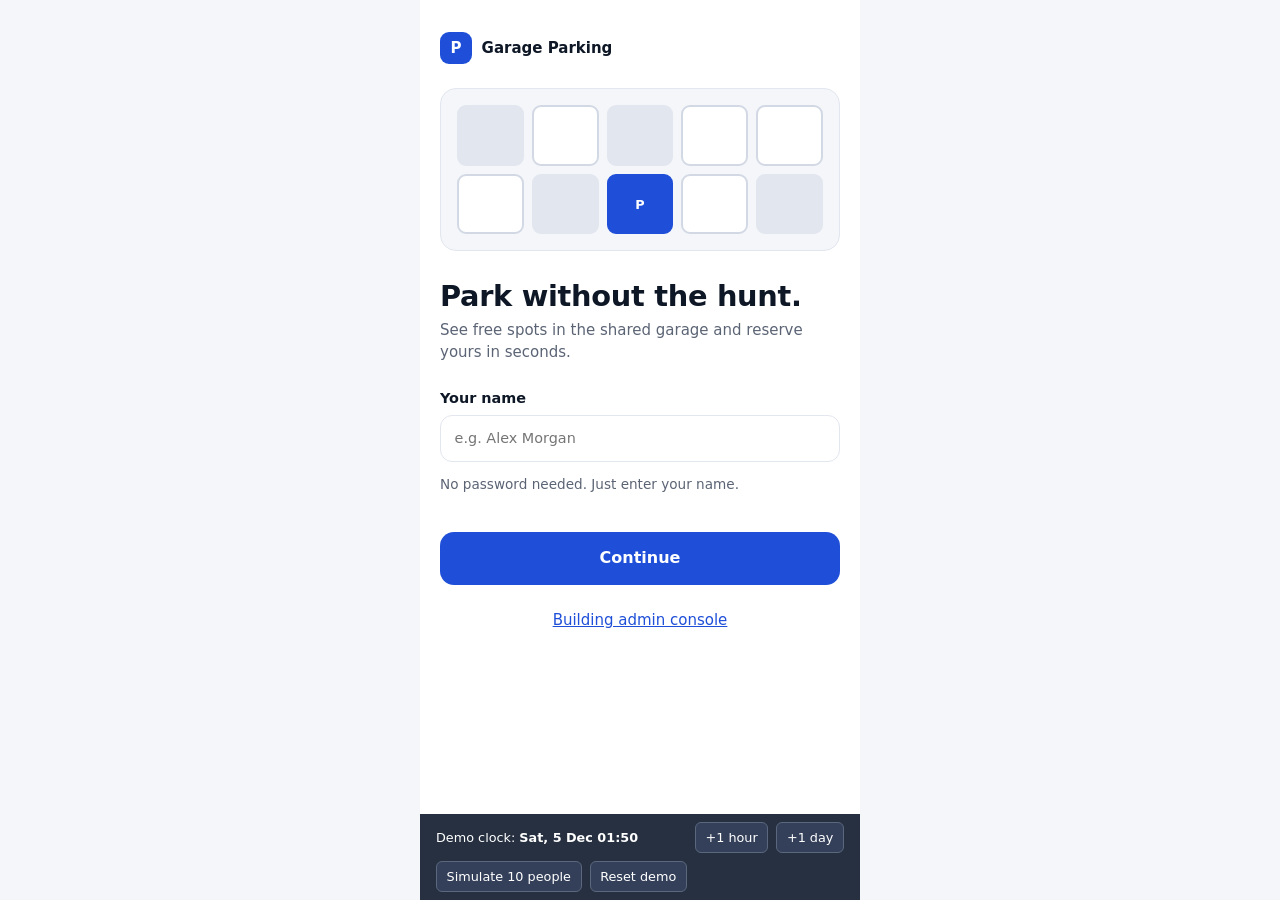
<file: mockup/index.html>
<!doctype html>
<!-- Screen 1: Sign in. Drivers identify themselves by name only, no password. -->
<html lang="en">
<head>
  <meta charset="utf-8">
  <meta name="viewport" content="width=device-width, initial-scale=1">
  <title>Garage Parking</title>
  <link rel="stylesheet" href="style.css">
</head>
<body>
  <div class="phone">
    <div class="welcome">
      <span class="logo"><i>P</i>Garage Parking</span>
      <div class="hero"><span class="t"></span><span></span><span class="t"></span><span></span><span></span>
        <span></span><span class="t"></span><span class="p">P</span><span></span><span class="t"></span></div>
      <div><h1>Park without the hunt.</h1>
        <p class="muted">See free spots in the shared garage and reserve yours in seconds.</p></div>
      <form id="form">
        <label class="field">Your name <input type="text" id="name" placeholder="e.g. Alex Morgan" autocomplete="name" required></label>
        <p class="hint">No password needed. Just enter your name.</p>
        <p class="error" id="error" role="alert"></p>
        <button class="btn" type="submit">Continue</button>
      </form>
      <p class="center"><a href="admin-spots.html">Building admin console</a></p>
    </div>
  </div>
  <script src="store.js"></script>
  <script src="ui.js"></script>
  <script>
    // Already signed in: go straight to finding a spot.
    const db = Store.load();
    if (db.currentDriver) location.replace('find.html');
    UI.demo(db, document.querySelector('.phone'));
    document.getElementById('form').addEventListener('submit', (e) => {
      e.preventDefault();
      try { Store.signIn(db, document.getElementById('name').value); location.href = 'find.html'; }
      catch (err) { document.getElementById('error').textContent = err.message; }
    });
  </script>
</body>
</html>
</file>
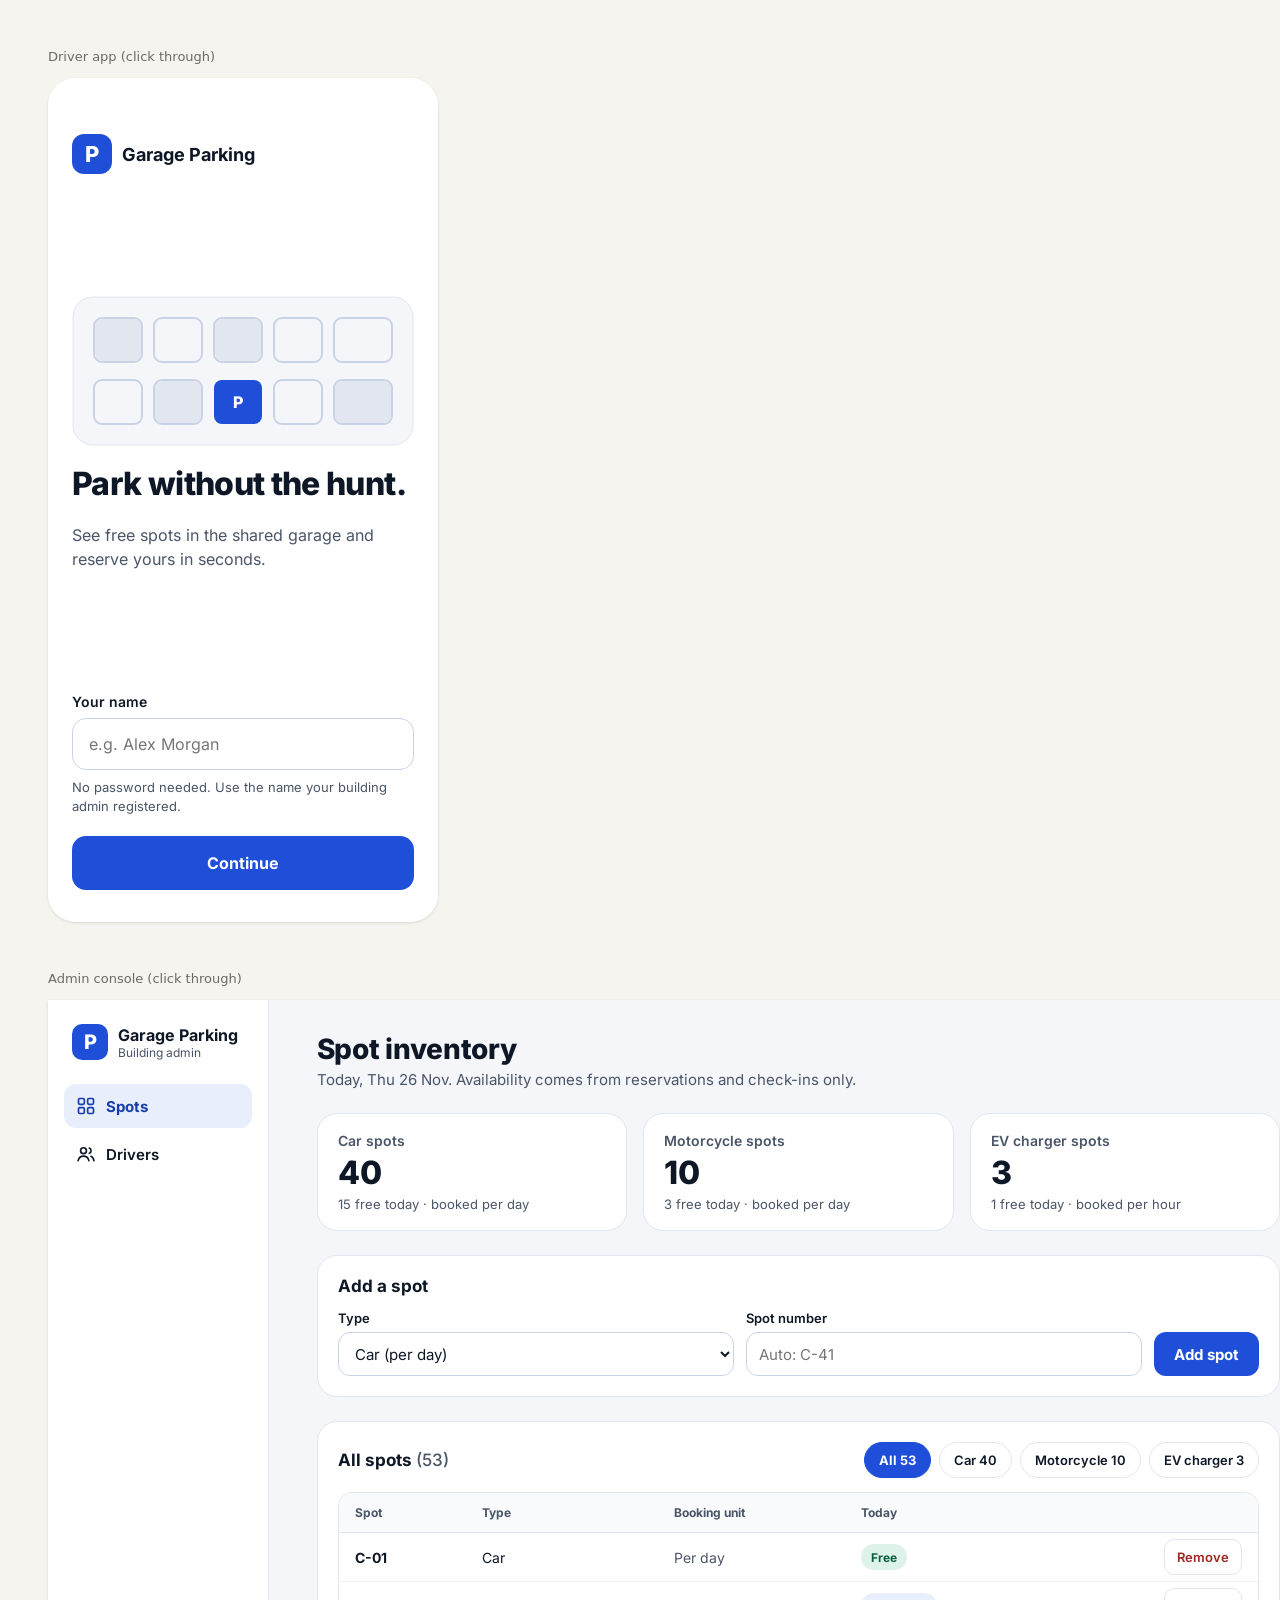
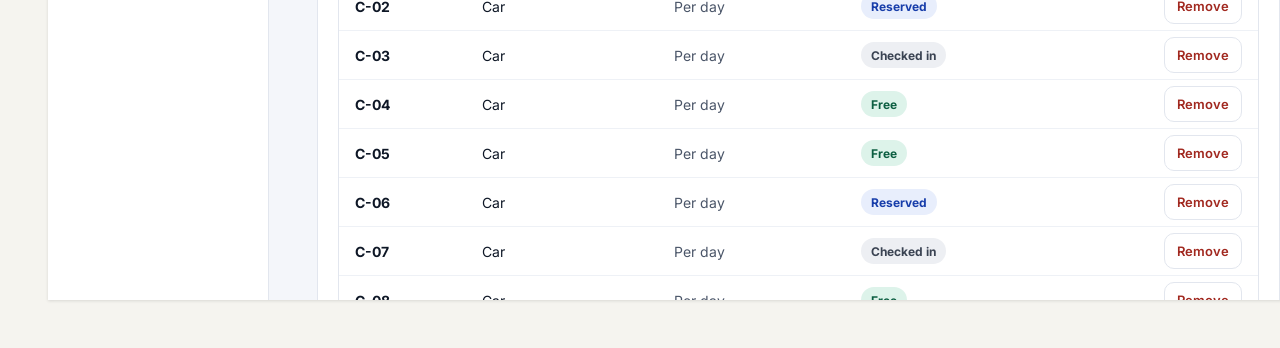
<file: Garage Parking App Prototype.html>
<!DOCTYPE html>
<html>
<head>
  <meta charset="utf-8">
<!--
Some of the files packed into this page (the "__bundler/manifest" data in this file, unpacked by the page’s script when it opens) are font files downloaded unchanged from Google Fonts (fonts.gstatic.com) when the page was saved. Google Fonts serves each family in pieces, one file per range of characters, so these may not be complete families. Each family’s license follows and still applies to its files. If you pass this file on, keep this comment in it.

Inter

Copyright 2020 The Inter Project Authors (https://github.com/rsms/inter)

This Font Software is licensed under the SIL Open Font License, Version 1.1.
This license is copied below, and is also available with a FAQ at:
https://scripts.sil.org/OFL


-----------------------------------------------------------
SIL OPEN FONT LICENSE Version 1.1 - 26 February 2007
-----------------------------------------------------------

PREAMBLE
The goals of the Open Font License (OFL) are to stimulate worldwide
development of collaborative font projects, to support the font creation
efforts of academic and linguistic communities, and to provide a free and
open framework in which fonts may be shared and improved in partnership
with others.

The OFL allows the licensed fonts to be used, studied, modified and
redistributed freely as long as they are not sold by themselves. The
fonts, including any derivative works, can be bundled, embedded,
redistributed and/or sold with any software provided that any reserved
names are not used by derivative works. The fonts and derivatives,
however, cannot be released under any other type of license. The
requirement for fonts to remain under this license does not apply
to any document created using the fonts or their derivatives.

DEFINITIONS
"Font Software" refers to the set of files released by the Copyright
Holder(s) under this license and clearly marked as such. This may
include source files, build scripts and documentation.

"Reserved Font Name" refers to any names specified as such after the
copyright statement(s).

"Original Version" refers to the collection of Font Software components as
distributed by the Copyright Holder(s).

"Modified Version" refers to any derivative made by adding to, deleting,
or substituting -- in part or in whole -- any of the components of the
Original Version, by changing formats or by porting the Font Software to a
new environment.

"Author" refers to any designer, engineer, programmer, technical
writer or other person who contributed to the Font Software.

PERMISSION & CONDITIONS
Permission is hereby granted, free of charge, to any person obtaining
a copy of the Font Software, to use, study, copy, merge, embed, modify,
redistribute, and sell modified and unmodified copies of the Font
Software, subject to the following conditions:

1) Neither the Font Software nor any of its individual components,
in Original or Modified Versions, may be sold by itself.

2) Original or Modified Versions of the Font Software may be bundled,
redistributed and/or sold with any software, provided that each copy
contains the above copyright notice and this license. These can be
included either as stand-alone text files, human-readable headers or
in the appropriate machine-readable metadata fields within text or
binary files as long as those fields can be easily viewed by the user.

3) No Modified Version of the Font Software may use the Reserved Font
Name(s) unless explicit written permission is granted by the corresponding
Copyright Holder. This restriction only applies to the primary font name as
presented to the users.

4) The name(s) of the Copyright Holder(s) or the Author(s) of the Font
Software shall not be used to promote, endorse or advertise any
Modified Version, except to acknowledge the contribution(s) of the
Copyright Holder(s) and the Author(s) or with their explicit written
permission.

5) The Font Software, modified or unmodified, in part or in whole,
must be distributed entirely under this license, and must not be
distributed under any other license. The requirement for fonts to
remain under this license does not apply to any document created
using the Font Software.

TERMINATION
This license becomes null and void if any of the above conditions are
not met.

DISCLAIMER
THE FONT SOFTWARE IS PROVIDED "AS IS", WITHOUT WARRANTY OF ANY KIND,
EXPRESS OR IMPLIED, INCLUDING BUT NOT LIMITED TO ANY WARRANTIES OF
MERCHANTABILITY, FITNESS FOR A PARTICULAR PURPOSE AND NONINFRINGEMENT
OF COPYRIGHT, PATENT, TRADEMARK, OR OTHER RIGHT. IN NO EVENT SHALL THE
COPYRIGHT HOLDER BE LIABLE FOR ANY CLAIM, DAMAGES OR OTHER LIABILITY,
INCLUDING ANY GENERAL, SPECIAL, INDIRECT, INCIDENTAL, OR CONSEQUENTIAL
DAMAGES, WHETHER IN AN ACTION OF CONTRACT, TORT OR OTHERWISE, ARISING
FROM, OUT OF THE USE OR INABILITY TO USE THE FONT SOFTWARE OR FROM
OTHER DEALINGS IN THE FONT SOFTWARE.

-->
  <title>Garage Parking App Prototype</title>
  <style>*{margin: 0;padding: 0;box-sizing: border-box;}body{background: #faf9f5;display: flex;align-items: center;justify-content: center;min-height: 100vh;font-family: -apple-system,BlinkMacSystemFont,sans-serif;}#__bundler_loading{position: fixed;bottom: 20px;right: 20px;font: 13px/1.4 -apple-system,BlinkMacSystemFont,sans-serif;color: #666;background: #fff;padding: 8px 14px;border-radius: 8px;box-shadow: 0 1px 4px rgba(0,0,0,0.12);z-index: 10000;}#__bundler_thumbnail{position: fixed;inset: 0;width: 100%;height: 100%;display: flex;align-items: center;justify-content: center;background: #faf9f5;z-index: 9999;}#__bundler_thumbnail svg{width: 100%;height: 100%;object-fit: contain;}#__bundler_placeholder{color: #999;font-size: 14px;}</style>
  <noscript>
    <style>#__bundler_loading { display: none; }</style>
    <div style="position:fixed;bottom:12px;left:12px;font:13px/1.4 -apple-system,BlinkMacSystemFont,sans-serif;color:#999;background:rgba(255,255,255,0.9);padding:6px 12px;border-radius:6px;box-shadow:0 1px 4px rgba(0,0,0,0.08);z-index:10000;">
      This page requires JavaScript to display.
    </div>
  </noscript>
</head>
<body>
  <div id="__bundler_placeholder">Loading Garage Parking App Prototype...</div>
  <div id="__bundler_loading">Unpacking...</div>

  <script>
    document.addEventListener("DOMContentLoaded",async function(){const h=document.getElementById("__bundler_loading");function m(r){if(h)h.textContent=r}const q=/^(font[/]|application[/](x-)?font-|application[/]vnd\.ms-fontobject)/i;const $=/^[\w.+-]+[/][\w.+-]+$/;function P(r){let a="";for(let c=0;c<r.length;c+=32768){a+=String.fromCharCode.apply(null,r.subarray(c,c+32768))}return btoa(a)}window.addEventListener("error",function(r){if(!r.message&&!r.error&&r.target&&r.target!==window){console.warn("[bundle] resource failed to load:",r.target.tagName,String(r.target.src||r.target.href||""));return}var a=document.body||document.documentElement;var c=document.getElementById("__bundler_err")||a.appendChild(document.createElement("div"));c.id="__bundler_err";c.style.cssText="position:fixed;bottom:12px;left:12px;right:12px;font:12px/1.4 ui-monospace,monospace;background:#2a1215;color:#ff8a80;padding:10px 14px;border-radius:8px;border:1px solid #5c2b2e;z-index:99999;white-space:pre-wrap;max-height:40vh;overflow:auto";c.textContent=(c.textContent?c.textContent+String.fromCharCode(10):"")+"[bundle] "+(r.message||r.type)+(r.filename?" ("+r.filename.slice(0,60)+":"+r.lineno+")":"")},true);try{let A=function(e){if(e.origin===window.origin)return true;return e.origin==="null"&&(window.origin==="file://"||window.location.protocol==="file:")||/^file:/.test(e.origin)&&window.origin==="null"},_=function(e,t,o){const n=new Blob([o],{type:"text/html"});const s=URL.createObjectURL(n);p[s]=n;e.src=s+t},R=function(e,t){const o=u[e];delete u[e];if(o)for(const s of o)_(s.el,s.frag,t);const n=f[e];delete f[e];if(n){for(const s of n){try{s.postMessage({__bundler_page:e,__bundler_text:t},g)}catch(i){}}}},B=function(){const e=[];for(const t of Array.from(document.querySelectorAll("iframe"))){try{if(t.contentWindow)e.push(t.contentWindow)}catch(o){}}return e};var K=A,G=_,H=R,Q=B;const r=document.querySelector('script[type="__bundler/manifest"]');const a=document.querySelector('script[type="__bundler/template"]');if(!r||!a){m("Error: missing bundle data");console.error("[bundler] Missing script tags \u2014 manifestEl:",!!r,"templateEl:",!!a);return}const c=JSON.parse(r.textContent);let d=JSON.parse(a.textContent);const S=document.querySelector('script[type="__bundler/page_order"]');const E=S?JSON.parse(S.textContent):[];const O=new Set(E);const w={};const g=/^https?:[/][/]/.test(window.origin||"")?window.origin:"*";const C=E.length>0;const l={};const p={};const v=/^[0-9a-f]{8}-[0-9a-f]{4}-[0-9a-f]{4}-[0-9a-f]{4}-[0-9a-f]{12}$/;const u={};const f={};window.addEventListener("message",function(e){const t=e.data;if(!t||typeof t!=="object"||!e.source)return;if(!A(e))return;if(typeof t.__bundler_need==="string"&&v.test(t.__bundler_need)){if(B().indexOf(e.source)<0)return;const o=t.__bundler_need;const n=w[o];if(typeof n==="string"){try{e.source.postMessage({__bundler_page:o,__bundler_text:n},g)}catch(i){}return}if(C||window.parent===window)return;const s=f[o];if(s){if(s.indexOf(e.source)<0)s.push(e.source);return}if(Object.keys(f).length>=128)return;f[o]=[e.source];window.parent.postMessage({__bundler_need:o},g)}else if(typeof t.__bundler_page==="string"&&v.test(t.__bundler_page)&&typeof t.__bundler_text==="string"){if(e.source!==window.parent||window.parent===window)return;if(!(t.__bundler_page in u)&&!(t.__bundler_page in f))return;R(t.__bundler_page,t.__bundler_text)}});const y=Object.keys(c);m("Unpacking "+y.length+" assets...");await Promise.all(y.map(async e=>{const t=c[e];try{const o=atob(t.data);const n=new Uint8Array(o.length);for(let i=0;i<o.length;i++)n[i]=o.charCodeAt(i);let s=n;if(t.compressed){if(typeof DecompressionStream!=="undefined"){const i=new DecompressionStream("gzip");const L=i.writable.getWriter();const z=i.readable.getReader();L.write(n);L.close();const N=[];let j=0;while(true){const{done:b,value:T}=await z.read();if(b)break;N.push(T);j+=T.length}s=new Uint8Array(j);let I=0;for(const b of N){s.set(b,I);I+=b.length}}else{console.warn("DecompressionStream not available, asset "+e+" may not render")}}if(O.has(e)){w[e]=new TextDecoder().decode(s);return}if(q.test(t.mime)&&$.test(t.mime)){l[e]="data:"+t.mime+";base64,"+(t.compressed?P(s):t.data)}else{const i=new Blob([s],{type:t.mime});l[e]=URL.createObjectURL(i);p[l[e]]=i}}catch(o){console.error("Failed to decode asset "+e+":",o);const n=new Blob([],{type:t.mime});l[e]=URL.createObjectURL(n);p[l[e]]=n}}));const M=document.querySelector('script[type="__bundler/ext_resources"]');const W=M?JSON.parse(M.textContent):[];const U={};for(const e of W){if(l[e.uuid])U[e.id]=l[e.uuid]}window.__resourceBlobs=p;m("Rendering...");for(const e of y){if(O.has(e))continue;d=d.split(e).join(l[e])}const J="\x3Cscript>window.__resources = "+JSON.stringify(U).replace(/<\//g,"<\\/")+";<\/script>";const x=d.match(/<head[^>]*>/i);if(x){const e=x.index+x[0].length;d=d.slice(0,e)+J+d.slice(e)}const k=new DOMParser().parseFromString(d,"text/html");const D=e=>{for(const t of e.querySelectorAll("[integrity], [crossorigin], template")){if(["src","href","srcset","poster","data","xlink:href"].some(o=>/^blob:/i.test(t.getAttribute(o)||""))){t.removeAttribute("integrity");t.removeAttribute("crossorigin")}if(t.localName==="template"&&t.content)D(t.content)}};D(k);document.documentElement.replaceWith(k.documentElement);{const e=/^about:blank#([0-9a-f]{8}-[0-9a-f]{4}-[0-9a-f]{4}-[0-9a-f]{4}-[0-9a-f]{12})(#.*)?$/;const t=[];for(const o of Array.from(document.querySelectorAll("iframe"))){const n=e.exec(o.getAttribute("src")||"");if(!n)continue;const s=w[n[1]];if(typeof s==="string"){_(o,n[2]||"",s)}else if(window.parent!==window&&!C){const i=u[n[1]];(u[n[1]]=i||[]).push({el:o,frag:n[2]||""});if(!i)t.push(n[1])}}for(const o of t){window.parent.postMessage({__bundler_need:o},g)}}const F=Array.from(document.scripts);for(const e of F){const t=document.createElement("script");for(const n of e.attributes)t.setAttribute(n.name,n.value);t.textContent=e.textContent;if((t.type==="text/babel"||t.type==="text/jsx")&&t.src){const n=p[t.src.split("#")[0]];t.textContent=n?await n.text():await(await fetch(t.src)).text();t.removeAttribute("src")}const o=t.src?new Promise(function(n){t.onload=t.onerror=n}):null;e.replaceWith(t);if(o)await o}if(window.Babel&&typeof window.Babel.transformScriptTags==="function"){window.Babel.transformScriptTags()}}catch(r){m("Error unpacking: "+r.message);console.error("Bundle unpack error:",r)}});

  </script>

  <script type="__bundler/manifest">
{"b82f56ca-9184-43e7-b86f-5613c8fb72c9":{"mime":"text/html","compressed":true,"data":"H4sIAAAAAAAACqS555LcSJIu+v88RU3N3j5VC3ZBJBKC7JoxyIRGJlQKDncMWouEBrr57teyBMnu6bln9x7SaAyEcPfw+Nz9i8hf/sLqjHXec3dJXxZ/+1+/vP8XusHf/tfd3S9l2Lt3fuK2Xdg/3w999DNx/zLQp30R/m3ntm4c3u3dNk+r+C5o0zFs79ym+QV8nXCb2vVLEf7tP38t3TZOq4930KfGDYK0im9Nr55/7tL15cur2yBsf/bq+dNXrw6WXz3Xz+O2Hqrg491fIzcio+2nIO2awl0+3kVFOH9yizSufk77sOw+3vlh1Yftp2zo+jRafvbrqg+r/lt/mVY/J2EaJ/3HOxiCxuRTVFf9z5FbpsXy8e5nt2mK8Odu6fqw/EAXaZWrrm++fPJ11X/o3Kr7uQvbNPr09a///Kc3VEERtv8save2mV+bukv7tK4+3kXpHAafvLrv6/LjHQI186f2Ve1L+6b14x28aWYQfkL/R3r9uqjbj3d/xTDs0++dE0XfvUo08x2MNvOnN4e2bpAO3Uv/q78TN6inj3fQHdzMd2gz37Wx5z5AH17+PsHI46f157QKwvnFURD0u/32yVB6lZsW/7LjtOrC/naoUxr0ycva/+fTDx7/f/4vDu/PoPDNSJIkyT+38a4b41//rTm1l4V+/3OU3vTUVe+m1e/ENIXrh0ldBGH767vrb6pecNOla/jx1c9ffwFfQX6De1V3fps2/e3jG/r/FS93v95980ZVV+Gnux+l3N39EqTj3cv38/03R/8OWTDSzJ+KMOpfWy+w+r9A1cvOfnDzCyaQ7fbD+z/oiXz8BjLshjHkXzCG/R5i/wZhEPEdYa8Au3/d9N2dlaTdXXNLKm14HdI27O4kd3TNF5fe9fW7055enQQG6fjidfC7238BX9PXL7cc8jJ4c2UaPN//6cne/015O5F/m82enp6+a/pXYW8nev83u2pc/7b2+4KXBPgDHoLaH8qw6p/cIODGsOqVtOvDKmwf7lldZV5RfzMoDO4/uN1S+XfRUPm30394/NWvq66/S56/SYnDnivCW5NexODhT4x6/PS+/q58aB9/TaOH5DF56sO5f9P23H59lXt9Bv/r4Qajz+CX3274SX33tvAz+OVh/vnx7y+w/8PAWAX/eCq7n29jr+H0CKafXuX9xzP4X5//MT0BP38BPoNf3pv/AX43aX8zqQj7O/f5/v5TVLcPtw//Gfrk/9I+FWEV98knH3jeIDhGPP7qAs9m394cHLV1ySRuy9RB+HQzaXmohqL40D51g+e2rbs8+B984HXd49c27Ie2uvP62n1wH79OaRXU05+cQdi2dXv/4ZvLXx32l/apDLvOjcOffvpL+/Qy6aef2qfebeOw/976y/Pzq+TXk6qL8Gly2+rh/vPrqXy5a8OuHlo/vIvctAiDG6BvB/Xx/sO7jKfejTW3DD+8bvThW3/X+r/99u0racPot9/u7x8fP73u7evotnfud2TcwP/bb98+3xtvaPl0m+3/d3AUtu3942+/uTcnh1XAJGkRPHxb57eh24dvSx/ug3S8WeQ//T5AbjI++U8v2ezJ7zornPv/ZlZ7LZw/JDjkLcEN6c9lXdVd4/rhh2+tHxPYXxEXRuDte3qLIsIlvnMPGPrzKkl86/l4y11dXaTB3V+3PuIh4bekRb5UnClJ+/DnF70fmzb8eWrd5lPpzu8sA71xjHoM26iop4/u0Nc3L/wYeQ+/+/z7776AP0H6Aww9fry/fwS+I+oeePiGzhd8LE34eOuL0iKs3DL8+/3dwz3w/fupK1I/fIA+YNAjcP/xNlSkVVjVwP3j/U341w99O4SPn/p2eQlN6vlbOIQv4RA+1W0ap9XzO9zfvh/fouy2/A2Vdz/Mvb8F6P1PPz38btFt4GbaRxC8/+23t6Gifk0wT01b97VfF99m3bAI/tfrgqc+7Ppv1jz+9NO/CH7R+PXDP3/YwYf+Q/2eSKvnKpzu6KL2Hj7XXz78evPdx/vbGYA3Inz/9fEtk3XPtqG8gV1/yXK2oTxUj5+az92X5+pTeIvO5w7ov34wfqfrXVP9PHwOv3wKwiLsw7uXdho91I+3jPem4q6O7urHfz50T2HxoXuKWjf+0L8bUD1HP6yP3tZXj7/+QUD1+Ovt2Lqnpu569RUVD7/+UPfcOPwYfviBKYVz/7H/+iF+/Oq7vZ88pI+/fv369esH+vlf6k74/PnLp+8K+5tC6pZqXzD6PSlch7BdzLAI/b5uqaJ4uE+j1i3D+8fHV/PS6KF/emN4x9eEGT41Q5f8S/ebUfXNqHdEfX1JXvIz9WH3/M8PwrPx4fBMv/mpff5zKx7+92sR/nw74h9SE1i6VRqFXX//5X+/+9r9n8row7Ip3D58kfFSLn777S/u46/lwz13KxUf78q0626U4nXFXeD27v2ruluNeKkn34pE++VOfZvevbEeN+7u/jEgEIzevdvLFR/vP/zlL+2H+3ftbz3ut4Lwuhv/WTJ17am5XeFuxeR7gnn8dIvu4Mdx9/fjrxLM/6k/biD750sK/cGr3LP59x80mb/T9PHzl7dp+ktImmH/wL2vnJ5//frWjJ/B/0r6vun+/vFGKMAvbzngd4H/Uhb//ruuj/f/ef8mgnnm3njF36C3ruK7guZ7c7yxF+hn0v05+vIr8fXnb230v9GGka//Ab4JGr7LjG7Nf0s+3rL4D/QjfA+9/jl8uqHmBV79b7/dXF5HdzfGcf9Ku+5/++0v4dMru3hLxC+TqYfw8Yfv94VP31NAFYbBLVl2L/Xm/qefxlen/nHO40vypx8en16KoH4rBG/6foHeVbynuz8u/pbHps/1lx8MqX7Q/Joc3oX+f6aw+o8prPpDCnuLgTR6YL5VlcZtb0X3G0n7ncndc/RmWfeyz+5Pd9m9pqlvXZ++63mtC095uHQP0eM7xp5hhHhXdFPw/Pl97ZdPvzPr32335ryP9cvuwqIL7/78DG9O+T+d4W3O408//cnqmwd/dw7p911/47Rvdv6fvHnD3L+ovUuru+Hxp5/+fCT6BlDjX8Y//NHOx6/fqvLy/KPP/cdP5cP9tyvY3T2wvB0CcH/ndl3Yd09PT/ePn9zJTfu7fVuXaRc+uUXxsDyVbvPwetsKn//2Leb8W529YfId1W5few/9SyR+r8y3hGWnVU+81MKH+k3r47frTPoMfUp/ee//lALAY/U5/fJcP/lvvI7qH9LXdNw9v4bpk1+XTRt2XRi8HMfbqbHhe39aV2bfhm55SwFDFYRRWoXB/XvCSF/M+pPpD/fxmjb37+Yrz+nT1Ka96xXh7RZwbNM+bB/eh9fn9KkN3eB92Ajd4GVYeVkV3jiQ8uQXdRd+W6PdaMJtL9kzdOPIRfjwQihfLfs1qKvwo/dhdIsh/Gh9fX49jvVFzcNL/fQevTZ080/aa7BZj58y4Nl6c9/X7o8Oz149Jz5DP5AT70ZOtMdfu6cu7B+8D+LjJxF49t6FvMTSHy5pf+Ksu6ru79zRTYubAz68wujuHgiB+7vSXV6G27C6VbrHry9J4Clxu1vG/XX6HH55sfR22bmJfvHbU/DSeuh+zBzX91gt0/IWof/xu+/HX4ubqPsb6D7eA6+9wP0nz+1CDP1wD/wOLH/fP3SPH98g+n2X74B45brdO9d9Ffb18dOLij/juOmN495GvzynX7+zsT9QF/7bbfZ1fz866uP9h/r3wfJqxH/fhuq7DdXXr4/vwtT/KS8J5/6f7xfw7gdqcnxWf6Qm6r+hJvateH9HWHhD2PElOIvP4dMwpMGXR/tz+JQGX56/9bw/Nfzzm+bb7rvn5pasjBfovL4X3T/+UfbyIvsbom7EOK2G8FPwHDx1TZH2D+HjU1an1U3/l8c3vic93/9j3jBvb07/or27e767B152+5rt02h5sB+f2vDlSewB/OUfIBh/uP/lH/8Ab/fMT7/8A3yT9c6g5ufgqXwBAvjyQ8Hn//rbl//8G5i+xO78/bIwv1ZQYP4MfXnPfS+2v90/w0dAAt4/w3f789fEpav722HcQublVPi2Lt9eRIIPP1zR3s+Qfb4l7j9cTsI/uYp8Tqs+jNu0X758uPvst3XXvXLELx/uvhH5V6rz+b5r/fsP97e3lvsPt48u7O8/3B4u+rC9//ASkvcf7ufb6+rHl1lfnrq6DB/q57+B/+UVtfcRTN+DOQ57qu/b1Bv68KF+fH28efy1f2rDsh7D72P33yy8f/z0J8M/2Hz/+PWlWNzuy8Xt1ehWxb/t4qefvl2nHtnvV6vHr18/sQ/546d/9zj0DoZj2icP+R9HHz99O2Hwv1yvHvqPXuFW+V8f/m/Y8uPDX5/+8/Hv30hz//u7Zv3/6675nnTCp3AO/Yf692fwcrqv5/DCWqrvIfZOCafP1Wf4y498tfsdT/rnQ/2h+ox8uQn50H1naL+jSN8Y1E8//YX5Xp+HN9kPb43n9LffPn95fK15v4bFx/rD7Q3g47v8r69Wpo/965TbosevX//go/7x1/8prXwLPP75z/z7GvvdvyQn/vvN5N89Br4u/V1eq16j0n0/g+6xv9Xn72dSPd2eqD5UTy/04Ab/H5/Lwh+/bt546F/eu15RP/eg53phcf/bb3/ozrr5/sZ8b68031HRfH7peMul93+9f/wMffnyB5XV31/5SfXS+/D48eXz4bUzCm9Z8FXs49uEP4vYF6B9/X416lr/77cs98ZBH77d927PN091dXsSfr41Xsrrc/X18ePtJetT+LvI7B9f35Bebam/fscdfXPDN6b/Y+dT37pVF9Vt+fqLiuXGL4h+t+D+G3z+7fSHx3ce0H5/4rgb3nn3x7vbi+LbVfZf3jjo1weQ19l3L523t+8XUv/yW8l7sfnhh5O7f/tm87f/9eu9H7pbLIjgn1EUJ35GcQT92QsD72ef9EMCIkliswnvP/56fyMZ92+Pe5k7um/o/HD/nTvdf7zx1Le0/vFeQDuRevvDXA0y3I6uNnoTCACVqqFddxYnVSkhzdUSCLHMpkN6M2iH4spb56mf5tYVpQNxQJUBXElB0zK6DzbkvooXRNL7RaKRYNjU5BYfFW0bjdUGIyIdV5nmvPWDQ78UU74LN7M41CRBOZshx9VKmqSEcCVC2mwCvi7dcOm4lp/AJj0O5j6KfAH02Vm/muoR5ssdZENoQ+D4gkX7E0xgKuyJFxWXxasUFFffazDa6K6WCG7IYXEr1rjw3JTAmJCKJ4QcJl/ZHojKw1LbYzIg75awxOMUbkTLQy9QTaSV2nFKJVamscH0WCnMwisb/6L4UmPW2lGA/K5aTivUYmOam+ct2U3KMY/[base64]/YHnjVZcJMGZJeUBqRXC/8IJmgFcgpwKlBRMiJWJSinyxKNxf8abS3fqJESpzCW1uni8ORsIa4PVfVOs9qGtkgb6eMfClqCWvH+cBXJ8OljL4M+Z72kaNrJnW+76Wq36cACowngN/vabbvR4o/nftKoX2Ix4cAA5QMvjYX2biyeLNhZQU2fPUkjDCpClfWMHygcudmS6qkUNUXf1TnbKhQnCDXVeiNpT5TBcMIwXREq/W6a1UHia4yF8N60HAFvy+AKkdBnLOQHOCnruP0M8d3p7XHwCg5HKvkHBGStRAynyEHw5D2o18HpXAezyfRTiKyX3XjqCWcSu+JaFtK1MDuEQQGaHBtPceawEmJHayPHCyRD/OIUJvswsLqtRKmOu0gRFpJItz3u8lnMpcGeLFoOhBQ8PGygBsX2wnbhLOB7UDih3qqkcjfV+02jEcAkcp95/NchJJVUAwYcW2lneTtnKN0zS+7fhyTjD6G13rCPf1Sz0LBauRkMXt+jkgxnZVN1fdduANViTuqQOfRp43bg9OWDjVzf8SFixGDxcbvYMWnRVnFTHrX6+IcWRW5AFF3XCW/o4zhIAyn7NRsrW3U1NW0kTAFZBwvLNONTxKrVKw5vzEvSSLAYREAAr/ZdrQ14oE1Yjy6HzC0l7ecVRMWHAamIyzweddrqT4hWbmp6CWbdLFxl7rpCncBJcHB1WaNrymqlGhS5DoPghzapes+XxL2AFWKmDa5PR1lNFh7MQ9GPAWIiMxnB0pXWjcTzFeCiJWdfhNGYrGEIb02y0Je2AAq5WNXHCdTl8/bsQc3Aau1VLwuCRQGUZ4uYYmABOiaSqPMiUpFLFuTICGxIZigx4NUeYRQUnx3VnQ5ri+XvAMCCmETfeqKwWV5rsGWZK/[base64]/[base64]/[base64]/Exd4pi1LPibvpAwXcJj1p1MxkL9WeiCpyMjCes/njdYdzC49yq87DQ3E1Gg1RqXXJrZTUeUoroOHAYkhayXsqIk5mVxcbcoGUAKiRPT6ee7DxTb6e6P3Rm2Z10faStanAUN+ObOqbZgoGS48QzigNaYfZDeuf0Euan8OLmKY0fMWM2NXw0T+cCmoc1emI8bFAy6ZhEeAed2YcbhZOmCp9Y2/Mor02UjgpgVzQ/Fxhxwuz2s1e20MyIawiz7qINe2tnOJavaYF/OyLO2aU6bDtY9K/SJcQsJNVTTew2s9LKkqBZeZRcj5qC1Cn9Bkik4yB9cCmlBMudUttxknWJ6aZnDuSrpZgO5RjOwn7uDZ5fHNer6q48tGgxB12UOYzRGJefh6ua0nytl/EIVMsm6XfkRlRQA5Pj2lqbffoLIylcEDKzbUgOpTfG3ju2uGEC9qhGnNzpRrRR0PM5Ze8AY7UwHBbKjJpNtC95CSUYCJZ/EJm/[base64]/mcxNISRO3YJ+GeT3aW6EnklBEhrCyQh53WSWxXOLLA3TgALVeSo+twuequAn7ajijfmdxOvqxQTV5wdmeA9kmZ+FAVyQY9baZLHPOXCHKkKV6XAw1YiyNWQKcxFKTQyQz5q4Dal7Ss+rI8MhB0WtADKHambErL4QQNUy5Ng9/6XhKeLR/RRsxfj8p24ULzLOaSr1ztUjuuu91GjnFkZGF9gk0+H32Yywuhw9KwOaXVDA9CFh656TBEKR/GSsUw3HYVTXMzgFlDbqJpwE7YprPAwBqjSiM9UI6TDcDhOl7LwxZ1wK2z4QRKRkO7py4OvkFZxNzlpDlCpF0mJ1SHenqqDRyt825u0ZRoUrrdSOjhAG/2nmdxx2OOHwQ/4baK54Fbtz6eCddNAldmT9TmwDP8uCEp/RjPnQyteUqGNHE69iIfX3ssy/GRZ7ceNp6N3Sg51DUWuJ5DmKyAazuk8TjOkj2TWDvcyeEOGZzyzIJOeJVOuT0mGaXRC2nSXmZzqYxtV8PhzSOWjDkSJMt1hGIbEiy9Q6y4FeMAOw6GTM+rhxtYqx/O/M4jms6M+32t0uoc21sXD7Q9AODkxschIMKV7Bpqfuxr5rkBRMCONV9fTuDpwsJkemTtMICitNKu7jzIVuwXKgroiYNmsk5CSXbgN60hJ8Up3QbQsMZ5EjkGPdXM1R1DYSR3gyc4reHSmXrZtUxRuwPeB74rVmoJp2qzU4gSP126JuyD4cqxO/4YU5ienIM+kCUZOGpoLMlQK9TlYAVt1bRUdKltb4iToHCY3eFgOrhZO9XW3uuXtpTsQDOuuJJxmi1isxGLq3SOQw0/[base64]/[base64]/Vuwt9gTuy9kjuepa4va7nKbFNXfaSoHF/vahLX5mLmpwk9eroTly7+lrgaygujb0NIz89akJITeFhbCxLkY/xeYRtd9ORhd2zZzmMe/[base64]/rLJA8XlKx/bQNp+y1cotp/aNZVdmOrI/HBFuJ076hqmwsPxSkiFroUqxrUnVAKmqxypIefZYnnoSpswNP608kB9neOLZx4UKrSBQzIKAKtte47os/IUHleLPRhFUu+iVS52CqhfOz/gdSXQ9ibIDEdI8iuDzWXcs90CkwsTq+JI7C4qpZ/OO1H1KX4V1YsMdUvlxVe7nEePLgI+6JgAikqELM4obCoQck3Eg+MaOYXEZu2dyfUQ4ZPRCSg5jRuwtKqsIjfSBPqbaDPjoF+xAJbRGzA+XIUruTGAwdlieFtu8LSZEQbTSXq/bDh00FP8evKyc2X6w5SWDnyRWxnEKYdpokCFcLSGXYLdIjgEHrxxxelLQbnYeimrKMQqF6/RLgBFbGzHzIHPkRTDuw0yN0EtwRs8rQIAwpZ2Hc/bHU9PW1g0uKuhLcpkhmQa97NuZuNAR/JV77CxrZqTM5Ft4praFJ/[base64]/ozek7Yl4eAgcgkAsxQ0vURROOiLayEVUJko3VrYPgiNRk1v/EJ9oh2oRYiM1F0y+ioniurpur/[base64]/[base64]/CJfLrp4WdJqh3YLVLFiUaMVfZ1lkDIiQhanbNcgAdcx6KBduK44AoW470WjO2q6bUdLim7PunR78KEHKNnxImpYemlfw6DyJPms6vxV2BBYoJ/odJK8eZF4QRWnbcHqlcf5gXSZoQM/JgaX0yYalq4ncqlN7ZJWNv1J5gtPy7Gjp/tj2QJuIS4qLu1xWc13mm2k2Y7ujvRmZeAWXqbGVbmlY1voaIYyvlNVbG/[base64]/RKIARWy1DlhO0rKphSFK9ytMUe2wmFVl6yAROOerS8eqN+0R1E2Rwcn4DtdVpWjk+42t8b1yFKy3E6zXedqcQh/OF4jVBsb0xgEpTytMGu+VeMkuHOpi8oRKobYpquhOAhxPQ9hjoHo/lWUbMijbOvInlWeuVfcWZijFtQ8fIDyZ/NrmZdjrRrac8zuWuFPIjcV4WWQNyKmIPrCZpW09fCk8/9/nYUKhidmsyDVjAWObayXAew8w5gjg63eqTc/ZVFt5MKpPmA9EhjqKfum18hZlK5vUr08lIghF5WqsgUxSr5JQN41wpQ2AZh83MoDOMpQoFhRCLigG6VCkzi43Q/Oo2tGRn1rmmipFaK3vMUSbLOCZMXbfpLeCwKryyVahRO6un0hKhtDkKSSshGkE4F3a7ahNfRvqlWyW4xiH/3FQ7pefpvuqrS7lDgqO+F9zUCnRcTfslgYtEF21WM2su5a8xJVwrRYQFCvH51ocSHeokdV/Jwsqn1xk75/ZiEdQQ4u5uP3c8d4bOZ3Vfu/1xr8Y17UmVvJ/mnbR6y+5MjeuW8whEW+BLx3TCVT/gqDhF6Ya84p5DlVR31abjqWPT3AUvHXtq8vLIyNGRcnkuYujER1CryheLF2T1fImt4uBUiaEXi6MA+cHn9mqqL2BhNEXcscaR9C9mfhy4qwEU5/[base64]/l6Q0XSnYSWWJpCQ6BdHqJF4ncQOybKLftqdey6kxnJxDumOoWtUXfO0xkxMsvE9ZRPNzogCpvRVcc824tIcyFAeBFpdzES9euquPqL6Me6L3SB1bLJnFKg4prXD1geYxy82L9KzE7sXeivmnIrMOuCqHLJuVQWCYM7VQopHXdG3JO+g4O7lyqmKlFqd44II6o/uWWPy6ymFqawtmA4P9rt9Bc9bwT26a1qdLVRwFCWJy8uUSQ4FyMiq6dEVh68Lq3edYxjUjuKrWgDtxcKKfjW0xqxjxdP887GFFT40oiuaXEB7Z+TQdoGtbcnghc44MuT0HJSNJqjN0tmdO8yIuTI0bEVSaikO3D1/JDIdTTgudUCXJ5xT51TDYZccwpXEpakNFAqMSQAxoU6g8gQ7m/[base64]/XgU7bL25DZLpc9djjHVsUHKkN5cYXwDHQp8RKtKsBJizjPLJQBImByx0UQfTPiAkNAjk2eshNRL357lRLilG9duNeq/pgPyWwJ2bmWDgO26WrksOUVI3UMiHXb/[base64]/[base64]/wBFrazIfYlewl7UjnBfaQ7AniyQWsMRYsJ00ZfWTSj4atWl+cptcrzMTIAkjTozh8KJ5iHay80+/[base64]/mNVK2GQLfWHUq5NV5Xo8MArGryi9M7GN5e5IgetkeAg24UDuvGyDkSg+T8RcjWuz84aS73MZdeF+2+xcazlnnHsF0YmwIU+e3Z0sb4uttWv9o3iUYDnYFgZrV21fDaqt9zugnzz6GPfmtesui3pxOGcYGrGhdADhWqQYWGubjiQqUivnUQC/1QIgChlh8gMiuJJb+Bjl43ZmMMNTex3qVPx6ri6y1/[base64]/[base64]/q6FR8y69TNZ9VhE5lcme083I8dsbC411AoFzn0jsz7ZGh6/ViGCQlZ46A2aaxbkKEhul+glDqkUlDyd8Z/[base64]/[base64]/[base64]/izKlIDUPW/KQg3bkr+4UyxsQq98FI0xtdW5O4mmYqd3i+9bz2QmrpsBOM0J4byed6Ch+OaN1NV3zZ62welwMzS01I2Og+dsETszMRpg7EE9Po/GGlMqCOW5pi+e16DAglG3aZfIHW0e13NHs9GZpfzYWXye1U93sLL1wtuy5wwiQVOrE9yvTZQcw2V1KXW20/UPKeKGh/hpUZIanM4BUZ7xaOQ5XusKjaNrzO/ab3h31dnB1JbuJeVBlmV8Mu6DJOTw48Etspq83IERPUA60QzgqPsC5v/[base64]/Loh8KuuOilXNU0K2kBD2I9X52QLAgCx8AIoSgqdS/wul8KqWBjTryVZ2RhOExZCp8ATPmCOict1WfOUACSsWJSXsxwTVv0JIzB6IdKhFbjxCg71ReNqaE9tZKkPo+DDCS5Cz6otJBPk75LVSdY3BbgyCUgmTS9JhDGHM/6Eu19D6DU/[base64]/[base64]/qpcloLgl2+TVVszMiNoxI8juwBDfoFaAHC3cV4B1RcnrCpHXFQbHrRtFeYAFWXAgLQU/[base64]/[base64]//[base64]/42J+WDKqZmhtvaOcXN6+yuxd9dZ+S8ruxg+vX9rYhfKVF/VtLDYRT0F7NyqVehlFfCFrxcBbFbzmDnjgkD301Y1MOTjz8xno7bTu7fnT3hCTNhx2J6eHJfI0xQrlbwSbW7SO4qlLDpcfHEPBrwM+PxujTmM7hotNnDV8NGMOuSPpAuQkJ6BXk5xbg4niXtULNoo9woVW6mglvcTHZvLd0EMJAyNw8Fx6x6b5qTtkX4OOXCznn/hCvbUpxm5A1xzn/jIiqdyPI5iEc27LGGV3IaeMGVINe8jFfyBnYfXemvxJs1i+qafX0VL//sXKUY/2G6BylVZyl8QEMTFkywlUbMKELaXIkvcxSR1Ed9v99QQPrpappA6vtkT4fupPCMu30/[base64]/R3IsrhzxwUO0tS1WtmhqdEXqOm9Rf0XfPLOEvDsAN7GWHzveFDADnBcybo/[base64]/mWXZiDAXSl4rF7+GxVlH59NR66ZKQ/zG8F6KWboQYBJQcEUPbuU52l83wLXKBisw/fOCA7cxDrZdnQUhTThN34TflzDErT+M4lQloYBGyQYYUcFeQB5yYN4+Em1TkzClXDODLQPFOxoupdu5jwhckJMxiVI4XDh+/Vc/vSBif+vrzGJUxZmXABZAXFBNKBcqII1OiaO1g8sJkmJjYVA5ZbDt4riWNIxJ9Rvz8csz8Be4ZrILN75iL4ySt8/1P+N5FG78V+8Jx65sB7W227vc1fxa5Rg6G2l9JIuEBygKRZ4Ag6QCyJhLagZvMRiZV7G/R+20HM22/LiHLzXFdSj6B1gia35RP05L+Hk5XMCES161mwMCtBIBsehlspRPsUe88wSQdjccBx68EY6LcM5lnKuN287jevR2GM53WjggYARX7Jbv/CdN9KvXPRx+LzVyts8U6J9axlEG4TNukcsGfmhP2eDkrPIHEC4/RZXQFhGJQnRUNUataxDV2l2C84UqGuz/6uA/qzq8YHnoGJ9vHEcbtwqzde2wHIXEtMsKXs7RRrYDH6yMecolRKW+y8+eFvmof2HLAig2wivjGD/w7CoqC9C9qjA7BOnM3EoZFxWOO7CWsIo0ZWnXaNOk3o7c3V8WPdjNtrMnkDFlCaxbdFuQOuPLfaXVpbh+Z9iHx6Qyhr4WtykyfmhHANv0smC7aMSP0+lZd0cmrWdBZCUTn3Bn9oDE/I5Lxh9nrAddXyCS5EZoIJbD7mz8GkvwMTRhLOIENw+jzfCH1/AXFMIaSdq+aRnTF6Dcevv5qVWpCCjGkuiuUsiQ77yCo/HXyA3ggz8wgrXlkrumARxztBwzd7Uma/hcbEIFDlooh8EJTxbjhYxgt03BnEEP24FQUdcA0DnHu7Q+DM6JhYft3e4MlYVhbBPPIH/OeOXNqlWngc/B7P9k8CiS0oeD1g7+LhamWFE8U2LNjGnIrSk0HwMYdzXn6CaA0BDeT1q+roqFFSab0+iynHBMVWnK67CogQ97yPHpgPiiAuKb9tU8o1TFhBMijWO9onYAk8Px0smCN5EtGbHbFYJofwmq5dmpBSB3XJnY0zIC379B5T8N6+CzFthu14b/[base64]/[base64]/lyFANCyJ/[base64]/vhrS21Tz5g3YwmmewJHs7BPgbf+SSnpcodlHOPRA0fmjCx7zUpw46xy21HA0pjKSiCzNYfvoZ/[base64]/ATadvkik2neG+u+hPmUlvfS+CWn6rv/7HjYetdLYoEqIpAOlqvH5qxwPDrAzOMqcOFuQMQM8O5N4P9mnIl6Ave+P8VG585PSbmgtFRjJuW8kcCvrbNBsnIfhU+mwo8Hv4BpS5WQ1+ZtoYS5zfr+0czH4n6McSkYUGQ3wiXaK+0vFrEjLi1NkFpBMMLflu/AmaXMHWqwTBjJvyCtjxowOnI50XmE6ZCG7V3DNKub5o0fanCAtqcplZGCql7b3Iyn5PVLHiaBXqj+g3wwN7lhHnE8qy3naKwteu2nUOYA9bw3omb4+8rRjNoU/FJWFHL0lpt6jIic79Pj0tu31Isz/U7q3ewQEW98pGnuewTpbT/qn6Lr1ZsbVG9yxnkpTGb9uMcAYS1MlV1RFfijA7oFbcnPiZv2Ycyc/nnNhT+66WqsDd/WAv5MAhDxWZlUzde8fBiqC+pgSA7AmZZBh3zKBywJ3v5VUFr5gz4TXCxS4RTWTgCcCK1/iJx9IXlhxaXkjU1hcVZ7+TGwvPUfEaXGS1Lu+Sf60kMRp0VQJoiFwxgEspGPc9w9+4o+qzZ4EPtSPTXvBmG4YeqgfG2EyIMcClM42ZrHa8rHYon1VUaKE9uec8ijzr7p4LUxofxAGX7s54H0zl9X3iACpMTVSfsqva+jZ5FeIXncyKR/5uMAA7wb/umydKko7q5ORdpcfLI+P6UnXv5n/RroLdCLsBVGZqDuouhdlJXLTYb80Sb1CO6xCGJ1AyP9a1w7DesJRfiM469QR/PD7CdooCjY3he3o73JxLVr17EJJPxbnQPPlDQ6owvbNT49yf2CXRivtOHCdsT4SnUz109Sdo5UgFU6cw3Vb/[base64]/zSIXn+aGuJNQxqTdttmvV9QxJ6JlZTLeOY9P6XreyoHEyj4lmUVPSRmqiNjD48zPcyBX5KWXfqj+6M2N1mz4rbBZ/aLNATX4C2H8FTrw7+peydk2Li6FAhW7+L0fVxjnmYwkoMOZmHdKD3xkiCYXAS5lbB76FddRNXHGWAJ5PhuBjvjPFQELmmQyIAyfJNwnZXXRsYpZSgVAybixPk590WmQFIqtctTLJ/iS5hXMLUNjlKb9wP6ROu10i574Rvtw80unB2hQ0aCd6ih3MGusTDhHGM78Sr+ubYeq2g69A5vfW01y1IHaDE4k/AFct+NC1c7G9r4HCeIMB/uK1pNM9pMIk4aPm8f/yN6bCKtBHdPHXv8jQe8kiLS1z/M5KtcHb6BKSo0S0R7F8yWL0hJdjPhgxav9Yt99KvdV3HeLBuRu4UvK/rJpxCbZN1mBjnQiX+iJ7EpXOgUjygGQJDyXelkYEF6c0i0P9CRE+7gtio7nMJ+YP7hWlkK0pDF5Gn+qM2gewDIHC+TwKktkS5zDXtIPRSHX8eosHgzBudZoo5W/BdPMA5HSxA9ItYqbVSHWiPA0e6kkOIVORwZnFqerEd/p+ueI/0hq+8BqfvVrcyi503Du6Ajs8xgRB3tP5Ji0P6i/ItaTykrlSOjHnZzRQ+tQf/umbY5T9Xs7RMrCfg1bCfxOj1HClhYApNDT+yIR9heydjCuYGL/E2sWYRv8cdE+VrkQK0CVASB4jlk82tOhUOJxZ4ulQpJBvdnC3nADkoj4R8wd6lg0c5IGUDH0wSo2/4ysjJ1JQFyFl7kqj8RgwG4loeQWv08hINW1rx46zjUxOTrkR0MCMnpnsMN+A3gmeKtgrDD2V0vITdqfNMKwLVLRIQmnKv30riEtLk7ho2OigCb8cAOrcjuYA5x+Eu9egoYjcEBqpsRK4ndaebP3NOIOztJxYmYl/LF0E3IpTBnJmwD8clfZGOH/slbxOI/XVJ5mdR7EI4QSGhnjPuUCy6LRoVPcxjhvYgn9pCikV55DA+l5qJDRH+bFJK+kT+FjCxshjIbzQWiw2Ip9Aa007NVzAnEmDST8lkT1/D4pLPecZqDcz3Dtx5ymULzQv6Fcl5UdT6W25T15bMa6AGJZ318sHs5of5um+FuT4AGoV8lsNMhhp9kSEUuInZTZSUujUlXNtqMNv9u0+OkLQwNlKSlpU4tXTYai6xkNZQ14/jRuknb9ETE1n16gx6nonv+gUl9+vpj4Mm6q9U/SfE54N/RWYFLxtdofLI7db0P57zi8cDsSKPfnyhMh6j90FV0GAxXgbqiEcXaBeVQBYM+YTxSGGhoHbFhzLTgI3qIrl33GvpeFT6K67uOIVf6GguPQFN/iwh1/Jozdb+MDUIdanmD/IlL2akbi5q2U2zHGAy1DB49LP++Q6T3Sazc0GZ3jazE/Ee0U21pZhb9JMe3rb0vTisdiCmSLrvJOf5+18M7JMiOUb8NngwzeWN3R8uyiu2MoC6I4DaY/ETt/dt0ofV2eXpKNhc6neyHQCdCpKeXDL7pJwSVF9KN4VbTi6RJil13xqTVa6RdK0AGCKe6SlK6Mf57O5XX/kA9RdDR4IEcNmpuna3uFVgPDVzBgPcRycP+nqnNBe5o52rKXSL/1LmDHI0mhcMlPJDZvtPn9GElHXFluYnkhy57To4HhiyfgFWE7YvQPumGiRV13OhU2m95gpo5LeJYjrB22oEBcFQ7ybKxAP28OYLBqqgTsvnt8co8i8CF6WN5azhXvGinQ02TTZeQoa4lPUSE0j25aIpJmshJPR5ikpoX2o/PoM3+nJxs//avGajbO0oK7a9QTIxcv6JyrfG4bAtFTzSDP7ov5o1ypVil7EKDh1O5cNwawPgEY5HSt0NGxAIMqbVf0BLNYtI3+lWRMM8atGDwTxBRQeMVFovAChlUXFS1mlYMVlervJ6dKDD/FXLFuGTio+9C+7FdUQke5batKCVYeTrhJgQ991gFknO34yWeQemUdIBakhDdhicLX3hXzKNttVd7dFdbJ0T+gY9J7TTWb9bIqnx75HgUEvuuKvA1D8oOU/XzoCfR+3sPGfeGbIiUggYaCoueOIMyb60XocnxnXUzQ/zpQp0b9/dBdo8v+WowiCi5Ks4VojbT0wIeJr6DnkNYG8/[base64]/Y45zJdERWWRXi51aTkQRKucCgZsCMQGCTfE7FEH3lxYtFzTa6q4CKFN0NiOHunODOqWrM2jzfDOEHaDxC9b7d8hLSIB0GIUbLT19hX8e5E9UPhkBe/oZ7dR/tWxbx75XtsqWRIiqzpfatLLKmybqnimy3cJqd2dw/TAsC0sMqLS38+N+eKoyRiTl5wpwqwQf0toH3DuZi2ellCndaPUztFZTQu1g/HeluM1gppKUc+fwmhO6D3ANNMqptDce7xjmHqxa1iYFwoXwTNYkDVjlM53DF524Qt+SLf7EoBM5knVX5+zxcy+78XQjA07Y3ZkfwWSjSAyGWhN4W9rnMVLGBRQRXz23fCcBXnjQBkPjtoeEJBdAyC4DzmqDTA0l8N0ncBSH6Gr0B1C/sGDVDAmmsnsijqq6JJLVk877+AhE6r6yBmj752gD8CjcJpoDRjSp6wj8qRytiyNHkGBz05Z/[base64]/tcpcaC+grzZgKb2gKQ8Y1tiqvEVUxD0R8Xzc2lByHSRCS6nb4A7TXuYlXlXvB1nbYz/S9NkxFFErPR+pDzIu3bRlE0r9rg3CTi2l32xQIVUGdI8ENeO2s7AfaoenuBdmT79Osm1ctYfDvLGtSalDG+bifvR4KKROTqXiWtoT+UxmhHuIDS0JKtFHJH47v4En+kZF5miG/lCcyuQ3TOUAmq1LkIXXIqT8TlKryOUXHjVl3Gf4xBSqe7AGnuG5cWDi74QkaV5tB5cTWTgCiJPIudKUHO0SguUpT/5B20ZPzz29S8Z2/Vyo6e/nhwkzMPDXxjivZfMn/FT3o1v21p94vHOTFjIxsN+HIMci5Fcv9HVWf3M7nfr9qLRa635ceyrzebGtwS/qxLGVJjalRZrnGwE1Tm4eTBgbkaL1HDLiAD7YXJGts5w8WnU7O/dCpMdyLgitc1Vk94CVGZKT06i8klUBWnYqPbYXQY4IXwB2WnswW3bZzvClUZBmv3hq/II/asCWOzaf8G2NyT5JXwXy1yHxnD/2XIav14nP/Z1/PJmRVoR3XzhtQGcFcq/xy4LbxK0USX5bVOAEnsNPtoGwhClnrIrPAJtVQLdE0pmVx6ooA4WQ3VlKwz0m8HBcCz9ZkjD186SJ1D0sIg/[base64]/MzYagUtfsgAt2J+E2QWU/[base64]/lVqPbaysL1W/[base64]/aeu9SLPtUzwDFAlEopbhnonn5U+9xTuoumA/NAn8gkoxRm5tYGtH6vbR/j9DLd5CBCuLOaJbPhkBnrX8QbPeD5TOROOc1DXxWOKFgsZ+tmfeZBaAmU9Wr7m4a14YPqscLzXLSRpaMcGkMk8P58ULrSBWlDMhPL0F5gwqu7j3iII1ynaIVzf346WPmK/HdgxPk2hCv0Yhou5z3ORbmazy6Ks9nndMXRMHtkeNht6MrAUQRHaTwKTiLZxiySfonIUHYhBr76Ht6HFcUmlbiW/wkpXJSJpdQEdKMRBNMPwqOiUkJwXZtkKnmTCAhsuwIvG4qktUaKZmr/Wik3B74xGKV27QbYUKIpJByUWRQVNzrXfuqDdzrJfqqhT3T5Wt/FmRwqHWhPZNSSaxK0JWP2JWP9NsYXNuYhrDTILDRLADVLYGfPUxXsLVhQU9Bc4H+i0S9Cu0rQvU67t6YoHc/xaRJQg7UlNB1UG+ypSm3I1VkBcHd+6eO0/VR1gDTB34yL9Cc24RFmj0QAH9NPegD9IRfiFJOQItSVPlW+WeW7n5RKMeMdw2gO/iDwe0g8PqcBZ3XybVNt9Rj3tIQlAEvJr9aAa4B+nUZ/MAc0Ehf4VV3xnduo471EVTplcQXOOy6xvBdnvtdzzzXlySsVyJ4f8UBzC5JEETEHxhqgRM6lpqiJlmOHdAs4h4KXp4aHNeC3EZ/h2FSbZqaWMcL1FuIRl2hshUN4itk0lv6Un/TMBIi8dMvkIowVSvXqSAybwYGhdxj8dyLJWQtIE0UjDsnETOMbGO4ab5vybmzVZpEM3UlLGSISphoWYzgIizwybyiufiZvBU7q1u/ahXcJuxHfjqweK7y4gD70hPN3UQJqx5J3tAwwPD6kkYQjk+9/OhUMFXHgn8/YU7ujQywI5KO9Hg/CdpnoWsDhtNGQ2gWvuNN7jlRAzqDWkznJHEks4nph57Dn6sVyM9JJu5quFStoGlOW4/WVLvv9oPTFwJ8rPbcDFw4LtUB6gGinU2C14FabMMaL6mS1TamI1Nej63Ec3Gy1HqwdIAPwP5eqwvsP5qBZaz5DhEpNnC4QoRC8VNLWpzaIp3akww0ufgNoQSYX0yWe+9rs7OAGIldzBXy0+ZJYhhymCWnzJKA290IllHDXOo32iJo1mbOroh4TKL2M/CzxL+fyK+/ITMZ+pfADk0+gQKYIpGDvZS/dt3WNija+biEzEmAAP/B9y+DXLX1ZNbNCR13Frnl1UYwnSsTlQ3Zf8WyxRapNF4kHWDIuDZJATV7igD9swfo8n4XN8rKa6KtltbVXtQneXFcH//sUBdZLSUrLKuLyCaGdbjDrF4t7TMtBipiZTkXQKE5NDAFR2malP2Ah6d6yKtUnItnh8B9XuvHDrvlVbqk5RaQJhZ6N3f603/EdZ+OwOxdjNWzWTb6FTDxlKcs3UM0F2SWqStRxOgAWOTVzr5+76Xifezu3CTVAUWhAkywcUhG2ZlV7m6/wQzBYCkZZ9xiVkasN0bmvWTQ/0vYcIU5dZoIk1SdjcpsSSD4EZc8K7vqRlqVbX5IVoGu4fQbzOVV3YoDllYG4Nlpbcf3vJRp4W8C4mjqtxT95EqVzR/TQ8dgcgS3ikfgfwwKGW9ZZ5gLs69Aa2ggo0ROLCZ9yIR3LduAaqDgGeIHrQWKGDOCp4BbooadJaI5uy1Hl9c0OmiJ9hRwaR8FXI6RZ992qgGvlAjVbybGyO4pcPVxsyDbz7NcbdPSB3spSloQQ4ItpV+LudpdhnZRSRM9/wXve0qwPGQorUWdyCodn2FTr1yPBmbF5fJIYnfjO4izb1ryqDRy4JOdnpE/Yxh2KFSCJIDq9kbwp2Vwro0mLxor47n91eA9Foc0g7awfkibN5aqqqX4yw26zJmaDWwVRtCCKvsCLxS3yVqb9hMRWC/XpOoahADlUIoF8FwCIZ9dA6wIwNWFjrAj2DvAqehdrwgpPKWADKlxKF9z2WL4zeSsIDYfOWlUjFlIVu1tuu9sRBu8etAL//wfE7l3MZAQjh7vg4Kk5oXUg75BbXU+D+mQaHO00xJNUM53IzY1m50frn2cyLvhVe/CwjbUr/sNav1OY8zHBq7jn7BBor+Wu++VVcpGQZF82smcrk9XlkVc2VU4B/J1l8Vv8UUqVO8rfm2QsbMDd4GtJgXgDOq5g5tf5612pznTOsoc6+Q/ZEB/ec3H4Y+ludGq7XhUOa1splYr6vV7V45Z4YR/OdmTq0hA2ETVvNqu+WA+pusZla9lbu0JsKv5RCrtcLIpe+t9djY3W7PBkrk02rlzFb/D046UGLPBCuGBDAF+5xF19IeBuVhbG8nprTqYfh/t1sV3jrL8+8WZ9tsFgWPjee5qRaB0g/nZwe97a5nlr5nvk1FgpItX2RBGpQ3Bf97pY+opD8kwlyJDUKGeqkyJY+q9nTwyrTtmtV/D6cNvIWEV//y04x0/3Gw8tUGcDaDSDopW51k4Q5r3516i9CvqXsZdXV0yinNFnV9KFpH71E2IrJeTVXSa4YEErWzDXBM3iCfkNV9LJpbSD+VMzCQUBOhjpkbvLGeaRc1adrvNtZHOUy8j0xS77j2KWCgJbAZ9U9N1tkI/[base64]/YaS+LQdgD+CoJaYRsXgtBu5qMYBpICVum1XjFddLqw+BYJBnGFeNGf5RxkRJUM/9Zyi+m5Rx27aHc4Q4lrYNxV/LguzuACZDQlFwUgmwqnV3VvVuJO+pUshc+6c3itljdZiAqNfGkqjEhOdtFh5Hk6JzNl/iqR8SNkwdz3Nw5bOcnmm1nuFJhNVkmD+qL6bm/IxAOZit9LTn2/ZvEtyOueTnyPX0vH/Xz5w5fMaKM146G3uMw3+KPk0vuTTc7ur44o5oihV1GqNe9nK6Xd9vvPpN0daJV9aqmBe06bRWtaSwMJiIO+6C3eF6Ctzj7qVms2OJqklAEeU/mX502hwBqLkdQNeyqIiEn8Nxy8Z1jlW9WVhzkB4X7uipXy4MhqfADO8cK4gm814NCR2p3nMeq9tPEeSgdZTMYPTB3cGDgiYZxedJkWgjKkcZdei4P5tfljc0B2AWNUF9HQUaKjKmMiVuNV15X+aS2rY63wJ0C05GG6UfUp8zwN8UGZNU7xIn2RAyZ4fllV8pUt/VZpap4dyWdQGLyy5tBZYwvORKP4xNnLmcSMjep5tlsu08fWCWQQkmq/NSFF5paxLzwYah6W6snC0K1jvkAWDZVK5zyvohhClaAxdInHy/[base64]/XycklGKT3hnV/Nl3hIRkjnPCf5foTC05RLOtWq773/C1jHy1PB5IMOYKyRsJ92K/cTr7Zp3siv2DeTWHGwdTOdqacIG6eJjMlqnXWiW9iFcD2b1Df27TVDbnFDS51xhvyYkoxi8ztrUvZeBurIPOc3T/XUIa6AFaV26WvQlKhlRUxKITzgZH4RgNVFMduFHItkyLyB+fkLqc4JOFMLcEjwuM002maUBcUW6vsxXqR11m2s+uSmVxZCW2bTHVlQhP1Yz+3MbeE8c13oVCfOsRGLwGuseMKvIpXIBtmCYAsNKJrU6CQ0FX9/7XbY/Ul8mNxzsnWlpWFqlum8HDdqPbHcm5kulii9QUYRX0EvWFF2PZWiNT6bsGeqTV/9bHtrPhV4Q8wOvov70mqBvbJh0Sj+bEb50Qz2S1hGANU1w37Zvtpe4bNcIFq8V9v376v2Al8jV6WG7ZKofvmSCplfTHiO9oE5W/S7+1pzDkwzOAVYH3icDWSfD8WxEaqLlSgGJIcNC4cMXnUt+SQtOhZD+wjnK30kZ/OpKg2F3nd9iBzhWWmqhi/SFGvVhOJQ9tTEYftOlOdzkbAmCDlQ1PhA/dkeChT5USglD/yQ69fpYXXAyqT5UNGq0hSmnFKEae2PGNvgrtkQgZO7HSiRtyhtVqTx3xNjXuNKC8/yRcaCUXO33zgYH5WOLRCj/[base64]/BCtHV/a9eFFNf4EBRm73t9wu8RuNzW1Jwhj/z3fIKT12laR4fEuTzRViabBPZeC7gyGGa439+EiWqmCkZUpWdyo/J6g8y+qpJNs8MzwbunxkTRMZI00Z9dmOaPr6vrPFoFkZTOOpIKyHENSx+OnHh26PfUxG88bn4q+5I2lmPG4u+SPLDs86RQbWlrSfckphLYTe0D94so73l2qbcyj1PXZf0dJNc1+/WWW+875rX5QvnLrQ5Cl9GOioRE0F7EEpqvqxzASpUWZ62JZObyN36QlPhGgKGt6Qk+N1INBsA30uNFeOv4qHVGiLhvbjQL74NlR4IATN5vLm1dRFzUHCmxAsKVOec6e0QV44j7EgELd1FgyJ7/9NUiNhccmEaoa5eB8yCmA83cWJxCnlAFaojnFDmoe3TT3/yJ9x1YSu1SveyyDheiHmbieRmqx4dxwxL1r6aHplI7xh/EoXXTAf5RmJM5HVhKp+rvrKSSJUlGTEI+9ecppE+iAoTL5322gvqYQrD4en1RhzIQUkLJHTCvjVgyHKpC7o6psFpL58F+7F6e04mT7CBmtsascF5uoLjZankgZc/PvFy0ADHJnu43nbP1JvKcQNjI2kxC7m9MiTlmlnACrCIErTAy8ToaH74J6GWzp93qUvbCUoEyb2pLcYFtgHZq3BCOp34nZjK467gIjHnlC4KAERWABvOMXV3lRSlpZ7BtCOdluEsdJivPO3dYzmJVn23m6QuGsSNLAmygZoBTYHBXGdNn4xaLjv/xouaSPLScntQ3R/tRjhDU+oR/yz0SnNnke5bfjOquTf7EoCmAci68ftT4W/EIHc9WKeNq4+rYd9L6jM6YaiwgO6Ke6g4SIXb/QkBnpTIDEOUQZOPqiCxhAgJFuHSk9Vbbbzn6UTm9DSOrsjooxQnp0qrbVkZGuLFpsk0knfoyh/V27eseKaO92FUBdNkK6IOgMGj+J4WsTYF1ic5jNYuoUU61w849UQQRPJvnJV72tJAOamIN/[base64]/KQQNGFmMY/w5PppmQFFev6ExczSx49U5Ryd7R7DoS+PpkwkOjnWV++BK1PrQGkSkHb2T7Kc+C8rDWBaAQSwe+t3pnMjwaiZHDJALm2xJtIzTS9+aejoWU5RYMxk6mtLccxEgyByxOdX1tbHBHkhwuyvmHX/DNMP/6z7//RRcQhpcZ9g8CVejf3WH6T4qnxT9FhhI5XtIpDOX/j6dDiABQKzMOFSQIoDYdqPBzUU/4AjUI2zEi0YdHqLS6Y9noaILch/VF59fbc3U0oQKCl8FMD2McqIZKN6gwKluFTNRSPgCaH0nelUhTqZXnjtDXV+fWzJVzGV9nqOJvYO8k9kh3i0rqIH4r/I0DwzhCkbbzzO7NN3rLYbS0xxpxXm60/[base64]/jxotGd/hi0Au9H7W3RSdbEIDCOwHVuOZm6OPz32kymHFxbKjFDC1NPR/mBhQDPPu7oE8xqtJuX3vZ0ePaKW37PXoDgSVhwAwUIWpQXiAE+iLsQO2t71v4++HCmE1veZtVs3yKwo1LN8VdyhmaFqUCgaWln2GuJlmk/krA2YiOuW/r9iq6FTN4y+uquYU5njDnHju4llN1qertAOGuUTsB+3S9vVTIOveECKgnlL2simq3FtqRhj/aL5HZ4zSdT9rq1PJTNflQSe9KbNbC0J6/S3E3waPWTm/Ol8FupAYxAjmF4H6HCBci3bzveFp+f9iEHnGc/f3DZ9c8RyU/i+yHP5kyLaLc8Y7eGjlJOtMbUcDOi/BbsaWoZynfH5UefOAEA8O+sy7jelFRm2yMf+3yvbgS3XErLc6I1avUHT0H9fSHHDQyEXWJmcqbEgjLrcR4NVgSJiYle+S9rZ42rPa9G0QFFn8JUhpk5XTh5wwyj/3V0p3BbFy7sxtrbz1rNp0Xt70uygQ0bPKcs8j6PtAfPE7tlbtETUTn4CJQQPc8xJnNYbSuT7/THhFSfLoFl9y1GMfxaEvtcsoN95ykiAxw/fcCP8zkLfVdv/OL9ICCok4apGtTFI1AgOxslkjVSZUAIuUX6EIuj1Nm30gIzyq3X9BBh2o2Vi4v0Y83xM0gcpOyrsc84nLMa1nToO36cKYEKP7ocSEVMMZfGkhZZB3RdVFbaSB6LFhhnkvCKE1E/2ekvtVAjfVjnNA/WUiDJsoT+1M8izs1iuZyI3sE9I8NjBIgto3xFbm9rNOYzJZIa4f6w9V5Yap8CaL8hwoPhOeU9kj87+W3wqebTN0nHgjacgU6vwwuyOimlwRMsZbXs58nI96nRcY2aM/SNXLNq/pVBHyv43iiwBHEXxMv4lvBBjrUpFmOV0vtMJKiiH9aWlibl1nuahVTQRQv5pgO6iNH/XEBBys78CB5RIoySFqFMP87O4W9Qj+xHP9lkxDIvxMdQeEPryLBnRtiQ2F0F6VisqOzeMLF2O1L7WqSCNd/umncsdhIyvTmnps8DPH8tMhdhSCsQjFVt3uX/1NdX9s+zKPN31AE358bufbYOchxbNMabeO6SlA8n272EM9mMGZFT78idWnwjWemcqMPnloNz8rVyp1dEKi+5Mp05lL/x2bFCcxpqKG8umWhrppx3TYQpWEbLhZJxTxD9NrtxyYXoj4DWu2vaa4Iu8a+ZwBK5UewsczdsmBnzMCz09VmAKwGDfkkeI6OAFgGV4wRF9wScfxlGrLqVEz/76fAqSfARiYB0+s2lk8jE/EhLNGZUgqes7BsFdhs83SnXzP2+Zx3Zq2iFeM9E4pNtZcUnkRCVc/ipPdn+5DgCa4hb5VxQ86p/NkIHFTzymXcTbMcp+BWySp6PkmAIL8Io4SC7+JD/Xn3S6N/2WBhMBwKW0okBzCRezxYxu/BzUxKBYZ/dmhMeygJdXXLzzD7BWznInt8MVBhstS5XJCwhnnnb2m1krMTeXJnAIsOJQQ4eZcHyTKumWjxTo6h37+BilHnH7xoFoPaEtatijKj7E8o3usVOImWO7cLZUwslMWHAn7trnL/7tOErNOZ8x+VT/715Xwnqj73su22SXRbQud8FKuA0sJJQMWQZb7InXomxIwvecTh8pu+URMC9r+HbVV9TxaUIcUpqZxeiw25RvKnXbCQ4GlgBkoJMdMjKtEhlDLvIhKBy0y3k5Nf/VRd5L6MHgssFcfVOaYLbgxi51okn+CzE5gLyKk4bEyKe5ChQMy1Q3LNBPZMBlrx8vOqJiB9TV7fm0Ji308nEfQ2cnTEa0a3wqNog58eoSD8d2sIzqPV9DpGaSSeR07eISaQhvHm/o9oSUJYJCOwjGHQR/jvdTMtZwRwA2bkvPHDkyIPUej8NtSjBpiJI6EQ1PddP8pFP9uy3XmwX6Y3ZWQ4nlfmGupI8sAXkW2M4vTdXAO6eBfa6X4/jchbAiJwymn8n23B0uS6s32p2gJiX3JiTNjyDyfST7JMlyCP55SM5mGa5Av3HDV8l3m2jtY21lYNKa5+2+LWgOWSuqR0wb/O706Ew22YWko+IvDM0/G5qXztWUzAAOgNv0rtJJthGImZICs2A7OBOl5X0EQ0eySyh/vFno/0qZ2JP0gZIFDbgjW+DCLpt7mcdQEzy9oz4anLcrWQ7MKSGlI1713Y8A5aUI+L73PWQBa5/VQLfa3rLFcwaxjbTP5tKkMD/EqB1ozUtzvNA9usXIZAIW6EiOLshQQ9XQ5xdHIqMaD6kP5dZtE0UGXb3+7OBickmmvWoeNHlvq+o7OYYTDPp2tuBCxcMgAR8HgHs+dA1VXoWJ/KYg4orMd55omWqDtfOtp1wrXCOQge8DiphnMDhdkDew1yNnNHYeTW4XMd8PWXUZSKlojJT+O6iKR0QalqwParxYsCbPRlDOBUe+TEzIItgZ0TFPCL8bMXhdVWrDTOvvdbN/R1YyNVIRb4bzMtusaB9Qr5rrE5avfnpqixyh01HDY1BCs6SZkzTphTmr6QJWz7dyGFA88yEPS+xmws7XT41zFJNm7mNlpP0ynErXlT2ugnU4Pdj/d9N4KPQJ5SpeiOIzwLaIPQmCSCkWSunCRYCICkuMoMTl4DPg7O96VnkV4HvQLVXg24fJZkEDH/h4XYsq2IBhh3SBHMZrbYZxBPTULIp6toZzkFyHajz9oNJXt7ebhAWllVcgz77kefvOY81C/2iKewGQrgCP4Yhcz7ZZTcSE/23p9BeMF70Id4S6NBgOjJ9fuA0I5VeTa+SijWikYpi9D9Y47LiBr/hWBmzU3RovE3OrYi2DjhEGIiFJvCQ4qDKm0i9tIrCQvP4lrpI81bkLHu+umFR0SoGvuIVwepsM7GaIcJSb2tDvRRKB+Oby6A6fCy8MjkqHSdqnkBee+zf8Cn4Ox8d0qODurZzC/DPrb1sX4OB2Ki7iXnZS2gdGGaA2FrTOdfCjh5PMDXmsHbbs1ssgsDbgkDFg2kX9v5Svi/AM3rlKojfLNn1Pu48oL0YXaM1Wzrsng2Jek+HevWDXyH5P4ejl1dqDNMG9gEuCtd++4Vpu741tOYHZNbz0w2KXkzY1FIGGXh2hPHk0QUo3GLTs8gwIMSA+anNWbJon/BwF7rlchATORXdhwjL15uK0Ep+7MkXCEg7aivGKK+oD3+wRcp+qqENwtVoYwuGgHvUqg3J2TJyoYIs0PvyIiv6MZina6IFDEtAk2iyMllRqXFXLXKhS2z2FegO9TnqvMYfR8JR+iZvSpaJJ1ZfxDWbnlqUYwFUZqD3PmPfFIwowPUxku0Ynu1zlOebSqNERX5LkR/[base64]/LsaLiBOGbzEgDPsliIVkDa9KuIwQivGN7RamT31oof/Jp9efXGObk9xb2IrbXabyRb+xijVeJvTu+I9LX5S6kmDXis2Q27SGhPYtYyMvHYFiJLemxj2r2gFDRJwelOvoVYv2+UKfizavveFWjeYvRef38nE9FDYKkslepPM/WsftKycDhTHzpDm1lmgcwXWfnullGllyvzaDBSJIHnVkrBXPm5Z+adMTFywq/[base64]/70spmIi2XGK57j5/m/1SN7G4lVh0sPVrZjlP1FtFddIvYXan30If6Kiqu01169RLCEKky3wA9dLGS6I5IsVw4ckfPz3GDvGoPoq40oeKRQADvhUsLhTGrniik8sG76KWl2rLsUKPMYyypqei4pymznj/az6IM13BdJY5/FejqOjqTZGuyljOdIV2I0ui6NELWu1uPlH6Km6UjmSgqgTsr4ubZ/Ss8L3+2iEJdzu6m+cDUkP4w4JJLDFI+l0u4SHhgDCMUJz0R+zLoXTDKXT/wohGSPdFz8Hd3F4P6ahSgGyqyTjf8zcbAF1O9dTHEUgYz4g+7RBxS8Pgu97Ebh6cc/zXHpz3Ice+wfgumeL2yRDaVCjfYN67hYS8EtODOVAeM2eZ2jzVnGljhx5DB0SohJSRn1T33ANhuF1V6lcmAY+SEW6HnOB0+chSLoS2nJFyjqGLahrFfEwSYBsISljFl8mDuhbB6cD0APdL5BTAkyxXaQZrNxO018aaxWUGa20uT1mq/SFztiAFjHmNxmGSV6e+K3hVrZIST09q8jOIpWwzrNCCj6O9CJ5f2/G4vvS7Pvb0ajLnZfkkbWu+uC3hdxsRQ+Zv0JDWMGGXf6Vd3BVUN+eRIgyD2CDlN/LZMnTtFHiqdSBf78YvJWugfKOwJr1XuRoPQ3YF9ikVLtFYfX9dBeXdjAemKA6CJ/ZvX0WG+2txmXRwtZ7rIecW4jRxRl3IXV3buPdCZUXHfRMdYK7OOz7f43fasywexg0eAk8qJuzmNM2ElxxZ6fGY0NaQ4m4rvaV10iptqIzIxyOmt8hX6oaloZ7lhm3p9dYUzYv5lEB4JchwSMpzXhi5jBJPL58zizMAH0cSkyBbbAGIiX6ZeFP7GSH6NI/tdQd5l9+BFLMm6eFxGf6qvGBS180IRox38A6ROpb2M3EK5IiGtlTPnZXwWzbUrK5v6hX0s1kRnQ4uFyjwssNfeGvkfe3iYRfhJ4V2KVUOgKIrMnb23Zd/l+TCnVwBAAnZiGD17RCSRfc+sjnZn29vwZT2ceEEwY41JMBgrWbRG6g5/0umc6jEoRKF/hUIVv/DcrL6RxUo+o+gaxqr4JwkYOj/kEwfHv2XTLubcgO/C+TmHhUf4JYOqY+XhPXRpkDKHttTVCgHYpuh2WQbi1Ga4a/kS8VtAAECPavEcrADonHiJEKP0CXmG5HS9kmUfA8ShMuLQCgY+Di3Dr3zpUTsRgNR538gvBsutRNQiHzppc7tZqh03BRHnN8RaIn7SVaDFnwBqcw4fEluvSQ/YbAIarOPtg3z5MvChNQNatrvYXuktbGvI/GHhFypEP6KwIoRt0tJPQtyeLLoMlTPtVxah8xhGoSNgAQqJRvXq2F9/8GvOF3Roo5PtO/xwXn8C04OeU9VM/uD6aIAtFMLKhFZt7QJw9rWKAJxJPb3+APeEiQAhIojr9u6rCZwlL9j5o7NtFO/l4x/kQ4UGArjZiqeyJ54L3196AKm4DaUbWrWkWCC1LRXKOXzxATFMNiHmIZezrIUaBl03yvX4nJmXR66PJSEOb6walrTFTV5wEvgfVJDOB8mYICdCxHM5/2DrvpHaNgGHne0BAebyJSF8F/OPWB7ljQcavXKJWciuQ/[base64]/xmamfriU4EARMg6r4aBB1XmkuFWfYHVGnwuLl2Dl3xuF8rDVBJW+RG791OdQr6xoXvBOb8pHw/jW6sY87v+zHYGmIr4HTiRb7tmahEa6QCUKkpQ2KZy6lTXNgjzYkTII/DskJeIM8dzl8MQzxmtho9Skh3mPVqIRGnZ/W8A/VVsRUpDN79wreTsqEF+9Q59ggLpiWepn3eje6svXWCVkCUJmFCRgYg4Ay73Zw4o0VV2wJ85I35M8yuQKkr5GtLXj+T99Pfa2+OFnwQLgX1X8ZhzvIKIQtZMAkb1H81SS/Ie0eSMV1lY5L0ISM6pLT430tEdrTWQ3BuPNavEdLE9n00+GfbUjM9bhwrtpaUUAyNr3Erers0diEIONFj4sLobN49xk2SSYLQU0F22ETK+T7eSziAsgQ4au+Ad8/HPeQ/oozoDYQ0sq3o7aqaSKpnRNgZV3a1N/KrJX7fRUtX/nNuLfuoxkePzO9Ivu6f573ePWBXSFByxGBlGRkg87ceQyuZSrpMOQRZoEMWSJR/[base64]/pBfLYibxpzOlthpt4edIIX5XWaGx/iAzxFZRy4E6D6Lh9vetplUH7X891W8G4U6anpeTtoz9/ANXDz0IwTokCC0ArCiTXVc8EALxgjUnb1u+124iQk7Iui3AfWM5pF4t+wwGS54tFdRQfvr2Tv8JnM7mUbHB2ePSQ+CsRBsKx6wQ83cYpBZ7W433TGP3fg2sQ8rET1f4DB5G3m50w5PoEfwHKN+mF/5VNZ3VHguvsoGd9PjmLfZhnYHxs44ivbd0LTxv/sJZadqyBdtv4BcvD4CRjyU2EhYBnmINAI3CB8BklgA1vMr6g7bVUefTzHLumB+PwIIevC1xt2YAj2604j0aXzSfUYY0QY3Ng+fh17CA1sbJLBoH6cifHgGgjEgaRCXRSQLJxxCt3ODb+3w1wzU687cIaAqk4EtgSwcHTjQr9azZWY0NTzgynHCpd+fCnTmSRt/kSi9nVUd1RdaFtQuvl5Lro9fmGMHhlPxByHhtfoXDN3bQzT6hs//FFpbgPDQZLgnQvYVZBcFhKptpqUMQpGZxe9aNaWeRc3S+0h5XwAFzU4K4IXZy55F5y7wOQL+60aXE/UBlDfyPF4q/tzSF32R3Wa+l4wvXBEIfXjc0GgBsZokq/FyU8n5CHjE+9WbWybLf5O3xb98K35rdhQxJ75x38nTsMdO9ukwvBIDmzwreyW56SNCdCNWo1exw9zXQosSmR8/878bgcOYzN0oICTY90uHJs2uHSBG0tdKw+u0wMUWDj7rY4q4vSgyXjkTAuy/GDT/TyGneonMd0ssvqaUQF1x6n4lVAiY9/k+EU3k22jvCN/9Y/[base64]/3EbkuTSWjfCzdF3Bhb7Hpvaq4wHpQ6yLayV1VHEQP5knch/s2HTChCnf3lhMO6oZges4PYYmIUufuWl8nNSARDfr1daV9ALh9z3pkUv9H2K/dbgYsu5PBqCMbiudg94INTpiEL+4WcR9X1/9xuYk/LioHNtU0MpGLArmuOaHIEl9TdEvyZEZpWkCyqaqvS83HmM4u93IubArt67ve7bty76R7rPa/okRdpV2jDa8OPeEb+DgIgeZLoP1JjsxMvfIRSkdzUub2t+fyS2tF2rFJyI+AhYDVibkQbD5pcu2CD7R3GoHet4/V+9Pn0rGyjZF6Cr7Xf7l0dMEemfzoQ8+SKqZleWv008n1qmE6FakMmuy1xk0uh/IFG+WXR92yyIt6Xamk5f9dKBxOoypbMdl1Pa752u1EArCNHw6xOs7yf6e3JapIuijkLW1mA2x1ukow57O62OmMT+iRxb8V3So6itKs/G2R0kTUal+TGoUmC5DDwV1FROy9vblpvD070+9osQAnx5l95FtaMpGGzUFf3lDZIvEPj4MKdlqyLmmyUWl23k/sMYqC6IuYfXJg5wSFvMsm+mIROF5hcWJw9XMdKkeee8XsctLkwdu1y6poIp8bFtGIviEEzI9gPdApKPaLloaVDNMqm44dne+j5fV3Iu5eYfGan3qwJHWRyTxm8d3moffGPuNIfwDf4fYW4ofRZ9l8WEPd29UXMDYa8dnIxVro6JKqciW3Y/ld+kwPwz5l6/8Gku0X51Drlne9iPQmoXhg6USlWVBxjQIsuiH2H3keBp8e77GEAFr28ntvQ4JA3evNz/WV4xZ4vpcBrMMYFsv2elBoyUDua3s15qygRpFM7mrTATMFRVNN9tPF2I/aMfvvzyhVb925DCyQ3UZEIITMCBNgN6QpbBBxKl0ZKgsf//eLa7tCObjEJ5GBk+JScdARNItW2FgHCI2Hk5LzCvIATfMDLuyp6B2SF3pLq46h+J0PRPsfUXkGaf4kzebncgCjl5cBDOx/bkNQ/pia9Dx+xzTl1WC9UciIAr+EG5nrptJXa1P+yR3r49xXTdLgGA6Wa3rdxr1mlMva4Cm5J0gPRdJGjjhCy43Y4fKlf4s9/GJ0ZW/be6P1Bgx06wzCRs/z9dggRhfZ213QTOTj1Oz/tYEbCI2OgyQGQMZnYODqxG+IdNe6ncb/GZRvbeOAbnqitb8CGrcmN8tG5RRnGQtKqCTUncoELtkV8nQO61EhJohEJVeVgtoqOivTzdVTbogh88XjoOnUtxxzA8FpcskfmStOlmZdS8RdVn3aXYTsgslLrhBCjKWDbIHEqqNpnZDxYE+hEqyLF96/FWeIO7kz+ApTM5UXU4JRrTjBCwpNCMHRUvaCj+2E4NsTWE2qimh2HY/[base64]/n4XYXszsasCdFjDk5BKtzclflGWYHTD33WOGx8jAjn1HI4ZF6uYPB6L65O4PFO7vY8DWWY6QB52rmJCxulvvIHpRGmZZcHUBapz0Plj2maRzO2UYwGFsDGbOC6p5bQmQp2SPRlsMMLTdnZPSVokcb+Q/Lm/qk8hfNyP6kLJuHlEfOa8Gc+0j+sCMYlfn8UZ+1Giw/+YZsOXs0xgwgCUvjigQVgeKzSa20Wzv2Epg+1+Isxjp+OU3CJTKmakd8+OSkillzqTbcg4O6oNcIXumdSlpm7tctcTZdatEjzIVCnm+ij5lktslljTVrTLo1NLByZQ7iVmHxxO0fKiSU7KVFZym4pZgiC8PtNfDwodCh/OFHa06SPrQ5W4DmiQLJaH43Tp+Mj/AaZGJnVhGgNgvV6DRrOL8oEM3JxB1fbfpJqVxwAmRL1hE5AQWNAoPz7isqi1gahCQx1JXY3Y/DUMpBcZxP4BAnNPMyPEGMGKs04HuHsMKXBgHpP2g8B0GNZeLcu8i2OUfxdrGRjA/EWiTc78f4mVIBfEjBw9SDHgXwc4ETu39mfUNK4QRKof1TXHKn4CgPxdbQidjFd62lziv6K2nxIDPvetdrQko4pPLLYWMDiYdCpZ1kAQtT50YMo2C7nUbQmc76oYkALtakmuRDA5qeBM6ezK+dcxsAB94S0r8MxVB3/Jep5guA03c3aA1tbnQg7Ucywy5LUqnvMinCJERdCYywy+RGwjydlQ/[base64]/kWG7UaX1lqmnpRqXEIpSUWMTyhM3wUBM4PQO+bP84hVZdDpG+q+nU7L5xg02lZZ0Z9iuN/Y5UjezvH01j0ScGi7R6Zx/Oz9zWSwULNnwS1g7vkzewxFxf1gZtYUiHc2a9UZY9WZj15lEzFFW9KBgzobw2czuS6KYEs+HGsmTKim706qas+RHYe/[base64]/fVdh4TbqzkAFitOowhBVQBUu/WFSu7r2OzSEOb/GYk/AUucYfmNkC8Zm1OrJgrbFS8Pxg6kYq+rw2hoJs8KTf0iLWy7HcI0C8dT1n7IKI14MeoE6iU1pVkl7PgmQgPvkVcbjsn2Aqz0hoEq1SVLoCZ84JtHS4Fyus4OjUKwluV8PDBuhJU0wMV0ys9CQD9/Bhf2YitOPrVULlrsrfVTfxxRJH+i6VpnKlQ4BRlanf6LZsuAD7pwjAYXHr9mm6o+9VEAmLa94S8et1FEmHl/SuYRvirz3amARBY49EGde164QirQQYgcdqAS+u/hJGru31/UinKmFgQW8e1fTtUk8HgeOmHPXBRJZdplXVgWY/XsVHqpJzA2DSlTrba7d6uxmR5/0lanJsW1QuAl+S3lF310B0wROqxb1NgJvVF9Mb5MzpizNyO/neifAB0Rg2B/[base64]/Buo5Rm2fpmkB7TmTcB9s+QD5K70ephYvO4RcanD8jC026IbkCqjWEI4a6qk8tzpyzpRhUoI6F1j05xn7V5/J6pDD7mjgF3vadwkSx6MR0L6jEwFOabSuAQ8v4VR5ArihrMcgd10554EapqGxWFhW7rBhxcyOimrsY5H8bTB8AxMzBmb7irgTlrO1v0mwJ9bb1AxQb2SZalDBQbjum4mYuq+W4zWqeHhy/NjOaZvsKu6RmJswMyaXJ1lbrVLLqarSAezSz5u99jPv2kRYO7Udk3epYCqSKVdCxpgpiD6UEnJt0IlazMzm+xc2T/omVX+lN3bpmM5WuCuRmuwnsoWIsFfiNVgk5RQraVGW0Fp7pIqzGy7jdrEXBYkEgdV6I5I4qAEzP9Rtnr2fnZvwjNXeotJfsO7Nq5K4RdwIo5kE1l+ELye7Zj5XSKeGJFG/Q5nDgrjxUyR+MVswQ594PgIcTaPnicjbaDI6RoMxvyi3vSQn8qAsw0dU/orJc1SLN1sUA51961DKDqcDGY7sAQpyqm8NjVo9EX9NSZOUs9CgQthCC2I5SZUvJyh1xYP4Xufab+BZQAbf/[base64]/OzciPdJZkT3HfEKC2LlpiPxeMpo5TfoNkEu9h3o6KTQh0yz94Akj7InnEdcZ8+sYG8qa+6P8dZrsnEWOHZZton/[base64]/[base64]/l3Q7sVY1V6/bKuB0wq3xrywtZL4Au1MvsS9/oGDvA3PRzvU1E53qajFFtM3jhynHsi6DjyJXnCxsRTOBbbVjYO02ssY3gj809+hA5HBnwdBfmBBOD4ws4YJCwdBWP9BXFFBIPtaa6bLsVBeGkXKvotb6USIzLZVtg2v5novRMKZ6kYc0DR8k9oMprN9yleBcGkuCnyLChQsX9gn1iU8nqwmGrBj2/7mn/Zu6K5upSYRy2O2xlOWhwx4itiTVVySh6FhiaIz4tfhkhs2QC2cGInpVgiISM7vCQyvNa8zIU41mzIxsFAx5wdW8cQKx5n+aEz9mI8oLfZ/eyfgrew4OzIe6FjcLyak7HTkXe9nSpDdFF3FBqtGiatsV3DFbo/Qe/sUPwx15v+9ga9p+cUpbNePR5QX/ygAQUkan7mvms/fYiYEM5hV4y8NuOybRkdvc9+xaqglKYx0zLdaSl/YcYRIIhBBSX2PrZMmMi3zC8IRcAz+Y4bQRA38XrEmlrUK2JXGygQ95vdnsZXcPabRESqUr9Hxw4WeUwBdXH18j7CnDPL3++AfDHoStNQ0Baxi31e6JrccH/tDjFjRLyvxJM4Xsk/[base64]/lB0qDa0OKmth/pGUwSYGS5O/1hpIaiX6QidgTC5EerYZ32QT2JDANcqIs2ghrK82+8WKIupGTwqw01RhFtQoVRo28lzeOu3+dwzzt6u62myfFU3s6iqet2FfCbW1w7vAuEi00WCqC2EZT2hM9YO5wQkxZkIvp9AN5dUKkW9fLk9DrFyLZBIpnEmSTN7tQnf8X+2lQbb1+LpfCv0ZhlAxKvwbYUi+5Zj/hGyPElwXZYL6tfGIzROq1gRmS748vwkYP6a8x3sEzzEk1rd0DxluG5qg94ebQhR2LLoQahzvoCgURvHFk+Pn9K5DUI4f9M9fpZHjQUztf7H2/wVlBFraENCLjLEgizyAoKoM0eSb/sDh/gjnpjj300Iqr6E8mo5o9VFr+KyWBHEiiUvKTuOFr9rpRU12uhS5UdAvO0fs4cQMnoQzZ72vQW+X1v/qjiCwkIFFF3THhDxjdAiH2FM4dI9cVFalWmlFsqLZLYSVxfSP5mIC14GDejsKbZalxzYX5qv4UF9GIIOhktBYp5niRJNhE8vjI4ImTenkEplVT3yzPEyDgyrT3nAB/RAmWcZIiEwwn8ZIwKFqs80LTx48FgKUfe7yj87wue9ADC7fXUZW30WZAa8QfFXtFOfYA/3cCLuyQ0fEtmRSYFoxsE4Q831wbZ7jR/alEy9yVEEh66WnKS4sfHwhPtpNH+eToeqj2tlRx5TwGSf++9yYWOxHk2tICr5mo27oK1OMYMIIPLlZzASRiZoDkbCQFNAFvmBOj8WOmDQ655GlSANRBV8msa9n3sa2WXn34le/tWgVL0Bu1j67O0ElS+Abh/WKms0TnDYCFuyfTNCZebI9mmfzC68CrRlSmv64xuXkkCIErRIvmkwYsUWo0z86DVe3cP5wgGQJ0hz4pUQyTCPTJGw+XNAxUCZOiqH44f4yRRt5/dsWZ4eGH4u47gWkvco71fVAUwCQ1w7o1AxaTn8Cyl6Zp3BLl5mhCmphHurcGXB0BD1/h8esxvqMqLAjWEJPSW0huIwwIH9gjxVG42WczyF7M0FqhWxRoc2iihpRj5vqv6B/1uBhD5PEMpUlSOrrkV1LWK+BWCYAbFXr7nkEXCE9L5t2xSkKMPX8b99pwOpbjYkiDrp2RnPqm2JsOkfsygsOLA3nyVyiNF6w0HbjKHS4LnNaEt2j6WsjGhW7yIo7exhixAs9uDHBznUQA7/oDAwQgdkTm09wdwL7EpbEMPJAAJRlVwXivMMA4uUUidgljpQDoRW/KF4efLAgrZOUdej8tCKt0xegsZ4nGbi3luuVyMG5h0IliujN/8CIMX8g4EfUaQJs8Eo55AD5TGarWI1qV6VBLO/K2S41UGMMgS8olEJqFPSQ9sTLZDuiYnf9vR40hPCN0o3xUlrp/rnmZr41dBc5YHjHImCU7jJjtVCQWJQRgDnBNTkFQ47ACozxzpE5Oi6Hk5/1aflb/+lZ4B5J/nBK2SkyBznvpMDRoGcSofmWHyEsTOHzMlh+SwH/Giq9g81uQ6cRt6QH+aXOnL4SZorClWOhwltWOVwUMBMTf+ZE8AU/o2Mzyu2L5uj+co3Vbh7+gmFbRspVN1vy3WZGUPnAWzXIDdeewefM9JDlMoDq8z/84hqBguN+08teykOaTZwbwjrDx0yGDI1uaGodlzvP3Us2Ul380KpzmD/o5kTGFBI/aUlDjdY3WK2Y1kfvKjzUAEbTfXqrQTlrwdVInCHfVOXS7qgCPd9US1g6bIoUAXohdjObwS4Mr5paq3x/XwH5/IBBjPnOsZU88zvpcOFsdrRcE33XIC2zMBtKHxZePApil0FmJUy5nC2Qzgg5htADv4RV5wRPgbxeD3DE/6zgSythAQml3A4/kEPwUC6eLj1AuprpxDQOOjKYzv6/u3xuLtQPqX37pRnnN3cSNE9B4rfVwNr7+Bd6hd0Sd+quqr2Es1RCTT52I2G+fNDvjowuNaep3I6My+KsEetv3gfqVy/qUqnZf5K/[base64]/[base64]/mYa4tVFGJWHuD3Yk6shrNcl4tn9qjJ3i0ZLrT5OkTJdfl4xwAYdYbhOyM0K91pk9zm5PJIkvyfxSdRZaFQBAED8QCtyXubh92uLtz+nlziX5dVRmRbCWj7tTX4uPBzi5fLIAIMa3qBQ/hxi9IVNdAzbyVhdKiwzoJvIBUFDzkrFVnunejxCuiGcNmYIZrgqHelBfn/N/eJhSzh57AumytCQCScpLuw9nPOGpr/Vo8VaRCkdiekbCskuyWyZ4m9xSKWRr3BzsjA9yw6VyhDC0O1IdZPDEit7ZClx8DD3mojzv5O5/v+EpwWDSurV37J2KsFCUZI8GYrCRO13NxtxpxM1KE+JMtWv+keWx5VzWCcZOh5LPineqlaVBgvHNRZldhXugMXEAFo4+flL5ck3CSTYBYl/[base64]/NH58eL97NZqDwXcPPZy95x8u3e1k91wLg2JqQ81wN+rXSVfv1PxHMOOLI2hy3x3Wsk17jfDfIkvHGc9nFRRna5aiOUeJE780sHtK/kDxypdgqIFGwIcrbhjPZPUUSo34T8Flkmejkh1CSNsaHLa8BMBNPHarpqeKJxt6txdC4pZUwXb0aQmA36LWb8TItiziAzK2SDxy5ezFccPvMZ17md+drjHRAiXrHXL6hRiORb7mrQjW91exjeb+rz1p5/9F+Mu/85fMWHwvo1t+ZQXBSKbfbjmFrY2SRWkt7CCfoxIo1AgPZ8jkn9Bj7hk9qUeZz0GMfk09BTSP0llUGNeT953XbJAIq1b+Ywaacw/dQXaquOmth1lx/dtjwTLJ4TjmxoLdgcP+LPi0Umw/pbHzWm9E7GVMEzl6DLlOsLX2Xyx+up/atn1ifqtggOKfpAKQKNVPcmGwiHu8fnNFK89BYM8GJJfgzoE4ZB8PseR3xASMCQUAHFNooNmuc73jH2HJLxgQwPSpXvVSb4strKwR1U9+59yyu9QQyPTUiTsvBJRed4BXp9thRawOgSdot0X6y83YdF6swTn3l0gg/se6Y9+1UhBo6YS6vBdRcDpc7qKDVq4ibQQKtvQe2fOTj0HGasTqNB6HpvnIT5fO4KCdAUFbgm/2gUunVCcBZaJBJIH+UzNo8X1lrbL2hZ31qVkbvAvesPPBpe8nfDUrLW2mIsUTMKasC+foIITlLDjKYbh+PaqnR73Vhnzc9cA0dzDQUwRrM1AsnSQIto2JFy9hRMtAgVWDyh1CKI+904UU/UMlbj9dK7S5crPN/1HmnoikdPIxjtfBfRwsZNNYzslbH2uTMyBx5vATXv7pD4AkxPYqsNA4JVmy7xfdWhR8jl9PQLs8xgI5XvnwpTWCLtXd9KleXHZTc5y0+v9cVnOsmnO7Rkhpvj7HCtwFvMhONS/5/go3NPCkTvUQhTHZsYfGKCcNZZZP/uaoj8WOj6/QR2uQxfbr6IbJat9cqXExx+Y/2FYddwgBQ1h3VTtCKqv/mQCMv1pISxsA7EGgGaxZ6fk+bjnk48PA21is/eBMLfGsEAPvhJ5rm+NdjxtlvrdI2huICZWeCw6gtrConAoVpposks1FnvxVibN1HDD/aPT3aHLpRfcJuN0rA+MFm9thqGzpYUMglBvB/e2o6i0CZGkm5+yILjHMGn2AwtGU3yIRHthxqACRJSiQ9gYZQ4tACCkjjneLwkoX01vlqMhR7oKMg0PbKsWgo9RAVeo61eSBDRLZBRfDcmopkO7o4tvKmrizKgCcwWjYSbMmP28E5IyJUbL36gnRzAVDgYh23omQ/XY9pDabeyQZcTzCVgI71gmJcwhR8wKvaKlJwpTJ0BQ5bNBSU5VRvh3UM5EQHn1ZYpaqPSq8dSW9m3nr6Y2RFw9i1WqegiNo9/vAKqrmpDJNPnBOoKrrDYIjEVcltIUQOZV3aWzSLS7wvoxPChqt+jItyJdj4FyGyn6elpu5RpTl0jJj4ZjBXHoKdJRYNWg+eOfr2KUzirBX8ulkBFKzjhNPBx2D5heZJs0F5n2G848jB+OCkATAF/iJ/9ShukY9FvdzaQFdD2V9z4OqZNEsH+uAj4FNNPzNR6eYKj4zLn/UsQeZFxff3pdDXH7RkCE9BWge+ivmhNfceVHj6zhIXjBU/xtB1FRFeT2cPjql4FPPn6l8hsaF+ELnI+B1gqrm+mg+NnYDACfYv4EVEoRw+XgQ3jNjyuirH5uTuC/m4uA++tC1/+3MqY+4xBOBrwRPSgW49URUY4Nf9HXsKjVciw9OQbsr2lm6zjuqU4WKJpooHqC13kn7FfjBGxKpkZBdD1DjvRJsJUYf0s3f6jYeCeTF6KFipBBeZqNDvhqeM0j5+7z2cnogPprXxxERH6mlOvZzQuBZmFLi+K/[base64]/sqkGoLdLftPx2jD+Hy7Kb7MUb8AZUyfSNv45ZUzDBLizRJhXEgjz6jLXC7FTvHYbW3Dp28zStM8hKU6ParTqwdyOacoAJfN7sVMobgQt7PwbUwhKAdMlMA1OuXmPIWviLLmZWRQExXrv61671LM9mAfllKuw/4ytBDCaCP0zcrhr9tq+KnRqYni41JvIJolS57LmfSGKSY636Raja6by6elGCf+66o599pjF+GmXDDRRa3KIOuRCp9yChBZLvNMdELEixcRphykm3RQ9PppsnXICHIclVVqleaBKKSa6Qv+tzy++sOceY0qLPA04h7gJVvR2Zhbd2sjzk3wjew1+MZPjayr3kvZuQM/[base64]/rb87VundQkhyj/X1eMNq27N62i55YKGuPUoqjbEa0c0Gvb0ubZMMuzT0QjlffOAHyfg/tLky0Icje1hI1O0XtRISJQygukC49WFghwc5VGr9hssQEsKVXuNJp5+3Rb1gzbNzWMpQcjcSB9t4iKw/vlOyqtGgbAG348ASK2cBtiPW+Rz0K/WF5EvHJuAHE18tg06Vvo8R6vsMSn497Atfd4YURDbixjArOVl4JWM8GPsxHhwRFg6KKJKkUSmnOXelfxrW0ArOsMCE+PXN4tNM30jueVr/ddcPkODIQIXoDtq4UVGFkb8AAZbfr1ftbpU05FktM4NYcbATcR2jwaVSVg2PPiw6JoKkONVVf7JMlAgrjGiaCcSw5GcGmYfr7I26/[base64]/[base64]/AhKMd5s7Wqzlg3j3ZKNObYHNpyPasmAt1rZBn40qC+cpa506JHiBbvfsawab0qWd/3maQ5kG31JOhlfO9uqnr1Z26TZ9h2eabZWWwecNyhnGavI3zNEwMTTZCE6ElpI1r+nQ9Qbf0DwocYhDz/SmYTvG3eypYJ6ngR/453IWXvMpDMJIoAWTQHw4EWdoMDmHqBvehmBAtnkE/B+8JCgzU+2HBNt/eMu04KvD5GQwsu4IG4GnZFSlRSqkM6Ip0Y3PH0paZR20f6wTPZMpiCUdJ53u07DrwsDXIiB7Mz95pakpvC8ymTeA2SJTEyAE1kxbaDhJNiWrYSwdW4z8vdQSGYQeuBXt5qOxPeUCDpNrarnjiDLuxLJka/Rus8kBoxOkiOI6SE+tc0D3lRySUoaVpQJEXwqf4LZJjFu5VsFrO8bbqtHyghMrH6+nxc1b0JV9JoP5YhqRjStfBRoF4xTziOJlRESsWH8IpEyzXCveGOi2k9rklZqcpPDKM+8vHDZEF78tRyjoB9PNOMIQhnsiqpoJ1Xj9czDOV5i/ZQzuBVW5hGfvUJ1JqkKArUCygCAC4ehrVrgTVTRHQYvad/p+gz8R8ofO1tqNixdReJfVSRboEX/nxhMlM66CMhuoxieW5HAdXnKIHia5ywsUn+v3Q1+kIp901WxMzOE/KFGsQ383oIgalnTIAi7f7VnC4YClLKZp781ZSutR1rnlSaSUoVznz2TkJHWsVXThyNaoZZU/FVlLMqbYm0D4RbYI94grXQO5pWH9jPympPlw21klnVHd46ulUrPe7m44O4Xifv4n02DFfiOtKJ3AnGl67nvPoVKhTpIBTSvBQlQF8L8WDwMqguxCzwCyBdHaj0hcDDRxIdyZmGvb29rEcvxDM/erx8J43Qlh97HokZZ5ss8jMjb8bMUxKXT+rXUb/1PngdRXQi10y2pqGMCM/QD5QFCh36VR9HW8R48ErJ+Osww+nNEfPXce9l+I6mHSTQNxDHenUxAr/OxjSK7Hc34ChZVlDj5sv/BJ8WQY7cwlt3pgdL050ZXmyMRv3WsnnAgaz/rCkubBgJoCjNfQr0/sgWQCe+JqIRxYcMervw5wdhtVzPq5ZXIINN9gGnRRjHQaxRfncj/QfLump2EFp/zsK+75iXBMrar1KKQKjOTzyQOtgoPNNc2UFvAjHTPoKMizdDSokYbV8do2UtjB5cZA46BR7W/SVkp9stoWCkiltnhUmyVCJxot5birN/nNnG+DtGzgLrB2MvkYj4c2Zn9zEBJzoDCgaxcI5Giag/ikhc9i5Ew1kMdZrmq/6qB3S5LVCYPiYuCZDh9zmvw5wfJZ9jcS8CIV2BODuU85Ma3WqbCrgNxrPLzZufqKGq+U7iC9UqaDyNTbxWwO+V8cLHGiPhsOZRwCRYTGlqlzt/wwOkPdGl+FOVP8uIl0UZKVDFnqbh0M92LdMJLLtpj72hOogbThKL3jVrGOA0twmanp8X27M9d9NnhGng5ACD71+fdQnLNXqF6OLKcoyOL92ARULP1kZ5iwaQL6mb4Jmf9ROwwPl8FvMUrb+1x/Y2dQcaSfj7D0JwNgu+OWqYgO8x69aToBDEIRnTLj5/P4p9oobX6JJCa4MjdFbEgbePzk5pzs75dw/MQevG6QtR2+hbGS8AZL4uPzV5HX/kbkD5PMyT2GU7rnFoF7xGfVUVBFPIcycm+LmR3KPWLP49aXsXqTkDvmJoSF32VupdrsjuIHR+u9OvXQMIvj1fGz+7elymX7kevgKMcuCiC8H4FXZ6T/1s9lfR+mVVuzmZDTA0TLmv+ooBY4ce2/DP12FbCBrtsT4iv/LoFfxa++9eL3NfCEAdSAgUCLQ6J8See02BFwdDC4qXuuT/kDTAQOY8L6OTvYY9pcU8TD0ClQdqItTVWp6ciM8Q8OeHhdAPPzRVnx4frINopY99RL+elSMfpE1m7W45yVeyArFaNM0vHCM5WtHYXE48wmK8zlTxr7JP1Poh3ibDR9xR+HMxH/ez7zRiXNSEb92ypx7nZlGAUP18IYvdDFQBvNdznYEp3NUMUFoSa/C9CkX4wsRo7lWTMtpwGDwFMUlIRnUyKkzFIfn5JTr3xtsxYbey0BzxfgxvCyNuVgQ4QFE8+rXjqz45+v4iEkrKVpM0f4bYktQlxR9emm5vr8tQTDCGt1SyoGb10yvzZ06CYgg/w4p7AvZwxEMvIFPxN33ibxw173zr1hNAn3Y7kuMGyS4Jz5EjMNFz4F5DJjk9iRHskfC08iprJkTuNfdBj8jEU929S65gRZjfGzbCtEjk299briihpD06N1xNQlgkc3jY6wkXdUwrKmxCEbyYuCAfhWja3I07V60zMsKEsP7V4sYLPmOgi3V/2XeC2fb8ycM78V92CahDm/onXV26zWWpXQLhXUIKURIgISaQIWvzS5Wu/bC3J96u5Xi2iDkuRx2JJ7DsrxN8Cd3cgRhvxb4gGpL2NeC39ldsOuGYluzcLN+b8QvC0H1hKXucfeozmtvzceHiRSjxBdGnmhs4SxhvesMJw/hlTT1CLaD1cdXEMZy61x3U4B/[base64]/AopmTVpgn9xyX1Cg6PD66zl+aN27fZ5A0p12CNNQmJz2Qi4+PoZc9+kabtoLA4oSrDwolufVdduhIJjsVbiskHER++udC27OySCYmei4t5mt1G3x3woozI++L30XvdVVmkCfXI5SWV3fRgf+diwspkLviAVsiG5wk55j5YppTQJkVX18WdlVWQMoJv4dVd3/vFbaaaOMgbcl2JJRmvXCCmfAwbZfUxEH4i62DUlnt83tNfLPggDJg2CXTa3LbVc3xT1zVPieqh4xv3FSyeoWkRpwsh0Tq5R+qeG9EPpdb89nfK1XtW5C/OPaDmS23mopfvbQ2JI2OgBRnW0ONhjrYWNH/HFhwuFXMF95IF6IJb4kUUdaEMWSCvBeK9XQyAMNBowsdjCbGEN3Li6cjYGGCtkYQHVk+n+rpYdFUWb+o2dKdpv/ADeSs4cxkKW0/[base64]/pZgQIGFRhvK/jL/gS2Li9jtEz3xwSKcA6y2cCm8f+6cmNGAJnBzxWiJQN2D/N4Yl30bSRipGvAYybwTXkcrT0bmFVr2UPc4Lk89T708Yv4OOeANqnnF1KSmSva75kpNXjdeLk4dhwnBYXgEnV/hWCnnHZWGyXNmjltvTB5YOz054fqs9DNUaVRvmpHsSu+Vaf+eZdGe9TJbF6wKFsUmgcvGHMibyDu+zGqHb5tqBZXFNtiiDH4EVdnEK95KF23vxGfgmjtJ0PE/ATFbV7KOzSqvqlV68Q1lGShwDNOLY437Yr+O/O5/pG4Lt+OEzxr0juIJEO5iaFGTrrsUUwJNGdymIOufTRReNKyxU+J52dS7crlm+gJ1oZU2C4y5Tg/fCZnpnv1O2VLmblbThieaPbKBNOtma4wtdXhPFS4zRs51BP3sw909SHhyy5/dCc5lw3SjrUFaoHi+wJtwimFQDepXS+Fk7qYhQ9XAv2m3o3Ja5T6HTovzp0jogtT2yxH2Nxq6Y3r8PvvCMa28v57btodM5iTG4vsXayHa2B/jrR5qz7NJG1zxfUqA+RTII6MggFdsXaDvXE6cxz1SkUXb0DTItZqymjWbWprOFB7NHBX6oca36NgkqyDNQJNtE6GsxgqMWYe6Zmnxbq0xOatQQjWnjv9W6JwGjeaQ0NNVxuoCHaDmtRINyiFn51tPfc2sSNs0FigOsuc7pk3dGq//5XfP4cbk4GC9dK+Pck+/FjmB6QDV582HeG5FAzVZhJ1g36/Xt0eI12en8xV1xFkn2YI7AbT8s9lB+OVBsVwbOdL9E9BTIVH1Wq5/AIxl5f/+R1EiZSPvbhp6aLLNLUbDhuTBDECbpSlwiqPPW8yPI7oaoDvLbZjd6tDz/r/qLTMdgR5eFXFbGmw+7v70By5iwBMPw4Rheq+3aQnKfzE9ZtQD29DKXf7FHtdq65kPeaJXpYDmcQKj+9jWGJyPDxsNr8sfxWYsgKAy3QCHGQfnYfDjNQ2bE2+DqZ21ImhDNG6OuXjp9vfJPaC86By1lkPlxnYDYiL/HXwPBS/r0XXC1fF95RpjeewSRTOUI9Kyn7yjuKFn8rl1hUJl4Q4/E5XQgtKvsWirQSzRTrtxH6j4uuYbWiRBo0avE/DlyICge2Y4JK9+Au8TI92oqdOsPobDjl6NxUu6dGjJV/jB7rEFRdlZalUs2vzzOCbOAsqOAxDWGcUcV2lKLGK6gz31tX5PJvmUF9JxLEumdrTKKJRynUz+ui4vdyNtjTLtDvK8kEu0+2WkWq4neioZXTqq9+5jZRnzEZn+CiTvpgNlwCZxzBKATPum9KyUoIE2nglXbmaFrgLugzu1Il5Kyr5mGKLvPUVEVhrH/hb2qlA0JS13xdcFTPX8/0h+cUd2KYb1QR383futLJZvrEIdG7LjT2tepRZaj2IW7cdO19Wya1DxY4Efv0/lDqKdwNYb42uAqgBtElPHSc92kNIb9wgSnUvQAsm/vrw4FWuH7RJwRZB1aq6/pavYH94fHmM3o6MlWKmNZalryCitYXauXgCWVPK6R6/hDDG8muH3sGCCnmMJuojWE/MQa8WEEgTx+d/cQJaM3sKH9TOFmYaEI2UVaLxhiVeWzpR30LDkIZ9U+5pNVgTpGKIAgbT8ZE4DJLlO9z8Nt+EsZh4wspB78KVc8BXWlzk7W0scK4J93guIvJ+k6FSRUZn/dmytTEUIkzimJJMJYFAixPQER7Q1JrReVl7pBvP/VTzaDYHRdX5vVuRHYQM49D1/pdU76zdX1rplvmM/VgfZaukDtK/hLWm7tO0EN7qYRLzHDSZzr1hVUvOnCGzpBWVRBpZWDC/2bulKyNvR9OUOK0VHKpW8xjYMwt0Q57TGuniOhTLbEBuiNSAr4nIB53eELO0wMxJYy3DqMeP1vIp7EHWKXk29TSQCNR/raEkSlqhzmcwgYARlTGLYcqjFbFE56LaCJ23Dhr03GNHiKwR5RK7bRXKQgchy8lS1EtLbXWUmwvS8QI/uhMcSxR0EpFqAOybMsjy31KHdEsAC2osLqVO/18lTEyu24BLy11KnKrP6n49KIaB+4jH44GFjF1NJROSB5vEby0D51u5ssYtZ6oU85//501kArwXHkwnC75NCJDcY90z5RfT4TQzQdh+SLUM+4Vh/7ZMC8ONCYgrDZqhxnIdQVR8YP/62Ssom19k1FpLKApTqtTDmwi6E+An83fJ2Za3T9IKgXiG6/P5M3hjNcgfcMT9x8Fn7+uPGPxY9q6NV9tArVDj7Z4N4qXcMkswRbfLaErAnXXNBr040sFrXaTj8acvWMo172yy9qZjj4JmjZCnU4YFHdvQkjYEXpX0j4Z2I2P2WEPZ4hk/zKy3BItqfgSDHkPdz2Cwvt5hw/I6F1+1QTFs7/bFVcxPiYqlVKGMgL4x2erD8GDn458iKALTA3dNvwOcoOMq+De3oyOaDqtHTYo1ESMqvuKQbR/kOUgjN7CF6RxSR7BAQgnBrlaWP/7pCowvI2G/TqX6Em98/bD8GtQp4ifrgchxh5MJsM5BA2rlz5J+pohvkeRkCRD9OSbygJorjUbrEyVoifngEpLqmxOwqiH5ORNIBcIRVs3V0BA6QUzZ3RShKqbi+yp7uyZUA8C668JEuNnCJCyyhU1WUmmtFUAKuL2dRdxY2ZHkAO/H8iygsLXfYnV5ICDDyRL3bRkXiV/GeyJGf9VTnj/viAjQVtKZoVsnp8Ai+EpzBO7/zYWr15EQ0ndN0Iyo6AeQMBEqSxFwFM7BLPJnCokm74IOUx0MH4XoZ8RZxEFhmWm0+RRRTOdhdoYYwBjJV+CMAT3jnOK2FBpUH3WjI/Ob2rkAFT4JJ4Qj2acI4oWvr7AGvefA87OBs/ityVb/sbttCi8oV9KvF9DzKTBGA5QhLgIvso5HXUTHwMbeN4LcpLcCBckUpg5kypCjyR9tdktF2UNVbQJefXeI+/KFnjTlt6w20aYRyEK/WnybLN8uFbtvpc1MkDPodEdj4kBKP3AZxxDbpknVCvsq0peNEwk2Y/BPhB5nCkEN442XaTQ+QlbGfD77NBqE7ucYbdXjrKWeLIGjZ9LYc42Kcx5ILaCzI400Vv2MLzNS8pbVKyQO/qtnpBkPwwt1k7QDUIle3iE8vL7pb33gaDgpnmbd7vl+WcPawFPx0/WWt3kC2edBMf68VENH1gAhS4bnHaE3LE67tE6+hreJCu8MbNpzQTeErfCRskw2MwGq4bYIbXq0U6gxduW8E62s7WJKFilSHtzjvI0sFYaFqBQfVYONuxPUQCLVUGNMn8+x9JD/09ZwPclgxYMEpCfonN7N7jcdzinzXZXipcRwNzNbI2h57A6e5zjBEeTTIyW1QFqglhofh46JFPsNyWNLKCNVGL0OPM3WfmYhxVaArZCzMFhSGkxpYtYP8FgQ6z7FiFXF6QeLXM/v6H0wzE6FvggvHn3PQnypQR0eaxbiudGlHSmUt6mLuZS08NqmBcZuchePUHh5EwCDjaH732E4wsBofN/aN/7R3oUBI0vpn7e0HPB0Irx2f7frXvWreRyWmmZyde5c7oQZwqWlcmQWhqChTaTuKNP9kGUHczx9atGgSiEp5W78fWGBMeFYAQPS7jZKEXSkGo8DYOtnWhF6GAc8jtTZ4vDioE0C+aeIIRrS22f6A6EL9QGHMisHHWJ1Xe0uXtUNEfqy/twwVEaNhftq9fvLhlpI4bf+sIxlGxX2wD05+yVIasx1ihhuwuSUeVz9hhBz3kGToJlGjCgrpl1iehfPlZt3oAIF/GrLrWBHTRMQUmLMYT7r1Ui97hk6EPkWCCfpJrR+ZJsuCzhXPxRvFdk7rdI23tTQbtivUTI+hpbmAqwjaWwvrHnocxLusPcZU1xFpT04UJhagYbm7oQuVt8/TwN2k7mEsiCwqIeRRkuntpzaXVJbHlawMLG7rqwrakgNbA/4N6k9s95eQAoUklVevDc8IGLom+WGnX+OkeMlWF28j3jIXcFArFT8NnyxFM6l+vYVzSiaPrug3PtFhWqXNn0x0ndg9JV/flkkYGtJD/Tb+xjLJDbrgiwr6mSoBxa2Wevs0R+1Mw2bfcHsB8Vol2RlPKGZXLzVoJqtR5gnvtKj2ORcGZDr/Qm7wN6tOwLEdfnBWU5h2X1g8bUJSXFlznzeWVBnHbMGvvjkVPL3EAPwhYwgrHYTwaskwf7OneGPEgtjNQpUvLc/8FebnpiySy/Tl2rERivRc2Xuk8rYStCzyLJb+oIuKG4X3SyeuE4oh/EtMvBCY4JAePdA1JN830t3+RQV39kP1p9/4eK6nvAcrTxX4P5GW0EPIDl2XrXvHC8PRO0WSGGpJly1hNiwfma7aeg1NW1TvOy82+leX+gOXRI+By1+jMX5BcZFsQKrVN90tse80pIcI4BuJkA8dEoZC43blPZtPcuzM+bk7j7PdPYXdVs/Qxnb84A0pCQNlt2sEB9TRiyqJxiU3SKG0LYrlZNF2wdzvcISZLjwFoYzORfv0f9HjC3DnAFgxOBQyzSwGprafGJ8ZCHiNEN3Qzy02oNZZdqY/Q2r/+kk3eLAmurtpI1+gbMkspyjiFcK/ySzaWAbKNd1nQygXLOazyUi4RC25qhxo+EaFtWxynbn6kU9UOIEjUGjKFa4v3orpEwet43nvv1nFcsY+0bZSOMghI/0ci13uc9vq3RSxTnam4t+rvebKF5XT5ysNhAuLwqIOklH61KMYg6qNj4VbCK8FaTwWL7JuWxs6CIDpgDeuJ77gjs39JCt9xaetRy4ZOqaRTFtL0SfLd/8pbHN62+hJQmkw1aVWSglYHKaF0ZB3TVShIDBjD8tsEUFWm40mJITD7mjSiKHuprAcby0UnEu/oTRAuB2/V1USR+T4ftC9cYtjtKEOMrHNgfDdyaeT/zvlV+fjZv+Ox04sMowLnhw+7tw3utW7IbD/Wop1izsgP1/gQyInpvqiiHn2J+MTjs5ZeVSeOm0ARLbfdqW8/n9++uiQG5pEvPA0HaXYDaU5piCYz41Dp1Z/CQCfZP/rU/[base64]/EyvuoEXN3TMPt1lR+J7opijLGK64cg0fPVIBCPtCmx3NlzMZeQeZCAsbfJbavMmtBvnvqF2EdTu07kt99Df34pn3A/LXt/NVihzA2BhxrYdBaWBR38tpkVm7n8aUZ7XONVkFAwiforLoZeBD9fiPV9VJkqEIpDpYmWGE9q5VNDlqamHxWAYhnM2B9s022DAZmV1vJlkVdIsxIlBun/Z8QkrHwKAO09xPDrY7O7KO1KL0oa/bi8Aal7b7CYq2ZcCQ7WEI8U32VSvRVWFvYWaBAFt4Hbz9BkSNmPfG1pEzpiniK0qpeqPiNcH2d9YMxSCPnCGRFYLHAp23ZPIg8505vwFHtsFHPsBW0/EKDNUDUXjo3+KS17/EhI77R9L8wtawqGI5Pkysm9rkTpEDvjEbh293/BKnzDAE7dnTsk+zxINs3D0KF4i1WYkjIt9BKR3GaysnjxcHB+YGb90CR+5C05gWaoBp/XLRYch4umtb+Na9ANhBcunbEO6u9buv3f88DTgVK9m1dBXoGq78Tgu1ZJMfvxKj+cANjL7OCG2hJxLVBuRRWbNui6J4LsyblCTcCmeIHGgC6hh6MhuUFrnLT7nKfWi3c8LJUVAkJhvf2RvU/4Sc26oYEsZO8cE/[base64]/RbQs/MktUwqoUUkPYDXTbtGzyNIbZPuYLSRpRBYfYuTGLXem6sg8Yd1gWnyqarwh6DM6Nb08Ycz0xl9czX1s3OsgJiQBdrhKw7WdG4Mu3CXIlrc2YTy0mnVtJl7HcejjOYpPgpPZmX1ozYHbXPcfoqJL8vCa+Cbpvcd4I2fvnSx0+otG3NIf44FdJd30yD7Zbl/Kjm3khgtylfZP6MA2ClaxOKa2ZjDGqDOkVz5kvFlh15yOOIQbb+YOGOqFDOxF5oGXSyOMaMk486a+7/[base64]/Awkqq8Xje116uLXbWNwp/D6LbZU6RyY46MjBr7rCjif09FIoGOqN7RaI27G5gnvdKPmcK7bX9QmHCIdRbKgWLNzzNpNhLdY0bI/g5oRPk906LD4W79G7RquPSGV8+uvqqceQoNaYuh+2LTIvW1qHr9/4IEEh3r3zONFA+V6RNBbBshj6Fdh14gcPFVfhrybEtsbVOsTelUi7MLaMcz8cMzV5EFKUob9MqrJjfVdqOu2Vrk9JtbrRtB9hORrwP8rcIFqcdEYu05flmUsNma6D8ZsKemLa2Km0waVN68fiVocgyRpYOYDbU7IsvyUpCWx/U6EqiJx6+E5A01xkhankhuun8DiMZxhn13Nfg7XBHnWMeYaKJ6GHhnVZtt1bVh2j3CnafX+9HFylC43ZT7IZWXCMmjE3CEgPV9NtheWzILT1mmG+XzyMxq47zvvvctbvVpX4oK1+JB20vlYH9Nopim9ZCuMmBcU0pdP/L90yps+8OKX0mV7AEGX5XX48pmLpFoJANBAuBXSZVJiWvxu3AXvIfTYvaEpUsThcZhoMImFivgRApaxqZOyHQyO26S+2WPqBqTvgYNj2W1fDEzlMG5DLuwVXzQfHTtG9X9QE46kA9mxtT1bdMe5Nl8fcLuozeg3cMCpmmOt2Q1/nyyMQr1mgK/OcHodOe0irxfZ4embq1R0FbrgO71IvhlGHYeh3+ozCe5X8e8kAkIhmuPHUqfcYzrDRBI/qWJwLPGFIP6udvp7ySlvzUyojmRA/Eg+ohEhRMiHBmWwgoA4La3VxEkki86f7CshkBpyW8XE1UEk/A+cLUawW7iBy5BsAIKV2hHPnNzbas5ipmg/9NJKag3n2cQ8+dx7AarUbvsv748Q/DGyupu2URFZRHMuCtJl29kG449A73cM7KtvSzjOc+bYojN9m0qyc6qnnQhBrFn69qPpxkhKzIoIJX9Kzz10raJvJH0OpHhdIdISAJxjz2qyqPwlIMoAsetEvizgeK8UgaVkLd/[base64]/5FUVfCdMgS8WgwScN3C3C40fN97xn1aQ2TpAJKShQi1MJhOc406oSW5DucY0h7nfemneNyOuxUOc5h5eKQ7YXDb4hfs2EM7Sgm0yAKV0V+SEncuX3QBo1jApVPXLvVgLl8CAQlQ03wvoc7fo7wwIBmBhhX1GMvioILSMqdhm/LGPPG907BohrMbjVahgM3xoDE3DCphcLCkpozwqPz7rNXWQdlbihIhqO3L8W4y/JyvkVt5O7i9tbQc7CA+8ljXbqTaMpi7ehOvlLC+MhwNgJpznuY3x9wPTA/4pwNsxw1ZQbGJP9TBdbvrEnOMGyHieZp3DYyTm1flICXXtoasvL/9YCnhKwnMNZIW0SSr75qNqs2xkmuqyR90rqDHMKLO0tZ7rsvhwEu7iRApql3GD+yMH1gvuW+SnjS4oyIxYmQ9yWyHhTOrp06KEqdz5f1I7ltONyCrvS9+GpXjFbPOwnnHZcPk/eNb7LFQAhp/PfXRq59/PuiOzrUKNi//aymIt9igzUx8UbJznG5YGwsmVd4F4YkssGzWHnCOgOs9HiPoVfFBXLx+Nz6pgWrg+2RKfH6PY+IOK4EAY8DhhElumi3Z9m/GtcAiVnl3tbeETMrCmB0/I4ASbXLXUyRE9xAjviWBgHnMzmIOTo4qCnIEE0DiKehGrc4binlKv2OsIfIfRP4qK8NU+CA3/nMZRCd7w1ekabJBdxJb+FlMJJe6AHUD7ij8AWY46UP8ARoq+a5klUAp/WUHW8Y1Y1r95ksu4BZn8vACbgmhW6ph0DvHrVQdCHqKn2dYiGCQzmoVpCmbucJZCIOqRhEftddV686dYZR2+lVPJ7BjK3WltS0jbhNIsB67pS6aTTF0wwggtOuvQzj9vOnK1/zw1LGWyaz9KfdnFMvzx9FZI1sOA1F0QQ7MFJqZ2Zn9zMy0+qk/a5BKXbpwWt50xyM0r3RT1fmcNN0dfcJ9XV0DtGJrnDx1q65US7Mg47Lyk9S8OA1q55QWuWfh8/Kezu1gDFBY9DidDil+3DzDNbNKqsK7U4x7TkSbzmH5gyeElOWfkV0Dhg+UJlZobMk7dKBW7NbngNXsdHAUtmvAkB0z0/BRFr+85boc7rfSnjObh+en0K9T8IAsLX7GbD+goTTtSA/MBMSRI/VuK/gtp/+Q0kCmP+ryFwizXODsbsruMMJqnCqO34J3KNtH2KGsi3I8nkpuXmDysVx2mBb9u90uVskuBc1LowDNrRBtC/YaRsJJ8oa+CHtvm/Gvwf60nWO02+h9bOj6+c75wh5EFjJMe1ZD1G1qFzN/cR6Sw5woSkmnrEdTosi0cXL/zurnND6YR3v2Q6cZEiUlVAmaRw2+DqXmd8ltmaet6lPVmFIenyf1gpNYrurFSTjqY5yUrx7C+fP106GWwFQ7FScDZgJeF/YOuRUP8cJH9vfehj3hMIRoUylJWS1GW9gRcbIDTRVje5I9Uctzp9BoEKb4xc8v1wgYKk8012rOoHmpSh/2S8NH6HTK0HYQOgsim2TcfzafHQOrK03Zk5IUTUnKph9oGxGlgckjCcBPXfjxyKCZUUB+y3KXmzNpDvfKMecO1WHmWUe9K0CArtbE+xmC0T/v5fbpeTebrSQeg+oV3jtzM9x+M5n1IRO3fooXw5TCvFC5XwuSpD28Um6e/xQwNpYqgzBnM56KVTeDxNw6ByJ99awAES7uHdxQ4w0CZv4C5DgZzoAoXnjI43bc9f4aVviU5E34SOwllDd6sSYrVVAx6tgRfN9nzTANNfPMq9Yb/y7j5X3OrhTOzieATJUC65JR7cY/IcVYHOePQQPk+EuoQ0joez1uj19Ey0tC5WLW/K9uI9yf0mxB4keglfh3h6xmsAJs4LB6bQhfZRSHidt0KLFUVfWmDuOnic5IUgs/cIGbgT6+X5PZ9Vjchtl8+329k1TWm2bK1uP8/O34i1Y5nTes9vlMgztQjbsBOwcO+Yr8Lst5hWipTzAnFWELdN4f6npAPey+1KlrDQxCJj7zLrhGUSL5PZPogxcYybsFfzr/QvpAYvqQVLGbWwVgJc9v35rJWdgUN8QB6xMQyOMh9huO0wth3QURrx3SpQiR2HGkLSyPpxSbPMrjV/SfVtA7a/J8yQes4MoaJj6ZOuHFfESsA2yis17h3LIMdcsoHYo/3MyfxD+/mgYjyHJRB7RLm4zvQPrEFrfHE60a81dHl8x/txITWEWIMFU0Ew+1gLH8auIz+lycf4wspAhRzkoZdQiMPODaZ07WMgBhVLz8jM/NVkhTX0vkycn791HRyjKODgAPJipIaado1+o6gJv6fkDnjvlO/[base64]/dL10LXudWhQdtD84HPeRtQZVsDKX+8hhYQ1XyJP6Ei0KMyUSXGvu1kLK2M++31dqF0+vR5F/qy/[base64]/emID1rt0JWp2E3M12zq7Ndl5cel+9FOJOUX3bRZagvXpcWq+Nji8Twirsmth0Utm+mGAHfqeRsEdDvVGgJ6+V6/gEMhg31tQJpKWqOR9pbr+vw86sOz9gOycayE/F9fHvKrVpuwUy+uysOdi3SE8iAr2eRolE8NTDNoPV3UFbGPvVzg2WWqhmzyKHdD2bCGrIkGDAXjJks0ZcykwUNzPk3/Oihp13BjxNsIvR3Dt0JMjh7IB9PTFvlq8gkleOKzhZdHTcHN/[base64]/CNtyu6b3Puw3kiCyyHx6Ldrfe8PdwL9txnMQHE93XAGH2EvvK7RJtEFGIfyu2pg0lqHXZ8axI768Xr3RjXXq+VNB7devo2z9iKvd+d04VeEtZVnpLvTdDqx/s9MXt0/KtQkmjAsnpHAgQB2mgqQgVoOJCWamrdlbGrrPVzQDLFPSiIBJN7OsROqLDItnSKyHuR3n0erMFc2x0Dt69Z3k9Gf/IxSqcW/eBVJgEZTEwxhlqn17p9pEfBEuPZI1RGQd94UySG6Y1COj85DuYme2dxEX2qQLoa25vBW4VAkIJpAi/y8sgQkEdBZrsJo+nQu4mYxUOKLUgHwdQ5ItC9ocjFEZBz47T2YOR6lDXIAwQ6foB3y0neYyE79EfFj5oPY1AsRD4SkTKeUcFYgAqOgJtvICWnOtBIl9VfxHh+rw9+HA/yvwDKHdGMaTtnBCX5Lcv3i0IvjZIr2yIDx+dJ/A6yXC2lSxCuvZnVSIUSCnTAlK+XohNLGa+iIrZoiJVB3HadRY/mT8lgjlO7DW8WKFpggWehf4RHUUzalZRGrgxT1W71dWjVhj2Il2FttNvpXw0Wv/DUOzsHIuSokTTARPHduVzePkwEcCRvdF+FbJzX1NCGot4W9lddClUGn7i4t+k3Qtgpf5sldE8cYd/PRfMuNz6u3k/zWSTrnenD/UvmYLdcYuZsLIpKXu/Yo21+zmg0LWZS3rgvKQ1+ghA3e4PK95I3Ha0qWbiQKN6HyHCrIhomfNCb/QI0eQW0PuylVQD0OY2Xe4uO7Nak469VC9xP9EgoPth1On+h57uj6a14EzZaxX0pyojulPayeVjn8u5dCtRokFU4KidW8tBAVoPD05DaxiMQuttNyr/StcnEifT8Rs740+YbEnEdUddZM2CgNsChaNx0StqEv/5tlKPwjXqzDxbyq+48U6YwpFFI/wcBojPKtj3OalTg8O/4AutAWUKaq7EjWaqs8cWwDb2H3CUR2eejYZhvApLXQINwIjhuo9GJ6WTvg52ovPboOFRyAeKDX4DGIO+nTW9gymbD+SaEEty6RzmvdMgdfaqx33ABtCRzSEbIF0qyGFn+KIhdxZV1oT7cfOY+QzKqOabGOHo0MEpuiG+udo3AeWdv8hUiqV7g/Ab/l0gdV7f+LQzsqZLpG0FdGMYAXVbwOz8Ww2WDZPb9/DU3722pqkgwWf1MtqqJda6vebVt9iTjS88bPGzD9aFPqR5w1onU2eWjRoi8k/JrV1pucAUiSm8dJYzPqtcEpxD6QMzWVF8lvMFWnWrdstNVS0HkAW1meTaRVCBQAyk4BHlhdsecIP4S1hdFpXKxhLqhagx03C/bqUbz3M7YbaoBSRKxsKJ7Cja7jWBltU9zq/Zb0+NGf1/NjqyS+dfQ8UG7YmEiltbCGqpuWeqT34pSM2O9gOBcEFR1z83i2I/SpdOQIJuIJCCRn/JcG3RkZNCyWLtgTlQ5A3mpz7sytA6qQtAbjtnZIkEHhlnBYJ7ZIBrRsm8OSXguPIJ8tE8TzDy9In9l4foKNDdgBWXm5XDNttybB+TZhXIPoy6z74QmncjfII1yv7RgmxDTg7vN5tg29LH1P/Js1S1Vw5hmg1jb8i1bh2VsCtjXwsQpgjiKxuXcsnA3PzqgtxIEfmoEHb1w6fmSwPvIh8xEiGvMNClbw+e4XAFouprCZiIzSJujrIjKB+LGI5+Y/2DbJSE6wJe78k3BcovC7w7zqGKLrmTiM6XQCyTFVb+QKo6Ay65gelqX0RWAfiTyXEJSqJp+XILwLpIhN9F8CAV13Bwza2dijNetdoFMelVHA+XB5g+9/txvErpNJ2yY/uXkpEb1QM6oAkJ8GOSjBJI4yeyLnrmCpAQKGG7B4XWmc3aaCVXIE2UbGMDfGHJhuDIJ3N5ggKgndazE44zhs8SR9XVFEvO6eBCXqKR6e80caqe1970YmEFWIxcLJrHe25FfbHsEWdD3/WTuZjbRGVmgnechErHgubuAQnxksORLn06rXRST4CGSB1++GE9WFR9rE14p3Eb9ni34qu7khj9YphSj1ywk6gPbIoexBYYpyKatD7XC/Vrahgzs6KyeFyg/aKAQ4GXIGWKOGZ4h7wGToRWLS/uxNPX1BVQRvPceX6M6FyAhv9YueRPUzsZRaV6uxVmPGCQl5wO5SBpI0aDKjIzRA5gYqS8g0Mnoc7AQIMo6wIApxl8+Z5adu+6loIkKLDfCOVzLc1bhuTwlHXVvV1wnauX3KuSpkwC+4cjQcKLJhjXG6/08J5UAzh+zeOQ0N9S+g27DQDbiNfrLpLQqtFarnAYfz4njbDUMHylngXJ6qqeNY2rqo5/86qvTgwlONUgElT2w5M8ITJB6XnL97AXQYL9IDJfeLKnigwzKy1Vff7x6bC4JUjzHaO9SieGZJupHs0hm/cVeUKjGqXamaJoO271RVUMvfz2iZgshVNT92ehIdsrcrjLzW+gonHszdRT9btoTmitiiThcFPWDOrh8AwlipPeChI1OP8/kz4/FdiwIBmgFRCNYvtHbV8HOlUN/5PCOLSnGNY9sQ0C89hvjPKIxmb8jtEefkEHslRM4Z+NAfX/PPytdO1FwV+q22IqbWW9tiGiwh7jMs1FenbGPB+nRAc+JdhgA1QXflqwaacazx7G+f2RNPGLRbCxylX0AojY7kHEvWl8zGcf0G0dFdUU2pmZD/n3O7ivC9OhErdhmQrOEI7G2mZ1W4ibsboo2q3rC0ZThGFJuyTbhzvEEqAnWoKehd1c2rG640d0Wdw/6qTFmLUQ4/wqHKfLOFgxpTQ6dcW2ZiTyBGVku2V+VcbXbc7JRr6VbORzdYQGmqMs4CtduRebzF5klnmHh0ZvMg+kQYa4KispHH+/XqQ3yhGBrN5JmZ6zXnMgNouon4lU9I+XyyapZF0CHLgc/EEPhy4RKmJR05TcF6A8eVmHqFrbx875aZwnSy3PnPJ5lpjDocR7JImGWa8h6wmz2GzastmVh3k3J8UW49RdbZfPIy4US6WcKdw3SjydWqwcM9dQ2KIQaEno0QmS5XTIrlswbFVsIDFlkpPBlk19CGXjSwGBNAf3WAEDLEMJIXh7NVZ5f2/thBoLc6zqSYq6E6QTyt8Hg6IK2xFwL3ijNhQpurXw3LukGaFTna2V/SOgmVAuP3SSjZ4zZlHRZoE0LLVCCV7NaeG+Ew9IfwNDvKw04Ysq7RpMWh3XCuoOBIs/e6uMmTD9ZIsiXBvWw44sJuTuVYc4mtRb3UMvSH3c1jymlBQRFwfq2zd/M/cW20qVnAbJ3fQJ+kU+EdeSKKMBx7w6ojYwCkDAo1/8yBkzEY8qgPLroOk7UVuaSl0FdnaYG6BzSYlsPvX4q/sA7Ueq+2HQ8QJPo/QWb6Ux+ihducJeWetnU6LpfZ4YGh7ZKwi87y99Ip4mW93F//2ZiGO1dsOHuGVs7S+rEhuYL5zI6ZuRD7xLju27KG7NMi6JS5XCq8gknl/QtZ4VdN+Evpptd/DbJpwUPHPzZg56ZyqDjyYQIV75QVSKZmuqTwZRkcR0zLjsipFuuEtxDr/KOZ2RnR83AiIJb7MOiPrzeUo4ZkY6NfQN4jXFULw4omTm2wdC4EiZGCy09fk5HiICIhqvQnNwtOIVKoCbaEj6SXpzT/BREhVZ1rlW9cyfGRV18nEZKoe9PLxrdTtMdcW+yYEdyp0/9M57pSF/j8sE2KoOZT0vAS8tnCSGVoUlI2moNorHrgICmkPIqC7whMh6x4ggf0q96IRZ3Tysm+OQ+gekKzPLtQnnmLa95G4lYJDrviD8EH/WG891kpiY68Gwb2KZImxMEuhq6BOIEjMj3eD8R+fTWf0GNCGcaAsT1NGlDum/bss/qDG1xlQsfGOPbTiNa6jYroBtzOYi+7VZ+u64Mx38aO6NY+FS4tYsxbGXhIze9H7EAo+sBrlNDNNswR4WJ0j6b264R4z+1yUMDCZvXz+ettyg33GCIMfdrd5u4rFyRZQedls1T+et2P8r4SCJXSrRxy5eRAtwkHXfjsLiwdwgd61QoRDx/qVYm4EF0qPcHnkLxFyD6wvP1aanqipoAoFS3GPbO2nvlH/NmWLzaNTxF+B6Se2QhybuzmW0ZdMva5j7Tz6GA7m/P66DarHsgrLEc+NPYeTswGWH29IhEDpd2pInJ9IvDa6DTsYroOtJINGMs0QRacTocGMej0rDMcai+2uPYRn3A80DIlHD6xROwv3kgpIxpEl3msbgSDpFO81beITojE4OdmXyihkj+OyPTP3SM1JB4aECwPj/5hBZ+PdpqIy0kfRlZdqYbZhBUNIWocMNRu54yx35B2ZjPkeinPOTOr6SLr1e9Asi/kAMTaG/CAQBjo3g469Jen7/[base64]/qY+S21rpRDSt5I397PL3GRfxUlQmRL89BQ/EjjtPvxdkkR9km0VnlK4Rn1gzXVW+KTsjODiRJQEvlPb1qyxwTLDWo4knRfeEO3+MR65GduRU8Toi9wF19VECaK/96YBI9/6meL1rt7xGaBV/[base64]/rlB11e4OObjN7VWZ69KsU+f9gweC8FhQ8Ou/iSL9NCEXf5JyWgqzuGs87aIwZsyRCoNj5H/gOwIXnQPHWVHyidZi6xVIZHAXScYx5IiGv1yDBpYx1XN3gZU9yEIOsOSmf/CqXUhHdRnaQsu2+YQtDV9k/iqvz2sP1W01AlaVeBk6+RxBTBqYY4CcFzuG9+DrowGdH83R4yUZHn1xxCGKtdHRbJJEgN6WZbOPgHzAwVEcc0/ETOimJwL2XiVRrapwr/Q1MSJtPHIoYMiBQkIHqrFHKEQn/k5l4oAdD4uHXYONcX7IoSwY7hGrL5DrjU1NObVWQWrhCC3YVJ8uhViKLO76KzUSWJ3j69c2tJzSfjfEWuNbp2zQcWwfPquSgKI1Q4u/XgmzXiceFEoSOm6hBsyGe3YWeNo4HDOKylmkkRCEGVsbwat4y0pIS9GMrWH6BqGcImHYBklhxB/U0jmddvbjh9qmXazeUTOVcn1df4R/iTegMEGm5ta/XXhivzEniIjEEwMfqm/VnO3F3vOTo5VLA9ca6i52BmwDwhD77meR7+nq/3BuiMYDOJmrbVYcYIQc6CW7Ji3+MJNABsH+ghlzdUHX5ed4K2iCsjGoQ6tv7b0HR9V7x9dod8X647Pz+tYguhS8kXLntsP1XkoapgXWOdjdEbyYEpjgzeP/[base64]/KzoaiRcWqz1tVPUy5YccLPOWBuh38SR5emy+VTQkxqUN+aBAq9UL+kgmXP2XXx/5cyqzMhbAEz6SuSkpWWdB4uW48/IJYEbrUT9PBL7wd3sG6p2wn7Pp1IRUcC5MwZNCMG6FHWFIWheosUudbuyKsnxcqnucHKUImmjj2Mg9N68/dVm3HQkrQ9pYFKxy4LtsBc/IIu997vmNZ8P/eFIXqXTwOq2RAa0AA39Gw8DojgnOS9tbUzqZkU00nSlXvg4eCq4BiU5cxFjZTydueqmPNo03r6M6HasOpfdAhkFadQQjN3r21aJK8uW1qyVUoOpdMOvWHp/shuFLiX4QVDYpTEcy03UnOverfeF0YEQ9JGpKhiZUFI/0t0EYbmGbBUeu1A2ly/m4gNA6bzByfnW3U239hM7kYyv5q07rEIpJ2a1uZFDwQxpQgV5XlRXumBJbU+A+1EixYZsqS5bRlk7LC3t0dSMML7OWR+l43qrdNLmaCPFUThemdeUDDsycokmCD4wcABasgpyzIHn2cRBdR/dCm2X7vYyU/ojmhMwctHQCnHQ0CDWbivIJ0cHg/i7J7cKE+z6Laa4QAbD7S3c8ZvG1IcpjKewuG4npuRq0h+/GMR3CRYWC+4mGzvCtOQAbtQzqTNy7nBZY8XPgWXX5wtbMbc/BXl65Rjrgh0FBM2GQOfLzsjqq1hdTe3eW8tR7xnB9Hy8vzHeaR5KMLm4rSNkW2EI8a3RZUFQ7iIU9Of7Qn4lxrazCc1DFDLZuoW0rz8CDKMRa3GtAc5UtoUbCW/iT+OXlAu2D+KgZL5G+n0aro1pfq0Zk3cSHENpJiS/D16mC/[base64]/bCm00AyV8qs0gxDISOGYt0szDv2LWtEodeMZteRIhPbSlOVKQD7whwjfWZLM/bMv9m8UhboxpDimlbpjdzLpzvhOVG7PA528fHuPzpz1coN8Ht7KP0aSha6HgkBIYGKGO4F2iEmBWJYbIyTi/xbjKRg+oJz9aiL1OtWf9Jt1Q2NMM/yoKX98IWVJaVAG6z/bVZD3/w0N3zo0EV9BUAv+X39SzkHXIY6lGV7NNTW5nTCcDWYjGthQJM9/DKlcHpOl+i6uganYF5t6gP6c7qsXdXaJqu8vUu8RbD3HE51HdM25G02a7P1D80oKTVhb6WHKXH8QQktXxSsybbWOX6zrp24I+KBg9Umtwej1MGFHyA3vFhiRQlMDjTMps8PQ1N0K8w0Do8qrsp+iw+le/RkUXO2yK68dHctvpdZ28mo21TEBSNR9KCyBfwDYc3o6OjCkJNfesGBm1pVSVgHc79Xp5u6vbSGTbJALLPEpLfonMW1CKGuSn6pAsD5Rgb2ZRUR/[base64]/vcpKAQ/RfDc14Z/sc/sLdQWtO2GjW69c8R/QGoGheGd23jjMPQM5Yzefkq6HvKmB/1yQDo3kNf7uEc57bFBWVaGYpLMOEJYDtBJxoHbtjb/qio9W6pE41hG+6cadb2npfLhnc9YJ3XYtugyqpDIZ9xVEd2qXflutGe1VNAcIdAC9hk+pj4sggSu3/RqZrrgnVOIxvrTl3haegrMwx+DQ84PLZC0+VeXsK12rYQ/qPrOb0JeOJ7CP+9r7dA9WZ3487hCjy+SFbWT0DQkYO7+kRGt1+BqMpMNfkxFtG5U7u+jJPm2WFH4Own/TNA4YwzCnWwuHSna8SErqNZD3mcaPDjrXkyatnmBoT36u/xdLB1eMpF+P5U93714HZcrp/th/EoJ0E2LRvevGvEMkaaBfFplGLsBfl7ioReYuz+55IR/[base64]/itCxk2P32O60Uj8gSGTTtYhc6D+ABYvXZfjsWqeYY6Or1C56Zg/ebJR2nwh15VTVJNjwoJR0n7mQi6ynLckhBbHLHbyRQnot5utdgECRXLti3bMpihvCVRfWuJvWZI5KDNcaoD9Esjdlt7mvvxyiO3FZy6sqiqCyPo9gEQz1CTAQv6JZ2aul+Cz5XTjYF/qnqeLMyXWu79N04ChdTI0/lsBVNwEsQyqKAfUTJHG/[base64]/xLJMy/7x6iyUM6W50nwsaw64uigRS/abjgxurv6FtzAx1iuYLqjSsUYB+PJzarcx+53aUGcykRWnNTJnLDCzUXIuV347s5BD7ijE2CWDz1LJmlsgSDS0ukaN8BG5wMn1aFQd3VViFfL9SssAfyexxNXEo6bsftBlrd5+e+NgpdLMye1cO0c5L/KJ+4fdL/NYqWdFq3cDcLNnmnfCVtA1CW2tTXvF3f7OOLpjeFMdJkVg+oRq/LIrAvA3792jUNpMJE2j3CNaCXrsWZL97HfHDExOSWniWMLoptsloSZv9bdJ/upmyefzODCV2BTxSC0VOtOm5aAGJjGTvCctA+cPnsueQsEUgiVhU7U9WMZzs8DaZ6fIr/VnmoOXbixKPpCv8SqND7vRTGSmfxfBgUS3lziXtYwg2doEWi59tH0fM558QveIcn5L52UbVnFWxdRAH5wGxZMYd67IAJkq2pZqtG8VP8XrrChK+fR+VuCrSLoCYXr9LMGAj4drHJBCr4Y9jBWhE8eTsFzS9pyXu3qc9QmIpnOknqJDAA0u/24WFxSDi8puW0z6ibhnwWMsPJF12bUpOO6bn7cwUN9X9HuwPH5SACcqRttq0BhBwzkqmKELcacgan5tmrnB2Uqfz/cdwHYkMFz2zA2D8uXmVJfyjEIWTtEbif4KqddHtywKlwY0llVv/[base64]/NrtyT/zQvfYeK95E7nwN9zDE4RMwbS8zkchAlLzyb6oXpBCrmkoveiGtbba7dZmtSXnODlUBVvUio0DzyXUMVNKmT+Vqg9b32OTUz4bl2YA88PxfgL9s7cEjGad48j9Iam/[base64]/OxGnMTNHVuI6IbNX2rUwGDMwMmTj7p0744Kv8owFhoyr9MC9XO04a/LHPfZGIyHSk1pH9ejy/3kIARRdLkEC4HrR3k3rtzQz8XAPEAE4QFM1L08bm/aw4gctOkiYYmqmO/s4putIYjkrvSSG2iKYpMc/InWvT/wo42iKgz4q0iQRF6b1bXp35dI+IlMiPWlsE5yH9L90CXCn3Z0SGiykBosDoBxjh+W6w9aQl56LqzedHon7xl9ZHnvdK3v4q90Td9k54+/[base64]/uS6oDIu+3jr7kJ6REJoxrGlEGQjAs36mglABSHq1pW5t2SW/RVpKyIAKYk2lZfBvNxPEb5MJCtyjg1crgKVrJz1WuaCOfB2oPZ4l1fSmLKB6v/4LXwsjiysJy5hPcnGKCJF1StmZtP4aJhQ+ho3IEP5NBwsU2fdU3h8lpiSNJB2Z2MIJUQVpGi+T6uuUsGS7w+oHmjiLTe5/ECUQrtI7j6recjc2sNKh7ZfYCJKha8Ln9ZBM6TK4ED28HXuw3jMOc1d9LAq+nPaNCKYHlK/iev9fM9UNxWUGl5RgiSoj3O+63V6v0WWLGVtFZ7nkvX2fhxSDSEUy7Cuqx+oVGw4Wz3ypyfZRKk2EE0TdqnuYAMNXUzQI5BNN2yrGM069/1NR2HyCSt04k4ZqvJ2xDhegJbDJhq2bAbLE6jaNpMRbD5NaeJy5vyVfLfTfPvC4h2V3G88AbukXAvzVvDmV8sib5VUj5ES/TbHgauNmTrreYlhfLXGyj4HZpZ+5mbVBLrIccwXIGR3QpwZr2ICMTsHQTu4pr6uwryr8Jl1kFYnIp/aKO/7rebamOH5aRqxN3mvTb/omR+pPin8uq4/llGu6cQf1X0B3mYXVu0rUQp0fdVchGpsSIXo2bRdC2jGrMM7Ii+V4i+zeJvkE30myFqBG4yYb00PH2bOKApCTJ1xcUDa/dC4mwnmjnXrez+40MIbMK9Zl6OVDfTbzfnaUShRkKSG6sJGMlQ4SukGREkZ1XsXHDo2lIX6HVemzzTkDBOhHssRAmbi6cMDon82gzS2G580BCxlAo7dTY+1K56K3F8JENDh4S1DsaYBE6mud8eMHmZvJ70s8/XQzCXOUJxPUyX+6gKwEBQxTCUrT80zyQATiK6ibGcYwnqGKoNs60OAsyHsUnF1MX2TlxrBV1JS6JsYJG7NiEXWsjcD+Yl9iHXZdki23LA8GGn9S6++tqaWQXnpBHeyE5SJX7ahW69U/U4Vrs9WnR1Ys5drOtIy5wXMg8QpnPO24m+YzdpCt+RAauVxZ6l92UdD/kzvPKIyLa4BFeVXhsenEsJUFefPTSwWTyQwprizjnCyBRDOVvKMPlLW4QxjpAuvoiMaogPhblWE3B1fL2O+hHLEjTek98QYeTPYY2z689tydTgosiwoj9DkSk4Kc1ylMGLJArigm/notMOvCVeXjd+FcDWq3mvxaPsTElhDUbv6WIDR8IBv+UzlBRpaj4BQGp6/TUJMzxut8fWgdqrrPo3jRrDuTO7GGbtkgmTSCaOB8lWRFOtG70OA71xSldl6WBUbhbwnp63t1tiCRXkJW93zqs+h2/4GcYPQoU9VfVj7AyIwpQ7ffWvo3zVIbctGB4ljLDSjNK4AtYssS607VDTe9WFKbL29LoEK982tFSXKwPkXe1PBRLPYDu7ornZi9ini2pw/Al2pf7SjYKG+eBQrwXrqzDhoU9N/70v/Xny9sK2rjHeVAqlWXCAzagX+zCAp9x2i3gPYpwsPVHgM2FLAmOHFeUDu1jea7IGRneTwRUTBmQpTj2nNrCFOJXoUdv+ZQ/q8CDKfZPfYdRarNbaWncsImyS2lRx5aZUsUvaSTFSdXDhUX3ZkeuURJDFnzp0M6+3+w1/BHTpp4Jlp426ULAKx0NcUsSwWV4h+sos+RO76DbQSxnrpRvI4C4FGvu7zPy/AiIt6lCsgqRm+FwPHkzyQtbzvIqqa6JJl1qalF5HFGckUL8BwXfBs85k6oxiTXE7qz5QbJ/0qK/l3P83mDLqJpPvmf/0bN+O8E0h0DCoQ7q8T6+1mrbqDPOcREQqRzzY3wafM/O20T0Zwl6mA0KtuZ4Fen7tC+6D4+NGjJw3+uhJfqEhM6qluOhGR1+TMsKD5y95SxcJmrc7oRRc94WJkmb+3tGJ7zx5tfDgWLa8AU5HiWkD8lZy1Bz1S/APEeigG+OYDw6MmkRYBDLTlCHFidhROyB4i+He3wjx6kYtvr7ZSBpmL/[base64]/XQrwE/pdYSyJUQCVPDSaZ7POOuXmoWkWzsp5DRkY1L6eqUsGT33wcEXu/ZN8m1JCpfwR22C/DgW1pi4paSxafeLUhr7DKE1PNZ2bifI34B+xpksD8qqKr3N2wydM+eutHlcvj0s2k6ohG28FTC3fUzYUrVGPtL5M4gWWSN5usptVr1AZFP8N9ZOuIviZuAJtfxrt/kdOz9U+zV0rfOXp7vU4HuRohWpSqi8tUHX0FlmvBcfVAefQ0ilUtFOxt5hA1R6sUQdWyQAA2U3oDydx3TB9KE7yMltt80aLEXATzLTl/mxI90RF85NU15GI/Sn99MAmSLgnY5nXdqh/5YkFJFIxhbflucVjduH/xB7mRJ0nY4bYW+6RVEI/EukCUC3m9BWubx7aQlm+hBWkAFbGJ1kGUWfSCTAGCJhZWWdNc2shM85TcF7AVFgjgVVI32u/lIp+wssXeIlefhwVSZH+pm5IIC3mm0DSi0biByLJ+6qErmDktBEiDxTvnk2El+1rvuV6lpg/NUMZHqiyQcCQaax0qxw4bnlY4/q20ZUEY+OOquLlEqFbBSRcUB32idGZEmeBwehuMz6hEdPqLvv+n/9IGxBlTMo9miFtbtXcM3lZNKoWFPvWhUFhTAYzr/TvOq1TCmadMU2wQawsr2j6+zRtYeWrrzXL5U/y3pFetWORAzszIxM8vlubuOB+CO9o47aVrPOjPJ1HjFP7zSg1Jy1WhrSuWHcS6w4+AWWMOg+tJ3am5d6xrMi7O8KDPg43jrm8Yfced3XKFb8d6A3VrDanSpWCkx8Kopp7pCrD4o4P+QdxWtKiPPwwWIjW1F49u9eGsVdsaIF7ihAALDg27CiltdUjqFlSHenn/8SzfAacR4sYjnoCkqfWzJ1OsB5IfNhWoBZVB/Kt+jfMA8yIaVFWsIziBXTM6rpsPqTq0L4MrdEE+qVcNeyAyIlgbQtVuLAIK0+GfVXil34CYgvryUcNkIHBRr6NveDgeY2r4DYgv1MoJh9tiDub5cVZrv8cWvkynPr1qipx/3kCeLDwomiBc+ujBt0w03As6/XovitvWB2Mf+miOaH91oF4GbJOWmEaAjBEzPjAT0lj77wjCssd1TZR5t1ew3KUoJblgXVxHgmXWVIOQFANUpBidggRXg6qPWKOuwjhYbVgWZeDfauC02b05Sy+5o/YiTdL+jc4q4TwMKtszQ/rLWlI34zeU9nFPlVGl3gEpKY/7avHeO5lfNtJpMTLM82aWJ+pSLB/qUYZ2SGEc2l8sdFl3/6rgDwifmFkW/cLixmKq9wyhM4MwoGTL8OHXvCZu384Ptm0ggR06ex4dUYPyW+/4RdU8LVZb8Tb0IVsJ7t/hnDwQXC0X0vi8wyp+oj0JOTpLvfwXS5A/65atOheEoUnyRRjxCsD8OFhPMdOtP8Z+EqBGVYIh4S7UG9fzr+f3NYCP9yL8WB4Ks9KB5/7xNo8gzUfId87NIkG4SO6OXZWbh+LHCpoCqMACvflaDfoISfskvhOWo6BR0Lled2dxyHqSBfmKDX6AS0DF9rtnxwPGXgKa79XQPVqLs1JV1wTC/rkmgKWJlADAFPyaNL13NZzabjSnKdeZpyidMO5VfNzoCo/z6tUXpH8Z9WNIa5XrvcAInOs/FduKzXdzFkPZSouhQRQQktVOkxTItAnqnd/kzhJki2JfpQiaNG0DGsUOgc9pqr3FudqX8fevrrk2iA0MPtdbwjnqYXL1UO1mddVgqQeoZsVSlcVx69jLwpaaAn3mFq9E3lN2oAS59wBkr4UmxI6YZefxbpA9uMID/OnerM0njmDJ4PmpYOmdWILlmzPL3E7R50bGHmTWsODVoB1oLPPYOB3L1iCwWRFydjyiRhaj0jhkBqf7m4qX8053ptzkpiGnGbMn84RV44Hv9/[base64]/BvgerpJGfd3ZwHqOllK2kSThidQc0EXJYYsAzXh6S6ODo3jIJPk3eGQ+1ozpXdFH31LfZ+o7BRKKSeEGT/p1r3sjkLgqLzxab1JMkYmNWOyUgBjSMDY5ybcXU23Uo24EGO6TPHAEodRaJDYo3s3LVsivce9AD5EKdlnzZ5gBI/[base64]/tFGXyRCZ9s0X8ysWkHqHXms6SfRPg1BLiWWXNj0PwCVB26wYUgvA6Nht62y5n4S1gudUbMphcvoj2MQcwUkfSYjcm8o5K/TdVEDvO1asfieqjX2TECeVjNJaOgoY+rb9g7CeNz+ZlmIjeV0Tp60twSoZNr8u0G86EBFXAo+bYGaj9Gyg6V2US/gIoYuREutXmiQd+hTXQ+cd3cK8unlQKZSTuhcg/b2AdpfenN2gOup3UyQKlLJxJMQ/Psu7k396Oe5n1E+KCpJOHFs3ADNKNjrty7p0H44BK5bVu/+lySWEbzLiVhMP734V1fjldyyZFx/GiTSCnRdCBPoiTqwkNf84Sc4saEv1R0mbo14d9QCZvxySQL97V6RdxI6fmw8az7HS78XapePAejLkROglHSSmtzvlXPDJg8aRAn9A3U4766BEsplHkEHKDRQjBjeOSXar5jJ9VsLF7sMlR4WPTO/3gafSTDNfE4xqonLJlWiOOiSGyfLQficlZs392xH/IvsU3RZWdHF6iYEohM0fSvUDyjoQ3CR8YpqayEdMmUee+I2l6pL1iasEkesTwT9sEAtQNSr3eltSU73jpIDf82Jc11r5bWSHTtpAC+Z/xjqUiyx513bW18/Ac7D8Jtq4xotIYypZLdlp1ypAXJZO6bRo/FZUgTqDQJ0emAVzJ4+pLU5qNI4aITpTh00yf91N+X2voEx/jkFMUGxf7Hs2evcCH+6ofazNRiysNMgUNf/sefPMrIx5fyN0FJmDD+15WLx0QPv9po8vuuZ5eIzl3NO2m8pVu0KharQ2ijkasZ1ZNpyEBMz9+msYFZIv6Al3XXsYnJ7zLaRwWDGCNnmOcFSJfMEmcPssQCz/jYocxFLp8A5fNxEomA/mojNNvjtMmb7UTjz28DVL6cgFZ5dZqW7hdbJFbm9e+teob+45IelrVxl/CsY19BZIkipLJXP6Bq8IW1X/KQv5qTwhAA99FPdS5WCvXDo7tdLTX/Eh43sCMLMiWs9A0WHPAqEM4vVzvjnMD0v0kprnlGuHSqAyR4lcZHAVXxoy5rsnRYeHQzBi4+gZEnHDDSlt7yTBxlW/KduFCDUpGt/FJdpog9o6W5M+N0iSAaBoiBw1oscjBxR8biMVDhZx18FTtaEnyK47XtyHX/1GtucmmOpOSnlPEgl9RPAMyNMCexmh3RfggQU4gHzJO9hCG26AFeDI3d+2a/hwm0qrm/2OCpcy6wKZcm5he/ObnnaBcwKk8febIqz4ErxcCqfCtiI4mpeuv1gV9CfNupVby2DvY7nXx9rKdJ3DnLdgdcHoqYADhYOlE4GC0E/oorViW5gbESXjG82Ua1DokrrodnpA2r94wVXadZqHrY96r2+HvDo2a5IwVqS+2yq/sWB5vuen8nAG2n/[base64]/qACtkDwVaueUXdDot5M1GyV2pW7KguLpnTbARTqvaYzCPb2y6biHb7am36J2oCE9sZmzceGSVEradBnX9EwFrl12qB7Fr4FM6bfava8IQyDNylxHcQjIgux5gTdpoxcd3KpVe2891uatVy+GL/[base64]/BoDlFgZGswNmXu17Dii7d6p+DmPnOWyW9x3/SS4t2tcN9Vv0SDHvrw5bUZc1xfvcXmzb5p96YcU0h29gjBeAIy3GnDF1DXmd83zGdoXoQLE8xam6drUWwIyjASoHjchaTWrkkB0q5n3VPEgydOB2ko1uF9JkUmgPYTzZKW/[base64]/gFDpkyqDfKXWLiVxbrkmNiewXWqoBATzHrQcbQg0E4xRXJVaXUTnBg1QwsjOCcG/7zfghF4aXfQyFKj0UEuWA92JCg7hNeCbxluInQKKN9BmTc2AVJJdHfN5EvcS4Y6UQAbUqixntJz1SP7QSqnZo12rcN39Qx/gas92/ck5CkF/eiXGmUiKBqZRB+PzF+R0cwRYWa/Bg6WzCKvMaN/8ahSE9xc8yJYGSnYRD62ViqZYbWfo6Xx0G1FHGi4gFjXsxkiqqt8pafiqeEF/90ddsXZCp2q69dxOAGFm4XunU2yQhkmOUr8sBr1ATnnNPG5HNUbWwQ5oWdsQHw1i2Jb2RGAS04xfcsdfXZeRNkjW85Cp4u2Kyc4m6wHduMkqQVnMuRzZu51eHLrwNM1R7gV3L8ZAajEwkuzoN7jTSjfDLE+jA2nnLdzoc6dvRYw7sIh3uIut3v7L/9HZwmbts3SXxBQWpPS1w8s0W90LWLWIdE8sgXaOORIxdvjFcxG5rbTuYQxHWytHU9LmWJ1P/JAeQMYNM+tEZf2aVU1x9FfMjvfAnuLK51EGfhbb0POz2Nr+p79C43ezb+EA/ql41CuMvmZMakOrhsV9I7ZAXncXicqXS2DS0TfFrwjh4Ah7aiLOjpUDR585QA5M+f/22GXlSiVdhflXrhGEEUVUl9cRj7B8hyy+x2cAH3jTC5gdqPp7Skic1jesEIT248magLf7MCsHuKC5K6F7VqvjfwhNBGoKR7NqrtN1kA0o4TgvlFM8cK3ps5Vcg/e7mb4bxsM9k1F5jTuImOa0TSs673XsxTo5izrbb2S/5NMj6+T7FveO4bmSqlngywQLmrX9UL/s6y09jqDfLYK62q/ZvEf6uHYp1LQAUoY7BPh71y1uLC+kSZAO6ik0Nw1h+7qOYhnGFQYUoTNz1aXeTEyVdHUU2khpfuKJT+RJ+nvPdXHXPRu5Z14Og6UnioTsxcmHDZMMXqTmZY2KY1oVrwg/FJEo6UEtCSClxAXMhmh9urFQQTqbuone0GS/NSzPklTTEJ1zjXZBbBTw9a0e41lfCjv6vQgGXItmh0rV1OV1eFxH3ZyWkUa4iSq1Q9GsH7wqJX0tfWb1o2wwFxG6OySDFYH8Uni4qYUuNd1+ClLsIZ1VTglUOs0t2ZsfVu2Sv+KOVtmjPqLNn6H0/Fhih0dIq8iHIpiO0EA39YEXmObb2AMI/XiaTAfTcEZ68TTmYn8ihqhf2+0GQ+8kfoJZhOjLvOrPUPhr4CZjxfF1gv6BMY7lLV50GaxfCpGH6k9H+Cq87iS2GjQl/1l7HH2xvzrXYaEXreSzbkl1TH2IknlMhNhzQNtDJQBx9tbg7C3QTW3XMDiF2pczmJ4866na0MPtoDcZN/[base64]/gzZ/AXpTuCwVX7w0/ItNIWGbSJPCPDkksT51i0ybC9MlH62wKKa5HCai1Lh3EOgcR6BL0CcCJlPo7iAAbQCsPOpaRa4dvRaJlW3FHqFAQJn06ijbuzcYLlDk735tm1ZhWPiFWL4nWCZvfzzngxssMBKVDG2weeHCGXfdVk56D4ZmaeG34cfhXZ9oddv9xs8WcCD1oT6oXrWW5ukM+2tdQ/fCxwMmK91FxYL0RQaeLzowdzpEv7U359h2oGOZQ4AWmJaKLwYEhMWQ1Ccj0ToOhZJa40VEQ80Md18jKwXEb5PNjqbiVf4HHj/rELmFgJI1R5e4emtEBtuomB98Qdty/+ky31DRzyLcxUpbG1vngx9KGfqV0+vugh8Gl0vPy/Rkfp9otEThc/ZAEV8ct9ZJ6wTpxvtqv2EJy0KsJUJ8zmdn+AHTpVK0FMMBSBUaAjX0N4a0tB7JOs03vEfTgxjozQrpCFC7wDOu1HJiqNTz8Mgd7/3PW86Tc1Xre/AGvWZLkEeQIhBhEu1JomphYx4CMBS5HJapfRj4fdz1Q+dzJ3P/wkr6FUHBAFLqreAP4FhZlcTEMZ328zNsQcDVaDr02ndIJKtTy9SonyHh0ao3tuwvIT7lcsIa3ak3A/[base64]/RWaEP01gLF4XwAoac+9k4O+famkFO36FBxGN9UjfZ8dclQg6/rBKC20BSMskEBV27GYRjPQVLQoDjl4Ap0CbKYfglKhQEuQByFw/PaydATxJ0vNDfUJFM3nvhB2c7tIiqueExhSqIKBzediqTZfG5jvjd5lUUS/sMcHj24+tHPEXNGVcadDPmnRUUDm5NS7ZMCVyslwrbx9OV0Z9KEwLnX3l/ugmeuEHoqQneZ2ZSdCjUt8m0NcrlH2PKQFfRVaaIBuY2a5CQJxdCehfLPMNjfHPpCYRaIcL8FJ0XqHuykavEoV/a5W92VpvAEescAiBJ56EayfsBGHLNrEJ/Ittq3ZieoowLOjlA5+/L1dsRBs1w92i8rck1q8bbWR2t8OGWFqYu3gm+cMIV0FdBumBXgb5lyUmHEgS4jd21IVATVeh1uXR9N6/J6+pTIqIterzFizaCqfgSbmwKum449U64SM7vmjugE7TzCIEeG0v3PIZVszC+RMyM92+RkcJja3Xa7I/Ki/SAcQOnQ1O307lm7eVYzOSCxFyNuymlypMNotMwkH7sPOL077uFp48nNEwWbnBr81IzmcDSSMMIyxSd/IUrzSX+PFTduFPoHhE7m8LAHVpgulUpJLbEzOqpgPh0755Vzu9MhUQaKL+8jlsJckxw1FIf3M6ip10IMTzIQ/kCN71GvFQSObVvieteIgOprabNfSAr5BJoOCK4aRGQo442V4pluXdwVxW9ihNQPYpdeQl9Lf9mRVFR2Z8uOGrEP/eDmuIRX6DaAUPhxtelw5oHLdaspwuwO0S71ihbn4TbPsaO5MjLajaZnC3UX/q4vmfWVa0H4VhZwwUWzrrfg5MW1j9hnrlvO5b+fIr1cH7OmSt1flbQ40FxKmLHdqjpVcysNQ9hF+3VHS+gjIz5fJyJJoLORE/pJ8BNEDPCpE4YCUXEOUM4BW0moBBkYM+lIp8c8HV6rkP4mCl7370pzyfAak+Ac3oM4HOvAMwhONo97kr7JQrA2MRUizO6UNAleaPghRFHBN9I4g/[base64]/Qu90Ehzm4Q6xtLEcSVFLxc/3lqs35f5Rx7KCmj+Olcqj/Q+bNUyXaPfuavVdvC1Oa8arptM+0rK/cqal53SoNG4heMwcV4PYL8XNsBMUbobJno7MKkYTWFDgORxjoQhA7yl0pHhAauMcCl+k3OAzpU/UwI9nZmr1G3ebI0S6PXHC27dJR4is09AilPWu3wUBFXT8ts9ZTTNdM3C1EwgwpG76rG/4VhH2zqs4w1Ha5Uv53Cvx7K0DZSvE330ItF9Ba2A4otIy1Vr2nrTByNHumV3BifD1/F7aKEpOZ7SjoKtA/dknDadtLsffIKBFyMhnknACC/9jZ3fO5KCxa1mocKP5HWSGtldXRoatXumqSpkAK83Cor3TQclotejTwpGMnz7Q3olt6KYiWx+ID3XuorRbrFQ5uOdTWOWJplck1VdsgxNOJn0fF6YLLpjcRvv075++zrIKZqmvWgaLXCpiUhUpUvxTwNFbb/8UurIqDi3OFvWI/0GGhbMex5ePy9DXpltblWt+LXC8bMQbw+n9SznJj2cT0oTXtnq675GOAO15SdHDDm9kf/hxbT8CHoynEeT3ktdoiRi90nPbNGDFhGq4TkEe0cWF8ToDjPmBpd1RSeZNdEwBPiydq4F62DW1lfByszsVtxzrgM0R0qOm1WOD+rZyjQriATosVvBy6UsWk44Rjahd/RXMHC2gqxQUYyk7a2ZMT2kG11xQDm2XFh7glXP09IbAUQhlckKhMp2LkiJKpaRYns+MSwPWuL75E5+lAfHZE0qqmNcGzt/fJMa5SRIEiSOYeM24k5Kszbl079tK6ozx+0hqm9TdDy8pMlF3aIRj4dtmv7udbVF+FiVkRqDtASAe5P6+931FeyRU/QnebQQjmBSHOHV/0OcT/tE8X5ZIIAxEJWyA2hpGEBJcZpmsPZ5DKrUhgbRCBKQuRfqTIw34G7XEGZb5kJwUI+CunCNLQ3U9qdNprmM87JRAB/u9IDMwK3s0krNAR6NMX9LCIjGHdHgente4e7lHhvSEOBhq1J6JMHEh5pNvFW0XQ/9zQyXkjRIn/PKiQ1TY8w6Ubb7MSSI7wTWjz+m+yBrC+CuZXpCoWk183jiV9A16LPus0fMYJ0PtMQcLIhUz2pCMSjvGS/PHoxfNeuxWC0Ez/y2tQjwq8RGWTKlvudMNZBiiV766yiOpLqQW/gb7eYGtzyv7dOVu4nGnVa5rZfbtaronXMsSygEI/NV5d6H78uBD9K/zHjQRTNlgbDNsxnQ3r3yTBb2c+gLGohrdTsLyMBaS8hJ2CPLtBATxrTVdcZ01fdXjHtDQMUO+lwTEHMkZKyTGmPFGEZsJy9IGoEvi2S0FcIjeB5E1uVUEfKM0QdRFfFylhknDjsT7bzpxicTKpssGkcgitP7oYf0WXb4X+a0Jdu9j13+AHi7DW7avGxBOd1uGs/MBjTINA1o7fydOEH8cH1zeEoa5dH6NlVmCIBJ96NlBwTFgorcuD6IpOvMmXBe/7Tvwk4ALP149+8gOhGxt+Xy/Gnueh1T2BBOdEzWrwH6TSGYcHDnPrYUS0rtrrRz0/[base64]/n+R9Dm3OjG/ajpVDyVa3TGzTQq5eMj+68hurcs16sGSqwhdiWbSUZ2UwnWSOokYAg6FSsKlm9rRM0Hd46cZ26jCWnGGU4qa5chkiJ8mcgebtFAJ0p7eRUWirmqpp4zQy7Sdn/II1WfYqZDXsbk+LE4Ilh3KiqMXrRL/uOgzwo9i04cOkk+utVipm9+4WcfS8alWfg3MXcWgoD76voO2n0rZBEe9vWZ5utuGsn0QIy8Lhzk5lR4kAD+UN+4G9l6I6IBROOBwEOMjhb/kFqP4LwCqowErgFhr4lWwQvYtZEcggLL2negzhG7GNaKM36vZ2vfYmo0rEED6f1jKJdgN4Hw+PnutIXzsBOaGgI/fPLK7jiWcwEx7p2ZdoRRvfp5rgVU6IXjGNbvTm1zP93jOtinYJ2+Jw8vLXWimvnFlqUTzEQB9KRfOKjq2czGh7VGxa71S927TKgxH8PffvLM2MQRhxXdKFpaek/VvnPRDZHRDG61ClDkgBFQdEgC9F/YA0it+hiYTcNkqM+WURUsCClFoOgyqwi2XMggFaoAXnwPZlUQ/ztgYt9fzkbkSxwjRijakfCPXU6AqPqjbZVCv6BPeDTlx/alE+qpGFdJ43m7t5MzCQKcTSUGZkPbqMCxOG6738spBWKaBykna/vbhFNk+Vd59ytGu0x70lWB/KaB5lFuHiDnUJ7Vlql8Ce7utYe4Ab9Rot4RcpVX6jBSfcerJdRWnqZeUp9STn9NiPcdzG44ST1jLAaSLg7bEBP8VS9PmQgMvg9/VATp4fuct8H25Y1coEgZ5cjtBLW287X1HXdRR9Sk7zJddr0ciwJE+7F4Em4o1d62m2s/OhsiDy8FTAfbnyyq1v0jraD6E7N148NyIJq9FqHR2VT7j2s8XO0aNrjC81UmiXhBrBZ0hiAoq1hVKjGbx8+AgTJOZaKNgGsgC3TBl0Y/Vrch3d6fXOw0aBFpVsySLfdLPvUlkpaMxHF3ghLzpm041nnFuJNns7Uo1PSEoimjxUwqC/WIb3aRMb8194MdHlyF27EYTa47sAyOnz2H8Q8lPv2uIeEI6hnDl+yXqIi7U9XJ+LQZhOa6hZT11FLKpJCg1vkV64AYCWbOoqWdp7Ja/5FbUdE3Hu2zZ7K0R8bfQMyyqq3kZk330jAAnCTplkMleqOMNCHdLqiL+NDnZtZEJXOJ47RDV786MTPBV0osWdcTSiKDqKn81ci3LwS9pkx7Hl4rBxVkQtKrpfp4xtp+9c1icrpa2P2uqpHYtEIpSgBwzN7wd/vSxEAHwtK0WF268oQTAmVNYgPYkyL7WNgqckQXVy897Oxs3D1yzxeuc12UEoAE2wK9ypRnIRfSxAyZMY5zQfeBVAH3zRVLfplSgH+BsjjLoRK/6e1z4YDDpIaXwdhfC38rntOVKG9bmX3I2Aunvg8DOkDhDsMAnP7AyD59f8EKcGp6SlmKcI6e8Kt72GxwlIG3j7UBY34Rer9MRveLFvq+/NgiqSsHpBdJAPBC0M1xWqVu6tdPLmVofSsD1WgkKWtjb6rqtXGtUYdSK2IxdTlxXurRFT/uFXLt6affpTk7esFWdcsv2O3PC30oUP268pBqmXMgQL5yRQDi4n/[base64]/fn2+L6ZRAu3aohAfD3HsEwRejk+8qMh1B0/WmgnphIHv2CQ+me8E/TIXRZUzOoe/hr7w0xJ3tLkY2cJ/OW6p5HzH2KXQZo34ceCOhMa1CwkBF8RSIOhCtWV+WUyiZIhxA7odOzyI8LpS8f+J6OIpW3OdvkIFnZFX7xyN1BjYRnesPDJ1iOHgx2HL9bN4/Yw3hX9XuPRf1hfUOHB7td0w9HGiQFr23DkCL7AVZXY2a1QaAprUhRcdtNSc7yA0DLpLGmbOTeSqcdPSijuQ5XY1U8sp+I5gcEp/OOYNtoDdQ6DHB2ievQoXxmY4aM09N3ZLDY8lSS55j5b4v9q1bX8Jx6h0gKEJ/eGflHaFIpg8tEJPcbF26zHM8t+5nRVJQFlkQmfm1TFQVcXEJjk6at9hISTZ5T0kegNVyPsXb1q6H+t7wVKd1f/CNgc/ts5oi8ghMDe0pZ2SOZt17S3SGPwlx4M+7d1fWBHIOmhEsmeY9PtIuTKnqR7XV8m7NdVxeVJzHhOGg62E31bZQ3pk9BNhOnO5uq2cUYAAjUC8i1ECeIPDbeIiZIim1WQzjKmoWPWmlX+OAyzW9PvvD0WuyFCuVkFukwSy+cmsOFNBu/g2/UuVhBRUbzj9YeHuCsc7VPeC1TMAWzIRjHKZQ62KRccKkY8iHBYuaSA9UbciUFn4ZzBml/Gr8EX1HydyZZqBfbVOCCnwBd+XrQ2dqM8oPHLJc0bPEKgJoQOxm8EYqs4R1dZAiOlIXjjMX2Xv662Jv98M1flpFCpnGxOKZT01SE9HbdhDquYpy/7IGZcJJPJuqvtNJOPzLAs3XgHDxgh/x9Fd7LxYAviAQvKGTlVgYuhS/vdNPrX97tsXCHdCjXxXizS2dLUkdX9IpQRQeFMzVzFrFKAtf4HR6aD9cM2uW8Lem0Qrqwu1bN1XKCXSxZ8S5bYAGOEBAXKqM+QzsthJAvP6WErM1afljkdT8M7HME9YirIyrR852aT/kcg5M6iOLuO4AxxcgmsINeC7l7nSvDlQU5G+pBAJlRqulEVjV0ogKeS/inrQPNSJWKB80G11zPtetxti6KTOm1GtBTYfbMqIresYHJf004ppD+TAnk0BO6orfZuHEaMZElQypCzLnDXlnmd5ECtTJ4We0sXdP/69//+Z9/KJaXKPRD/oPBKPEflCLh/5Dwj/wPXJLIj0BzCPpV//77v/+N7Vj++++/ap4O8J6rCv73P//yeVy2ct/L4t9/q3TYy//5V6RH+u+//wqIEvWaZui/0F6aZvy/F4Oyf/9boGme/v+FOCeliKqvw3xBzlFy0AtuC/egFySMP6BizFFewAt+7aOTUrOC0VI7b9dqnR10nfI+i9YmzbHsxKGMUcs9jdExw9JC06LSbNs68zu+LxHYi7ks4kS4TFzspdjtWl+X/acRG0JzBlL2uba4BRJ03FU4z+DekQejUsm112YFhAX+heW1SdeJ+Jc1J13LaRBWIDgLIj5Clbok6U88eB1ppLJ1WtEzJc7gj/B3Ls1IPRwZV3tOotjjmsMg43oCZTWT4mZkZ7to9bYaD/bKIREVB8Elwep0MHis3FeiR/0CsNi7pebmbyI6WMmuivJLUDJ0If7HJAfl6vi75or2qlU414vIenojSMfz2ARaAm1UjUO/Kq2RlWqCqlpeMa+YTUJ7AEu1Tejczyc4/L7z/biMP2Z5dN2I02q32oy051u3M/r3NCK56WDnqEkpElLlJ+ljfooB4JYk67M3mK2IQa+6TZC83zdjHzCG0csljqdCDKO8gAmPoo5X3GhlcgLk7+8CmnNoIzALN/F4aHwg7BZfpJV32q+gioKHldIp8LrAC6wy0kzJN1g9aDplePLE4S25+bxaY6fayWFcd+UqopMV9YSmCN8oSsG7B/zBuesXe64soPqIiO0RTgxSLn+bTFbb+FzGRPhRqX2BJBcFFYxpr/rpQfarrfcNwGAgbOfA47nbV3gtx7h7MS1kHN7m2LNu0Fpum/dUef5G103j61caGdZR0BHXesGHZT0wE1Vu5TY2ebvUn+YJPaZx1W4uk9bRJE3lZOqkWpKx67qJbVvmeTX2H1vwIy7kVjBNTyg1vu08RvgqCDIg86y8MoSysjNMgJx88FdtLfqCcwl0I/nbbxAXhBVTfgy79c7ejMw5ubV4D4xCPzy/iBq9CLe/whwjsobYGXdcoz8mI525D3mmHp2FfhcRvMmOfE3p+SZiwGORU+rb98hJDZ8pvs5phApV7ZnM/eMpqp0nrEOrL3VtddNpbfqHhR6H4hk141Gbf6SjUsd5Ese1zbc3pDgQxHDbt3SjMKxk840NVDyCg2Cv8KztL6CZDUV+TtelY/[base64]/YIRdvA45ImCVbwkUGqYDK1auqJ9vPR2yj1+Hn2i+LBUMyVxBUPweQZovLYazqzPYAkEykHNzhgCPyEidGU0n1gN3Y4U37E1fJJp1asUyAxQBovlp6HmQ6hdZmMXzKvwVumDIkr3p3W1GXCgI96pLkWKOawpPXzao52nghTmoqufzo+kQ4LBte0Qggb/5gR22G+EMKwXXF0snktzaIGDHFeizcOUkUDLF7Smk5QqhZYc0EgkT2DH/xYcdgFAHdztClVJmDCTxo1TQODAEui5BZwAgrgQoiJ90BlHCYgbzQIyX98lSZMvn8JK+fgWqqOu0bNvGi7k4jPFLB1bBa91nn0zycwhXAbcVtJjOb9kIXQxnBURdHGPvJinp9Hm9wA6OTmjd+0FcGOdaiICPR5ONzynVa8hfLhA/jVWupD+poGCfp7gNzWbaanOUU57dCm/QT7099y3GkD8kRLSpJCaa9Kcp7EeELFMXkLauH+VHhcHX3lQj9YN3/KwlzHU4LFP2NbcZxFP2ND972LX2vu3ha3urL6hoVyouf5YZT4TrK735DM6hK/wA9s3RSe/fyEcdx2uP3dPXQxPlx85GuSA0GK2sapQoDz7APMpJmuq7firdIkAsV1pWdSYAg67ayLA4nP7c5peb0NlTD7Vr0s8b8DgV8rkfEkwI4moYWDt0+aa8CK+v2Oa/020yTE6JgkUJQretKYhWPFGIlck1JIxIOwYP+OLSwlroEJ82toYSN02LmqnSkteXuMCbulDs/pwF+gxcEuJwa32aRGJDWvCfwRRDBFvtX7mBwf2DzR2FcQzdZKF2SCWjXWO+WDZtYgPzkeKNutuLs4jLOBBvC1LVbbV7YnUnqvuTt+WpGsmGfJloveXBp5NEc9EWDqQMn1ziYe42XY/PInq7+k9nfSA5BzqyzZy5iMb5ZQd363Exuav9bamhLQcJN3OwH0Y/ZijjYDT7sCo0kASn1pcQLJwpp/7ZjKFiT+pqDF+hFu+nWF3mqotgVOPb2cKktJMtQarxHbXso3QmfmAf5vdlgsVV3+Roc6ApABqiwuqSsWs16lD1jW0dTrzAm/UrB8Oz2i4fQ4lm+nrpuObhbShKHqhu/aHN0Kzc4VCdn2l+4acmSko81xJKZe7/jvQWsnWf0O4hgGQ2gQAMUSoAzlo6/93mUXnu9zChfTkuS5lysk6p5s3+OrVpF6RcUxJB9G0I5HfOQ+RAPLZxdxWezP7IPfD8tqbOr26ZOkJsfejjXtu4VhQWQbgTXPH7WlPvQrjuWMjaiiA5GWQFD+Lj9qN8ECvwuySQ7hzaQW2yYzAq9jK09X8c6QLU/j5bum4z+3TpoVaHp0aIt2TpUV9z0cuCKHudfXZVjduRffeVXcWW3cGYOM05y/X0xpikhpxCmZz7luouiZz9lzep43mfc2Scd8yY9VW1+Pc6gReUBmTpOvjZ373bmpzLzMCAQuGOEVkik4hA6ZL9N9pkOA/DighiMrw+Lw04WaJ267Yny9penj60mbA4hJ41gaGTa0awkbWifKCazqGSx10UkYwhbNUIPzi5ipVRZvWOtfUlSJD6a6FeaXKZgnExUvB6C+Ra8IcroFMGTUQbabXzeysNU3ydE3l9ucGtkBjT8tTeB6gtxFgtwp0kpAa83si/zaFm94+/76GHBMaDHkbTH0KrFLJWCLgecPCAQIN7ogY4f1GGWXuhzzTewUlSBb4hKf5xpNk0vTOMzS0VLsSTlq+QC3PQ8IsmQtSP+JnR0X3Jo08uBBofuUYg8uoe2JjrZiwLI5RULwKjLjEigpFlleLJuy8sCy8UrrDql5fnQsMlrni2uqT2t8gry2ujNH8Y/M27/MrpgR98PD95QKwd344kqiyccURCPs0oc7sYCAeQfnRLbvk8+TN8JSK43eY5arKgqZarDkfy84RcMIu2v0KMm6sWLw4mMltEHguGIQ6OebUJN0d6mnBV1oVw3YqHj9XAES+HSUKKo/LCFy6Ysj2PckEgFek0jTaLfczrncjimmMqTHrxOTO61isKT8CV6hszARrpVf7lh/[base64]/pHmtGV5ut2tTsXlr3sc3eq1bA7S+CpXjGI1jasdKA6VyN9RVGmwQA5sRNWYh1JIe1u1T1XkElvYCdWjWOiV2kjrueRR1P6xgYeDTdhGD888q+hOcGh/yvx3Xj0vXtrkpUE56fBnm4SBheVBJ4L9EAffJhLbBjMub8Vx6HzRfaljH6c1rQTxP/6QDG15E8UEv+HZT+3auIZxoMknyT+nGPmdkvSBzXC6wvhcVaUfqdwMDZHWW0u/lnzV9O/s6OBfUB4c99EQ8wyKSW/gz98EQ3HU4BeeKbqVzJDV0pTc6fjod0udrTlsoeAr1iH8/szKiLXDBRT/hIv2Y6TVvsW4l9IeVd8ZfEQcxu1aw7trvZvcOATfUdfbtT4rbsnWe1fp4utjLBGXtOycexeEDscmPoxqb4c3CetEtvGnoS9PBtEWzN+LJpUMp/UZvcUmhgpvLrxjq99X8A7Hib4rvIImKPqndwDU/Ok8+tJGoJmHAB4Dhm0otKKmxzI2YEECVFDaLNxReeOydiK0eioletErG23KScEYmc22c4a04V14YgQrEbAdBRmRnjL85K7xMqOtYR1FMkmx6solJjk9DF+vYJ5Zuto8dbWh3oDEpyOaHpNfQmJBNkmBjm+s30EKfbomATEqLsjhzedzhzC0nAaq/REaszwx0+VLsYZaWxLoTIgt0Uh1D/AJ1g8Fhhy5E9/XLIpWvwamjYYbNgd9Z+Rcd4CxoAF6Vz4jVGyZwuuT8/[base64]/aJQ8n0nQ7Sd/wC68aY8nxRlciVoC7z+3DqOITrKPhs+5aqzjHZ/aIYXnLCYR0PeSl30eVt2ZzflUl7z5/P6PEpZR2A16sDUSEBBJBJdCJgXLrIByHHSs3wkk/UuQhuYYkmRB8TwN8DrJBA0ocu6RA5ZUpEDpTXkZvXDAXs5JsFEGjMFrz8IkcAtjSkmX4wYsR+n4epCr3DvSQuBBnfohwLGR9QOSUtD8YJUbri2bHVPG5msX0l5MOB4RuZy9f4PsHkfTifSNorvxyNYdAweJHiw6yN4uJGxvcm/p44hUMwVZCipwxW8GhHRWDV14MsUQMHGoU38swkTn6t+Q0QZSpcySySEtlD0EokP9mgFswmkWu3nxg9GoBtjzzKPL8l+yrv123Zkx8w+0aHeGRapaV+Ks2UUoqrg5EPUBrNW7YZsgqqAA+a3O/+1pYjL2NbQg2KIpbQT/RTSER/eKJJoVBpmpw+KAuDrRuxNWNwd7gIlGMnowr38LwVp9MVZBycxJHFw3niKIGXghZCkEEWgz95WJzm+OmuPIEhq5lpAr2u7qlovFxtPejf0JhNDfCLJutJPLP+UFD4gU0fFJh8PUTNt0F6PEgVaFf8s6+uojENNaNKQwcvz/pWOoL8BdcG3OsiKnH5HGhMiuNPROBrt1gDwAyG/wZlCjUjo/ZMzdipMm+OgnNzi52BW7PVYW+s7W2wAiC8+hHSh8RQBa7QVrhUWbCQZctFwcaZrgfWoc32V1H4vmXxQmnmTqSoHdkUnWgwXJwraoU8sWgsTYIQflVFd2OlczXK5pAr7U6MEqXK+StQrhK1YqQ5jmgx+qvquMdLbg+07OXSHgZdkg/kN0FVSz9LSlen79meDr2HgBOustCTyiywybBfzPel6pGDJAknH2uHM+x++h5WiuuwFF6cBIrszKBm6/L1fWe7y88Bi/4UDpzXWhr2p5d/B2CJkFN49jpxR3zO835Iya0rSaGRF7UvBGTnTGCPXpWh1DnyoZaQN0KAg+Q+p3D93t/O4BXbubptNSLfYNdyHy98xl4z09FaspD4M+TBCaaAVSK4yDDoDV4lj350K6hUFFBlMz0gLMlgoO+Xq8jgE1cI3kxTH/lnk0xNuwb0puXB2qJ6Y6KWflvlDYuGjZLZsI26YhL84DuIgNLWmVRvK+BTy+98yuiXtjHqXH2D17sp6F4bY8lR/LNFRZyQ2UB/CpjS/qOA0gqJOXUKKChcCt9OybpZMfILdEqITBw+CqV9nfT+vOr50ZincEjVza3U+yFTnVLBqM3yoyHP3W6ZYkSiHVUkKezGqkLDpKWfEjdEivJrX1RNqsbZ/XJrwPPQB9RbxdAsT1Nt/OfAyo2mY894+ndAhp3rJfnqyf4LG10lsGpS/tzERLtHAnV1AghH5+G2pUpeAPUkB+Tpo1jfIGNRA0iM1OwtKMfLvZ9jJ++Gu07u+lDIljvWqHTm2oFlaGpLIH9TRzQiR4IWzp0d1LWQDuLcSh2kVjqsPqjTHRmta2WPsfe/47vEN7dS+jeicMxcOdapZvkc/SgBxWw7H6RHl4z187WtEbhoTQtq2IQNmXhJL366dlhR8a6tNTFYU/JUvGivQ1DlV9ZcVpvl3/[base64]/h8CsfZS9xzBFjigEyAy6cOG5cIfWYBTybxTWDqytTxc33PDO+Hvoa9rj7uBysKU2rhKSpy5ahoENWxntLFIfWA1XzZISaWY45Wqvms+7GC1CSIdUwqsDNS6rmNOdM8sION7Cf7x1vQABkCmSNA+/NPu/[base64]/AfsfS4NNFNrD2GHE/oo75NjnlPDAOmoBgWiLPATgnBIJV9tsDPp/ToE8E7MG2C6lQ4i5JNhyzArCmID7UNm15NGSoNtquXAqZG/VFlplpLm1YwrLCBZEw5upvL3oNoxx4uxOpLCidMdmA2gXUlBvzs6AmUmDSMxjdqD+HtX5rtTJ0hwaa2a/nWa1e2Z+GRRzqCR0H37NXH7GqSG80P9OAaVy5nuKLwTaLF3rF7xyBcYg9zjTpnK90zsUmEX3ZNnCXoCbqGbF8LXxwXCmVLHPUKHK0VoHiLu+gZUU7Jg/2y/F+W5P7qjmKmlD9zjNLpMaAB+uK+d+T5fmQHDZIGgbxU679gMx/ZHu+lZbEA0fHQcTansqkFGP3a3MK97L9dH6OY/2AKnauGJbSdqdCwJbRFidEtSSao7TNoXB8iyg18p3rcqAkCHZJLM9qAji/CBVa+4RDOOZu8muHGJmv/KdKbG6sQEUpRKbIvVmbFFxtnG8qQBU1Cr/cRXJtBKOjknktjnTXDZ74rdTby7sIuuD3sA6oOa5TzLD/rwSKuvKeOlWCyvLyHzBVAfk3cS2xRhuv4DrXhnL0BAb8yzlIewgKDqZuNbmVRZa0kfoZiv5/pwV5eDI3QWQPXKMe73SDuknJJyFkgyD40n+EXOMofR7jRb99KcLnfM5V3LBed3GHcl+dPcqKVby3AZAgEJycnmVHtq48S/FuHn56yCIqseM4BtQQhbH4HH+PkE0ka2AVBiA1rbkt0txhwTL3ubGeMTBykxij+wkZbjToZfjd6xKqcXXST9Ud1TCrX6RaYk7zowv6Nko/GcBkeWFnX3DFtAPaRGWtxYTDz5dbZ2YUvHdRFpyB6cymcuh+6OfXY5Z2AUkmvDHqL19/PR8UOVcqeCkudntQiczmeOU0YTff8sRNs/llMueB6Tyn4RzzS+xbHEf9UEeQmTuV5dop/mx3DKzqJ0ovhHEYptt0kJuw4d+YhuRyPtP16py8n+B7USJNuXH43w7tPMmL7sC51gq0CphaJjUHqj74mrNm1j0cBXC/GugLhEqjv88j1+Sc/ZqwLA2yJqkYN73LlBlV5s2PYWSM6uxGE6BtQ6TdUc6nfePJrmFpX/V2Dy0oOclGx4hm08Oj9HpV/[base64]/qRJ3UF8kzlmvqXMlRtqt5jag4xyTb2aYm5YCtUZ5VILvwZa9tpY6cV8QaQvjSsiYVpv5yqQbpq72NbHIUixNxBlg7Ht4tYlqwcyi7d7WvZqoH0UPmanm4dG1/fZz48y0jc0dpHRmsXD75otvN+01/AwTA6BFFoFohexRiBzQT9BPckrogZUonhL0240YxHSDJTDkSuneXIIj8c9jmcBPkItG0I0EoiAa+AyoWNsK8JtXyDWD54zCQJgqN0BSIQLK8if0LlyRHqDvyVwMeD/evFuCmdJPevv7YuNhHjF0nU5o9c+R7E90WyMX6Qt3LpeI9uM37gNAtsh3QvmEE/z6GdWb8McjfgHyroBCKizeNJLCLwlPrAMCQmwB0q+H35ZdkDSI8DIefGmlcKFF+Q7zqlkpJmOR+yeYMBbzJqIQmnKgrSFjVC5VypSGrGb/mY0kwKS3lwpd/FUkoV5KvD1/EIJ4ISDE6xCbLjZTvNP5KihPXXJ9cfgE9CIa/p1MSs1Duxy7Kv9e8eWRM9cVCheXxTKvo5vzOhqLoMVSrD30taq5LGD/6CWgfpRVvH53RaPAM0d0spOnC5Yq+TNNAi+QBfMhDjDWKxfuVk+vAAyETl4DvlxUxona8qiBjTYRmDnFgMEU8H15KR/YYueaXgaHHfF2S2CXwq8XCEZk6q99OTIRxQjRN29J6vQKAPFqr4apx5L651Uc+vIGLPkJEJQjHjW+763JrbsBU6XYtWg4JJwobQnLL8vd/EoCb8DyeJyhzBWnqZUwuMFEbbbVJW4AhDeBhF7CE4hxoTwyNQH1D2fHU49yGjZAlw+szEZfSgPRLxNaEfY09vJ+Wo9lOkYTzyTUIcPgqEaPoiqmWkkcK0IUl6Oz8yPRgL/6Ym+UWJpeASXpT+zOi+anOxTv92y5Sd56sPIoNhOxdtTIayZYcrleYphJ476cBMQbopZr2l2lgH4YilNEp52C1SOfJb9qgtNQ4ny/yopuHfeBm81yC5AVcPr8AkuoQpPbZ4l5vW5UzMFsfZVBOJuKLyy+obLj0flugp6UJsEw6AthYn9qn3dxfNonWFkK8YwQdRAIdCCeBEJumA+cQYW3xNheM2IzmCz/QR7RtVS7V76fcV2MDAkpnKwk8t/EwpplUKxMMXZNpnguf8RbUog2i8qxx1C0NKeEx8EGnbJ4+2POpc+n99qIpwiELbTHwTbTFp4cZavY9/eGHNj5uJ6c4GCkQSj1xIdwVwx6zHLTdRW/B6E//gD+aL0OgQcIpxeT/PsbLvRzJ5rxlYCjsLs9JoozDMdYZXDu/DU7Pfp8I+PFzPEG5brtCR4uYyJf6E6mAJjiGwNPe81iTovOFKAOpic4uSFbJuyhi2oLk5nya1x7YwTwvp9OzQtpevjysDFrUckkWSiWPCvPZ6vYS+FtR+PxzmN8E/N7etoFPGYv4Qi3j3lCtp35MKl6XmDpfBzMSvMTUk4V+ZVLYnGhCRXbSNQNnY/WCsIcVSGwokqLW7fCpNIJ4p2aub0W9Oz3uVsWuZrs26TntHgqFP/9m4RB+ry6th3nhAhTv9fJa8aFjgnUupBcbo+0uliIR246fIE1rbOfdbNruZDy3CaftKmhMkcnASgOl4YiIh0858yMbBdv5LlKojOvZ9nr2P8p/ZgNl6TiXAp2ZmpIPvezNX6ZaMlbGYCVdwItGRLiHyIS/6nYQ2Co5lgg0ZkRN1wJ5RHsfeZhz9aFxHVMBtL7EWSoFCtBShMnzJ8Dqj8lzhrbL03FTP5TU3PyP/ob4dhiLtHkhJfgYjqQ1FWrGB/7aSCNg7IXEeHVcyDNp1pkSi/AmNgUfSs6/DDkrgdvneNU42k0LB225Phlu2HJOjTC+igPAejdV3FVMvNl9kaX4zO3z9x0DhaN4kCfBsEH/SQsN1gaPzMWqumygXbdbU1FCgkHKhfMLhvbEz7O4ayIpQSnMOQYD3h/GuLFiwaXO+taxySZ/w/VzenRNl1IUqSWde2OMLLKucHG1OcfAi5CPxtDv2ry0wEWXNBSlhTJiZ6LLxFGrwK249oiLyHZg924re8lrqYXq4U8qeyTufqOrys5CbJkcJIjk/iV48lMWMPpVHUlSA0tWSnWucnxetRMD62Xn2hFSvVcE9X3saDwEdGQzIfJQtzMZBP+jM19yZlBd1RMxSi4dPRIoBivFtsoiI0fLHKlFp4iILo/n+slI3fJd0srDloHtt3nB/hrHEIQ9INp3x7dolvEmeMNJ3DubP9HkEQDXXNSzDcqBf9ZasjUMvNSfHGbJaNdoASFlc2sv0+4oJy4mq9HEjz4g7oHq5rMU5bvxKns8ZgWXtlvUwj9dcSC2F1VI0WQzDeUU8lu15/ZPjVYI0p2QS3DCa7TA4/jJ+TZfZ/FA3r9NunvIkRq8l3imrgtB2Wp47i700P3yNTTb+4Q/5a2xucJcEKJ6FWdciLuNMwFltW4W8uIsH/hAfAH5d2D18WdqK5ZNUk2BYnaKBCr/XVWbNIVHPUZ00gZuXZnn4M7wgAdYix8nwzwPnBQPkCMWe/rN4rakVT34lgX+Umn1uzucRU45b4Y1HuyF0ltcBTwd5mBejscc4d0s6NxiynNqd0DfdmR7dWUeI1VPmeFzadNRw98Q2a+2gH1ijYLkV9ULgVhEmitiyxuG+zbAGdv/EYXAk/e0YPe0oEO0oomEh+WZZHTUhi76JVHpTo6RfVtFdVQWTxOC3rE/qFLGBczrU50OzmjXruaZylrIRa8UmeiOnSRWM7uVj/rD633zW0fvWgiDw7i2b7Q1P1pWF8vB0nbJmz7nac0GF7+eZPKrWFl00S9Mp9M53d3z1rika4anahEPo3AmDbfhgJDXUTkhjwbAwkezTbj57SZDFIZ/OqSgOXiCcxLY8XqstWOu634qe+5EDJYB8MEGcq84sOwkhJsLAxk8gWyDIMqU4juMYxhctQhn1mpGQuWs6czUnsKlSD7QtLRKIMlAUQIkHX62S4rkuqOPokrshiqB/mccRa50mGEvecnFdUcUtECrzDU4fbvxHnkzNZjAJjcL0cG1CEJPq5IiZB7sRYgSGEB06yTVL9D1bWkDrmkDenlp4WSRSljeRiTbOq8oHSCWOX1Wvlaa1UNAvImmm7ZDcMhU09Lm3kb0xyNy7U19NUSwAOVA5U8Ld+mJoKvvf+Ty3603opGMPRdyqBarNLx4/Z1mhubbKn82Q40v8lkCsTR0JwXWp4ere43V5hSkYUeXdDOFj2D6o2yHvA7cJtlhs+nRMhiw8JgLgZsz8WvzMzl85DdP73nnEPYbY+ZhKl1dY4dIwvbRlZ/r48aPEe1OVzRzX9TtrmuaZ/ngIT42wKtW0KKj75Byv8O0FxDeYqasplKNIYfOKFk1x9QA+V0bz5zNhvWfMk1vSgzOWrYjFozfsg2/ipXxpa7zAxDR9m0nNCZs8dha/nEArnzelDXVy8KS2sKyfalgO3JGEiXbTitzybemXtV/KGlInWLJjYKPXoruYt/JqeprCdXgLYJ04rPlJQ0AKITA/2YDMVc3DB4VPRgUYSnR1RLOByOm9W8PWZlSCCtIZeks9yX334wSqqIo7+tqcecCALH7NOPdWTPGwJzRVz8R/LxSx3PMaGosc2aBHFh27ARpuuYK/Yuet19EDOrtQ6uXY8PdQ5kMrIgBeLZWYvRiZKAouuaYv5YJykgjqr8MAmcV8GVNcwq45Ch6+Xpou1zEwvjW4HZb2fcasIcwBD7pSO/W7Q0mSMl73Wpbng/7lmKKEMrHW9C6mDsZh2Rbn+VotiFPmo16cvyCg18j7Pgfg2WvfhgMF/ElKqmU+YkwHqjyNpoOfPSsCnaqsjAVIBwPU6ae0HjG0U1BurYs3BecvUFIzZOPgXFRELLX2ZioomEa9y7mfjxMRaIF0RI4eO18A6WseGb77cpRyAoCWuBZ8iW8m/m+cIUFpT1ZQgA/HjOTdl9YNb9Wp7JOF/WpBGVMNuidH8JWkbLCvhvMUR2aBsWTR4Yg8ZPPGQHRgrWwOW7Rpa9+opAbbZXHGc5Cfjwfz5+Hq53vOPPpRLfQkl8esx95T+jfJV19Nq7hjJe+VqAGaR/1oDXOExEYPGlUd5zTsFpzp4zFpktDYf7LOEgx7Qqr8kz3BMaNecd1hEYP2ezsfZnUChB4oWVtpt7rpKlmBQPskpX5weBI+cl5zXJ2CNImLys6L/ER+DKU/[base64]/ggMgn7rZFeDj5lo/pUh6ktuu26p+Jx6LUlqcdrCn5jqpWie04toDfvKyE4gZXlGpgRD4SADBSnXVPnnuQeAKaeNh49vhOScZOtI54G1CGLcQh+C7FIDF85f62QEf7Je/PEqCF4SgKAesjV7ZIVXtxgGqN67jgG6CclTolpEKaOziAAmfqXGAxPNtILymmVYzoBHTKUD8xv0i6tDDgqWwAjgo9XiUm2ivEtwNolRgNUHs0JAJpXf/auihp3U+9q20SBsaThejGGWhKCjJqlVNRaaVh6IxoXP+a+c7LP4VLDjhL8r4olR9VuI/ekoT22hU+49jn4G21qi7BQ1L6WVFvQ4Orz/4zXS6W0s0kzE8DLZB8tMREfpzDQfgkFnU4YbqjbV0fiUHHtlTONLl/1mdK4cwPOJr1lHHh2Xr3U2OPiIkc1iTUVCXprnhoJkx9id+F+q6hXQWPuEjYxCpSBoxF/gR1gdzz04Yr3M36YPPDuHT08LT2dlPEr8fCB5cUFVvdv/liSSdJLU2YFUhtCenaUZHstzIp6xzfU4FosyMjez0ODOvHqeb3LzHj76Jn66Zdx4YziwOi6mNvzLqMID2Bey+5KBlG19h53ERmtz1GICxfPpcMhmwxi4Jai875ZAPvVQcx6TIzP0Tz/HLVGnw0gd1HoPsD/DreCmtjCtdu9f3yXRwpQ/wJe6WT77xDd7uA87Z+SEXixODYRaX0IspbBX22iXUx6GmfqjQLozqhf7L+KMtA3QemoCe+sHqLJ4QOQXoNOzuKUF0NZHK2WL76M4Tnwr/2q3JLdCj8Z/s36d54sLbUa2d8Sr0AoUh8VLDaXC98douDiOEhWsip0HPcns2WmFZuPA3lSRbpXDEDQJWqOTFBlNXy0/YdZY3JM7te+7exugYO+5VmFsq/+3LU0OjV3luOduPGCryXqISt6VTOb5vBcLahPbl7HPl9gR7lbycKnxIZW3Jj9DloLFEJ5TidsyHtwwE+P1hwMWdHAwdPsrCJZ8pktNIelKJDOg+94ELPUVh8KahbjGguyoB38PAR7y7gTtVOzjTmJYdF4P1p2EL3UJVyQXSrbJmQ/fs5dNIbUqKrzWbipHgiru/4rZT+n0CPJKFJJOC+32DcZIx72rhIMCFWMi5Vj/D1iT703c5yH/oXBpLu9GVOONzZPh01vaFM2901p5JUCd01uWTshhFRpuo9v6hwy00s4tkJJHEfEtiu8vImZRzdcLNx5pyvtFyVlPRnixyeYVyozV1DwYphPC0h4suSekauwiXpak7oiaARbBdDE5kRlflmkVRjvtmAwk0PD1+E056Y3yIKYRG1jM77lERipDO5PP7giEgog3/I0N3IT9LNxlNSMZqczQ4jI/Xb+4OXIg4lWZavDhKGfG6MafSmXCScDi1LWx1LiVO+fnbJ5/EyzV/Fg+zJZstlPX0OVDHL5c+rtuEoq6gpdLI9h0K6gNe7B/[base64]/fZ+eECLlxcD1I/Tq/V5eesPoxxeMWX3yO8Zrz0288dQcHw/uMIg00UPjFDwWf/5myKuZe45dTb/tvHGqSUNQHDPx+sJPJ9UFv/q+uY52a1zWNkSKeRdd0ltemZ7X0JF7gEwlPo523qQkug2cxLTnrkswW1TLtT0QejNo0gaHxvFaJa84AYTue9BX6D52UCoyKxb9PDKlG9a+r8zE3GlQYeRQs1DNJ0azngd7NFh4GNuU9inYsvQfKTSyIV8jNQhb1RTYIwFS4yaFSvwYyKD8gN1id8P+3Ar5uYG8/G2ygPxIO/qwmHDmoaxsgXCZmoS0Fq7aoWpLQIbbPY+O61ehc36WJxRcVkYHv32kGDjj9SCk63vgHGd2j71kvB8HflskXRry4z54kpYp4LMqTki9VaqNxhXn89JHXjnV5UbyPulL3Vw3WRos63QGUDdTmCRaFjj2x/4onSI6xqov7M0LPFntjiPFn1/6vOE/i5ilI1oYw54eaEhzQ+UySEhoxKVr8rRHVkB+8/7DpgsF2A40Ffp3qaDuLNv5yib6Ci0Go+DiWFjZsNjXIatu6LoqK8jrBh7pwxBmewTgru97kxjoagCR6CbQ21YI4JCPC9SeJFVRVOe2qer5OcOyzheVruqfgE5KIBSl02KDC47X7LehPPQ1uft2kGYM2Qfv7xR1vf/pfFzvXlkw+/sMqrHxNpn7oefE3zhbSU8m8/z77aojioKv1Ww8T8tBNybnEBA/fE/9JZgUWCXFFtkUHi/2XR5bphm2PjnukLGR+roXxyCW1+5c5xu2AZv8bgF4+Rs7B66LK448u67fMZhiCGE/ChAHJMliN+XYNuOl50lTZaFOquvSGQq9ybLyczjDELp2aw2VF2VZZtgm10M96gm2uzbbh1WZZ/G4loTHi5q7UUbRUyw/dwSkjzKAMAZwRPuInuXtmZl+cRvVAK6OaLFyarIR2flB4nPvNHEYvInxDEx99X2sV9tviPTP8ILAD3iHb1xHpnmFAFUBTY/9wJJ33uHr0z/+CYIg4B3Z7l2bofckafVP/3bqDhRs/Tv5rwbY1ywt3uu5/u9m9V814Tq///Uy/79TLFpvH0Zv1SZa7AZ+EvsYLrB9xb7QggkajL2JvFnFdwm54bbDI7AA90OCibAoIbp+ILhRwrmey0Ls8BAGDmNeYxWzGRq9eBksv1JrsZeAdHeRe9amad1q6yIfpbPClwl8hQk4Hg8M7ratfauMIZAGUt6D04DtA/I+vnyb4Xdqals59Xzg27eUmxvSu2ahAhTyxEV5ua/MJ6oZhOoAxqeTFQ7e72UoP3cmdTxhA77Xa96WM3sWJXuqc6nqf0Gk8aRoSGAcvssM4aybpNcVaCtsjpBqhp7ZReuwYnEAv+tuO63P9bOqtzZrssy9r4sO1igJMr88lu9HaCyhqWedVmrwgSkHKzrjLK+DGVdQJ6qBE2XwhFbBX+1Jcx2lp/n2KwFVcmTfkn1/7knRELrkvrWu8X+0w5x8PtyohRpq462wisVb/y6BeJoBWGYEDPAq2RoCBrfqVvuDU7+mhYS+4NSudMFkQAkvKPAm1wlRKQB078i9K/O6yDL2HmpKy9azyta9WtsyzzL23CtvPikQhaHU2AYtU+YtpbcQy2Cmw03LH+CNgA3+So5sVO+h+JS+auLw3FSvIa7zF6lZzxYTLxJaDH9SQx71r5auaO2EjX4B2I/KaEnAL9dAQekQTDoFtLyiOpFXYu0baHwXwCzaBzqg87XxePnhLWdvJpHQ5THkZciB7eCiGb1IOqvHXKodA8CT2cPYbFhAExKGFOSgPEsAgEvEvmXdpmGg4c95tYDHlLfw5FVH165C8PNCySYu/HYetfVx/[base64]/U7v2/nQuHvtrf2fi3m9v3o7AMb8eG6lVY5rScZnnG71vjrTyPOLi3k9yp2q5Yvk4Za2QTbJchoaSnYnZhiF0vyEUGA9kIc/GOM+oyHhuc1W6ffJxOIEfgALGugfWWv0j+URc/h89nSFuniOA0tA0G9OTVBzcr7jRrFLkfOPtyk2OSMlm6y/vuLppUM+RccJY5dTNArW4157mxi/PquC6DvECPeAA2ErScs4PFc8JVxwB4SgBI4Vq0xcAqq0uxnqMey+Hsj9KCfq/Iiwi9Co2e+QJigAoiYPmZI7ixL4FO41di+uR/pvGFNVBVJwfh0YUtCIiiYUIMwIDfLzMdbwrl5kGg2RquuOmoeA/CgPeCi1wJYDYZyEZdwFtRLQS+UaM5dAOW5DQvp/mLZ7K5MTPkEXRPBDKw9XMDMMzgoAM8Ny+TBmff/QjxSMjnHBSjhvcXEyesdf2hnXeWoKEVUaREhUMAwc6ETop7litUWMTCT6538GErjIt7/Nj1MSyMmDA99z4FSzhjyRe8J1tQqGvPE9MT8W6fPWEdfqYUMsJPl6g4zf0Mh6UFnQsYh2LPR3YrCqbox9YqgVE50RtdZnGGdbYyKz0pelieS6h0CQYCWHtf1I7oLWwT7CufPl5bumUdMLMok5wLUB7Opz2cD0zKWRCbh1MZeVnk5XdGJ9mQ0eolhq0/Aq/Q+FgAfE41NaXes6o8Gr73kHMxnw29Y/vlYFi1sOBeWTOXpLG6n08R7RT51JXE8QOD9HgAqn34RHmIdGqMAdbxugUJGjOA9Hwsmt6+oDpoMBjykcAUsxm/jw4qBMH9PPbWOhnQbPzRqVXCQmycjF2CxETx/M78cnvVWnneflAwirFvvwjkK0FKSom6JPmEDN8rDdy42jPyaevyRbFJhN33euqBSGg0GxITRfLABHhZBB1aMz/fkheXZe6cyU1mIiHC4sr00gPEGa4IXCHRvnoN17aTXddENTNT1rrdJX0Wdhf/24hDvKVnv60fXZUaXcf0Tjm/tqm9p/nGZQGrkGytck3jXRvBAjVXuXu0X+ijhM06MeVnSWuH+4SPmqV6OyOEr6aontt7a+sFDq2U0K83j89nxmWLOeuWSjeV6ACXdBdAd2OYO7pTSDK0DF1Fcn/vVEdRt5IX8L272zL9te/v/Zsc6nt+rFCOZsu2PevRQFlA/HoUOYVZ0Z04rHtvvA/[base64]/FxDwRPT2ZBEiwvkgspwibeYfVTy5K88Mwc/eO0DMtAZCS0KFRw/PV1c00S0+xMECsAkG3Kkt9qTwwQv0borzc+LSOuhKzgLAmLC9Ow7zCuXKgLtoD7wgJSq3JQ37QDG5lo+Xb7ySi/a1abVtABVCvYVInYATP4q1eiSrgFU2YYGTIxxgFkBYBtqR1spylpQJEiBNqmcP5ITtVTMFhD14COKn8oEKIQ7zIWq4/EwAtZlY5OpzcRr8aSfHEYnx5a72BiWtcUz0tbMaeBq3YJrG4MRnDH3g9KJlfKbqABImXFEjKZYYQ4B+HicTL1PxA4jhAgM5ktGgngNEfCwRKFCS67rdhuyVVRLllBRJFYN+1Fipxx10Z1YND4G5mEooZyERhX5KDGQ0EJFle6RPiRIlYKJqgB1GBMFnNHhWCp8WB3/[base64]/07OapHtLasLm/ZQScxhnL9oJqUhn6slC7beIxow50kbkwxv1PZEssK2CAFIDg59XsdnWaQu+NFYm9w90SQmi0p5m5nPGTx+SrDA6ag9KC5DDuz9WcZNbe+3Imb84j9vuVHxzFG1Ks/EWozY2JphtMrqLXMXbMU50DHPRHER4Erl314E1Sgy0tffzQPgOXVplp3P+7sWlswlEinkD09BSiQ5qpLhq1u5oABBlkg5F72K8G0hcS9N5aWiQxLAKoFBR76BI7KEYHvsPZzFuSp+01zi0N6Ua169wak5cp1jWj+yZ+YYGJOkV8UxB2D4ELKvpcNZW8n/dmImzBgA5Q6KxddhB6RL2Y4OyTTe/fPD3oZcBzUxWvLn9cC0FyWFL9wXDVWjv+WQMA71K9tpItXhux3Dhi7pJi8pCMlyvbrbKM49kIYkToMAXLjagsCjb5WgWVB3LWFvNhgA8H8/PHG6al3QFk67ESGg7VmhsjSPgdgOOAwf87ZqNIBISn7vgNespikEfdql8qc3vCOdb3ErcUpHjFns8c/3aGrXuDE/r9Mz954YMoGgzeozpvDqiuWTHurDjBG+7WhWwZIMn86jQ1q/iZuwv9iipp6oV3ZnSvh3IVzPxWx+Dz1Z7O+GhEmK9kjmOevVzrV/sb1gUBKYftu+SHPtY8laM0e7RlHxWeFbliWVnAxQQN8i7wezpSu0qxf04V4yYiIohI0a1Ard8CVtEHG9v+s39PjJyS5J+armezzpHV0pGA19HKyuJPLqNJrKUO2vGQ951sSKn9DEf5TT2TYej6IxMuXBctv2dw7SsBQ80nodm7gWfDor0/ES/APcu7/1GvMZp6Y94azCznLIttRurVAwGU+NJhmL+kafhkVGEb0oOjy+M0I5kRc+wtC5pT67LuaoPFm75W+FegtbV9RFKdRlURNvkvVVcmU6vW2QqaaWwbXhtb/LUTA6PYXjcdWWfAAiT0Kva0mnC2HT93QL95361PfYNizT5FwDYA6cSCo+A0A4n+tucth/[base64]/[base64]/foJB4jh+X9Q+5PPsok+2JFlXWRqa0OfwBoaffghP+P9QdNdYFgJRFEUHRIDDJ8TdnQx3d0bfq6dRdd/ZO+MtXeF5p5Ti4OGZPKYIr9K5aGMfy7CQ+/YzMIXKHxMXAEq971WM4qRp0Bezm6FNmHCjAwgYBwKuwbCBDOtwoo8QIpTuBAid+omZTH41INvtLC2nzrJsNCZuMk1bB+llc5i7XhW5sk/ryUfKPnLqPJ3/JQ4UN5atZ7QJd1pJCzS4UfH9aWXZigcR1IKK+6DPjNDrr5G8/CaPHUwszd7wUgByn4YBteaU/pc8CzaEu0J4ZhH2a8D9vICWTMisOOIiS67PXEk3YY5QQYPPATHsFYoGFmLXFCbxQyDk2NFzuiwGq60lSB/qcuE7JEs/dx9wZUtBXKkYmy8118fagoC4EW/vHQW2XS3T9u9JU7+/qPTgXxGRmEnlDKQ5WSFBkR/srADlHbA+6qD/ADhxJOsV1CWwUc/ZH0F/YfTJIQ7yOmQ+tmU+I4HB8TJANpHIO++QkiVAI7diZ/KXCIPUO48E830gbCWVw11GDXB131/gZYb+PfltwNza0TEA6Uxcrg6A75mYCUnXNyJ4ar++E8zyp4E9c0niulS6kHI4FFIkldlWPzDVs438GFSBTs0WQ6KNjOcSDRfoqITEiqbvZpD5rwGN3pkCDqiy23uvnyQjJrXP86j7bKOwnFDm/eLhjJfkwf5gInxyj2VwrVOhhIo4cvTb2K9/ptE4puFXhVCp+Di7XVpmL25LsVKD9lCqXmO+0iXUBFSKAWTssfZR5PkYs+1G0/OlhauTkpdW9LgL+swpbuF61FQOTgXf7h6lY0/R7Ge1MjnFzGSvTrJdfOfTE5O2WFBCX7hGfbWu0LLj1OaIS0gk1R53VgkxC6+SYZWfIXbfxxg76pf5vXvEguvTIIht5U6Vh5qaACaLHKiKpEbJJ4TUQXfk9Gl+6s9D/t6USApc/d/0KD84zHGqW3vZZ5AQwXi+kORUI0wyD39N/GZCvuQhK22qiMHm+biNt1pDtUMgVXWq/pBho9mavnUoVWgOl9Q6VBYOcQmQnQ/dbCz5wHUX151vq3G5dITGBTBzavFZSTVTwXQ/ApNGNEtqnhNbj4DClQRRNBJ66/ip52iXuVUCBn49fTmCgCCYocYAdlyJdkMpt8nA8JS/OkWrmqWc9ifx8qXxX/mLH2++BH7PrBipMLR6EonoylBjryhjEvFYO3YQVi12yFfzns//N+vcwn9auxfTb6gZi5Ncfz6d9uF/dXsXzd2Ylzv6RRQt/[base64]/qrbvtHPqz+KiNhqp73RtSdLQ5pKebodaJlQFeB+JEyY/hlACHvS0ItRz2CIDj1ppZI1sqY+LE53lYH6qBuhP+pQ/f1+PXPpBsnuouPS0TtEbbcH9W8I6s8cq9scNHhyj0k34u7VcLiAQbUWJwoNiRpgc44g7Bugqta2cOxQ/dW12ysuLRD8LYIAnHdSMH30U6mGf7/8xSjWM5zhekNedo/O/Kl1Yd9Nj5S1Fk+G6lKeldQy0e9kY/76rlJuQpOlo2j6mVGw2eJsRa0QXNBK/[base64]/KDU0v0KLNjVJHgpWZSevS8ci0yg3/mM8VH5dEvA8gdCOD07eKB3Me5MWBs881RpAbkbyUderI0BjhVXZj5x2HeHj6bQyUxRP0Vju4fDYmDbQWnFtrZuJv/VFm4iR5XoW/oJtstefAG9Esua9MP2M+g2iAKBio3ydB0CnJD3Jc18ofWxS1axnTgk7u/BmPPF0ddDJtX/drnn0qKwfuCwu4C/xXdoH7CkF3i7PmKeRMwkuRHWQ42JqzTcioP1W4WMuiIhUNTyeyfgaCPJJyMAIa1waKKuThflzOgDK4fJGg+nBfwp9FtCVWctMl8OHT3AiCV2DL2u/eHB0IkHHWRQgO/jjIVi1qwsBfJpJQO8BJCQdCDO783VHQeanwhXl+X6axhYQsVdiVHWQpuBc2MmlHb5EVT4AMsgh6WkZxBTYPlGWGcF6wWCSUlA8wdG6/EZwQblIlYFfgmX85vrgqEKHXbkJs6wGDHDisEq3IrYjuUjc9KYt20is01zpmY4nFJ94BwFUk7LUxx02gjIUh+XaRHatrE0f8waNgS8TAk59/SGqy6rPL8eyeEw9Bc9dyyjsJmefQIhARNU69Juc7P4DrU1zCES/qGUjgx1EL3Q9vHddrk2B/Ybckzze3pjwzpBeBF2PRY7iHVHd8jAmG+sF/UEHAGfoHESBmsNN4vIMOG+/[base64]/7velmfcfjXzUAXZ33xse7J2o3MOBmHoDmhjeZHxyNyCfDBvwgjRqtSI/U9IzWmEk75S14iU0yRJ+oU8Ed3bTEMHKISFPk06aTQf/YvNFZVLvxuFM4zP8flhm+HNKlrCahgTyarWPsA/W3bArdZCAANd8LxmgxTBK4I7IE/[base64]/z2hWHZ9nCndda8qbGAzfCUsArH97gWaXBywVo2fn/uNiKfR87Hdu4kdeVweTso/G5pNu/oyKz+WOUdJSV3Y1P1JZbwYxGfx1s5dzwRr6Ec2NuRiUR6iClTaTQ3Nt/M/wx6NqpGA7KLxzMpeDTpKAixxDDqQFaHA8D50mj27bQ785TgtUDye2xnApQ/X3WML7FcaNIOdp7jsZuKcxxoJmXFjFFGueOwrc3WcsTSkPjBoTg0AHdi7kS6703sWtXSHchkdOhCV3abB1oj8SxlAcOp+qbS5mGt6dMSjMGSqUxv3RdsYF+VwVd/f+QFtvUn5lGuYlp+/rAZD85K8f7OBs18W/lA0ydIRTXMvQs8Yj3y74wry8gC5kKxv7/oa9h+xvR09/8lWczMVuzGFw+2AcbybTsxkzbA8uDVtknC4VT498unIv4UWIrLiFF2gO/Ej0Wk/wCnqIZcij4loIZPPqR1MmeY9kWDvekUDzJd8vJlpnAOw34mOsb4uG/NVCutBZrMZAj9+WYQTx6JNY2fwLVupgzqlpA7y/G8zPKZjUVbcmOzxd8LIXvaR8xpUxiunITQ+wjabsVJGrUH6mvCPFdGV5vKeH9Y1VOrhs4k6icn6nr+huqRif+OjU4uQeGx2V23Ur2QIoNPfi4zqrhpetb6N/rhptG0APsc6Ys3N6uzYff4tXrWV3eClpPjs5vJ8mpRw/vlozkI6KilP6BrsEvY3ATrc94yoljqQfcL9Ca/[base64]/IeB2w0DAxMDYM8KUH6xY0V67vbpgErrpKFC2IMu2S8cSR99YkQkWEfzWFNlIgjnlLHrl2LN2hheBjbg7ImuRhx49+baURPof14KMNZ3YyF7go5Bm5ucCzyWKezBzl+d27dT37FIai7dSZUotPnX1yXrXz5Eu1En6zwxAU+Bq1BygE2D3tvNiXusADHrnwrCbr+Ag/UyZGXWX2EfQkPAze6GnL3pGZkywp68f0edwmohhbBvbb+ZOXb/aVLp6zC2uI1O+qllFOQot7/KOqdp1cfAgfGTMJky5RtsmHwh+IiD/p/QkzzKk2Mi4UacfCCV4+d3buNvbrY0XdIk2S+BvedPK+MdeBX1qQAHR2N5FmYQkrbZI8EZL213c57UJjZtnzoQh4OjbpalbKUuTCbYrXCpCFisiwKeuJ56qXwAqR4RO2h5l0nfbm3uS0V4sM7wsb/FKWISMaXUk72PqRBzCixhaNj1giU2nSRJ5rOpFHDhsI+G3jNjit8yAqPOE5mag03asdBK+sjk9VHfmOZo8QJzH+Co5OJ0yV3kRShipUSTNWWRvClHtDZauCtmQT+d2yT83HlsUCVCkL4DXmsiKi4fZRJQL0TNht59pYY+qYGtUaj1oik/mCTb/ytsb5ne6qu4LKz7/DLdeqq6/fehzXtqj7qTUsmWBR1CKtqwV4SXRsKAxEhYczP43r1IQ5eHTzZKe/e/fbrdvmIU0w7ATknFQwTcjx4DqIeDf16titcmvRX/QmwQ9dgYp7fP+oQWCCM9IqeFA3+0AjyhXlIbhqJyEfjxg+qyRxN6Y4YRRAaCGUMLnmbee30IeLOr6kTz0/LHmvK2ggxUvLjGgCb1E5pkTxVCcIsFA/wtvFxMHXjsbClb+nstfsQ8wxuj1J4rnAIe84WxyR0fpaP0ESVKwtPzMFe4qTVpM4YAIB0EW3c7P6uEMHzRrkuPeMyaZilzzOFcuQ2UeuLK2B1s29GvbBVC1jWoBvLJQMGtwsak7mFmm8iFjot9KhiA/Ve6DN+NuS+ExWyFpBEyTHywJQZRnwdUB3fFyLZG9dEqQKEaa9pNxskgTP8kjsDQI1bwUBM/[base64]/QFFwOp/HzPoPfxiDAkxO0Im6iaZCGcUESF94AdzVYBPu4jP3N5Cs1Wqn+S3Ea5LyRfwUad2/mVAyWKaXGb9CYGKHrrrQKMmQgigP0hA0FqzCfTqJqZzqh5KKqMfZLwgEIIrzhiDOLelh15MkljLLs8FAcMfC1s0kWaDsae+j900q+lVnIxD5tT84Vn+GtPPDLZztbQCC32ck8zZWWndW3pH5yPROfnydQyzBTGJwlLEqTTx0x9WJ/gDb7tPE8J20ROIN1vGM9lLibt7OjawmPf39am3G9bUemlYGv2aptLf1dgXPZi0M+69fVVVPR2512LbLrZNfNxWH8bHuvutKMS3Vsel3xrkMG0lECiinM+RXMx2NMOkgUJa6NLnSwW3H0tMKmTIozGORFvZj2KhT90/hYB4Pp/mCXMR+QVNAkT6QqF7TmtpRtAklp+6DUVotJuYnCH4IVRAyXqACdqH4EqPwlKXntnnI7mDSXu6QLwPzhXlFJDpLmhhckH2/[base64]/c+J2DwYtjODXa43nkskif6tqG7ab0tFiSmKwCouTSJY4CN8WG0KXgAhg1/3NC358Y2ntV1wHIzn+ShkjfhGQ0AMAJAXTbz5/oSQGNhJu+gMfwm1lAfvpWkwkJufArPBSHjIFvgfnMXiNc9PgrYcfC1zxnrQOPBuuk0JNsOs/1bkYurbH5rYFoTNu9Ca0T3z1x4XxiDksEsZW9Fy2NOMkpPYmWne6PAQcKxy8vA0Q5wSiCm8891gTnYkOnn2yQLzjYs7PFFAqJ0WX69rOXAZow4/zJMSZkgaQsc57IQvDUa2msvoXznXzeqw97h+b3+UlDnDs4qAihQM9zZ98NgC/UL+u/vXDnay1JMxlWdVA58taQGOm40d0+BkANMjNSUXs1pycxNULbos2DOa30p5JFEBGxq+avc3NYTG+xEKgzvKptFxX289Qsv92VQjNiZHXF8k9n036t/Br/zfsB9qJyYEvX1DdfXlYq3q2J8NlqRfbFdOSJscn+C+ftEvcBMCANfznLth3sQcuPF075JqiNH7AfAyAnYQfj3hDy2snudf4jKoqJPQXWZSYWB0TFaq3C/GK4M2n/[base64]/+wuHh2uPbqczX98jFTuPzVedGyzeYOGDdlPrxhSDC2+2S7iQk5JPSD9X13l/AnljFBFgsQqgGgtySnzSXi14sRB945SK+2Jx96+NWggRzrTRSWqm/UVOJXpuFGFeN3Q6d3t2Rfiy9wNPJ54r1Bon9/sqTTTQKwIz15PnHkSfCmDdFEAH43eZDk8N+orFYN4fyi+kRmWyyepa6oSzDwE/LKNcMyOmjFIITT7r6EUq/[base64]/unP0AOwGcu6p6BbjSwfHMAUgYhxyHwl2/dvdx2F+DbdCW7L39ilfAT3CpkUqejIq+Isb6BWFZVmx0OjO+atJBmYTHjAD089J9gANdiTTHOMwvxXG2/rmUZpUcIeP3i8FD4SkVhph0K8GG4Zbl+M3aQ0EoVPF+TdYP6Qu8NbY9pdre69rZcOBCcF2EQUa6ungQJnkSwi4w6fu+ox5kHNbIHFcj0pkBLH4cX3ZuMQJm6XMcI5JnhZmdXCEmcE1pIiuxM7VgUIiy/yAMWT3x7RDWRKGvxWWUGClbzY7T8/toc4GXDlw0iwqbO7ODhw0lsileAlNnv092f2rBhNSHwg1+bnaRStqYuT17jUwchiVMbe0Z2urQl7ErDj+rBbAZSBGkbs9tL9/bmBFfi9J9mv8oYz6vsNLwrtjqBvfZpvRQquMtZaAsGDAJTly60A5EAb4GzKNGOeD7KjME4kKXzhq8fpvkzQwH/69rWENm0UUXx4TyL74vBLQLbwUFTe7r1u+BDaE5yaMHon/7FE5R2NnRS+Q+M2tzWZlrkSGVFu6K4onckfLTNRQBYjVj4rJ8cuoq0PooXC5a+b12R4HPY3r91030QE6Nor74pryzCUU9nI/[base64]/OWC1B0i81/aXLdYqQaPCgdXTY7bm0n6f92q8PXnW7JnIIOhKPw2QDuesq9jTKatuyxfOKdbAD8YiMX3nmrtKQ7/2mWNmsw//d+ymyOIVsa0LjFbFObVLTgqG+8pQIMTe2HeQRk5GEIR8udHPXVjfrQvB70WKKJxr1yvQOy7vS4Jk2iMBCzNIndoCM10K3JNMqnPKaHD29bj58J5WIH/eDJr92TuF5Pxl9hzgNirM+nrKQvyatbSEgDTck4WijSF27m3ImTGakO7UGkeOsz2Qgmsqfcf43NWt/uJERPet9v6tKbWAsIGeggZNqQ6N+F00cfchwCoVlq8uj0XLRn3CybCkCUkVZYq5OyDZbV3EIlK69GyEfdv3gx1LxDWVo7N7KXchQ5a9+HB2pesMKh/[base64]/Wm816nGDKngDZ5iilPCrlOVBH6FnQ4MIM02g8zuu4UZQcXkd5Nix9FztbciZPR42tlLsg38BHSgfh3h05YwkrxqlaMwPC6CNRs8pH2xi7aRfCl9+0Jo0as4N7I4j9Now64P6voiY24/s50MDb7KL6+8rHLtM+b8EImRvjNTHaJh+HP7eu4KEMp9gWevD5Z8/bC7NGMLGO5qQ8uTWX8ZI4YXmSib0ByK4fjxz23xQ0QUKgb+L0B2mfHjh2NHGdpHy4uUl9N+xDCGwVJ7xuFJusheRSetBsrUm+hwVKTNtT7zTSzXxoUrsPsdzAbHNWkTuYMv8eUk1bXZp3hz0QBu6Zp/JrqTZXWUY/3Bg2EwGiQH5UsXi21qpkDvMWs/TGItuWJbLn4gRjmjeZUOCZw8WugvyzABnTS1XMGtdU1b7MreQesBZJHFdBlw07rm9Dk6eHd4SzGlSeYbnmdObnTMHmRa/FAvpA/gSW8dvUOWaIHwxBXySh/6UG6wyUXYnfQ9iONWXX7MlusGCx+WVmqt42r7rAT3x24lXT04/f7oL5Cg9TL6gNIYZJHDTGPJDllSb3czKIx5sXIsM9Ii/F1twc6Fm6H6O3j+1v1HWFhIJikwAlMigRTZ4z9TcUb4ZCBBME/16YpheNNcq9y6xeSsknTE8KFbEoMJizvl1xpyCWj7e2h0pOcExMrT5VmPXNBsVKDvD2eQ4+vcJLw8PSlH4E3X5RSEJqZO7vOFeglOLdFj0woYpmdhVYiaLsYJwbY43LbB75ugph6rdmCHK6iKxV0oRvC1jA4aWboZnFxbBUOMAVeVpqFQdclgL/c7Qvl2pMdvsxooMDqpooLLfdcufKErNQTtCVJG8WZTdAkSFDt/[base64]/XsMdZhKXMlphdZAayLbWQCMnRGoB/C5kyAFxzqrK3vGhGb4fSk0eNa5745UczgeaxPiv2wYzR8fTmvkpfBB1NESyCDjLI7Jzlp3mpat5eg0SHCu2ONkPZ5E6YPj8ipzTWJ8c7BkpeTlB2xHWR9umygKA6v7wJL+woMuOMeB7FO+nwVE7nSJDVwvKXzZA4seuXp3c/tthvwkK8d9pa0JImSlCmQsffAwJmey5XIU6HzhAMorSK0R/c4r1t+62deMcq9il5JcrMa1tIyxAbbRRB0gyRpGHlwnihvyHWwB39W6tZ14wpheSxtk/mL8dv/pd0olVvzwY7a66QCKtBmq4uEBxa3jQCo1hGeZrbDlfB2GMrhbmh0Ec/+3yZvduw8Dc8G+sncd4FJdBAVEKe5XNUFkY39LayUyNeHmvyL3+Max9Gqp/BR0mwQnsbm8VTccl9yMFBF7xonR8Lbsx1ntlg2HjW4ydwuDR8Dtmc783CXEeYjdAsT9Qc5tGBYuMExlhN5I/TDfwcbx6+aNUJEPddls55/0ao6jo3D6MSZdfR0UaGdfeqdDp0qgLlVUqqGBKx0Hq0r5dlWtZHrakiFAYdjUrsJIZ8n1TC7K554QN/L/MwODq2QHJh30Frzs4mscnsazCNgD3Jn45ky+ikoF9HzoTpL2mety1ADvtjAu8zuNIrh07wCUFkMR8CFQmkhZmOo1dYg8NBFIFMcWupzuIll+B2CLTaRtOKwT2a09PykKN2vQDWCUUJF+uIdumztqPgpk2MA4bcJkp6vaJXOTr8a/K5i/UcPpP+F+MwnX/fVJr5BdFMtkItImylqiWr1Jj+eS+kpigGuvg6401CFQwSI9+6KE5ZqfuGAsFLeMfVtPESEeXYc+tfSFbqMGPAImFtSS39dXIr/qjo3Z8dscIN2HSFFupM2g+/1JTRFqS7vG5L/CI47cT8SwVf2qi6ZWsjJsvxCODTQFagk+HzfG6jIQW9rCeqQVxWcjuXRLC2HEUKzqB087l+q07wyAQQUlZbVjF9f4Spd1TLIrqhWOgjtO8jIotvqL0x4okMz6DOTGEMSD2YQaos0fp0WFTB8x/RyjkeWHpXrL2wBVYRMCy1IgIbIi6vox9ne1rGWsUBZwNjB04n+tGw4Kdl1594PgE30SvYDDqQih/JoyL3ULlay7XF6w/HkVXYtzPRzQBJiC09pxat4y3v2qaE598/11vvSN6l54/YMfq/T/YBjUbFNiqinlCRSS7/t2tCcij9x9JO89CKHmIC7Sm3h2jVR4LnvhljTsirJ138ABZnL0JdNEB1xUhytzZb7gUkaBU3ZVAFoamErARyNrxs3BkJ4h83dUwRuTIIdBaiHj1I/uIwGnFnqZMMyEJHA9bdIJL7nNm3pV3HPQlf7/M3OtQCGGJwFZ1AoRU01kmjESghJ0bukYWFQcQvT4+RsOXSoSoyK5xfFvLV+DcqN6HEnszeMSSRJ8YIMGL/[base64]/[base64]/a67TtD1gyWw6ZQG+R1O19GY5O/jfTBx67RB67FT1pKObu9pQF+H9HQrpT89qkE/4hLubOuFXMyTAE0Yuxe0LecVmoCer63Owra+R+2cLV8M7TsDQofSjmjyEi003ZsG3nib0EiyayRku4riViGSYGFggaDyCbFsXK2iWOeT6ssjUhFHs5lXtWfaGD830tZYHXK4fB8P3jnp6ZeZXBC4/j1dvYIB5XApqB8tw1K4Fi5kWuFrJMpYgOjYL73UEeMotG6Aiyr7DZWhqpbrgnONu3t16MZRXeCm1f5gRpDCKtW4i6T/9FfSmw2gf0hf7Lva6Fm1yepku3mbI2j7UJUwARv7PU7gumj18OOG2f7nwIQ9b/uz5qis9FB+nSvKOwPC7BqBJbdVd194jeX7XzEXoULZcDL82xuxzQyZlmxWSD4UwCwNwy7pV08DsksTGLjYHUCMwfJpyL6u8mxJBUMATYVbWIF6FF3OUiLDT/FPFjk0h2yxJKgwhT4lpp2NCrGW3nOa8cJcwZaDk80mQxZ7DHo8dx6v7275hLqUfSB5MeCOqBjR+jlwaw/fjoYRZHe4M3FOPT0yjSL15E06VykhQonMEnIHd+y1hEeLysnUk/LUBAwwGpYETWMP2G8wpWSgrpJJX6hO4a3HKCMMk3mg0+zQ7+0F7KSnsubj1NCcJ0LD6FfpEjm2Bz1xp9NLl2NFHxkz1PhUWkn1xVHVFTKzBj3wCq3p9AJcuGtelPMHSeFu/U9h2qz1fpLMLkPKXp/3R/w7ih7bzaI4olUtUKk5eQhwDSJgFhgwdDps4DU0oYYMh9fX6zgF84/li8LtBdSeUqc4PqVZgVatQ70n5Dftk5ruKnTi7EdBjopTWu4qqXwnuOFiFWlluZPFTkeWHo33kH8abOG7Ro1Hw8+oDkYSTyCxKmoLdbo+hu+mpyG1rbp9DvuaTQ6DEbSVmW5jExBqc2RMnFoagUGslpFBknh2NvMmRjDmS+N7/6sVbgaMlDk4sH77YWpVcBOU5NmhYq+klidwAjUuLQUGBH+L5Q3iQYIqKiFFwQh3Dtve5lS/BnGSSSGXY0j3uSwUjGdKyF9qGF0lHOFEbZ/Md84IxHtxJo6gRXY56C0cvgw8lq84rcyZRP1eBLIkvokSf2vgCDXJwdyoYs6g8A1brEEqclwijqbA6alssReOijdhHiak6//cp2qGSuuxVYZBH2CSR3URZ9Q0QsHn3ImOlBs1QJQ7+8RElKFm8SHMQQu1M+J28tYk8OQCeQ1Mqs7et2r4y8yzfS6nKBrwF9Qz5cZbO/pDtyz6TMaTISMqeIpwjwYXNRHpjExBbRBwrUagezBcDPs4zh4nwAN4ODElJrUe52RUmxoXLDzUnoYRFD/EnBFUFW6y2BuTfe9gv5AjTGIbzXsBzeSgvYvEoNe9OuqeQu9npzg1nEbjYOhFLDQ/NNkwhexQugWibWa4gXFtBQ9znGiIrxuXB+JmpBnTUSgxsFqiBSyBPsQEm7PHg3JnYY+CbOTEn4HoB7owWu+xivkdVFj/HwBOo/h39ly3gt211JwAR752kGhXtgJaD8xHNoYzAWMbZOFoQAsAospHdECIqanFVaio2NnYXYQoY1JMFkmVwfY0DkFz4Du7l++5Tmqant8EmxlOEguFeO5iUTw7eRBmomkM49E1KaIZnTuAo/A2oKf9IaWKpNIPHKiSpuKl2SySahg3Spoat2rbneaZVP5ZzO1HpCFIKEHv+5bT7vboPp073JEFjiE7mA/MykO5kFmkZ/8ky5vJGA8n+rO2lfr4d7bGfaHZOS3e78zTcC/N2+na23fl2v9zz22OAWyh8n+5Obuh+zhF6vfQFTMo71cdIULCOVfY1TIQf6393kCMJPu2nryRUb/ukZaKWlR7gSqZ7xNoeyI4S1d3xzoG04dL33JxqHZ8NhlkLDf84/jY0er/90k7e+g4ZeZeOW7tvNsdk4d5qXAXHYSHdIDYFrU70wNIBJfzwTmqLT1uKjwl2/NZgPSf4ckhPcEgbVvNXOeCzNvEP03HrBGoBuF8kpDm/6dBGpAz/g7MRgl4p5WVRVdQl8YFEBIY2aBUeJzx8H/Jy21qAEsrzbVN1LTF0ybJ1K8kCBzHi05ofgiOzFjfPI1UCiDiSbIq2kjcbLoihcK8CtKrXLGu2ejk/qskIupo5gKUsMpLVmk9vRpJtmmFkumaMzV/Dzap3qGNWJZMoazOD2VYhEWhk1W2IB7POf1lWbp73Re/MuhoUBznR99291wGGBzKhGmtsLT+7Z0XwSX830j+0oyRK04TNZ9AbRfdhww48IFmUxOpLUBKavfm8PA/zQTqcHdy9WMZM/ymyam2bO6Ij/76hYgC+TH0VscVeFmAS35i7ytyuz3+iuT/hK8va5JvokFit/z5YYzN0mjUUf9AUK9S0rNSzz+/E6dP2zo5vhNEcM33uCzYaRzrmFX9O+HhgrOHJAWstnSAgEdlwOfbZiDp1ldUVkAPoWhiPpyRkGpEZJVJ0v+G0MF2sw/JYBdz+f/aOoJh5o77vvumT0i+OUo5ErSxPfU+js8Oi5o5HNX9WE5fUCpZ+vO//tnUHtYjHgWgJnFCbcsZnuwY1FIOzsGUegV5PK23wLc6aNNvPdsH8KdQZnfDls1Dt17y4JUiRnMnlezXwbYnlVsFBHRydtVGQCWPJltb4xjLMQ7UIY7GG0W/vTEvSRWYeEMQCEdRIRBFlEfOj+rEhma5HmEhsEcCpvbGATKddxh6QaRrbDI9aEJZIbdOJWPgIzluVuT8FE72gMttTOJYpUA9dRp1K3Pfi+YEhlfPMVzk/RE3LE9JaaPvFFXeh0kjWdNU4E/uNOhgp2EDCvE5CpDDI9X5G0lsHd8oXtC4m4ylmtdlUxdDutlwc0JtudK/Z+Jc6seO3o/S7VTCmWIEj8hzURTVAqtna/OVXsk1Vl7pa3NRYm7kmcWIZ6fkXEjTa/[base64]/7UpCK1vWrIGFjqAaogyp/GaRFMTKo6J3RLSKsdy/AwXQg6AlEtQnker7rXrs3Qlom7sbzAZQi2UFag315KJnPYs3lKSepDN+/FPK8WeUNPQRjY5CF1NfXjdy2lLGMC0Lwpw1nVSLClj9PYL32NYrMF+BCiBu/RwmdAbFzfBw4+qQlb1iYuTikf2rDbXQTqs+lpRavJfOY69tphOhB0uEJkT27gYI08hJsZbiomkBKFn5OiKsezkx81z54mc5e/rNo6hCqNJEuTjt/Te1rtCSuqHaJW/7LsAdYt1a4nMtQlsZn9kmafVE/WQU9HjB/+EEGffZ9yYYkjH7QX5gmSKMim27naBRN8iX4n7vGUV100ae6VcDsBDfZXv/hg293khF7kdJFgRTE7wJqCRYNN2FrXFeecK16Md/eskgOPbVId4H6W8fNPAy9k+cfRe6yYSu6PpmtrvX97DLMUqnog8LwBc0LDKG7WIvwukvJ7XGIPwNvtsXX6eZNggSwmz/smBEUdlUawUhqvBbBhIT+OgWy9yRhP0pxAHEdt4z0weSpaqaQ/is4ix2IYiIIHyiJMyzAzZxdmxp/Tj+YMliW7q1+9wyj2eaFT8eA137va40jQ89ae3lq55EDGNjmkQuEUJM0P94INrEX1AUctU+Q2HzwFbErUwttfhuW2UinKA215UfYa//m8ZY9vjvz0CwFtlkAfQ4g6JZTFC8hpfv+CTXFWODLhHfpNCzYBdtEWci5ULzBSGtZyU7ehQLLajr9/ln2TgPSbWEwvBaFDBJ3It9/RaUztqs3AeV29zCK5dFR7nyc2Hf30MxqcCuslc9urWUqxXxhrnBBpZdsfl7FMW/WLybyNAORfQ9M2LlxO6MDZ7h16XK59Bfe82kWXIMbdrKCsZqih0yWVq96WbdoNx6aE+8jfm7OvY6mUL9gjFC5UKDCIW7fEIKgiCIx6Q/prYHhFr/sm4YBvRbagKp4F7soZoLaDwcoKZynLlqSihCigNRSIz+nwUMlHuCbR5CfTuFV9u+c/p3oC/qxPdknAvb/qcjVar9I4btTvplju1WoGsupZT/fiaR/BcQtzq/8M3HHckR+gNN5vECI55VVS8iIAED/nn0StUBfGel0NXb9ibjJdeXDcGiEMfsAV8f9rOTdMUO0Wn5e4Fn6fjTwu0bHhIDwDlz50z6ORDk1zRfnAdPGZeTQzhv1NRCYPdm8ctTIYqzcolHjXl5iw6PQWFu1nJcgn0EM+XVfo/Yg4F54q+g0ZjI68rUJXHGCP2FWSqQ2EiLUacpZQw7MMrByX8UbEyK5IFneFeCAOimkYo12El9oeoIkwLdy3wffMRX3ceyG3Z79fv3amQYrWpFcv8wP7gjkIiUAdu1S5sLP9uV/dQQLG9EZT8OqA4oGdE+hVbfyaLG9780Q/c+1qneRqB2mjhymXvJF94DHIVrGJ4kuY6hilThMJ5/+xp8S088k1Fyfi2t+gZIwliznlfZ1n4jsYNIAdHfHEsvPyZAY4Kxj2BA7nifi4rwagAWwV21YMkFKSuE7tJxMXHq7Lwn6bFTYSpi0HUJprTowhojdtPh8+X2t9UL/AHDGwcCJeBuShlPhOPFyETxrzqsJxjpgINxwuAj1gyBmqSuhEJcL+VwRe+oYgC+WiCUrGEdOAoncj2RCZguuDtJsvDVdMCJJ+Yo2XtMMEgSZCXpQxyIu2dIS7UvbispgpMFV2iL/EgJJgKcqMx0Bil6aRw0HSwDiPr3PIzZ7nuR7saW5vIA0x8Jrh++OLfvzw/Esw/DISxtP64TIPhFE6dKtPUk6p4VfIW/oAeMEZr9Pb42kSHb3lHXD7UclskzK+mthlE4r04G4NPJ9J2dnZ6E0OHYskO/N/ko6UQDZnQaZh1VKRb++St3zDAw0IC6d0XEtLUKy3HBAW82h3iaZPP1gGfhkEkIE4xx/5KU0AuEexouZAckzelR2ap8LNhs+wg+FNWS5nZh6RIEkRCYFAdG9ymFTyLI7f4pkDlLNUXMIbrkv40vDXq7w0sulyM+sTAXqJGfDBOsitXaVJv3gzg+sKbkWR07jj0ajWiRdidCAe6acVQym35HvtOZlZ9zcVQ+tmimpjkY80ZhUjxYCgRBkU7yL3OqKcfgq5ye4I/5o41pBUj1UpGAQwFZQzvbSQTADiYbysXRyuWbJCcb/0/[base64]/XiqLKMwqbSY3Yuq22G02pFLz0N9+fL9ZZ6ihGnSeLbbi1q0ZpdJVwDv8EYWc1ibYCTOZQ3ytu3ohiZJfeTjans6hIZhuic6TfQYiDwqtBhvH0a5mQRRvXPDZ21S8URoF2P6sFc42x9IdtO/xKAKvcY86oGLoefnwTX4WAL1i1msnMNTUuyl7Pe8P0qxOytlyuO1y3LbctCk84AyyxeeB+M4Fk6iXVk1ZbjUmkhqn8Bl0l0QhoEXG2u2PDikFqGdtSayCbkX6udAkAlVQ3oFDbzGgu/aDPWqcYFGSBxa1sGsXkuV1A+Dd2DZPgzrwP7aCuxrCB30sh+NrBkfa7qJzuFcDWPsK63gB8EktD81YwElauaYuaAaZ6gwNDrw7NRre4kJtNUDTS1kYDGrn42aDIQAwEuUZOkKXnMNBtEXdkK/pibsztnLwHTagBm2vGlIFDYDbqsC0MUt8kf9oY6qQh5N25gJ/jc4SwxSB2PQQrdtVFV7NeNZcHsa+1gi29U+5kI/vj66zrIU8V6f/KtUs3lyOk4qMYd+ItLxHBSFHwszdc4VH/uny9dhX9bhMFdVK8Zs5grqVj9eTh8mmOJWgKAbaa0Ziey9hFVB+SyyOT5lKJSooH7swWQdrRCqs2ZXWCVFKVZeAatfyDbnHe0BapkAUK901fjeqj4ljOnefnsMaSFegpLNIr/itlF/[base64]/Undesc6t6qskfWIh/bRuma5qQ6LTxx0oxMk+Jv3uhfDVVFs+Rf0mrAsF0HxmMWJT9rKDKPWrMT5XdWpU2qBW5/jEZTy8u2Iq6sKXGPdP+vgC2pfNdLyhP33+y2qUrUrSLlymC1kaOkj+SEzZBhd0w8W3DHDg4uhtIBelkS/CRzoU5x/4+xFs5O5nCOpLyd/MGujWQA3cL0pHqqR+BioJLfE0iEH+r33nB8yBgeUkXPaus1rYJsjd3ZJB66UxKj0ECR+9/k0LrcBuPQ9h66d3feZ2TW2e9tLicKD+DOynr6J2Iz5zkWBhEdmgx1Iv3uKaxrQ5kWNJERil4yB4O8+EkatVR89F6ltnZpVxFS6Ab0IPc/jgElI3SIBffTmlmiC+0UKJ69Ysl6gjBZjihHW9MuCHGICmoQ1qNRICa1vQhAhvhVBGmTXzYr3My2GR6YGiKdohBQJjLkL/QW6gge3a62QiMqV+32ttTL6zOb/bme20YMYBmOe1EDvlklU9wp2FFyJGJQJJGLn4KHKk5MrEi7+vWv96McFvktZ368bM9yswIbz01MSi0l0ukWIAgDjCsPoqoev7AwLfdF5UcdXLgm9migf/C3gW5qse0cj9kaBWUG1SXrwuU6MhKOIzt8VJljhONnl5/wGH4YDj6IzBWapNI6Q6Cp4hq27wkCVx3RoF/VeIoGVVhguM+3qoV25wzo95xRSyra7S0rUNexJIAQF4248vGuMgKah3qpbxxtzsSy4LJmVMRlJQUQRyzNa6j3St37yQoAdzaYM8Cr1y2i1LSVML0fxL9gIhrksxtIAHLWyNMttAA4UHm1atTvIFVAdI0GsKLdrlv6ROMVO1FIosIom7YsMrNU/qNAhrsg8vr4Ur0+h+B6nylbkxpbqUgDD8a/fKpvIN/iWJIJCTsxOfxODgvJv7T+S4K+EfeIi1uRdnqtrHBPgWzNoHKx6z9WfyGKuwZBegPqGxe+69UigmMQSgfxvYidQqQI6V35DFU/1jrjU44vcqlJ6Xi37jyLcYgUjbngj1aBFZYjLi8vg1XviuMVubmMRY4wmpZSedvGPW0VUMzDYRgLRwvwdxyLDWuh6Qw1+oggPoG5d0cfm6oKKuDVXch7fhwPlFnm+3umRq6vLUUaGfjgIP+RGTmSOrvJ8YvD7lVr9numwrQvS5L26EgoLv8pS/5qeECxy1gdEADP9Xai5QawTGfgCz/[base64]/Mp2XsfKuYO6mkLDJtJzhHLLk+s4+q2z6WK1aKJvb98VVP8+Tj68yhVIYk+c0zWLwQeHVJ7xVdqzZYLvKbZD04DrA37URw3Z/mcl0lrLC42fOx4knb6CKGPuQsEAwT9vbT8BMeTq0s3S7EAW7Mr5SnuLzP0fgNqq+n1IL9k/Jyo/tFeTwhCAjY4lgFbL5lnBmHx2/h7ogVNuycm3EG1X9HxeZO+LB0MLMnYVvUJljhnuDNqVou74uI2CNuCXHIluTcPCdhlwggmcu2qLn0/g9ASVbreUjOYA68rWzq3mSCERZideLaiHWAId+KfkNFRWjsYxhHL7OZBtZIhT/QEGafI8hgp0/irnheAi4AT75DmD6e4rNxUxN9SgYpcoPdZ1eeC8IIeYkrNNHvu+JHB3MPQ+LH2mCxaCvS/l/xX45PiUWrqp5YoyDd+W1Y6sywm+/j7/uRz8KVg7j6B+pOtBCoyVS/9ikUIkz1RRulKaToH8Tg2Zghh597+CFW5UnpnEi7udrk09si8hUguCxx6PSSYBkdGoshrj+sgYPg6/e7ZTaynYNTyRIMQkv8xDkzwKg87B5DCeM5YvTy3gsBmbRYyPdJnrSgg2AnhTYFlK1O1LgL4jekvII6UMkNC7kjt0Ovz7fdE9XcbzMikUuQIJc3UldUd8LA65qybE/M3Er0lk9vca/TukXg5sQUvMOI1iLH2Vk1xjo6ygrOcDcuMG16he+1VkhCZ466MIOB+ypK2iAzWkHxbK6StAU4xc5+NbxquHyfNzzYIBPeMlnsl8SERGUvNqULgAvcX8DCEBQI9gswcR4hTDEJJtjbcNq2+3xY0l2PbyJ4v75Q/KdURAsrhW6rO2H/[base64]/ucBT8HKzOTZChWZsJmhr4bKGQfUteNNW57Jg+Pz2q8LCNtk0nClDjRpsGAYAVF5RrHht5quEgZRfG9eQnK6s48yOQdPsUNgseKrtbmdLhWofiyfYJbN9ONVsiwg3v2oRhoJL+ztQaZ8EOC0ZAJe0K+RsmQ1APekBcGzkkemJG1Sh/7P6t4ATdDBYSbVmi2kQNsBi1Szymfqx/NY1kPAj4PzO7Ob85C42rxkELJspOzS1uL6i05MGts++zocneRmH+0Y9bp3KE7trzYLSgZ8J/u5k9ncd0LPOaUaE+1lhuqdLRTV+h2KJ++EeaEtaUvgcTGVkbarahnrCakeedjshTtrrywdnqxrxe2gP6D34UTu6caIyOaziMyZT4rsySRmERJHsLVn2ViCmSUXZJ743jao2tuMs1zHg2O12o1lzGEJ5Rb39Inp8ufJmubjvQG8GNV/qvta3whyF/1/aDBlaHYExBt8boKgdH8nvrWwOCXwRV3VDfPWPGvt3S/GsEbuC/3wRg5dBXRQO/j5EWGWyWBuQAz67EZ0PHOxFTXvi50RJsLc4vNTn5dhGCcElhd4XnZ2XltGmUTP0lykImPuGpmEGdu3WHUzmarue/5stSMO3EpRauMpOpQiAP43DhnRSeyRiJ/gdHqkT3p7lj+1qesfhIXL5vf8I0c67b/q7Yl+KBYiD3xlTJDGrdFyA9bi7vCp+q4RgV06lZeJBTGTcAJG1xM/RH2iHQD1ZntHZ2nFQAov4AmLu0hkg2sJxEnuSTPs/GF/l6PwYELJ1dIK8emOB4rR1dFOLSu0I/3mS84OFUXaTSCxaq31ahoN6Qm1ik+AfAJS2HtFpdoHA+eBry5St4oE71VLdzRlmrQIRgFQv9V84ixX/F1vkeSlGAyaoTXBL9ku07PvQ9Hhz/n3YEUHVQ6W9U1bswBKrLWvumEvUUnJE26AsLZ2GDbWLi9hXWzCvpD8OldIMdenb8A5L0fo//TvdwNtdmQhPNnO+WVXxdsRAZMGawdogt0lGQHgzzeb4VSeb/hpREhZHZuAHJY0/Lr0/fnbHYpWSW/Jt2uACFzEuQ46RatBuh37GfNR+A+1j6H1hCgLQcPpeg1kS5aZ7TeHcXcC621dKaEjhOZ76LpMVcov3Mvk+2xyrYa4TB5Jw0ta9sPPjnvA81KUJIpDfat9vsdgGj4ZDBcKB97OLugiySI7Vpg6zCKW2tkNIgnJoLfYg85xj2TSFIp+L2Z9lK3UUThP0OwJH1/pLmZldkCenq0nTKY+EUhh8GI6nCtmhWX19Hes5ll8zvFObyyRhni3V0o7BqigGZp66nT4OVo3v9Iq4/dPhBuh/DRapQKrnWcenjk8m46UAs6Tgw/CkTo5i5LWcM3KAEVyyI6890yiHIO5YysgqXYY1qlYrFzPpHfwQ/axEYbd3RRic7rrZ5Yif4WFuNihAKS/vHo9Mp56LxE0PALOg0Fvh8i+EUW3eK7NcEDhszOTt5sAYoSK2C/VXYw+RRoEbr9/Z9PLusV9fte2npnnvwzvZF3dYPR0thIjUuwH5RoRGShwDhGOqqxqk+ws5hYHFLJ8C3o3N+etgmUfAB6dcOkJFXmjgHEDGdp9is00xHmKKAOjuRUiqfhCfBnV1GIZOe9Uml3Lnl9NfYsEGmoeN/yAe4Ix06aGm+9livCiywO3zfQadyA2Ji/ijh6aHjQpof5GBW+2GBB/l1ZW4kL+0fA7laEoggCm9SupbhGQUxG5iF25dGQSmyHjpL+q8oSfeMTbL/IqWcTNdR4+DztMUP6RRSu1FU6gXw2T/5x9a+2UboKOCLLAiDuu2mW/[base64]/2/mmc8NAlKtgAZoIq/K0guiXfJB4seTPf2TVE26gJlkRAu01pQnHJ8oKFez/6NYvWs5V4SS5YPykv3iZPt2xhSK33iEwFJG5pcJ/TXtERX9r5hF4YzaD07JXiZ9DrZn/54irNBmEWHH7yOahwvXFePf0ei5aAqY/rf0VNa99tdPeOyVwa794ou6jB9FLd5r9OeDqGoS8ZGH17pfQHTeOQIcNRturPYN4uxPhP5qm8BR1BZe2HhBeAwB6JjCbSO7DN4QrH2D3LFRdT8mn4TM+h5dwWZOgBYZKP1QMPvyw8X1LnTh8Bnn/YAkE08K5n/K3tDN4beGm7vjRt6gKpCqJ8DfQ1MxI6ZfS0AjIkZl5NZYB71QcZZLlUgqEiBYESaFbv7tv13p5cpP/GwxNN2v9nMabq1F3B4TYmAJtQdnafJZI0K2SeojRkUrMme4GyNV5cOk2QEhmFo786sGI8rsQA8gPOwXRFFKyzmA965Hh4p728ITEKh7eJRLfWFhp8NrVI6iq7lSP/w9RBRgVqYntvIGNQYODe5cIF0QFyy68bs3Cfp8HXxQVwwMhlZiOSEusKq5NRX+a7oOX5fziDwfQdZ64EgJJ0MXrzZUVsaTS0/0B6bgk36PkhBsNay3bXEu6cAMpGRaXlfWz4k1OH2JOS3A4cwxuSUzgbfBFhsp9v1pddcBfWUAO3D2g2KkzIhMVRjMPrkCC1vO0rpCdwVVVbjbJHs+8OZxgSYBtBgXDoYBNeaXUYcoWnpPfnwZO4yiHRJdDPwYmj9jiGlHFmrndXV/M8AQPyJ5M6hOU37TS7YRVXIANGmeWGpORnZ8CkqQrgIQ71o6e0LKge6fb5F8tRyDITwkZVtKhc0GV56eGAciKevZ+E8Rt2oHyDZeM1hCHw0eIrIRX1L7qayL+1lRr41e28hnJc+PRGwLxhR32Zk4U1r/GrqRlyk8vmn579MJlljfnf3OMsRL6f0FkZQTLfWKoDr6Uijf+vxq7yAm7UulJZRT1grmmDRlE26aER0PP22LIA3PAYhj9JyAW80nUjosdYXHNb5b98C2yodhHr8DZv5NPzjht5Gf154GaOMP7j/bYbRXq6kvjoW6o5qv4aE+G3bMUFmhwC9LeAPSfNTe49fgga/tyQFj+e1dEC6BiqNDuHVCi55+trhQoIRc1EraLoBfdY+pj0mPCh0DlbwAoj81gb26Vav7uIuFzT3SQJEX3Nm9OALFpyVjPi04kOW6eUGZsYIY3N8kwFlx5rtFVXkhdiXxxku17fvrKGwqRMqxAgA0iQPxjOQ6yojecv++qbjKU0TamULgQmLBl0kxZwwnOiWjJ//unPdPNcqxaEK/MhDiT7m1sAyk4lrklGXDwbN3UOJagKQYz1ve3aJecGhiztU031l5uJwtVd+irRz9AC6gYqIl8NhfuJVUvKaL2hh6rBnUGb4M7Thz7sx9U2Aq5ycViqcbxcJ/[base64]/[base64]/AsA3b/O3Usur/O76FgpW844UEOVdEafJBKzbmDWMUzJBAlK1ZYsskA2SNJrXkZFcZxpW4nmW1jafVm0KSvAJepMbNpcSUsroqv8a7WMZmBj/cW6Yj31YbXZMNjpmXexZp9LWUQOltNG9dKmNY38tS66lmA6dyFlIiSh5cSMrYhpVuPoBgYBP3RHU+nvtFjjmfQa/X9LP7CSudB9wO99y2iD++jztNClmKev00uzpNB5mUXBWnAEStgVY9UwaGNY2c5hsc2djKgUrE62tgUaWFsyEP/OYKyiUX/GjrYnUQ7UtJHKjEFPjGtjHkCG6eUrdPOraPLBBjog/9wkQn35RfcOp7NXJNiWeOqfm/30i9kcH79vJTJ6PChQRSlqkccu4reAVMRfXTvLH/AiRC+G3nLtZS4tyuJbM3yaL7oAcTTaTr0wxSp1q9+/1oT1Fdr3I9AhSyYDYChE7F6XpbOEOhJQmER+3/Q9b4Aq7O3/r1trBqLsbaP2YQUl7v1VnzS1KicQbRg0eYCazK/fIW7h+WIqKIYnRqEV6MejGbg1U4CtNGnKWlnHqzI1+Z0BE4XQzGwyk9Nf9AQKyK3fttZpQkP7HRp3nri4QirlJcwo8ud8T0ItkJ/JWtIkt/0cXZ0o8VPAGmzlL1BNQR9z1gE/1w1LDGZI9eMAzlWyS29rCPbk9r9KIH5QSX3D0DNg0t+aPle9SyEsqy5XkmfRl+20ekNdWecZoVdoy12xin0o22tg+jB7UmtLx3q5xC+/36wqb0FG2S2ygC/C0f5ee+rd1zt/A8QYM/g99ilEbXbgk79I9Vm10hDPmAKczeSse4/nDoaIsq+J2oA6io1FZWIZ4aX8RCfMHtm2qwy2TRj4CRSCHI2qOQI8E3wGM4+w6NxV7ITISrPfODgdnfQtZRB9Y1RGYBrQB8/CxSpoPU1XHB2Isjv12EahkcReh+kPrZqPHg7QWiQbWaop57ABbi2HgoJC9Jz0+3nMKjkJA7ndTV9Y/UfAkOiDHYJIF94ykNRWB00jppuDlqCPz9jOkti2Bw56e7KD9IGg1/9hSJ+GuNXw442tX2BXXokf6o1v/gd18QJvfGz6OCEb9/iptzLzcBif1y2k/9bZ0jgb1rsx7yPvYS/njjTrDsELMHQWX3K96iN/TfsmI76WPH4WVT7gQk6g1xy9soV+wcbpThpToUwXjE+1lIF1jWo19bhO1Lk3p361N3uV+JOrLo7TVs3Gymhk5fOjjAOblQJj3sV9OOq23uGzzGa6UqPkpSCPprxga+HI1jujeMCxb8VYsMiNejQppq39CtMw2i91w7XMmr+cjkO44j4W650/IG3kAa1P3UDyW+SmEElMwAU3getj7Cwv+BDGWLr9UaOdZeRXz4vApQtYafCakxhvxGNePGWfKTEmH4nKfU89/HpKzrj9BaPUOz1AC9YJoZGoZEW4PAduFpbUncEdAhYDD6S2XfGoMDUAseqF5ZAee3IpOl7j2Q8pZnyKL3SCbulfOU6U6LA7zAKxAD/zIZBtWH883M3qhoyqi2P6gEa+60Y9uG3IXck6yuoBxC/[base64]/15fsBwQZSj5cp7jwTIoqGoaAu56eBuNdJv3LVQk9V249bXAm+j8MZvhWAu/axD4mHaDOx1fJ6SUWYWfzUyVhuZ9ZVgRtlhT255d2f0G8tvnXGRB2qu82BmVPclCgfOz9Cuk5ImxrJis0tCgQg48kcKPYImK4ix8tChAfg72rel4stQKAegU1ETEFW9URqXD8jAqnEbU9sRSTHJ+mPuexnLOi+TF/XP92EzigmeER0dllWSgJRkvamOw9GEU2CXdlrOBC0jIJIjl6N/q5X62/9SN9jY/zdKKP3JhMcoRVydUtUv+oyQgumGsuEboxXPFKeqsHWmGsSaGJavPObM0UHOdwEOEGqQxRqcYmhMgJqZy/G0l1oYxUgGcz7JmQ2HzKgS70rAUptOIo3nio8+m81QB68oII5gdqvHo2Zeto3djo4fd9+2KBE6bfbNoTzcxoqQh6hLhCgnzAAPP0LLxPmTYvQlWYrF3Hl+MGwOymzM/EsfPs73FGUY1R+STEHuGvn2W63fUJAVf5gKiirwk0ZVS96+jr4iiBQwCrZNTOXlcrUkFJwf+gsnUCiNTq4d6PzPQ7iQY70n3CQenfBZMkBrJIg+eQeqt1SV7xTaQU6awJuO/gqUnXA2/s4eFNNJacOyBbqDWj9KgTg6w/UzYKNWgjskqhYhOpxi0BH/GEoq/Z8JWDI9cDvCBEbPqa3DHjgjwissDL/0rsUgFv6vwwYmCt/vmOyqn6RIrutPysYBts60/O4j0VbMYi0hALLzWU85z0AWNQN/LfuUn1OoB9mS8sFAiZnT6zxV3f4wNKvjGkPigq/m6/lONTUMK+LOLZRPB26/iyoQ0fb3GjwQT+N5bI6NmqPgmNsc9T5VWUabg0yqqs6vUHkCb278MEDXeMgm77MckMbqrTmKjnIuB9fbQkcGh0dc0+fFbd2uQwA4tfOliTL8xvSwCyXIkEiBnAkimGz1rUQF/DAKamfH2w7jjM/wY8WAak5AYS/WNQTjBhvBbB/AiWWMOuvkiemnBGEzD8pgPryMU9543FDgZY/Z/KVIByA+DllPO6CEZS0UgrRqzI3hthwQCo2agCZbGmB6DxqjIiftoVUgx0MiOfihcffXJXUNjNw4ABBwNgWg1v66+cSbyZE+3O75LRT4WN660TjlD7gN4TMHNmtyPBZ6tHinIjIMbJpJUl7Nfey1a/+ikSOyiq/muhk30/4Mii41oynyGqKN0g5slartkn4Rt3Lxf/zbUD2FTG8HUYpuAocws5HIeai+/WRfRMBVzPXX0rcRIu3cat9N1SSROmH4oAQ2STOmrhZgkPR0IPigcMuAnukdzrGcAR8v57JZ+IaeHgqp+8BaJy7G9ijHLjh+dZ0cjvHYVpVxKMvTBXvXCUas+FhloRz5raAFvcuvilpuVnpf9bgHnjaoCCVJ0YLKCxSoS6/xuLtWOH+YX3uyUTOAtV2zJ3ATBU1rgCuzDMYBMuinU3Wt+etAT6nqOD5vOxaqqScxOYcmvieHmiGDr/KEjmnbMosTQ1Jb8/nRuTB/I+tHdOp8tKOUtSI6uIE0XEcHi9fIc/HnxuHL+57FKoR0hzX9l/9BOHF0O2iMe8Wv6yIGacU4ZuNJ/4y85FqeD1UAAhHdJDiVJMV0paz9t7x7IMtgRtMnUaANxPs+MauqHl7RYwFukhmi8fGsXkuaCyNXPrRDalKQH487EwvLixsG02y6+LQk3dpn5wMaoVCuV7/1hKqdJ0YIQbadizAZzi0TXNfVrIsFPCYQnbHQTlCuqYDm2CymBIZM7rYjfmuAwr6zhfm/TwVoEWO5m8J7A0PVh8lsdfOuxd3IdND2UT+ezqffZgpoaZcaEGorzOJfE/RljTcZsM59e0lia7IX4eDNxquM8bcn1/II+xvQBNap5aaXGZWcVVFsB+99LZ38/y+Byt90LQp6KkECu2YyGfClkGr9N7x3Dupaj731QhvNjSeV+0I+1Yu7GzKX0pFtiSeA0G7ju4C8ewq+mZkcada+ExRVief/ZEsCDk1JQvbm2X2lJML4dOSzfHrw3ZYfEg27cz3rT/JdbOeLN3qnAcu2NgIfjFN5uB2qtCitxjo9nYaHyfX0s6PxXuKjBZmDg6+VpdBt/CiieH0F49dK4D/iHogU+Zxiq0zbjMft38EMNwlopmV31jA233x5eKwbv/1LbKUwcaASSFRDc/1GjKhZYHYLEmem+IRZ8goj4CjSAjwmhm/5u63smKkT/sWvjBtMCxUolnGpvKkC8XSEpq8FueC5jlPnM6Y02pXTA7ipCRB/kTLz+elmNpSMwK2kF7lLO1fOxuZDjAmbGEcu01oGR8hde/8Rr5rtKlC8Tp2eUay2bV6DtP5ThWgNGXD/5rUu4EPd3xKAM3WuMkKIE0Ov7fMshmgErybdYEnc0StN4gTjWJuOJ2r936ByIEJxT02DoCsJzNgB04YylGq+2PwWa2rVgFiuT9KDbbc9yifPLuRZ4FPrluMuGi56V0jEU0TC000EvN/Bs/X4Emo/Lbwer6SVpEgrmOGzp614r60KpCKya1y8UrwxhIIhilFc87vE5Fq6+RZ3ZjV9pmGRBvWlRfay67tyKnYZPuujWgh4cwhM6PCR+7CWihKZqPZngpLkIEYv87KMpczLKz/jWnu+MKDi+V05eQlZbIK8rTdAh5+QeDY2OTEaHYNAf3wm4kCqGABvTDc6u2B/g0Cw+VQ3KWRrBgH16WGQSFtoIB4j+cT5ssfXwY0pSLIItAsZRjywdhtdRVZZLCjp8B9le7GlXd20ULETtl4Za8uvuj6X6NWehe1/nY1dGnacI9TeXo0oSqivQJY9fOK7s47LqhuHNcsFevrMKJRQu42/2X4NubwckWWJXZrithH0ITX3ryt4WRkmkFlnLXEbYEayAgIk6mJayasq+uigq3x5KXX0DoSDnHWHFcq/BufdmtpjMWWd7vGHb7kwK5+1m772IbS8cU/R4tEO67Vls1V5N1MZIdQiVOEVzka/FGwHZ87nuiTRzj8JOOZgXcE0egF9YhHCDxMHXHlhSOhuY5fGdbz/imtIgrIjuAkSxcfIn4AwqTJ6pguoC9TNOujn6NQhoJUmU1BSaCdzTCMVHUarQzY1a9wo2OhiSnv9lKWI4DDVenRWpM9TPImv/kxnV6bD8K+nxmC7wV8Ln7R0YidXUQyPl+9AaIB5BkRcfwSFaDmE0ys9UCu5nVge/7miqIKioTh6ih/OMb6b81oxOdKg1oDSKTOswhJ+baHX0ATsHM0NQgwPgDUnLcnwwugQjPXZX5a6ewryYTV6PDe3RH/[base64]/2JMQbI5i6W1JJqVV9kZsXgsWhTY1+FvO+WMBZOUWd7wGvAxzy3TiUvaRc3FKqFSLNi8IE06QjXBnwkB9i/EBTu6VZe7garCnvDyUnhg6uZBHLETEX0h+KiS47fx5B8E/vR0PP+mcIJ6GblMYo7Fi8qSiOkoHKF9WjZ3fIHbFG8Tr4lMBh9K7YsjSHXCMrbHrW9GibDkQTIeC5KNYcg3kI5SkzL8XUCWUtJDjXG8AmCxA/UjdnCwUSIdQprdxU8vPDlMb0ZJ0pT8HTEkajb9sXXjghA6h7w6dPeGAUgfXXJgNTvpWIAZ7qoe/HlZoi6PQOTcWgim5PjgDynKOUAMx4C/B96c7h80pJY9beThkoUe1TkgU06ixT/gj+PdHKYoS6oHGBh+ZhUb1TWVD1ElomxEhtsNdoOnLzHeA9Cws7Cnr7n+KVVOqbzZmqmibhV/[base64]/EoqI8fkdILkAt2Dk4x3sbqWKddzmnlcPz+iGBRWJ8FZ9BYRQheN00DEVKQKZBw2OBVuAW/Jydvn8FzoIJ/5kxN4VDnu3gYcPIkkI8lI1VFFzVIbVQGcWHU05kaoI0ESf3U2EVSS0a/oEKKVgds/UVAP4KcR6eGCGU7mEwfhlGGuzcTrP69Tx+X97YcLAfMiqlocxDQgyjCrCk6AC6dKMNqsfIGgPopHmMDQQQAH8Ld6LC+dYYX2VQW6uSZVnT9daYs3kBQkzvyY2sGveWYyBCXtVwa08m4UfGuws8DgqrdBomeNisaAQhsd0iK/HdzAQVVWpQNNqky1C3wVMQ09HR1A/cdqt8GtBJnn1YcylTmA6VeNy2B50PB4tx+EcwO/T6WRoDxRD6Xxj/yca2G2onknmu6e1H03kaZ0yzNFAal/5yp5rc9ID0wxphKIz+ovVOtIroPLbEUBC1Qw9XdzuO+PSi3do6ThViwrl+L5lpKCTX/[base64]/nibUplcrM69vZcTAztS7/2nuvJbexbFHwvb8CrTNzJR2KSXiAqVL1hSUBEKAFCfDoxgl4gIS3BCsqYv5hPmbe51PmSyZAk15SqlxX9y0pIskNbLv8WnvtzfpIbLyinTl0oEG0sCwt0zwck2Cb0iluFb3CjRJxtp2txKGwy4jiiDNxs5C3K2SyK6XRbg15Jq/OWijU56sQoUlpMvODrOBmMFSMQFsNJX3h8gZUGzKHp6krO1nqHHGYGQwkarIxonopHyHaXtl6WRy0cc9EFNBm16voWPWC3Wyg2a2AodTIKnb0jN7yk/YQDBy7xix4hzeHuDmQW5V02WmyYzWH24VFD88km/aaCUgL0mxWSuuDKiWrZjIJMUTmlZUNbupDbgsTSG+DZqHOHTJ39tUeoxn+MCXlrMgUcxitVJheYJsRXZtEEqXgUQslSpBavI22/Mja72ECZZnGnGy2gZ/6NBMZ8ELgdsu4N1rOw+a49reQnYhYtUedPZuP0jG1pjfBNK91dZKz/[base64]/JaC/RaCPZ8MYUJYsIzEE/poE3DytNEXXLywRrIyTNoDpBMjHsTtgVxuNdFzmTLwE0ceWsVwC+b7shmD/nFaehEcELmdt2uFpYduFuPQniGaPDBjfyZWXmBORTg1kQW8MJpUM/0wyUCIL9pkP1oM8+5qpv0qUxY9NAn1ZM1XURQiXrij8CVYCXq6VJ1QUulSTZaJNBrX9JhPGcqM9O7wn2zyhRTI0WG/xpcbezVr4pGmoWVMxhzbzOE6HQizcYqkm16x4F1UV0QW7fm6aEbLPS3MBFsVvbbX/UKmABEHwRayYV3nSb0uNWqrGLs4Qg+lugOPtIw20ZSCUksL82OpI5uDtgTRrVc16yZACX/m8vI6twWOJiEVb6aiEM9kvkbnUxJ39nxS4ut9PG96bTiAxhKviga8hunsqKcFPudtybLlQt5s2aChamc3zVeNeESjbKFLtE9J2GE620gDWky4zVAoQqaY+vyKGPM2yRl6MTOGIxIKAoFXi8SWsskERHxhhsVViOJoLzlinUkkblq/[base64]/d97IBrBhse8wlnN5xkqiDHlZRa24tN6arzJsBmzCQkiVRumJR0k8LVbLWdT5zhL01imrO2JhwIno7lYLZBnP5iqAVLVMWM9LI+DpQxgQx33K24kE1KQvOcQYmIFKRqtQIa0VC1qsIRaJUWDjeKI3VMSM3Q9HBM0LS1/[base64]/WjAZ55GmKvRCpQzQsrWm57qC+O1N9qzE6cglrAG5sxhzux4KV2zDTTMDHEBKpm91qbJnC7225gjl1iMbHvRnB4EDIIWG0xuJW66tf2ZNjB1q4gcVs7IDaSG2lhgQpA7FkK6DQ0RhnURc/UVTWurempsQI5ma347b7dMK+yZgtQSMAwXlDwbm/Y412Cd3he6m00XyyQYjGY4NPbFibYXjb07CNfTI00cjzu20AJw0mDxnDo6Nb2GN4i3WZTRQloIa9SaV2ko+UtsZZD+HhTi/RwcccZg7Oi7mF6ODHTio2aQlzKPY6Y2dUFGWRbcGLcIKCBCSThurDGMZcN14os707ZbVtCn3W9wSv6qx219qEfW0l6V4IW6LTl8uSIQjvOOs7CnFY22QJlkvoShNuWsPb3OGcfCon1RFTLs8ovQjmVuSfcQKifDjWtQljwLR/[base64]/gZJ6F6qxIdd84OsS+dBK0nk/oYDysCi2mWp3Gpn7VzFH9UGqNQdRcRTdKFZClgkNrodBweJrBORRtiGyZ2wzRQo6agAS9MFexOtn3ZtguYxmQTrPtdu8pyhjFuDkSpxp9pMdTadHDwoUx0j0xNlTKING6PZKmNIqnil/[base64]/UZWQXsD7xbUNIcMarnYCSC/cdcGvWSm8jpK1pSxNtUyRcKxj0eGVxNq7GQznjFaNWu9dSiv221v1OCYyK/[base64]/[base64]/[base64]/[base64]/YnKV8w/U8GhGhU+D7IRDnAUqk5bllfLRbHla24BMfbSg2aaivXLMHYfRlmkOWm3Z8yPno+hiYBrJvoe1G2sGzVCFFEh5sbfxsBmYVQ4v5F7WEgkSkJluFgsDNbQ9za4Y+CAcxvuGC3srVZ4mIWtW2XrW9I48hed7CpQHm40yXMz35ejQWqG+Eu0VsaWFmhAObW/HxRtCqDZBTA53dNNq+hrfrmtibdELso2Omx1+qEB6TbZJqeS+zm929LKmjsKY4VdJuRTdye7AWb48WGPEqteYnBctKM9brYQ6G8/Ig68wc12R/[base64]/HUn23ZeptwYW27iz3srxXswHtqMzv6Kw5OtemCQEdjN1Fgde3LOp0NJ8HUmmvOLJN6hc24e5NqLHKviQ7eeFHkzhcZ48ojeMfD7GzJlMISnGlZbNIVHmsrvj6EEDKHe07A0LgJ1auKU8e7cCXUuarulQlm15md6G5E1UNpqR/[base64]/[base64]/H4tQftiyo6YaYmW2YyRppO28ZCAMKW8uz/JosDGOuXgcjNLB4KgNio1gcAdesj1/EHmDcujsQX8hZnjpL0V1tIwnDAzvWZFdzeGRUYxibkanxCHf9NQ43LYrcJzPsSV/5PUsd+CKWTBmWO4Q7zipmjl78Kegq+dBtRZ22DGnd7MetyYmlVCjKTq3OE5MV/5k6jZbajCsWW4d66AR7l0WzHJmO8DcRGHpzUx12PERs48uWznHxiiHK2VOwxIqE4a9odNlBjsql+1XpAHtV4u2WPEMz/DmAZqGg/3YTEOiwZhZOlixIwmcD3YWYdqw4sVwm4nUDB4XzljZbYLEghzeGhLcBJvSkWJXDj3y5uByTFcLSfDgDF1b2zyOd9aCU8Cc8QqJWNilREsiis5RyG/dqTP35tAR8obIMOyxyIYqWCrwD5W82IajIYPCwwy0Ceq4aqperc5ASV8lHOHAla/[base64]/[base64]/[base64]/I4sVbhuRkHppTO21JpBN/oAjkbneTWyj3EZ8ZCf40MShlcocq3IFR5w2dsf2EtT3q7QorDWF+0aoVxObYOuRgboHt5py88QoHDKb8MRkucz5tXDY8T424HRiau92EyxWOMyfwPmYFoZiRHIRmYx5ULKOjajqw2zIz/[base64]/sptNJn9HC2Z7bBVNDycH2sYY0ZlqMMnvSqhEnT3kpEsmM6d2dmqDWZIa8LaSxVE43fDy1b1eyVColZZuJrXe0hOiwcD4pRVnQ0Ws2beqyRazmNkKbSmkjHvEG0TnuuZs+2/[base64]/KojqBUdQcExBFynOmkd+kYlTdZsGKihxB7vZRNZURHoriHSsPZTMo4OQCVNjqTGTaFToobJTDQnX/QCeLemZ15AEQU3cBoVXWB0PFMg9lgYcEWMETHBdNiRSG2sTRCuE/SDbIAIehPg6YsKV5I4Oct7G07wdLZMm0soItC1lGKHOekVCDozgpbfG8oHO2uRoHkaKlg/zXNvkhGIzzCg+MqtFPuyZpZEOUXJQTSynhJLjgJFIz80qkwgixalhaJ0x4ZAfT9YbVvXnoK+mQW+M5OMj3qtrFzRKqJfbEe8W+32W1DPXXtq0l2/xRSku7dWk8GDRbmcTJeC309gM5PVa5MuKO+QwuNjwqHzYRq2Gtdh2pyOD0VpPOAQxe6HKw2QhwYjKVmkxN+by2khsLtttBliyUElDmS3oxvbne34XhshIbJTtNIPjFN8vh4u6Bj0a0goEWVbOXnCcQ7pACqgaIlOsztVWrjR/tx0ICLGknWXkRVjSWgN/p2sWPhoSM42dDXQUwjJnEOqwTcE56FshxhSlmwaV54i5qwsqPnNXAlwfzKGtLPZuJQUDNEvXywBfro9DrDdhDMbTNyxRb3J0G5axh3rB5kDSheqZoTunrBBb4BVd7luup7ozaIaVfKDjo10y3o7H+KGYyTWTOVicBLMN3ujWHGra1XwWNju+rNg9gy/MJVuBS24S0MnSHjasaY5tIQlgOAyk9YLP4skSHUbLddiODunGnJg6FC6LarnspUtyvF2oypxLtCVdLjmemRu9UKdt0nDEWeVTOGYSuM8o6zyFFpFBJZmxG1QwqIHNNPYNZhiyyVqq8WKA6GvFAgeND7lIE1DEvInXx4LiQm06D5ABXA8HgZ9BeLmcHECZMMUlgi/[base64]/qiurd2Xjsqko2BJ+KWRWVvaepW4I5Rq7VTcW4GW6nlJtvQhV0PZeN4imejHTHo4UklLnnGmWC7eIHT6yOYT1cYcxhLSEtXR3RNJ5XqMGZjO/MmMM1UgD2a2RLQ3lfYoWimrGCitj3brRSNpI/N3K7dpumFcbOn/Vnj6IEdoz0Kb/aYNRIXzF7iyPEx8OsjNjcFhVoPNFfDk8mmbnrkpuYNSMsE4rBuUtZYtCLjzD2ShetiKx9b0SPdud+z+Xa6LHej0aLViUYTp738uJgZm+WIt4NATg8wjivMqPZHRwGJKArnFhBYK/Runx2E6HjUj842QSS2IBkIm4O4jehrFGY1BUOdNiC8aUYN1d5CGB3LbYSIOJbG8q5uluMq0AKZ86awmZJLj0JxRg/[base64]/Rwj1ngyC8uJ3lA4N1cyEtL5ipsP0E2EzLSjkKblXt+oXDVdbqZLJ+DDVckmCbmsqyGCTqaH1IChPW82GjbMLNrvbePeQojqdoftFXFy0MRaJG1ynbt7UeLX+UIEsVIaGJoR+wfSXBHG2qgSkYTyRJngqOTKNrncgYvS9ZzeMvFXYG/[base64]/[base64]//BgA/DAorD9Lyx791hfN3oGxT59Ob//5vs4rt0MkHzqH879wpkiq3nOLNj3/7r5/eBPab2zd+97tAt4OBZcc3u8J2wqDOb2KnHMRpNMgdwyr/J0TeIDfQoIrs84ObNE/syiqDJL6Jgq7Zmw9vqurU3dAGUcwx0T4MukgfRQmjb2CG3bdNBLcwZ2hAoPXm5w+vHrxvJ9GzCXQPvzYJE7Qx0EbAvgWjbh81CadPWgjSx4fuEHUgk8Ah8M3P/+u1oEsNz/nvJLedvIPbq5uVTpSGRum8+fFvb374OztlVvqMA/wyCn/8HP/QfQKhEXufPr9x4s9vfvzBdwy7exM5pQFYvpEXTvnp85uqdPvk5zfdmzIoQ+fHkZEbngPMjHwfxB5g50Ht5ICRpj98rkAQ5s+1PsfXeRW59enzG8sxMNx2oQ4nZB8lYLRvOrbZt4aWQ4LDIYkgTjeLcx+X5X2OL+Xr3MzEbrvPQ9+2Tqtwwsg51QuDeA/kTvjp85s0d6wkjh2r/PwG8HPH/fT5DtNuEpfFjZckXugYaVDcWEl0XlxRtqHz4+A/AavNgzAMrL5zKIH/HHyO/2fXqO8algP89DkGgEsxCsL2FngrxKWTv/149+LUzy0QJ3lkhPePGyfw/PIWQEHw/qEdFGlotLdA0Rjp6XGRW7dAlYfvnky4KI0ysLrZDopB0A05qGFwoFoMgfBNLiHBZOWMq+V/x2s5lw9MioHLnWDA4oRYqtZNk7gu/B5wu0mV796eim/fn0as4sBKbKefG7Hn3AJqD0RxsA9iMP8BUHsQQ4J9iCGprgCDNHr6ZDmwD7P8qQaFo2CfwoenAs/BXJ/nYP7j5/jnz/EDaP6rQxLc/gJIIiD04QRREOyDKMafC8OuMLy8obsCfSrAEITfwc3LHWf/b0GCvwBwEA+CfYjn+cfg+FcHBZT+EhoiwD6IEMSHc4HqCmdCQki0DyJn1gQRkrl8cn0Qoc7UhVBIH0QegLEOnDI2Iqdw/[base64]/3kY/PwGxSwHBSGkj8Eo0UeHJNwnYYjsww6JQARqgSDkfn7zWrSAHVrAC4gh5MIGWMdHGHLBFd0h7ooe/IKZCyJZ5mvIgbvuYRC/oIBizoCG4fPn8KIXh2fAwxB8+cTOxsZ5WjzPs8/sjd+Hj7C/rLd/SUj+G1lvfzAJ/pmttz8WFP/e1tsfTFZ/WW9/Xtz8Zb390zD4l/X2e1pv+F/W278kJP+NrLc/mAT/zNbbHwuKf2/r7Q8mq7+stz8vbv6y3v5pGPzLevs9rTfiL+vtXxKS/0bW2x9Mgn9m6+2PBcW/t/X2B5PVX9bbnxc3f1lv/zQM/mW9/Z7WG/mX9fYvCcl/I+vtDybBP7P19seC4t/bevuDyeov6+3Pi5u/rLd/Ggb/t7berqcmTkcY7s4yfI674xI/RUbuBfEt+PPn2PjJSsIkv/0PiEd5lvzZuPWT2snvnhIIS1E/f47NqiyT+KeHiAti38mD8qNV5UWS36bJiS3u6t7aQWGYoWP/dKkQJ2XfCMOkceyfP8dBnFblrZtYVfFTUpVhEDu3cRI7H83TuZb+o2l9NJNDv/ANO2luQaD7j6QHIPdM4x0CfSCGH2AI/wDeQOT7++FPXffroAjM0LkbomtXJGFgP2+NYu8/Xqr1E9ctnPIWTg8vwPJ6AOV60MQOauD08tPnN01gl/4tgAzB9PAR8K8ki6JdMU2KoDsedNsdSzHKoHY+Ah203TBpbgE/sG0n/gjckbQbOoePp799O8gd69zUSsIqij8CpmHtvTypYvsW+A8e5XGe+viYsU589QEo2qJ0on4VfAAKIy76hZMH7kfgDGDgP0AOImD8dOLlc/zD3/t94NODf8BSGCmAoDx+2O+fT/[base64]/m+6F/O+QdZ7+M/C8ONldVZSB2/atJC6duLx/8UyaXsRucHRuARg+rW52oXI7qK8rLVLjAaKe+tMP+4DIUx+Pj4VduSg14jPwHw7wDBvfSwhfXOyZEB6hrKi9l1F2QtWnz28QFO7o97S6T5/fQBjY4dPqW0bkhP06cJq+mRw+fX5zkkQoDJxruEHYEXgnxe4GA4AfurkCXW3o8xugvXzeDwU+GgolP78B8q42/KDLC3+fqCpP9h2A/oODOZzj7g/IdcPcD+o9qMkMWYTD7xr3r2PDD2b5cJ4wfJno6cu19mlmdxNF0es8ySdTuO+H/I36gdDfqCMY/K06wl/sCHtlR18FOon+NkD/lf3cw+rXdoS/2NH3wuryzHtI4lfuuGeF+1GRK4KQh7PHHw0KXwclvkJ7v1FH5LUfEvtV/cD4ix1hr+3oGRhfYLPXYvwOAWc19SXMlZ0jdxoBx68iEOrG6l70jdjyk/zT5zdRYNthJ4YfGDGfPr+5WjF3psu1RqdrTp1eHzTXSZLgI9l5VflXndYNe9UFF6VUXwHygw/[base64]/fPDSFuyZnM/jObkjivuV33uS5RhIrL9bZO23fTpr4YS3JaS8VL4C4Yhs7m4yddxQcTzR2sSnN5PDAOgYvlHJ+eSKSOz/oYh48t0bvAfyQ2B55GFcX8Ikz8TWb+2Wq7mYIPx0PeYG40ZeoW0mA1CiKJsltIHYc27FvALVwTjR+QkRHzoBZBWEHDsCwoyAGcscLitLJHfsxcQPAD2cP8koT59JTTIaBtT+jqAi8WLj4PFef90IEyQMUP8Uc+hAh4BfA/ypn4GUcPTDOP7/5kUniMoirK1Oc1/ScmS+Fzie7L538vC+4h7ygsAAFLGfT1StdRD6I7Tvnr7vFwcm/ywd7Zul34tXpm07ZOM5Dl7Az+s9/LsT/nCY/3rNLWSbRLQDds8WdUfGrBBz8yPF45kE9pPRnZD0OPgD3ouSp//QaXQXDz8jhi4oJOimmE3aMk5p4rI2e+IO/gEemVXlmhZPvdRLLnz6/6SIGQKcFHwvNJ84z+sh5Rl9wnmH4KT89RDdHchzP3MP4HNd6Het0VBsHZWCE91i4458Ht5E4+ZlHXnRjoyC+k2LgfdSn396elM0Tsn2123umsSuRnRBTnOv8Imp9HNrw4W+ZH8918CkU8IyS144fWOFV+Pjww+DJs3l6eWB/PP3tXy+s6Z9nWXSBs9QxynfIhw6ikXF4B34AIDd///6lFZxuwum7SQ6EQVFeYk9t6hQXOiw6jf9SpMpKqrirjzz2kJ9Js/LGsLow3rcCXq4RFncRL+Du33cyUXmTBtb+AQ+luVMUJ2XzJOb0Spw/kq+nSkVp5OUFlCd+uCPLs3p+SMZD/KUY1iM7A74Xp1fl9SqNdnYMutndAqHjlk/g9jIqgoIx8jOQvx3igdGHXs2p9KUAD4wCp/ePwjv34RWrynMnLpluCS/GWK6POkvGMtJPn9+clv/4xS4J4vs3P/6QGqUPdJiVEQDC6z4SwjdwH7uBKRiAz/YSQAD4DeZDoHH/CLohAegGmcAQACE1MkaO905Z1+XDjvGuY/gGkyHy+g0BINiHyKdt7p2kJxbBt1EiJ2Xy74ITK8it0AGsbhLYTed9W+3VAc0v0uICoHPVx00g8nVt7jGE3WAAhIdoH/exEAVwGUJPKEdC6AYDkK673wxRXP3vgqZ7+EEIgEwwAEJ8POxDAAmQfQj0+3gI9clnjPFK2H3JhHtRFZ6th/Lm7Nm+ZMN9u+PnJhz2UMeyDIfx9HWgk4//5XGeW/+Pnj9d8YuUEr9O5T3c4/k9NN5Jpf65Vd7Zg/iC4/HUY/5L5f2l8v58OPlL5f1LoOl/L5V351b+5irv/qGb5I+3CO4CH5cqZ8XyZ3a6WaN9ncN9nuOzePxL3rNttA+dZ/trzjP6DefZ/kOdZ/vVzvP3ph58OVMEfmxOdKFI9KlJgb1oUqDf40W/HNx6wYD4avjxZUa2f3tGvnZcVObvaaraf6yp+hX6emqq/pkJ7Dts1j8tgb2sKX5TgvvliuL5hsjFDPkeCfjb6ZvfVOMsO1cKKIPIAf7f/weAAL/bdivC+60E+H7UXxz6xb4U+n2su17SXv5pV/tefflfU18Q+FQgPMOd/+s02HfLGP/VOuyrWyUQ/Ou1yws7tS/zt/+Uv58x2Bdl+ssg/3VS/beE+VO5/suA/l1Rgq8DHf8NgP6SZHsm216Qbs86/PV28RPt9s1N3LutQPAhqL+0pfsd6b+mUTid2/Wtzefvk6rP9xtPeUs/zjp6e7wF+0BufoeOxR8KaZAnKAw7k0fnMk2+qHWf4/pbXsODpTzUy8/[base64]/mIDSadAq/pZF/k0cFZdZ/wZo+q4ci6+j6ZQm9uDUHQB2svek2J+fnEOw978Kp7/Em36Sg/yDmyTlg0zCe7MRvWYBwt80IMskfcFe/L5krAfe9Qvei9ER6fe7+18xwL6VDvntNMNHWv7HH7pthti7G+5ZzOeOhh+Zj6dGP3Zu/yXH6sv25XWkczh50g3288/XlkH0XZbp97HsNbv9z5CQu7jMpXgJnM/Tc+8Z5jlVxckriOqp4v9OVfMbQOs1+uJL0DqLdsC4P8TwTUhdime58Lpk5gW35BZrjn1lJvMFhb8qm/lqMD5xdF86C/q9KcvfxxvdUKvkLjn7sd6iDWsPlAlQOEZu+d+Tn/sSbcDP1lbmRlykRrcz+jzm8SvOun7HmU/40ZHPU+n32eK9+Q02eTEAIsM+3scBvI9/eVf3AVc85JNvpo1D5BfY8HS25ixFjU73PUwRf5oJ/YWD3d+RCH3V3N+pgO/dr194vhv+Ree7X52i/pCnWZZHOOpplOa3ofkL1f/xBI7/agLHAAi+wUL0BgPQG2wCDQHia5kfvyBu9epDG18LuT1nk3ME72QiXYyNF2IQ38ypeGaiCeXbAvCd0O5Ox3WnmR4eDLn5pqH09fN6rwqpPg6UPTeRn19j8dh5IK/XM5ycBwj9ACMfEPIDeAPi71+2c19lad0Li84xOf/5bomBvhLd34iw3mVinqTkya6Lq8h08u+iABx9furt+86WPrPNXxv9ugMmfoUl9HpYPoTgr3BXHvtt4FetHY6H+Cd7ItiDkONTD+YLp1EuXs8XL7e4C1h8yat5BtQ/PwTuU4Nevfp7V+1ffO2rIPp+1H/BLf29l//di2N8x9p357bN1yL40U4+SaH0dc1W15UQ0+231vxdyubF7aMnG33o/ZHNFzOtn+grlHuwApxGqKe30bwgUW9Q7Ht8g0d3tMBfuw3mn5D++cTGPl2iBZwN+7uI1tNc3tP1C+e0XPiSljv8WlouBANEjYUIAH/TCjsRiZKUZwJy7DM1Ak8o6h/Ayr8EP7zEKU5I7TzM7sh2miTh1dDJO8yGjuFVTvHM0Pna0eU/Yzzw+zzyC7j+FNEq4W3tAEbeXZlgfzjPDAiuIH/oW/66oMOzADj5vat8MZLw0p4Q9oWdicehji8c9/2eoBIz5hiJY19/hxpz5psL5n/1FWnfdzfYHZ8g8MVif7TH//CUyrXJN+5Xe43zTJKPbssjX5D96HOC/j2d50euM4o+uwLnd3Kd0X+G6/xUgX/7WoEXHd+vXSugJ9Xb3HmgEh5Gjl590c0zc+d0jU7HG/cB4fR55Ode9ndeKPKSZfHYv0Web6ndiZJL+Xf12O4w8U2wvBwueOKsXPZWXrPZkv6mivSX6T07iV++BQICwf/zXkr8Ag14jSj/Eg3IJvGzy1N+gTZQpv3leLoBFpwsKCy3eJVOKPyk2Rj592UVPGaBu5tHDbNIwqp0PgJB3F1x+vSqjKfxGQx7/8svYTxVdE4i6o4r8+TiCBhh4l03GqLEPi3i2aZ56NhmexKkHRD6ZVCGD/XHq2JXp9hT9wfsFvvoeOflytDvDzKj3xUjPqugwgndew304r2g2AuyCXmu+DCW4h4co3sSz3mNxj1fHPX0GqnHcPu2t0XDGN+Jtt8jXP3oQrtT6c+7HwMDSAiBAESO4UlX+MoRVAgGILDGTp+kfwNC3x/W9uHzDWZf4InvuQroopprB4iCLm8FQB5u7xTPzo99UyFhL/jaL13ZpcZVN9zDwQAzTKz9JTvuiesHWEkV2oBv1A7QNbwBZqFjFA6QxGF7t6/f+E7ctexuaos7I95KIufD6WK7q8tyunQviAH4chggcc834XUnF37lPWB2UHRAvBfUj0F19ibxR2z3xzpxo6QEgi9vnD9yox8VHii0F94e+rZ1Vlt5kJYPb9IbdK+6nAKjNPq21T/X+PT5zfVZmidplwH50//IqqT8GCfLi6YLYu/86PbyyrGDMskvz84fZpKEjhGfCx/OH7bjGlVYXup1ou/ny5v/I82dTm487vYkBS6PkCF4qXvGz+UxiaIXjWqFRlEATBKlSezEJeAcSie2C4BlJokXWOer7a0kLsq8ssokf3da3vvzcwAoqtS5Pvt4flT6QXHT/bSAA3wCfgIKK3ec+BZ4W5yu0X774bTFcwu8ffvhBNZb4K1l5G8/dKbcLQB+ONHwLTA8JZHdAnEVhh+Axsjj26spcBrn5+5P7sS2k6+NsHh3N6PTXIEC+PRgIh8fvkoNG/gEvIvfA59+BN7FwA8ABAL/AN6Cb4EeEAPdzLov7x81Wukzbgl8Av7rKtd/AgL7buonrX4LvGVOpTR33ODQFd9+AE75rp1G7Nbj2LcAAfz84UknUVImD3rpztrnVmuFzsPO5PvOoLvOkOedOfWDrrg1YPlG7jmP5sXdd4Vce4LPEAWA//Vo3SylP1n2tetVYhvt2w9AUZldya8AGO9GTjoz5FIGlKR++2iK19Z8Hty1hYlTvbu2fB4Al2cvtpWT+K4tAj5uKycxcHn2YttV5dy1hQDWsR5MuXKA86OXQXHNgv0EvFt9AIIz+bwLgP8EVjcdDIEeUNzYRgv8J4AAPeDdqksa7AzgDiXAP4Di5nR07BYA378H/k8Aew/8AMCPR7Cn7qPuVzdnnAE94G3/7UudLss8iL13AdADoPfAbUfcl8Jj+u1SjJgO5af+T53/1DlvgAV8Oqu7HHjXlYNzOQB+AFY3JyL5CAS93nsgcIF3f7/A4DzD94DV630Ecqes8hiwPl448zpkN9SJbW7cILbfvTucRj1cF1DcdNz//gmIuRq4vrpb5sdzyP2u39NlZ9e+IyO9dv3upyu+L9g+nE8MnXO1b+9h0NXvAW9PD97eEcn5BNbt0xl+AK6Hsy6v/n7/6tr0dGXJg5YXsXC+NuPh8wund+t8+Ljj2WtfXe7tLfDutKKzBHPKZSfE3v10kZdduwfSEfj5/bntz09wfjrX/unEwmcw2Xdke8cQ9hVEJ5Y4HSf9cAeJ4AIG22gfQiG4gOD0+GvTPUn04PFUn83ybLJ8Av7rym13pOgDnwDyI+ADP3wCIOIj4HdkeKp+k1aFf7+Ijuj9E0pvQfDt/fz9y/y7Ng8X4F8WcH7+tRWcdZH/bAmPVnA27l5awQNmKh8x0x2lXhkf+HTi/ndlh6KPj9+WF7FzZb6X6lwTrk/9XJZdOOFdrdMcr2DryOfS2e259658zTS/veuse8qfWOfv5zn8j/8B/P3+5dcAd4JXlzT9/gNwzif/as1nkP35EYBPR3A/ncXDA0FKPkLDKXOkW3f35abMg+jdEzyd77T9dJnIT2eRdm8lPGz4/iLWPj6f79We6aTa26tpcqp1MoNuHhl8wD/+cclSfX+Wj+cJXWTmHRm0TnF7qvdApJx/duS2Q+RpyLOouLOizpfOPn19mdR9HufTCtcMnlOlu6j801qXmGY30B0FXRbVVe3W3BHDS2Nf65+tvBcnf8LhCV23p2r3iz5fSXp+Cvzj9HHTGTBU+Q58f1Mmapo6OWMUzrtO2b39x4PhTtcS3wJ/f9ThSVecTMvibFgWH86scJbBd/XuDg8+1BLlWUskLtCp3gsDv6A4ThR8YrcPl2T4W+Dvf788OOUx3wKX4sN5Xca73Cpz9+oS0bw9ye3/OknZ/3XTmSj3ja8hztsrR3QC8MwVVyn4//1f/3c36fsXZwPhIiI72FFhCJwsuDtBct3JPAvUM9P1APhesF5rnu/vvgXeOS9y9Bnzzk3ZGZ7lzSnm1wmCx80lp73r4cyKzs3eac+Ewp1+Pev9hWXfdbxzD+7Ts0fFaVV+Ubx8xf34koNxP9UH7u+XBvhCywuf3T4SNg9kTeGE77882TsuPcuNu17v9xa/ud4TNz6c0QW/32x4z/uPIJHEzuvGfNE0ufpsD3556uQ3nxzwu2fdD3ldg0V+GYU/vvkbAPwwuFT92w+DU4W//TA4vfz/AR+L25yCIgMA"},"840eb0b1-5c35-4b83-a355-be87a2888062":{"mime":"text/html","compressed":true,"data":"H4sIAAAAAAAACqS5Z5fbSJIu/P3+ipqavX2rFuqCIQkjTc0cWMKDhCNBjWYOvDeEB7r139/DMpK6p+fe3Xelo6NEmojIyCcinkz+5U+MRpvOgb1L+rL46//6y/t/oRv89X/d3f2lDHv3zk/ctgv75/uhj37G718G+rQvwr/u3daNw7uD2+ZpFd+5QZlWd35ddXUR/gV8nXOb3fVLEf71P38p3TZOq4930KfGDYK0im9Nr55/7tL15cur2yBsf/bq+dNXrw6WXzzXz+O2Hqrg492fIzciot2nIO2awl0+3kVFOH9yizSufk77sOw+3vlh1Yftp2zo+jRafvbrqg+r/lt/mVY/J2EaJ/3HOxiCxuRTVFf9z5FbpsXy8e5nt2mK8Odu6fqw/EAVaZUrrm+8fHJ11X/o3Kr7uQvbNPr09c///Kc3VEERtv8save2mV+aukv7tK4+3kXpHAafvLrv6/LjHQI186f2Ve1L+6b14x28aWYQftr+t/T6dVG3H+/+jKLop986J4q+exVv5jt428yf3hzaukE6dC/9r/5O3KCePt5Bd3Az322b+a6NPfcB+vDy9wlGHj+tP6dVEM4vjoKg3+y3T4bSq9y0+Jcdp1UX9rdDndKgT17W/u9PP3j8f/8PDu+PoPDNSIIgiD+28a4b41/+rTm1l4V+/3OU3vTUVe+m1W/ENIXrh0ldBGH7y7vrb6pecNOla/jx1c9f/wK+gvwG96ru/DZt+tvHN/T/K17ufrn75o2qrsJPdz9Kubv7S5COdy/fz/ffHP0bZMFIM38qwqh/bb3A6n+Aqped/eDmF0wgu92H93/QE/H4DWToDWPIv2AM/S3E/g3CIPw7wl4Bdv+66bs7M0m7u+aWV9rwOqRt2N2J7ugaLy696+t3pz29OgkM0vHF6+B3t/8FfM1gf7nlkJfBmyvT4Pn+D0/2/q/y24n83xLa09PTd2X/Ku/tUO//alWN69+Wf1/wkgN/gERQ+0MZVv2TGwTsGFa9nHZ9WIXtwz2jKfQr8G82hcH9B7dbKv8uGir/BoCHx19u9vR3yfM3KXHYs0V4a1KLEDz8gVGPn97X35UP7eMvafSQPCZPfTj3b9qe26+vcq/P4D8ebkj6DH759Qah1HdvCz+DXx7mnx//9oL83w2MVfD3p7L7+Tb2GlGPYPrpVd5/PIP/+Pz36Qn4+QvwGfzy3vwP8LtJh5tJRdjfuc/395+iun24ffjP0Cf/L+1TEVZxn3zygecNgqH44y8u8Gz07c3BUVuXdOK2dB2ETzeTlodqKIoP7VM3eG7busuD/8EHXtc9fm3DfmirO6+v3Qf38euUVkE9/cEZhG1bt/cfvrn81WF/ap/KsOvcOPzppz+1Ty+TfvqpferdNg77760/PT+/Sn49qRtyJretHu4/v57Kl7s27Oqh9cO7yE2LMLhh+nZQH+8/vMt46t1Ydcvww+tGH771d63/66/fvpI2jH799f7+8fHT696+jm57535Hxg3/v/767fO98YaWT7fZ/n8FR2Hb3j/++qt7c3JYBXSSFsHDt3V+G7p9+Lb04T5Ix5tF/tNvA+Qm45P/9JLQnvyuM8O5/y8mttfa+UOOQ95y3JD+XNZV3TWuH3741voxh/0ZcWEE3r1nuCjCXfw7/YChPy6U+Leej7f01dVFGtz9eecjHhJ+y1vES9GZkrQPf37R+7Fpw5+n1m0+le78TjS2N5pRj2EbFfX00R36+uaFHyPv4Teff/vNF/AHSH+AoceP9/ePwHdE3QMP39D5go+lCR9vfVFahJVbhn+7v3u4B75/P3VF6ocP0AcUegTuP96GirQKqxq4f7y/Cf/6oW+H8PFT3y4voUk+fwuH8CUcwqe6TeO0en6H+9v341uU3Za/ofLuh7n3twC9/+mnh98sug3cTPsIgve//vo2VNSvCeapaeu+9uvi26wbFsF/vC546sOu/2bN408//YvgF41fP/zzhx186D/U74m0eq7C6Y4qau/hc/3lwy833328v50BeKPD918f3zJZ92zp8hvYtZcsZ+nyQ/X4qfncfXmuPoW36HzugP7rB/03ut411c/D5/DLpyAswj68e2mn0UP9eMt4byru6uiufvznQ/cUFh+6p6h14w/9uwHVc/TD+uhtffX4y+8EVI+/3I6te2rqrldeUfHwyw+lz43Dj+GHH8hSOPcf+68f4sevvtv7yUP6+MvXr1+/fqCe/6XuhM+fv3z6rrC/KSRvqfYFo9+TwnUI28UIi9Dv65Ysiof7NGrdMrx/fHw1L40e+qc3knd6TZjhUzN0yb90vxlV34x6R9TXl+QlPZMf9s///MA/6x+Oz9Sbn9rnP7bi4f+8FuHPtyP+ITWBpVulUdj191/+z7uv3f+ujD4sm8LtwxcZL+Xi11//5D7+Uj7cs7dS8fGuTLvuxipeV9wFbu/ev6q71YiXevKtSLRf7pS36d0b8XHj7u7vAwLB27t3e9ni4/2HP/2p/XD/rv2tx/1WEF534z+LhqY+NbeL3K2YfE8wj59u0R38OO7+dvxVgvHf9ccNZP98SaE/eJV9Nv72gybjN5o+fv7yNk17CUkj7B/Y95XT8y9f35rxM/iPpO+b7m8fb4QC/PKWA34T+C9l8W+/6fp4/5/3byLoZ/aNV/wVeusqvitovjfHG3uBfibcn6Mvv+Bff/7W3v4X2jDy9T/AN0HDd5nRrflvycdbFv+BfoTvodc/h0831LzAq//115vL6+juxjjuX2nX/a+//il8emUXb4n4ZTL5ED7+8P2+8Ol7CqjCMLgly+6l3tz/9NP46tTfz3l8Sf7Uw+PTSxHUboXgTd9foHcV7+nu94u/5bHpc/3lB0OqHzS/Jod3of/XFFb/PoVVv0thbzGQRg/0t6rSuO2t6H4jab8xuXuO3izrXvbZ/eEuu9c09a3r03c9r3XhKQ+X7iF6fMfYM4zg74puCp4/v6/98uk3Zv277d6c97F+2V1YdOHdH5/hzSn/rzO8zXn86ac/WH3z4G/OIf2+62+c9s3O/5c3b5j7F7V3aXU3PP700x+PRN8Aqv/L+Iff2/n49VtVXp5/9Ln/+Kl8uP92Bbu7B5a3QwDu79yuC/vu6enp/vGTO7lpf3do6zLtwie3KB6Wp9JtHl5vW+HzX7/FnH+rszdMvqPa7WvvoX+JxO+V+ZawrLTq8Zda+FC/aX38dp1Jn6FP6V/e+z+lAPBYfU6/PNdP/huvI/uH9DUdd8+vYfrk12XThl0XBi/H8XZqTPjen9aV0behW95SwFAFYZRWYXD/njDSF7P+YPrDfbymzf27+fJz+jS1ae96RXi7BZzatA/bh/fh9Tl9akM3eB/WQzd4GZZfVoU3DiQ/+UXdhd/WqDeacNtL9gzdOHIRPrwQylfLfgnqKvzofRjdYgg/ml+fX49jfVHz8FI/vUevDd38k/oabObjpwx4Nt/c97X7vcOzV88Jz9AP5MS7kRP18ZfuqQv7B++D8PhJAJ69dyEvsfS7S9ofOOuuqvs7d3TT4uaAD68wursHQuD+rnSXl+E2rG6V7vHrSxJ4StzulnF/mT6HX14svV12bqJf/PYUvLQeuh8zx/U9Vsu0vEXof/zm+/GX4ibq/ga6j/fAay9w/8lzuxDdfrgHfgOWvx0eusePbxD9vst3QLxy3e6d674K+/r46UXFH3Hc9MZxb6NfntOv39nY76gL9+02+7q/Hx318f5D/dtgeTXiv25D9d2G6uvXx3dhyn+Xl4Rz/8/3C3j3AzU5PSs/UhPl31AT61a8vyMsvCHs9BKcxefwaRjS4Muj9Tl8SoMvz9963p8a/vlN82333XNzS1b6C3Re34vuH38ve3mR/Q1RN2KcVkP4KXgOnrqmSPuH8PEpq9Pqpv/L4xvfE5/v/z5v6Lc3p3/R3t09390DL7t9zfZptDxYj09t+PIq9gD+5e8gGH+4/8vf/w7e7pmf/vJ38E3WO4Oan4On8gUI4MvPBZ//8dcv//lXMH2J3fn7ZWF+raDA/Bn68p77Xmx/u3+Gj4AIvH+G7/bnr4lLUw63w7iFzMupcG1dvr2IBB9+uKK9nyHzfEvcv7uchH9wFfmcVn0Yt2m/fPlw99lv66575YhfPtx9I/KvVOfzfdf69x/ub28t9x9uH13Y33+4PVz0YXv/4SUk7z/cz7cH1o8vs748dXUZPtTPfwX/4RW19xFM34M5Dnuy79vUG/rwoX58fbx5/KV/asOyHsPvY/ffLLx//PQHwz/YfP/49aVY3O7Lxe3V6FbFv+3ip5++Xaceme9Xq8evXz8xD/njp3/3OPQOhlPaJw/570cfP307YfAfrlcP/UevcKv8zw//E7b8+PDnp/98/Ns30tz/9q5Z//+6a74nnfApnEP/of7tGbyc7us5vLCW6nuIvVPC6XP1Gf7yI1/tfsOT/vlQf6g+I19uQj503xnabyjSNwb1009/or/X5+FN9sNb4zn99dfPXx5fa94vYfGx/nB7A/j4Lv/rq5XpY/865bbo8evX3/mof/zlv0sr3wKPe/4j/77GfvcvyYn7fjP5d4+Br0t/k9eq16h038+ge+xv9fn7mVRPtyeqD9XTCz24wf/H57Lwx6+bNx76l/euV9TPPei5Xljc//rr77qzbr6/Md/bK813VDSfXzrecun9n+8fP0NfvvxOZfW3V35SvfQ+PH58+Xx47YzCWxZ8Ffv4NuGPIvYFaF+/X4261v/bLcu9cdCHb/e92/PNU13dnoSfb42X8vpcfX38eHvJ+hT+JjL7x9c3pFdb6q/fcUfd3PCN6f/Y+dS3btVFdVu+/qhiuvELot8tuP8Gn387/eHxnQe035847oZ33v3x7vai+HaV/Zc3Dur1AeR19t1L5+3t+4XUv/xW8l5sfvjh5O7fvtn89X/9cu9HGOz6AfwzHCDIz1sYRX8msIj42ccjf+NviE20we8//nJ/Ixn3b497mTu6b+j8cP+dO91/vPHUt7T+8Z7fdgL59oe+6kS4G1119CYQACpF3XadI0yKXEKqqyYQYhpNh/RG0A7FlTOdqZ/[base64]/TZXSAuRFG73F9MkqxZmLYg1p1qE8rfsanbaywHvXjRx6UJa60bjZEBvMQ0Ft047I5DSDwODmGhFLnnIoju9Yn2OOJ8LcF3sfZRc3pXZHE76GTWyiFT64Hr87copLh5k8JD0vNwKxXrhBNEAzkFKAVYIIlxKhKAU/WeRuLrjzaO38RI7kOIV3lkYVxxNuDnHrVNU6z0oaWSBnpbR0KWoRbcf5yFVn3SX1vgy5nvKRk2skdX7oxao/pMAWGM8AdzhQTN+PJHd2+kqmfIjDhgAF5Ay+NhdJvzJYs2EkGdZ95cyPMKHwV0bXfaBy52ZHKARf1Rd/VOZsqLYYTqwr3+tL7ZAFTfPBdNpW63XfKjYSXSU2hrWgYQvuUABVvgUx1kRygJu6jtUcluvOa4+CUXI8VYkT4aK54BKXIUddFw+jXwcl74zOWbCSiOhXTT+pCatQBzzalSI5MAcEgQEKXFvPNidwkmMb7SMbTaTjPCLkJrswsHKt+KlOOwgRVwIPD/1+8unMpQBOKJoOBGRsvCzgxkX3/C5hLWA3ENixnmok8g9VuwvjEUDE8tD5HBttiSooBhS/tuJe9Pb2Sbzml30/[base64]/5kjBHqJKFtMmt6SRtg7UX8mDEUgCPiHy2oXSlNCNBfTmIGMnuN2EkFEsYUmuzLMSFCaBSOnXFaTI0ydmNPbgJGLUl43VJoDCI8nQJSwTEQdeQG3lOFDJimJoAcZEJwWR7OoqVh/MlyXWOrElxfbnkHRCQCJNoU1cMLsOxDbokByWvEKInJ1s97ngfGvgoAc0M2tLGeTrBlQzaqEE7UJK3KA/qYaSIzr4iJZ8nAEjBqoqRTnYtafm8mPn5yC/[base64]/gMgpE/w/1e40U34AqoW44Wlk1uJo8S7TeeD21iGR8wZTIIUfXJCLro+x06IiNPHDoM3+wVvQWQqW9wzXdAjVsOptFeNRw/[base64]/[base64]/ESwhYyaqkG1jp5yUVxMA08ihxTuoC1CnlQESS0bAWWKR8xsRuqY04yfrEMBKnI6hqCXZDObYTf4hrg8M2znpVhJWLBjnu0KM8OxCBerkzXNeS4Cy/iEO6WDZLvycyvIBsjhrT1NwdtjM/[base64]/PWmWFU6OhlzBHJtfI9wWqbTchMsyLAtosSzdxcYXWXUZST8VaBL6EENDQfYliwI6VFgzORBc/5vBf2ubzAR6WbnSQWlyBqxz4JD1yyNwVPJKYMD2F5gTz0vE5Cu8KRCe7HAWjZkhhdm80Vd+Wx827ccp3B7qXLCtXEBWP2Omid5YkLFYFotufNdIlj7hJBtjjF63KkAHOxhQroVJqEZCqZIX/lt9YlLau+LE80BJ2X7REUOkMyxOV4hoYpF6fBb30vCR3TR9QR9deTvFvY0HCEXPTlq1Wqp3W/30gxhowMrE2wweWjD7N5wXdoGjbntJrhgc/[base64]/[base64]/[base64]/n+OIZR5kMLeCYjDzAqLuexfusPIen1WSOepHU+2iVir0MatfODzhNDtSDAdLDCRL9SmdyCfMst0ClwkCrOBK6i0JqZ2cvKD7JrYJykaBuqbz4apXz6FFFwAUdHUBRiRCFs4UNGUKuiXC0XT0nkdioPYdYjxE26R2/[base64]/LySK6qZwVpgtF5YZsnbuJQjTK2x+HMHDYOVnPUZrNtJ94EUC7d0ISvEfgx0BR6ACRs2R293S4m5jWvV3neDHRNcPbhYm9mag6vgYKf7I0tQ5xlVJu9NrvHhZQyXUCT0N9oDWF5AhYeAxvHEVN2w0sUhZOGCBZyEeSJ1PSV6YPghNfEzj/GZ8omWwTfiM0Fla5CIruuplmrdLbz+dS49gmXW9ugjjV7IC1XG2Rc9xva0ZMsWLwoac47KGAl9nTlUkGx6y5yAAI22ZEI5hbrlHaXXaXRWwlWOHQLM1INg1yYjbrXR7I1IpgikeMc2AepOZLxNOFxaXWyssVmcE0YW0ypM7/[base64]/dovQUas7Ir4MkkstkXaQM4abzFAWVn18MZHdkTJ9tTBG1STVLmm2pJ3nWXwbO6BzdOVVQL/EGxVbOTGubYosCenfK4i4IEuOqXC9o4rRUYBCB6LoOXEkgMg1khF2ky0UTLkta7bfdAlWMUNTbirrOEkjqES4JU7ZvkIDt6O2gXtiuOAGFcOgFvTupmmVFS7rdOZp4e/ChBijZc8JWN7XSuoZB5YmSo2jcld/gaKCdqXQSvXkROV4Rpl3BaJXH+oF4maEjNyY6m1PGNixdT2BTi9wnrWT4k8QVnpqjJ0/[base64]/hbSpN3k0IcvAk+C/quFgszvuBNmtdFsL3sNbjcKGWO9BsR0AJaEwt30PPuHMXMsrpmRJjpapndhRf7i0oCtNCqGbKcoWVVdF0U61WapthjMrHI0mPGs/JJE09Xbzwkipsgg51zG6itztPKchlXYwf9yl8pPl6v8a47hxicLySn8rLljQFUGmKeNugt9xJZOtTB5A0VT+7SrarZAXg8A22Pgu7pVDoSYlSU7nAGmmetV/YVa8j6tAttPT8anGOwM2V3gltPeZxLXcnnJ9xZFkkFcjJijowqqjtPWwpPc/[base64]/cc1Vd9dSn3SHDSDrybmoGGKWm/JHCRaILFqEbNptw1JvlrJQswTyI+1/pQokGdqBwqiV+59DqjTm4tJk4OIebuD3PHsQ7kOMqhdvvTQYlryhMr6TDNe3H1lr1DjuuO9XBEXeBLR3f8VTtiW2GK0g1xxTybLMnuqk6nc8ekuQteOubc5OWJlqIT6XJsRFOJj2zNKl9MjpcU5xKbxdGuEl0rFlsG8qPPHpRUW8BCb4q4Y/QT4V+M/[base64]/[base64]/SB2THKgZag4pbXN1EeYwy4WJ1CzHbsXaifkrILMGuAqLLLuFBmCYNZVQ5LbuoJvit5RxtzLlVVkMTU72wWRrT+6jkrn13MKk1lb0B0WHPaHCp53vHty17RyzC1vy3ISl5cpE20SkJBV1aIrBl8XRus6W9fJPclVNQ9ai4kW/[base64]/pQPyWzymVOLxwHddDVy3HGynto6xLjtYTOsvlSrbNCyZDsvpcsD8Ho56vl4wqAQPe+THmtVFlOFrXixbJh3SIF0tu4ld2yGZcMtrYWAuJepQAAUdwEdz762w6xmwKj0zpKr/nJoYtHKd3pvHnVsg5tnHLMDcyxzwYz7BTdri14J2c9xVPU2SmL7PrAn+4kyEC+Nx9UaChPaRLOjAMiwQUO6PVpU4TLSqlPn9CzpauPZJIyndjYrvGJmwnnLOAIwpKAseCyJiuj+ihKkjxJ1Ih+RhM/5/LS18xogK/gYqmEqbucLLMFHLMNhA+lxKIliRbVctgEX1mT3QC8LgEdMObc/[base64]/TO0Vmg9NyHF5NyznRUjzTRGjoJwKfiNOFRH22Xwe47IKpSZMRCDEmbg2ZCJYxCF1kC2fpyPsbBvnP9hDvC/G7Whb5kLmFPyGe4jzSbB88WaI6hYNJh2mgrs80o+KrWpTOlZumcIh0gCJ3q/KGwg3m49nxzcDZYZiKGej71rABClG1HIqapAS4LMVJ6TL013eBA4YHj0IZbjuOGFSRXyVsV4FGcC6042uY9VY0mBghKnKFXIkiVK7p65/lMlVtBgqgrbQoV4seHfdlFiK63u5iLNzuHBhwVRZiJ3e4uS3fYXgQLO19CeBYElWnYhuJUqwOzjW7CSt0cFSqWrESkqauCL/TAqN5m0TB7zCTOhBEjPddFjMMsKHeSLeJ0NxBnfqtAij+rtsEsGaJqBCZ59XQMju2pmsKlDO2TpzR6peSitjhbnLXTnAQg/nI5x8iQmNSpJoPIKdZ8EPN+2+G96Ju4rGsqXczFtg+M8xxzkwEduZywtnaYQP144C/[base64]/gwZXYwacoH3czjeqe0mtQp2BXp7pIXtPrmNJk50BCMNGcYxWiwFo8DctJODMgYGxlwN9oKQsjohucIQJRrk294+zA7OUxhUQlRUY23RZmV9STfBpWsj6KWl/[base64]/QJMNo01gwIV1HNTxBSOdFpKPp7vd97e+myWAo8GTARM6ZSqrjsLYVw1YlLcrFSYh+ynLs9bc/w6CYiG9JFREHCdasIJ68PhgHG9xI+MQqElyJtkHkiTSQ8ch6BB1OeTJAU0Z5DuTxJ4/vLnGIml7JipR6k0r+aVWUNZp7Y5MBxKZLJHp9KaGfZkHPMupxyECmfx3S3Su2WG1NZ3OGEwdIpTq1+nnBdA4kxP4stPGAmVBZpyUIl2FS0wW8neStGzLETGmTQ/[base64]/[base64]/aZdIHW0e33FHM966pfzYWXSe1U9wcTK1w1uy5wQifVdmL6Ld1nRyHbXAlNatXDQEoHvKD8GZZnhCAznZMlrFtYdit3x0VRd+F17je9PxzqwrFFqYl7QaHpfQ27oEvbPTFwSGyljDojJ5RXjpSM2ys8wpq08ZdRYCvb6K/qHuGPoTfB165JIncWSDew64vK2Jbtn2FxIu1Aq8B9JAL7EjTK8ejW9cm4koXjj9fJBdn4DGLrhrJiUGnovZlvMCTZzF6cMGi3pHaEKudssksM9JRRjfBwGi5tlpEbovZlX3DPAEhV04Y6h4hImVE67JpCM6ec8lcp5MXicr0CHKxfhQFXl9Q6jAN6i/VJnkKNrc1Q4hKGEliWzpzD0h2OJpiLexhkpV4dLulJZotkCrjTsVYU68o5HmRyw4lXjguctWaijlLkb6XtuZKqItvWxbg9ZlVib8cSwbW+caoGFCdhg27lbUCc/[base64]/[base64]/CLn1kEaWnlWBla3Ed0ny11TNrLCZcquPrUx7fVBqZfy4onAfjUuVDAZkpTph/g4k2Pi9aEUYP3J3TdOroHqLi/iAOEJtivPdFuFVglQWoHiyNZG7Nms4plV8Xaj8/[base64]/CIlM33LMYqXpNsMypNGsXoiaIRIVDYYs9ZhsDmMo4V5zYQxa4c/KobcsH+bUwM69sQyEgj8s7t4kPMbEyHWX8w5LS9OKgMHON6pdP7anI8tnU6OgLbgRhDZjt/AWr47AeeMtZze1ChPvXEnsERo6S0c0ycwOg4zcFkCVbw6Hht3+f6ydxa3FigEFe8nW+TLT0nDNzPbOzMyW0nv0UkPqmDNzVMXPI8MVsBM/h2cebeiqUXkx4eC3oEozDA0Q92fFuY9ouuFJIBBM/zR4Ht4GPdB9unSaobXf7OlSmzAatUcwfyMjKWVVFl3mB/lV46WhLNX+Raamn0AnF8QDCvOFequmimkjtNhvWX4m5ICyrsa9HsFaWFbKZadK3DelrY7RjNLbrKUczGrxDmUSGCtOb3Q2g7B0uKR2dRvHNbrpCLrhlORvWbve77iYH5aMqhlaW+8oJ5e3rzJ7V72135Kyu/HD65c2dqF85UV9G4tNxFPQ3o1KpV5GEV/IWjHwVgWvuQMeOGQPfXUjUw7O/HwGejute3v+tDfEpA2H3cnpYYk8TbFC+RvB5hato3jqksPlB8dQ8OuAz8/GqNPYjuFiE2cNH82YQ+5IugA5yQno1STn1mCiuFf1go1ij3ChlTpaSS/xsZl8N/RQwsAIHDyX3rFpfuoO2degIxfL+Se+UG9tirEb0DXHub+MSCr34wgm4ZzbMkbZXcgpY4ZUwx5y8R/IWVi9tyZ/0iyWb+rpdbTUv3+xctSj/QaoXKWV3CUxQUwM2XICFZswYUspsuR9TFIH0d12fz3Bg6tlKqnDqy0Rvp/6E8Ly7fS/[base64]/TWdc2frPPg3CARG7kqzdmBACAr5rQ9Vy0OMpq/jt7FyY41ooYgv5nz175EciytHfPAQbW2LlS2aGl2Rus5b1F/RN88sIe8OwE2s5ceONwXMAOeFjNvjPQmsY5mse9VmTxIIZ9ZxvDpbHip060XsokyMQHjWJ9O6+BEq+DqjFMaZWw8lAlilMJ/IeA5L4gWM2CTBuNpl/mTzDawGgRHLMx+Rog+s5/[base64]/Fiqp37mPAFCQmzGJXjhcPHb9XzOxLGp77+PEZljFkZcAHkBcWEUoEy4siUKFo7mLwwGSYmNpVDFtsOnmtJ44hEnxE/vxwzf4F7Bqtg8zvm4jhJ63z/[base64]/aB7YcsGIDrCK+8QP/joKiIP2LGqNDsM7cjYRhUfGYI3sJq0hjhladNk36zejtzVXxo91MG2syOUOW0JpFtwW5A678d1pdmttHpn1IfDpD6GthqzLTp2YEsE0/C6aLdswIvb5VV3TyahZ0VgLROXdGP2jMz4hk/GH2esD1FTJJboQmQgns/uaPgSQ/QxPGEk5gwzD6PF9IPX9BMYyhpN2rphFdMfqNh6+/WpWakEIMqe4KpSzJzjsIKn+d/AAeyDMzSGsemWs64BFH+wFDd3uSpv/FBkTgkKViCLzQVDFu+BhGyzTcGcSQPTgVRR0wjUOce/vD4IxoWNj+3d5gSRjWFsE88se8Z86cWmUa+Bz83k82jwIJbSh4/eDvYmGqJcUTBfbsmIbcilLTAbBxR3OefgIoDcHNpPXrqmhoUZIpvT7LKcdEhZacLrsKyJC3PI8emA8KIK5pf+0TSnVMGAHyKNY7WicgCTw/nSxYI/[base64]/qOLUb07GJp61XWUNOeEVVzbeTZdVXkeyt6McCb229zMgnH0pxwS8/[base64]/dKxpERfj9oLc4q09ubfHjDp1HnrpT4BUQ9kg5oT9XIQC07Ek/[base64]/[base64]/x0ykiNpD5iRGaZtobRuRY49ukbcNPpm2SKTWe47y76U2bSW9+LoJbf6q//ceNhK50tioRoCkC6Gq+f2vHAMCuDs8ypgwU5A9CzA7n3g30a8iXoy944P5UbHzn9puZCkZGM21Yyh4L+Ns3GSQg+lT4bCvwevgFlblaDn5k2xhLn92s7B7PfCfqxRGShwRCfSJeor3T8moSMOHV2AekEQ0u+G3+CJlew9SpBMOOmvAJ2/[base64]/LzOSf21L6rpSpwdz/YCzlwyENFZiVT995xsCKorykBIHtCJhnGHTOoHHDne3lVwSvmTHiNcLFLRBMZeAKw4jV+4rH0hSWHlhcStfVFxdnv5MbCc1S8BhdZrcu75F8rSYwGXZUAGiJXDOBSCsZ9z/A37qj67FngQ+3ItBe82Yahh+qBMTYTYgxw6UxjJqsdL6sdymcVFVpoT+45jyLPurvnwpTGB3HApbsz3gdTeX2fOIAKUxPVp+yqtr5NXoX4RSez4pG/GwzATvCv++aJkqSjOjl5V+nx8si4vlTdu/lftKtgN8JuAJWZmoO6S2F2Ehct9luzxBuU4zqE4QmUzI917TCsNyzlF6KzTj3BH4+PsJ2iQGNj+J7eDjfnklXvHoTkU3EuNE/+0JAqTO/s1Dj3J3ZJtOK+E8cJ2xPh6VQPXf0JWjlSwdQpTLfVv7NWmEto19vafpkIg42YuQAOiKDSOWWHRdFAjEL0jMiAjwh6eSH+ZGW/[base64]/p+p7KwQQKvmVZRQ+JmerI2MPjTA9z4JekZZf+6P6ozU3WrLht8Jn9Ig3BNXjLITzV+vBv6t4JGTauLgWC1bs4fR/[base64]/bx/+IHptIK8HdU8cef+MBr6SI9PUPM/kqV4dvYIoKzRLR3gWz5QtSkt1M+KDFa/1iH/1q91WcN8tG5G7hy4p+8inEJlm3mUEOdOKf6ElsChc6xSOKARCkfFc6GViQ3hwS7Q905IQ7uK3KDqewH5h/uFaWgjRkMXmaP2oz6B4AMsfLJHBqS6TLXMMeUg/F4dcxKizejMF5lqijFf/FE4zD0RJEj4i1ShvVodYIcLQ7KaR4RQ5HBqeWJ+vR3+m650h/yOp7QOp+dSuz6HnT8C7oyCwzGFFH+4+kGLS/KP+i1lPKSuXIqIfdXNFDa9C/e6ZtzlM1e/vESgJ+DdtJvE7PkQIWlsDk0BM74hG2VzK2cG7gIn8TaxbhW/wxUb4WOVCrABVBoHgO2fyaU+FQYrGnS6VCksH92UIesIPSSPgHzF0qWLQzUgbQ8TQB6ra/jKxMXUmAnIUXuepPxGAAruUhpFY/D+GglTUv3joONTH5emQHA0JyuudwA34DeKZ4qyDscHbXS8iNGt+0AnDtEhGhCefqvTQuIW3ujmGjoyLAZjywQyuyO5hDHP5Sr54CRmNwgOpmxEpid5r5M/c04s5OUnEi5qV8MXQTcinMmQnbQHzyF9nYoX/yFrH4T5dUXib1HoQjBBLaGeM+5YLLolHh0xxGeC/iiT2kaKRXHsNDqbnoENHfJoWkb+RPISMLm6HMRnOB6LBYCr0B7fRsFXMCMSbNpHzWxDU8Pumsd5zm4FzP8K2HXKbQvJB/oZwXVZ2P5TZlffmsBnpA4lkfH+xeTqi/22a42xOgQehXCex0iOEnGVKRi4jdVFmJS2PSlY02o82/2/Q4aQtDAyVpaalTS5eNxiIrWQ1lzTh+tG7SNj0RsXWf3qDHqeief2BSn77+GHiy7mr1T1J8Dvh3dFbgkvE1Gp/sTl3vwzmveDwwO9Lo9ycK0yFqP3QVHQbDVaCuaESxdkE5VMGgTxiPFAYaWkdsGDMt+IgeomvXvYa+V4WP4vquY8iVvsbCI9DU3yJCHb/mTN0vY4NQh1reIH/iUnbqxqKm7RTbMQZDLYNHD8u/7xDpfRIrN7TZXSMrMf8R7VRbmplFP8nxbWvvi9NKB2KKpMtuco6/3/XwDgmyY9RvgyfDTN7Y3dGyrGI7I6gLIrgNJj9Re/82XWi9XZ6eks2FTif7IdCJEOnpJYNv+glB5YV0Y7jV9CJpkmLXnTFp9Rpp1wqQAcKprpKUboz/3k7ltT9QTxF0NHggh42aW2erewXWQwNXMOB9RPKwv2dqc4E72rmacpfIP3XuIEejSeFwCQ9ktu/0OX1YSUdcWW4i+aHLnpPjgSHLJ2AVYfsitE+6YWJFHTc6lfZbnqBmTos4liOsnXZgABzVTrJsLEA/b45gsCrqhGx+e7wyzyJwYfpY3hrOFS/a6VDTZNMlZKhrSQ8RoXRPLppikiZyUo+HmKTmhfbjM2izPycn27/9awbq9o6SQvsrFBMj16+oXGs8LttC0RPN4I/ui3mjXClWKbvQ4OFULhy3BjA+wVik9O2QEbEAQ2rtF7REs5j0jX5VJMyzBi0Y/BNEVNB4hcUisEIGFRdVraYVg9XVKq9nJwrMf4VcMS6Z+Oi70H5sV1SCR7ltK0oJVp5OuAlBzz1WgeTc7XiJZ1A6JR2gliREt+HJwhfeFfNoW+3VHt3V1gmRf+BjUjuN9Zs1sirfHjkehcS+qwp8zYOyw1T9POhJ9P7eQ8a9IRsipaCBhsKiJ86gzFvrRWhyfGfdzBB/ulDnxv19kN3jS74aDCJKropzhajN9LSAh4nvoOcQ1sbz8zXNOdJQhssZeYu+s9aM51Uxej58aIBl1GKMdRfEJgLJ6+kWZzdjXC0LbcF4Dyy4Ly6eaD2fsHGPLU4NU25gJl4J0zzAmXfJx/[base64]/hXt1H+5ZF/Htlu2xppIjKbKl9K4usabLuqSLbLZxmZzb3D9OCgPSwSksLP/63pwpjZGJOnjCnSvABvW3gvYO5WHZ6mcKdVg9TewUl9C7WT0e62wxWCmkpRz6/CaH7IPdAk4xqW8PxrnHO4apFbWIgXCjfRE3igFUO0zlc8bkbxC354l8sCoEzWWdV/j4P17I7fxcC8LTtjdkRfBaK9ECIJaG3hX0uM1VsYBHB1XPbdwLwlSdNACR+e2h4QgG0zALgvCbo9EAS300Sd0GIvkZvAPULO0bNkEAaqyfyqKprIkkt2byvv0CEzitroKZPvjYAv8JNgilgdKOKnvCPytGKGHI0OQYHffknsIAyuJCsAp/[base64]/gib5RkTmaoT8UpzL5DVM5gGbrEmThtQgpv5PUKnL5hUdNGfcZPjGF6h6sgWd4bhyY+DshSZpX28HlRBaOAOIkcq40JUe7hGB5ypN/0LbR03NP75KxXT8Xavr7+WHCDAz8tTHOa9n8CT/V/eiWvfUnHu/cpIVMDOz3IcixCPnVC32d1d/cTqd+Pyqt1rof157KfF5sa/CLOnFspYlNaZHm+UZAjZObBxPGRqRoPYeMOIAPNldk6ywnj1bdzs69EOmxnAtC61wV2T1gZYbk5DQqr2RVgJadSo/tRZAjwheAndYezJZdtjN8aRSk2S+eGr/gjxqw5Y7NJ3xbY7JP0leB/HVIPOePPZfh63Xic3/nH09mpBXh3RdOG9BZgdxr/LLgNnErRZLfFhU4gefwk20gLGHKGaviM8BmFdAtkXRm5bEqykAhZHeW0nCPCTwc18JPliRM/TxpInUPi8jDuAu175i35xaiIrbyaytpMJYLLwhTuyk39i9UIuD7xYg2YuhoZays2vzBGA/p/WleP042ZhEcU6ONIwRKpgO9shdAy/0Hq4Bpy0p3QRetSXDSWG0abnZGY8ClBXhkeeFofnVZqqSEBZ7Pw1Uc3euYIKqrQwjceKdvM3umzqHzkeR+sgma5cQHJxgbKcgJ79IPR040JK8ktjo/[base64]/CtbEiyxnMzGd3rDkC4sdfwrDptU6q7l8MchFAhOKdc2VmtuuSJs4HBCBZvQg3buyap8PEcUo/XJyh+LLZR72yiE45tIjwCyLlXpa5Ex6DEFa+DF6PzVchGK5NsH4rAkFQepKd5/SPtt67FMs+1TNAsUAUSinumWhe/tR7nJO6C+ZDs8AfiCRj1OYmlka0fi/t3yP08h1koIK4M5rlsyHQWesfBNv9YPlMJM55TQOfFU4oWOxna+Z9ZgGoyVT1qrubxrXhg+rxQrOctJElI1waw+RwfrzQOlJFKQPy00tQ3qCCq3uPOEijXKdoRXM/fvqY+Up89+AEuTbEazQi2i7nfY6F+RqPrsrzWef0BVFwe+R42O3oSgBRRAcpfArO4hmGbJL+SUgQNqHGPvqeHscVhaaV+BY/SamclMklVIQ0I9EE04+CY2JSQrBdG2SqORNIiCw7Aq+bimS1Rkrmaj8aKbcHPrFY5TbtRpgQIimkXBQZFBX3ete+agP3eom+amHPdPnanwUZHGpdaM+kVBKrEnTlI3blI/02Btc2piHsNAhsNAtAdUvgZw/TFWxtWNBT0Fyg/yJRr0L7ilC9jrs3JujdTzFpkpADNSV0HdSbbGnK7UgVWUFw9/6p43R9lDXA9IGfzAs05zZhkWYPBMBfUw/[base64]/gKmfSWvtTfNIyESPz0C6QiTNXKdSqIzJuBQSH3WDz3YglZC0gTBePOScQMI9sYbprvW3LubJUm0UxdCQsZohImWhYjuAgLfDKvaC5+Jm/FzurWr1oFtwn7kZ8OLJ6rvDjAvvREczdRwqpHkjc0DDC8vqQRhONTLz86FUzVseDfT5iTeyMD7IikIz3eT4L2WejagOG00RCahe94k3tO1IDOoBbTOUkcyWxi+qHn8OdqBfJzkom7Gi5VK2ia09ajNdXuu/3g9IUAH6s9NwMXjkt1gHqAaGeT4HWgFtuwxkuqZLWN6ciU12Mr8VycLLUeLB3gA7C/1+oC+49mYBlrvkNEig0crhChUPzUkhantkin9iQDTS5+QygB5heT5d772uwsIEZiF3OF/LR5khiGHGbJKbMk4HY3gmXUMJf6jbYImrWZsysiHpOo/Qz8LPHvJ/Lrb8hMhv4lsEOTT6AApkjkYC/lr123tQ2Kdj4uIXMSIMB/8P3LIFdtPZl1c0LHnUVuebURTOfKRGVD9l+xbLFFKo0XSQcYMq5NUkDNniJA/+wBurzfxY2y8ppoq6V1tRf1SV4c18c/O9RFVkvJCsvqIrKJYR3uMKtXS/tMi4GKWFnOBVBoDg1MwVGaJmU/4OGpHvIqFefi2SFwn9f6scNueZUuabkFpImF3s2d/vQfcd2nIzB7F2P1bJaNfgVMPOUpS/[base64]/B+54SLA8ZSmtRJ7JKx2fY1CvXo4FZcbk8ktjd+A7i7JuWPCqNHPhkp2fkzxiGHQqVIAmgur0R/GkZnGujyYvGynhufzV4j8UhzaAtrB/S5o2lqmop/nKDLnOmZgNbhRG0oMq+wAvFbbLWpv1EBNbLNam6BiFAOZRiATyXQMhn1wArAnB1oSPsCPYOcCp61ytCCk8pIENqHMrXXLYYfjM5K4jNR04aFWMWklV7m+47G9EGrx70wj//x0TuXQwkhKPH+6AgqXkh9aBvUFudz0M6JNoc7bREE5Tz3YhNzWbnh2sfJ/JueNW7sLAN9et+g1q/[base64]/35xpv12QeDYeJ67WhEo3WB+dvD73lpm+Wvm+2QUGOniVTaEUWlD8J93+ph6ykMyzKXIEFSopypT4ph6byePTOuOWe3XcPrwW0hYxT8/7XjHDzcbT20QZwOotIOi1XkWzpDm/bmXKP2KupdxV1eXjOJcUeeXkkXkPnUTIuvlZBWdZnggQSvbMNfEDeIJec3Xkoml9EM5EzMJBQH6mKnRO8uZZlGzlt1uc22k89TLyDTFrnuPIhZKAptB39R0na3Qj836VLd5dBKLYYc/KO0x0aVXlYScLptMep+H7W1UIboirx49gp3PJxBRry3dfG53WTpjEk3Kqqu0/JY1HM6sUVZwolE5LvKJL2C58pf1+wK6onvOaIOcgiGSsaQDddP80jw3mK3imctqi6Wlt0KNDFm28uLWqAzX16BAUA6J7xjHKEk3/QQjyIMUlpH/mYn9YvZWI4OPuY12LykiYdd7Sn3BpYjlIzw0HATARbkwuH5SWy82/gyIs9fmquNQjAWlHdOtrgqN83k09AyCg2sG5Y29xpI4tB2Av4KgVtjGhSC0m/kohoGkgFV6rVdMF50uLL5FgkFcIV70ZzkHGVElw7+13GJ67lHHLtodzlDiGhh3FT+uizO4ABlNyUUByKbC6VXdm5W4k34lS+Gz7hxeq+VNFqJCI1+aCiOSk110GHmezslMmb9KZPwIWTD3/Y3DVk6y+WaWOwVmk1XSoL6ovtsbMvFApuL3klPfr1l8C/K6pxPf49fScT9f/vAlM9pozXjoLS7zDf4oufT+ZJOz+6sjijli6FWUas372Uppt/3+M2l3B1pln1pq4J7TZtGa1tJAAuKgL3qL9wVoq7OPutWaDY4mKWWAx1T+5XlTKLDGYiR1w54KImIS/w0H7xlW+VZ15WFOQLifu2KlPDiyGh+Ac7wwruBbDTh0pHbneYx6L228h9JBFpPxA1MHNwaOSBinF12mhaAMadyl1+Jgfm3+2ByQXcAY1UU0dJToqMqYiNV41XWlf1rL6lgr/AkQLXmYblR9yjxPQ3xQZo1TvEhf5IAJnl9WlXxlS79VmppnR/IZFAavrDl01tiCM9EoPnH2ciYxY6N6nu2Wy/SxdQIZhKTab01Ikbll7AsPhpqHpXqyMHTrmC+QRUOl0jnPqyiGUCVoDF3i8XJ9kVViboexUnwk4AOIrQpn/SSJFMzVeGkRQk96dEEeFw7REQbw0KW38O0RAr2ygSh7WHAFLCtgB5u1XInKnqOWKQ64pmZOF0UIBJ8sHCkB6EifwSZYM0KKxUvd6LNASQ1Pmz6rrsJ7aue21Y2l1oJZn8R8IW/mKN+KHR9ZBfyJgtrlpe5xIsj5NCzCuzRQSHV+Y5p7fZo84/fb6oJxwWc5sWxK0DwfggoZ0eBKZvQo1xOJJDjLVgd0ne9iHKd3h8/1yFG9vFySUUpPeOdX8yUekhHSOc9Jvh+h8DTlkk616nvv/wLW8fJUMPmgAxhrJOyn3cr9xKttmjfyK/bNJFYcbN1MZ+opwsZpImOyWmed6BZ2IVzPJvWNfXvNkFvc0FJnnCE/piSj2PzOmpS9l4E6Ms/5zVM9dYgrYEWpXfoaNCVqWRGTUggPOJlfBGB1Ucx2IcciGTJvYH7+QqpzAs7UAhwSPG4zjbYZZUGxhfp+jBdpnXUbqz656ZWF0JbZdEcWFGE/1nM7c1s4z1wXOtWJc2zEIvAaK57wq0glskG2INhCA4omNToJTcXfX7sddn8SHyb3nGxdaWmYmmU6L8eNWk8s92amiyVKb5BRxFfQC1aUXU+laI3PJuyZatNXP9vemk8F3hCzg+/ivrRaYK9sWDSKP5tRfjSD/RKWEUB1zbBftq+2V/gsF4gW79X2/fuqvcDXyFWpYbskql++pELmFxOeo31gzhb97r7WnAPTDE4B1gceZwPZ50NxbITqYiWKAclhw8Ihg1ddSz5Ji47F0D7C+Uofydl8qkpDofddHyJHeFaaquGLNMVaNaE4lD01cdi+E+X5XCSsCUIOFDU+UH+2hwJFfhRKyQM/5Pp1elgdsDJpPlS0qjSFKacUYVr7I8Y2uGs2RODkbgdK5C1KmxVp/PfEmNe40sKzfJGxYNTc7TcOxkelYwvEaD+BjSdk7ZTb7DebaM8I5NN70FCMrksgcjCdufPX5qcg7VYV5cli6TizziNXJl/bXMP0jsKiz7uUmMiKoQPhExchzN6R2ZprLvPqnjPsp2JZTPnqJESTiolL3B7oRjI2KEg6f/Po0hdjPD5xfE43hGSxIiv09OF76dxe7ps5OB7fTNRlrE8ZBOcUn1MG5lLckHSM8NwQ2WDjZWSuFypVMLSx5j7G9Ahryye8EG3d39p1IcU1PgSF2ften/B7BC63NTVnyCP/PZ/g5HWa1tEhcS5PtJXJJoG91wKuDIYZ7vc3YaKaqYIRVemZ3Ki83iCzr6pk0+zwTPDuqTFRdIwkTfRnF6b54+vqOo9WQSSls46kAnJcw9KHIyeeHfo9NfEbj5ufyr6kjeWYsfi7JA8s+zwpVFvaWtI9iakEdlP7wP0iynueXeqtzOPUdVl/B8l1zX695db7jnltvlD+cquD0GW0oyIhEbQXsYTm6yoHsFKlxVlrIpm5/I0fJCW+EWBoa3qCz41UgwHwjfR4Ed46PmqdESLumxvNwvtg2ZEgAJP3m0tbFxEXNUdKrIBwZc65zh5RxTjivkTAwl0UGLLnP321iM0FB6YR6tpl4DyI6UAzNxankCdUgRriOUUO6h7d9Dd/4n0HllK7VC+7rMOFqIeZeF6G6vFh3LBE/avpoanUjvEHcWjddIB/FOZkTgeW0qn6OyupZEmSEZOQT/[base64]/vKi5JA8tpyf1zdF+lCMEtT7h33KPBGc2+Z7lN6O6a5M/MWgKoJwLrx81/lY8QsezVcq42rg69p20PqMzphoLyI6op7qDRIjdvxDQWanMAEQ5BNm4OiJLmIBAES4dab3V9luOflROb8PIqqwOSnFCurTqtpWREW5smmwTSae+zGG9Xfu6R8poL3ZVAF22AvogKAya/0kha1NgXaLzWM0iapRT7bBzTxRBBM/meYmXPS2kg5pYg380LOL2sbwk+6YOzstEhaC3DmrWysIU1T5uAB7FeLeRcpxdmOR67Ja5rnzRyjTr/YELCmIZsFCKTVoJC30lRLSMvwhGHN4rL7uDX/yO9lQ3hs63Gy0TdsiE+6XfhrETcE1q66MgBr30O5eheTK0PUCngBa6K81x91JYqlE4WCrMA2ZsYDltGW7aGMTp1moknRI59wIODAkz7VNiHKoP9Q76WA1avS+ob3CtXTrTiOxYisc5Er5H404PAG/fqKsaq0Qsn6vYpD4ULka2oslTDSI8GL65iz6crSEPWgd/pFfJSrT2YFA7Lz48gwWgflzmyAh6+XEiGMX7DnejBZeRljU7IrKXgHkDkreydBY6VHKR4vODctCAkcUYxr/Dk2kmJMXVKzoTVzMLXr1TVLJ3NLuOBL4+mfDQaGeZH75ErQ+tQWTKwRvZfsqzoDysdQEoxNKB763emQyPRmLkMImA+bZE2wiN9L25p2MhZbkFg7GTKe0tBzGSzAGLU11fGxvckSSHi3L+4Rd8M8y//vPvf6VVUZAwSv4DURX0D0am+T9pgcD/kFSFkBRNZymG/T+eDiECQK3MOFSQIIDadKDCz0U94QvUIGzHiEQfHqHS6o5lo6MJch/WF51fb8/V0YQKCF4GMz2McaAaKt2gwqhsFTJRS/kAaH4keVciTaVWnjtCX1+dWzNXzmV8naGKv4G9k9gj3S0qqYP4rfA3DgzjCEXazjO7N9/oLYfR0h5rxHm50fJPl3Yyb7ecKhP1TxuKGYX0mf5k6NO6++QWDbtnA9nMa/iN197qcuOJJ3ZaX2Y7Cxe6LsqwbvbSpgLQF44ltuNq5bHJ0GbfIFd716/9tuQnOuvvUTu5yRnLYofEVgY5boEPCM6Me+V9x/aoQkWChdDz1WHr2gFOeJ16O5rTYecUQwkn6W1AUk7sbVmtGaHqILoNfuFGJwko7fhmtGGumytOtMFgu+m1WtcfbCDHj8Ky8kdVbWeC6BnXfDnST/hgCgKHv0B3uDts0ZBUtmdPaTa0IzZI3KcTOt7KSGd+zhliXj9xkrjlbA54Uczhx4tGd/pj0Aq8H7W3RSdZE4PAOALXueVk6uLw32szmXJwbanEDC1MPR3lBxYCPPu4o08wq9FuXnrb0+HZK275PXsBgidhwQ0UIGhRXiAG+CDuQuys7Vn7++DDmU5seZtVs32LwI5KNcdfyRmaFaYCgaalnWGvJVqm/UjC2oiNuG7p9yu6FjJ5y+iru4Y5nTHmHDu6l1B2q+ntAuGsUToB+3W/vFXJOPSGC6gklL+siWi2FtuShj3aL5Lb4TWfTNnr1vJQNvtRSexJb9bA0p68SnM3waPVT27Ol8JvpQYwAjmG4X2EChcg377teFt8ftqHHHCe/fzBZdc/RyQ/ie+HPJszLaLd8ozdGjpKOdEaU8PNiPJbsKepZSjfHZcffeIEAMC/sy7jelNSmW2PfOzzvboR3HIpLc+J1qjVHzwF9feFHDcwEHaJmcmZEgvKrMd5NFgRJCYmeuW/rJ01rva8GkUHFH0KUxlm5nTh5A0zjP7X0Z3CbV24sBtrbz9rNZ8Wtb8vyQY2bPCcssj7PNIePE/slrlFT0Tl4CNQQvQ8x5jMYbWtTL7THxNSfboElt23GMXwa0nsc8kO9p2niAxw/PQBP87nLPRdvfGL94OAoE4apmpQF49AgexslEjWSJUBIeQW6UMsjlJn30oLzCi3XtNDhGk3Vi4u0o81x88gcZCyr8Y+43DOaljToe/4caYEKvzociAVMcVcGktaZB3QdVFZaSN5LFpgnEnCK05E/WSnv9RCjfRhndM8WEuBJMsS+lM/izg3i+VyInoH94wMjxEgtozyFbm9rdGYz5RIaoT7w9Z7Yal9CqD9hggPhueU90j+7OS3waeaT98kHQvacAY6vQ4vyOqklAZPsJTVsp8nI9+nRsc1as7QN3LNqvlXBn2s4HujwBLEXRAv41vCBznWpliMVUrvM5Ggin5YW1qalFvvaRZSQRct5JsO6CJG/3MBBSk78yN4RIkwSlqEMv04O4e/QT2yH/1kkxHLvBAfQ+ENrSPDnhlhQ2J3FaRjsaKye8PE2u1I7WuRCtZ8u2vesdhJyPTmnJo+D/D8tchchCGtQDBWtXmX/1NfX9k/z6LM31EH3Jwbu/fZOshxbNEYb+K5S1I+nGz3Es5kM2ZETr0jd2rxjWSlc6IOn1sOzsnXyp1eEam85Mp05lD+xmfHCs1pqKG8uWSirZly3jURpmAZLRdKxj1B9NvsxiUXoj8CWu+uaa8JusS/ZgJL5Eaxs8zdsGFmzMOw0NdnAa4EDPoleYyMAloEVI4TFN0TcP5lGLHqVk787KfDqyTBRyQC0uk3l04iE/MjLdGYUQmesrJvFNht8HSnXDP3+551ZK+iFeI9E4lPtpUVn0RCVM7hp/Zk+5PjCKwhbpVzQc2r/tkIHVTwyGfeTbAdp+BXyCp5PkqCIbwIo4SD7OJD/nv1SaN/22NhMB0IWEonBjCTeD1bxOzCz01JBIZ9dmtOeCgLdHXJzTP7BG/lIHt+M1BhsNW6XJGwhHjmbWu3kbESe3NlAosMJwY5eJQFyzOtmmrxTI2i3r2Di1HmHb9rFIDaE9auijGi7k8o3+gWO4mUObYLZ08tlMSEAX/urnH+7tOGr9CY8x2XT/335n0lqD/2su+2SXZZQOd+F6iA08BKQsWQZbzJnnglxo4seMfh8Jm+UxIB976Gb1d9TRWXIsQpqZ1diA67RfGmXrOR4GhgBUgKMtEhK9MilTHsIhOCyk23kJNf/1dd5L2MHgguF8TVO6UJbg9i5FonnuCzEJsLyKs4bUyIeJKjQM20QHHPBvVMBljy8vGqJyJ+TF3dmkNj3k4nE/c1cHbGaES3wqNqg5wfoyL9dGgLz6DW9zlEaiadRE7fIiaRhvDm/[base64]/lUJfK/pLVcwaxjbTP9sKkEC/0uA1o3WtDjPA9mvX4RAImyFiuDshgQ9XA1xdnEoMqL5kP5cZtE2UWTY3e/PBiYmm2jWo+JFl/u+orKbYzDNpGtvBy5cMAAS8HkEsOdD11TpWZzIYw4qrsR454mWqTpcO9t2wrXCOQod8DqohHECh9sBeQ9zNXJGY+fV4HId8/WUUZeJlIrKTOG7i6Z0QKhpwfaoxosBb/ZkDOFUeOTHzIAsgp0RFfOI8LMVh9dVrTbMvPZaN/d3YCFXIxX5bjAvu8WC9gn5rrE6afXmp6uyyB02HTU0Bik4S5oxTZtSmL+SJmz5dCOHAc0zE/a8xG4u7HT51DBLNW3mNlpO0ivHrXhR2esmUIPfj/V/N4GPQp9QpuqNID4LaIPQmySAkGatnCZYCICkuMgMTlwCPg/O9qZnkV8FvgPVXg26fZRkEjD8hYfbsayKBRh2SBPMZbTaZhBPTEPJpqhrZzgHyXWgztsPJnl5e7tBWFhWcQ367Eeev+c81iz0i6awGwjhCvwYhsz5ZJfdSEz0355Ce8F40Yd4S6BDg+nI9PmB04xUejW9SirWiEYqitH/[base64]/m+AM/olasgfrNk1/[base64]/vSqPK6UOiaTA+8o0jjnzlsrqRVhhvX6SqloVOg8lLQ2tpm3+M+snSA7L2yn/[base64]/atIRFy8r/P50dHPhQGHzAK8VmZ55zz4X+ukQzkjyCaI5aXfQjag3jy3KJacaaVIu1KRSwNJErbv/HO7hnZcUjDzJHSNNjVRonLfpUUATC7jzLaVRUDuxZ6s7GAv7+eZmTDvN9g5O9uOnhQavmf0a6Ox7xkhVmj5CwC2Gf75iwONtmHLmWlHlh2bVU4l0xhiPWpDc79V5A8tPSMuxrLZMlbVK76fTNyyDATOpvmhQy7rMVWpsFGAuPMb2Ht33wPI5QoV7yHBM/b0vpWAi2nKJ5br7/G32S93E4lZi0cHWr5nlPFFvFdVJv4TZnX4LfaCjqu421a1TLyEIkS7zAdRLGy+J5ogUw4Unf/z0GDvEo/oo4kofKhYBDPhWsLhQGLviiU4uG7yLWl6qLccKPcYwypqeiopzmjrj/a/5IM50BdNZ5vBfjaKiqzdFuipjOdMV2o0siaJHL2i1u/lE6au4UTqSgaoSsL8ubp7Rs8L3+muHJNzt6G6eD0gN4Q8LJrHEIOl3uYSHhAPCMEJx0h+xL4fSDafQ/QsjGiHdFz0Hd3N7PaSjSgGyqSbjfM/[base64]/rS7/rY06vJnJflk7St+eK2hN9tRAyZv0FDWsOEXf6VdnFXUN2cR4owDGKDlN/IZ8vQtVPgqdaBfL0bv5SsgfKNwpr0XuVqPAzZFdinVLhEY/X9dRWUdzMemKI4CJ7Yv30VGe6vxWXSwdV6roecW4jTxBl1IXd1bePeC5UVHfdNdIC5Ou/4fI/fac+yeBg3eAg8qZiwm9M0E15yZKXHY0JbQ4q7rfSW1kmrtKEyIh+PmN4iX6kbloZ6lhu2pddbUzQv5lMC4ZUgwyEpz3lh5DJKPL18zizOAHwcSUyCbLEFICb6ZeJN7WeE6NM8ttcd5F1+B1LMmqSHx2X4q/KCSV03Ixgx3sE7ROpY2s/EKZAjGtpSPXdWwm/ZULO6vqlX0M9mRXQ6uFygwMsOf+Gtkfe1i4ddhJ8U2qVUOQCKrsjY2Xdf/l2SC3dyBQAkZCOC1bdDSBbd+8jmZH++vQVT2seFEwQ71pAAg7WaRW+g5vwvmcYKjEbrCvpXQhnyD6so8h9N1fW/LK/rvK6riiDh/0MyfXj0XzLtbsoN/C6Qm3tUfIBbOqQ+XhLWR5sCKXtsT1GhHIhthmaTbSxGaYa/ki8VtwEECPSsEsvBDojGiZMIPUKXmG9EStsnUfI9SBAuLwKhYODj3Dr0zpcSsRsNRJ3/gfBuuNROQCHypZc6t5uh0nFTHHF+R6Al7idZDVrwBaQy4/AlufWS/ITBIqjNPto2zJMvCxNSN6hpv4ftkdbGvo7EHxJypUL4KwIrRtwuJfUsyOHJostQPddyaR0yh2kQNgISqJRsXK+G9f0Hv+J0RYs6PtG+xwfn8S84OeQ9Vc3sD6aLAtBOLahEZN3SJgxrW6MIxJHY3+MPeEuQABAqjrxu67KawFH+jpk7NtNO/V4y/kU6UGAojJupeCJ74r309aELmILbULapWUeCCVLTXqGUzxMTFMNgH2IaejnLUqBl0H2vXIvLmXV56PJQEub4wqppTVfU5AEvgfdJDeF8mIABdi5EMJ/3D7rqH6FhG3jc0RIcbCJTFsJ/OfeA7VnScKjVK5ecieQ+AG/[base64]/jgkJ+AN8tzl8MUwxGtio9WnhHiPVaMSGnV+WsM/VFsRU5HO7N0reDspE168Q51jg7hgWupl3uvd6MrWWydkCUBlFiZgYAwCyrzbwYk3VlyxJcxL3pA/y+QKkL5Gtrbg+T99P/W1+uJkwQPhXlT/ZRzuIKMQtpABk7xF8VeT/Ia0eyAV11U6LkETMqpLTo/3tURoT2c1BOPOa/EeLU1k00+Hf7YhMdfjwrlqa0UBydj0Ereqs0djE4KMFz0uLoTO4t1n2CSZLAQ1FWyHTayQ7+exiAsgQ4Sv+gZ8/3DcQ/orzoDaQEgr347aqqaJpHZOgJV1aVN/K7NW7vdVtHzlN+Peuo9mePzM9Irs6/553uPVB3aFBC1HBFKSkQ06c+cxuJappMOQR5gFMmSJRP33IUaS0X3UfVi1obOVL0T8nE0z7yNyi4CT60+j48+jNiq06EhZiTMzC7EDQ+PLuZQd9wbAhydbVAPs93qawPbM3pXNvyeBMTOkkPIBsmpQwkPnfKBbv/MOZ9/k0QbXjnp7j9KgW2lG64koYiN6mf0RO1vxwb0usIig0fs2P3m14XOjGM8aB5yydMX6gRwD3hWJniGoo5yx1UQJuCfztJKi9oHLCZOgXEIxRdkdMsnyVG03UsEdUp/pB/HZirxpzOlshZl6e9AJXpTXaW58iA/wFJVx4E6A6rt8vOlpl0H5Xc93W8G7UaSnpuftoD1/A9fAzUMzTogCCUIrCCfWVM8FA7xgjEjZ1e+224mTkLAvinIfWM9oFol/wwKT5YpHdxUdvL+SvcNnMruXbXB0ePaQ+CgQB8Gy6gU/3MQpBp3V4n7TGf/cgWsT87AS1f8BBpO3mZ8z5fgEfgDLNeqH/ZVPZXVHgevuo2R8PzmKfZtlYH9s4IivbN8JTRv/s5dYdq6CdNn6B8jB4ydgyE+FhYBlmINAI3CD8BkkgQ1sMb+i7rRVefTxHLukB+LzI4SsC19v2IEh2K87jUSXzifVY4wRYXBj+/h17CE0sLFJBoP6cSbGg2sgEAeSCnVRQLJwxil0Ozf83g5zzUy97sAZAqo6EdgSwMLRjQv9ajVXYkJTzw+mHCtc+vGlTGeStPkTidrXUd1RdaFtQenm57no9viFMXpkPBFzHBpeo3PN3LUxTKtv/PBHpbkNDAdJgncuYFdBcllIpNpqUsYoGJ1d9KJZW+Zd3Cy1h5TzAVzU4KwIXpy55F1w7gKTL+y3anA9URtAfSPH463uzyF12R/Vaep7wfTCEYXUj88FgRoYo0m+Fic/nZCHjE+8W7Wxbbb4O31b9MO35rdiQxF75h//nTgNd+xskwrDIzmwwbeyW56TNiZAN2o1eh0/zHUpsCiR8f0787sdOIzN0IECTo51u3Bs2uDSBW4sda08uE4PUGDh7Lc6qojTgybjkTMtyPKDTffzGHaqn8R0s8jqa0YF1B2n4ldCiYx9k+MX3Uy2jfKO/NU/KmM4QsNgAMx7vP8ZWXIWfDpHmnzmqIHeUP0mS4VSwE+oShO8P7Km6yh3wNpsgSsUrqajwDSF6R3t4eiX3feQxkEDYp/BsY0IcqJLW9is9DdsWetsaI1oSGV1FTjSXnyl4htRJ+X8zp68o+gfSYb3z3fT0PBs8hujyvNIkAiELWcKwOv2s0WmEdTkOv4FUDVLgVz0sZNIfDPUFWfZ2pqpjnx1I7yqBX4UxJ9WHzpfYiG9oKVZD+55FYyJUEx/tEzT3XdR11Goi5avKUvCEB1oXMjnlpHiQxCInLv9tXlITMvJDjchg6ia5rB8XcQSH49hXDbsGp7HRY6mqhxR/nAbkefSWDbCz9J1BRf6Hpvaq44HpA+xLq6V1FHFQfxknsh9sGPTCROmfHtjMe2oZgSu4/QYmoQsfeam8XFSAxLdrFdbV9ILhN/3pEcu9X+I/dbhYsi6PxmAMrqtdA56I9ToiEH84mYR93199Rubk/DjonJsU0ErG7EomOOaH4Ik9TVFvyRHZpSmCSibqva+3HiM4ex2I+fCrty6vu/Zti/7RrrPavsnRthV2jHa8OLcE76Bg4scZLoM1pvsxMjcIxeldDQvbWp/fya3tF6oFZ+I+AhYDFiZkAfB5pcu2yL4RHOrHeh5/1y9P30qGSvbFKGr7Hf5l0dPE+idzYc++CCpZlaWv04/nVinEqJbkcqsyV5n0Oh+IFO8WXZ92C2LtKTbmU5e9tOBxukwprIdl1Hb756v1UIoCNPw6RCv7yT7e3Jbpoqgj0LW1mI2xFqnowx7Oq+Pmcb8iB5Z8F/RoaqvKM3G2x4lTUSl+jGpUWC6DD0U1FVMyNrbl5vC078/9YoSA3x6lN1HtqEpG23UFPzlDZEtEvv4MKRkqyHnmiYXlW7n/cAaqyyIuoTVJw9ySljMs2ymIxKF5xUWJw5XM9OleuS9X8QuL00euF27pIIq8rFtGYngE07I9ADeA5GOartoaVDNMKm64djd+T5eVnMv5uYdGqv1qQNHWh+RxG8e32kefmPsN4bwD/wdYm8pfhR9lsWHPdy9UXEBY68dn41UrI2KKqUiW3Y/lt+lw/ww5F++8mss0X51DrlmeduPQGsWhg+WSlSWBRnTIMiiH2L3keNp8O35GkMErG0nt/c6JAzcvd78WF8xZonrcxnMMoBtvWSnB42WDOS2sl9rygZqFM3krjIRMFdUNN1sP12I/aAdv//yhFb92pHDyA7VZUAITsCANAF6Q5bCBhGn0pGhsvz9e7e4tiOYj0N4Ghk8JSYdAxFJt2yFgXGI2Hg4LTGvIAfcMDPsyp6C2iF1pbu46hyK0/VMsPcVkWec4k/ebHYiCzh6cRHMxPbnNgzpi61Bx+9zTF9WCdYfiYAo+EO4nbluJnW1Pu2T3L0+xnXdLAGC6WS1rt9p1GtOvawBmpJ3gvRcJGnghC+43IwdKlf6s9zHJ0ZX/ra5P1JjxEyzziRs/DxfgwVifJ213QXNTD5OzfpbE7CJ2OgwQGYMZHQODq5G+IZMe6nfbfCbRfXeOgbkqita8yOocWN+t2xQRnGStaiATkrdoUDskl0lQ++0EhFqhkBUelktoKGivz7dVDXpghw+XzgOnkpxxzE/FJQuk/iRtepkZda9RNRl3afZTcgulLjgBinIWDbIHkioNpraDRUH+hAqybJ86fFXeYK4kz+DpzA5U3U5JRjRjhOwpNCMHBQtaSv82E4MsjWF2aimhGLb/eiNixEPa2OnjoiHIHwZBq6gdc4PegfNUp8Wmnx+zbxaILxQDT/GAFB0KheEcHFZCs+jkMulzS1IWl20jxuW5p8EFbOuXicnv72gel1UCjwC3XgwaYbuImedOuERtSXa12BDbrrncTUtvAdNrmi/2mh14599VH5TrF0syzXGBx41XdfYmbcM7foBLjsK0Yfx5v1m82Qptnb8i2YwRgYulmlkN8905dwcjTA6pVGGklSLrxr5+kBz2VtVRSkWcFc5uQsWbFSKob2p4i5si9Kt1p15Ra1neaHNibx4V07m43cVsjsbsyZEjzk4Balwc1fmG2UFTj/0WeOw8TEinFPL4ZB5uYLB6724OoHHO7nb8zSUYaYD5GnnJi5slPrKH5RGmJZdHkBZpD4PlT+maR7N2EYxGlgAG7OB655aQmcq2CHRl8EOLzRlZ/eUoEUa+w/Jm/un8hTOy/2kLpiEl0fMa8Kf+Uj/sCIYl/j9UZy1Gy0++IdtOng1xwwiCEjhiwcWgOGxSq+1WTj3E5o+1OIvxjh+Ok7BJTKlakZ+++SkiFhyqTfdgoC7o9YIX+ieSVlm7tYuczVdatEizYdAnW6ij5pntchmjTVpTbs0NrFwZA7hVmLyxe0cKSeW7KREZSm7pZghCMLvN/HxoNCh/OFEaU+TPrY6WIHniALJan00Tp+Oj/AbZGJkVhOiNQjW6zVoOL8oE8zIxR1cbftJql1xAGRK1BM6AQWNAYHy7ysqi1obhCYw1JXY3YzBU8tAcp1N4BMkNPMwP0KMGag043iEs8OUBgPqPWk/BECPZeHdusi3OEbxd7GSjQ3EWyTe7MT7m1ABfknAwNWDHAfycYATuX9nf0JJ4wZJoP5RXXOk4isMxNfRitjFdK2nzSn6K2rzITHse9dqQ0s6pvDIYmMBi4dBp55lAQhR50cPomC7nEfRmsz5oooBLdSmmuRCAJufBs6czq6ccxkDB9wT0r4Ox1B1/Jeo5wmC03Q3aw9sbXUi7EQxwy5LUqvuMSvCJUZcCI2xyORHwD6elA3pe+JX8HaPH79MQaKr6wtO5KbNEZ+YI/2BLJdyQ82LOWwfupbXfluPXXal37MVOj0UMPoS1NbV+d/6tJnj+byKAUPERDxRT2yJjqSoh1lm2ZfqhoSHMfnRwmba9GDQxmGCsY3b2J4RjaZemlw5a7lS6cHRC0Whn23dgIdj10gT1NT1+LsoQS1yVVLqJih/DMypYYGQrpcWuCnOneP9mLalvUjIhFQvKTEkt5u2GI+AKUkRj1uApr3TqQ+yIazbHfm54lYaoltzLxZlzYRsQn8DxAszh6PYENvHENyrduzCwmAtoRILFIe8h3wppBgJ+8UFxjevl8sLlcO9vUWHaoM/124MvjQ8gDId4nZpYQGeV5yBVsVFWTaqSzn6NYZvZxKNLmYQb7BmmkCHZrEbt6zEYv5B48c9CPQNH1rioKwVeraPyXOTLX/zQZUAMbjQdXTAGk2adcCym6fo8/m1BuV5jaUWd8ABqcMSToV28DR2bkPd4ZWGEN1v3a4HKUozhEUUH4AwcuJaDOGAv8/inskzVVLqF0rKchvXnB+tveGHxPV1K2xlh10RoSPDCjpezxO7eAOFwkoVGSUqkUKl9FW/k2O5Uaf1lammpRuVEotQUmIRyxM2w0NN4PQM+LL94xRadTlE+q6mU7P7xg02lZZ1ZtivNPY7UjWyv380jUWfGCzS6p19OD9zWy8VLNjwSVg7vE/ewBJzfVkbtIUhHc6Z9UZZ9mRh1ptHzVBU9aJgzITy2sztSKKbEsyGG8uSKSu60aubsuZHYO/[base64]/PVdhYXbqDsDFShOowpDVAFVuPSHSe3q2u/QEOb8Gos9AUudY/iNkS0Ym1GrJwvaFi8Nxw+mYqyqw2trJMwKT/4hLW65HMM1CsRT13/KKox4MegF6iQ2pVkl7fkkQALuk1cZj8v2Aa72hIAq1SZJoSd84phES4Nzuc4OjkKxluR+PTBshJY0wcR0ycxCQz58Bxf2YypOP7ZWLVjurvRRfR9TJH2g61plKlc6BBhZnf6JZsuCD7hzjgQUHr9mm6o/9lIBmbS84i0dt1JHmXh8SecSviny3quBRRQ49kCceV27QijSQogddKAS+O7iJ2ns3l7Xi3CmFgYW8O5dTdcm8XgcOGLOXRdIZNllXlkVYPbvVXioJjE3DCpRrbe5dquzmx190lemJse2QeEm+C3lFX13BUwTOK1a1NsIvFF9Mb1NzpiyNCO/n+udAB8QgWF/hGtjuBx1FGCLXMjPqbweuUup41r+FmI5z1JWibWbC9mH6OBL7R8GmWEZO5j0w8PBoS2+T+X1yp+7lFkim07S+kGANarkCaYQLT2Sb+hVX/1SqJBdatNkF7NaYnUhyvYh3GrzM+6J0prY1w4/S26pWnahTF6Byl8yuSWqSe2jByr5uZDbvz3o7castqFtf2nCwQoIDsEqHyJsHiPMbt+6wcHbTlaJ0m4pwLgS44CkZPFvoJZn2Pplkh7QmjcB982SD5C70uthYvG6R8SlDsvD0G6LbkCqjGIJ4aypkspzpy/rRBUqIaB3jU1znrV7/Z2oDj3kjgJ2vadxkyx5MB4J6TMyFeSYSuMS8PwWRpEriBvOcgR20517EqhpGhaHhW3pBh9eyOikrMY6HsXTBsMzMDFnbLqrgDtpOVv3mwB/br1BxQT1SpalDhUYjOu6mYip+24xWqeGhy/Pj+WYvsGu6hqJsQEza3J1lrnVLrmYriIdzC75uN1jP/+mRYC5U9s1eZcCqiKVdi1ogJmC6EMlJd8KlazNzGyyc2X/oGdW+VN2b5uO5WiBuxqtwXoqW4gEfyFWg01SQrWWGm0FpblLqjCz7TZqE3NZkEgcVKE7IomDEjD/[base64]/Ts4RztckBmYgy6EIJ5UOwaxWvFXmr26CPxaIhBp9uoLos13R7AsYzseXtMeAysLrxQrRE/NZ5XFQMECEtYc4qabdCQK55Q7Q+mhAozLxwnQ3n9/[base64]/tHmDcpU6c4/09kxIBY+r4AgSVkCEiwhgC3IvV70dklIxw50bDCsQZjDk0230qejkMwz5oUvJuEjpVP386ojke7c2A+BR5QgEG1HBsM4g5LdeO4Ijx2hM8BBJZOrUIssJr2AcCU+k9LPzCxmNdTxggJXdy9156jJvKpqthLAOMb/ph2msjEqJTFgtjwRGCN7CCZViitzCE4INsII2XqGNMut/fEg4X8wl3o2qk/Au60082FCSg8+XyNYTNSId5TLe7Kl+Fx4VGTJP2ydQuk6SO8biyftXc8XUMANnbm02pM4lEXqs+z1hkGJCgDqbqQAUtvhxa3FrYKWo0vhU8vEyuV5s2qxRSljVgkT+6bMYtk9hhP3TZm123KH2+uTZ3NcQhVVALhCFrtez3gbFZgugyvBamGvXlohGrTuq/62YFPK+WrIJ60keLwvOkcNcuGEysgQFPwctzF3uZ9q0fSpB7rwSvJY3sKr2gga2y00TbbRwv6sTEvBCnQs2HbH7m3w3tVoxV6fXLuh4wqXxryAtbL4Ev1MrsS9zrGzjA3/RwvE9F5XibjlJsMXnjyHHuiaDjyJfkCRsTT+FYbFvZOEyvsYzhjcw/+RE6HBnwdRTkBxKA4ws7Y5CwdBSM9RfEFREMtqe5broUB+GlXajot7yVSozIZFth2/xmovdOKJylYswBRcs/[base64]/gS9s0Pxx1xv+tsb9J6eU5TOevV4QH3xgwYUkKj5mfuu/fQhYkI4h10x8tqMy7ZldPQ++xWrglKaxkzLdKel/IUZR4AgBhWU2PvYMmEi3zK/IBQBz+Q7bgRB3MTrEWtqUa+IXW2gQNxvdnsaX8HZbxIRqUr9Hh07WOQxBdTF1cv7CHPOLH+/A/LFoCtNQ0FbxC72eaFrcsP9tTvEjBHxvhJP4ngl/3jlVXNuxZ03AtYubvFUGV1yJi/EcKw3U1KFq4C562wi+KpWsGQFIlu9Cuas4UcDbL5XS9DAS2334WoIROnjl9Ugg6Wd2M4mzrZm0fckWxJBP0gJd31dtoj0KIMErl8c8CdI9mZqDQZIpV2OGnV4w5uE73ekL7snlrEyUEOzxBTK82n7Z4b3izTBqsrbzmELky39JoKI5d/WwXvBATGphgrw8UcIRZSCr5T3A7p14Q5UDFN1lw2LGSIzSoTNVY8G8D8gD73mB0mDakOLm9p+pGcwSYCR5e70h5Eain6RitgRCJMfrYZ12gf1JDIMcKEu2ghqKM+/8WKJupCSwa821BhFtAkVRo2+lTSPu36fwz3v6O22mibHU3k7i6au21XAb25x7fAuEC42WSiA2kZQ2hM+Y+1wQkxakIno9wF4d0GlWtTLk9PrFCPbBolkEmeSNLtTn/wV+2tTbbx9LZbCv0Zjlg1IvAbbUiy6Zz3iGyHHlwTbYb2sfmEwRuu0ghmR7Y4vw0cO6q8x38EyzUs0rd0BxVuG56o+4OXRhhyJLYcahDrrCwQSvXFk+fj8KZHXIIT/M9XrZ3nQUDhf73+8wVtBFbWGNiDgLksgzCIrKIA2eyT9sjt8gDvqjT320Yio6k8ko5o/Vln8KiaDHUmgUPKSuuNo9btSUl2vhS5VdgjM0/o5cwAlow/Z7GnTW+T3vfmjii8kIFBE3THhDRnfACH2Fc4cItUXF6lVmVJuqbRIYidxfSH5m4G04GHcjMKaZqtxzYX5qf0WFtCLIehktBQo5nmSJNlE8PjK4IiQeXsGpVRS3S/PECPjyLT2nAN8RAuUcZIhEg4n8JMxKlis8kDTxo8Hg6Uceb+j8L8veNIDCLfXU5e10WdBasQfFHtFO/UB/nQDL+6S0PAtmRWZFIxuEIQ/3FwbZLvT/KlFydyXEEl46GrJSYofHwtPtJNG++fpeKj2tFZy5D0FSP699yYXOhLn2dACrpqr2bgL1uIYM4AMLldyAidhZILmbCQENAFsmROg82OlDw655mlQAdZAVMmvadj3sa+VXX76leztWwVK0Ru0j63P0kpQ+Qbg/mGlskbnDIOFuCXTNydcbo5km/7B6MKrRFemvK4zunklCYAoRYvkkwYvUmg1zsyDVu/dPZwjGAB1hjwrUg2RCPfIGA2XNw9UCJChq344foyTRN1+dsea4eGF4e86gmstcY/2flEVwCQ0wLk3AhWTnsOzlKZr3hHk5mlCmJpGuLcGXx4ADV3j8+kxv6EqLwrUEJLQW0pvIA4LHNgjxFO52WQxy1/M0ligWhVrcGijhJZi5Puu6h/0uxlA5PMMpUhRObrmVlDXKuJXCIIZFHv5nkMWCU9I59+ySUGOPnwZ99tzOpTiYkuCrJ+Snfmk2poMk/[base64]/nhO0Sk6CzHnqMzVoGMSpfGSGyUsQO3/MlBySw37Ei65i81iT68Rt6AH9aXKlL4eboLGmWOlwlNSOVQYPBcTc+JM9AUzp28zwuGL7uj2eo3Rbhb+jm1TQspVO1f22WJOVPXAWzHIBduexe/A9JzlMoTi8zvw7h6BiuNy089Syk+aQZgfzjrDy0CGDIVubG4Zmz/H2U8+WlXw3K5zmDPo7kjGFBY3YU1LidI/VKWY3kvnJjzYDEbTdXKvSTljydlAlCnfUO3W5qAOOdNcT1Q6aIocCXYhejOXwSoAr55eq3h7Xw398IhNgPHOuZ0w9z/heOlgcrxUF33TLCWzPBNCGxpeNA5um0FmIUS1nCmczgA9itgHs4Bd5wRHhbxSD3zM86TsTyNpCQGh2AY/nE/wUCKSLj1MvpLpyDgGNj6Ywvq/v3xqLtwPpX37rRnnO3cWNENF7rPRxNbz+Bt6hdkWf+Kmqr2Iv1RCRTJ+L2WycNzvgowuPa+l1IqMz+6oEe9j2g/uVyvmXqnRe5q/8IwwrnHorcQ6vrlN2VX+52OwsgRFYYmq1NAOebNoB0+JsOf8Sxh7gvRxvOIYeB7Zu1uKWNbDTQHJ+yyBR761EK0aehIENSbToqXtYLCwVIaDKYZURpmwbezOj8ruLx6KDXAlzGI6WlCHHkGKMh6A+jP1sLV21R7K3g7zsgesBP8OeX78cE2ZeK82DmwTd6bqGx/[base64]/1pk+zW1OJossyf9RdBZZFgJBEDwQC9yWuLt92OHuzunnzSX6dVVlRLKVjLpTX4uPBzu7fLEAIsS0qhc8hBu/IFFdAzXzVhZKiw7rJPACUlHwkLNWnenejRKviGYMm4EZrgmGelNenPN/e5tQzB56AuuytSYASMpJug9nP+OorfVr8VSRCkVie0bCskqyWyZ7mtxTKGZp3B/sjAxww6ZzhTK0OFAfZvHEiNzaCl1+DDzkoT7u5O98vuMrwWHRuLZ27Z+IsVKUZIwEY7KSOF3Pxd1qxM1IEeJPtmj9k+ax5V3VCMZNhpLPineql6ZBgfHORZldhXmhM3ABFYw+flL6ck3CSTYBYl3q994Ipv5yEaX0od4swaZ0hftJ7tkKpyT80KRLnMlf6KDgf/iORicG6GoQYxG5NlZwmCQ0ZKxPOLXynmJx5zDYJgV6WmVxE9I+oc5hVChRbXRVMuKPHJVqC5LKJ49/7d5hlW5pGWhr3Q88bQSruklENuu7ZbVplqMeun6RSQZ9TAYyF66qu+iGiFTXfI5KYLFElq9QtBj/Wbpx+yyFw+fvS13NH50fL97PZqHyXMDNZy97x8m3e1s/1QHj2piQ8lwP+LXSVfr1PxHPOeDI2hy2xHevkVzjfjfIk/DGcdrHRRnZ5aqNUOJF7swvHdC+kj9wpNopIFKwIcjZhjPaP0URoX4T8ltkmejlhFCTNMaGLq8BMxFMH6vpquGJxt2uxtG5pJQxXbwZQWI26LeY8TMtijmDzKyQDR67eDFfcfjMZ1znduZrj3dAiHjFXr+gRiGSb7mrQTe+1e1heL+pz1t7/tF/Me7+5/AVHwrr19yaQ3FRKLbZj2NqYWeTWEl6Cyfox4g0AgHa8zkm9Rv4hE9qU+Zx0mMck09DTyH1l1QGNeb95HXbJQMo1r6Zw6SdwvRTX6itOmpi111+dNvyTLB4TjiyobVgc/yIPy8WmQzrb33UmNI7GVMFz1yCLlOuL3yVyR+vp/[base64]/BoeMnfDUvJWmuLsUTNKKgB+/oJIjhJDTOabhyOa6vS7XVjnTU/cw0czTUUwBjN1ggkSwMtomFHytlTMNEiVGDxhFKLIO5340Q9UctYjddL7y5drvB813ukoSsePY1gtPNdRAsbN9UwslfG2ufOyBx4vAXUvLtD4gswPYmtNgwIVm26xPdVhx4hl9PTL8wyg41Uvn8qTGGJtHd9K1WWH5fd5Cw/vdYXn+kkn+7QkhlujrPDtQJvMROOS/1/go/OPSkQvUchTHVsYvCJCcJZZ5H9u6sh8mOh6/cT2OUyfLn5IrJZttYrX05w+I31F4ZdwwFS1BzWTdGKqP7mQyIs15MSxsI6EGsEaBZ7fk6aj3s68fA01Co+exMIf2sEA/jgJ5nn+tZgx9turdM1huICZmaBw6ovrCkkAodqpYkms1BnvRdjbd5EDT/YPz7ZHbpQfsFtNkrD+sBk9dpqGDpbUsgkBPF+eGs7ikKbGEm6+SELjnMEn2IztGQ0yYdEtB9qACZISCU+gIVR4tACCErinOPxkoT21fhqMRZ6oKMg0/TIsmop9BAVeI22eiFBRLdARvHdmIhmOrg7tvCmri7KgCYwWzQSbsqM2cM7ISFXbrz4gXZyAFPhYBy2oWc+XI9pD6XdygZdTjCXgI30gmFewhR+wKjYK1JypjB1BgxZNheU5FRthHcP5UQEnFdbpqiNSq8eS21l33r6YmZHwNm3WKWii9g8/vEKqLqqDZFMnxOoK7jCYovEVMhtIUUNZF7ZWTaLSL8voBPDh6p+j4pwJ9r5FCCznaanp+1Spjl1jZj4ZDBWHIOeJhUNWg2eO/r1Kk7hrBb8uVgCFa3ghNPAx2H7hOVJskF7nWG/4cjD+OGkADAF/CF+9ittkI5Fv93ZQFZA219x4+uYNkkE++Mi4FNMPzFT6+UJjo7LnPcvQeRFxvX1p9PVHLdnCExAWwW+i/qiNfUdV3r4zBIWjhc8xdN2FBFdTWYPj6t6FfDk618is6F9EbrI+Rxgqbi+mQ6On4HBCPQt4kdEoRw9XAY2jNvwuCrG5ufuCPq7uQy8ty58+XMrY+4zBuFowBPRg249UhUZ4dT8H3kJj1Yhw9KTb8j2lm6yjuuW4mCJpokGqi90kX/[base64]/3sq0CqLdDdtv90jD6Ey7Ob7scY8QdUyvSNvI1bUjHDLC3SJBXGgTz6jLbA7VbsHIfV3jp08javMMlLUKLbrzqxdiCbc4IKfN3sVsgYggt5PwfXwhCCdshMAVCvX2LKW/iKLGdWRgIxXbn61673Ls1kA/plKe0+4CtDDyWAPk7frBj+tq2KnxqZniw2JvEKolW67LmcSWOQYq77RarZ6L65eFKCfe67op5/pzF+GWbCDRdZ3KIMuhKp9CGjBJHtNsdEL0iwcBlhykm2RQ9Np5smX4OEIMtVValeaRKISq6Rvuhzy++vO8SZ06DOAk8j7gFWvh2ZhbV1sz7m3AjfwF6PZ/jYyL7mvZiRM/TL0cGQcqV7HV/[base64]/XFePN6y6Na+j5ZYLGuLWo6jaEK8d0WjY0+faMsmwT0cjlPfNA36cgPtLky8LcTS2h41M0XpRIyFRygimC4xXFwpycJRHrdpvsAAtKVTtNZp4+nVb1A/aNDePpQQhcyN9tImLwPrnOymvGgXCGnw/AiC1chpgP26Rz0G/Wl9EvnBsAnI08dk26Fjp8xytssek4N/DtvR5Y0RBbC9iALOWl4FXMsKPsRPjwRFh6aCIKkUSmXKWe1fyr20BregMC0yMX98sNs30jeSWr/Vfc/kMDYYIXIDuqIUXGVkY8QMYbPn1ftXqUk1HktE6N4QZAzcR2z0aVCZh2fDgw6JrKkCOV1X5J8tAgbjGiKKdSAxHcmqYfbzK2qzXg7SJ5jAL84+ufUC5oAl8w4LCQAalP/Z9pYoLGrs2kDGgERqUR5IHh2CzIJteM5k8sBWErePKapgltL4fQgiNvQplOm4MfjwgeYbzaYdeyvJWG+rp9niVtH1iJ8HNfOotD+vACBMw+IEGIF0EPhMKWt8Ph41QURuknKGML/n4FXrqyNpUJ/CwzMuDs4M3TrjFsh2E7TK+7bA363/CZ2y7uhaBvUwrDgex6GQregB97KGl8ClBFoE+pWYHg2SMf+yAOQL+DC5REUIzvtu/zYyLK3FXbou48IQdmehSSuTzqSGOeDB1yRFiKR+xkxXifGQxb+TE2ozOiNVjFbxaQn0PKGqTmUdVqTIAKGxcj1MP3c10gjirGbIxxIZgx0cMZ4mAx6WMydpKuQNvi//QnMYxsqu7HVSX6lXDj7RELwLMsnfGR4LB0x01ESuKK6A+de5NsWr4KaMNXblo5c1/WSFTYH4qNzpOKS4hxIGX87jG4kqJ8OZ31fIjKMV4s7WrzVo2jHdLNubYHthwPqolA95qZRv40aC+cJa60qFHihfsfseyarwpWd71m6c5kG30JelkfO1sq3r2Zm2TZtt3eKbZWm0dcN6gnGWsIn/PEAETT5OF6EhoIVn/ng5Rb/wBwYcahzz8SGcSvm/cyZYK6nkS/I13ImftMZPOJIgAWjQFwIMXdYICm3uAvullBApkk0/A+8FDgjY/[base64]/rUlaqclNDqM88/LCZUN48ddyjIJ+PNGMIwhlsCuqop1UjdczD+d4ifVTzuBWWJlHfPYK1ZmkKgjUCigDAC4chrZqgTdRRXcYvKR9p+sz8B8pf+xsqdmwdBWJf1WRbIEW/X9iMFE66yIgu41ieG5FAtflKYPgaZ6zsEj9vXY3+EEq9k1Xxc7MEPKHGsU28HsLgqhlTYMg7P7Vni0YClDKZp7+1pSttB5pnVeaSEoVzn32TEJGWsdWTR+OaIVaUvFXlbEob4q1DYRbYI94g7TSOZhXHtrPyGtOlg+3kVnWHd05ulYqPe/l4oK7XyTu4382DVbgO9KK3gnEla7nvvsUKhXqIBXQvBYkQF0I82PxMKguxC7wCCBfHKn1hMDBRBMfypmFvb69rUUsxzM8e79+JIzTlRx6H4saZZkv8zAib8fPUhCXTuvXUr/1P3keRHUh1E63pKKOCczQD5QHCB36VR5FW8d78EjI+ukww+jPEfHVc+9l+42kHibRNBDHeHcyAb3OxzaK7HY04ytYVFHi5Mv+B58UQ47dwlh2pwdK058bXW2ORPzWsXrCgaz9rCssbRoIoCnMfAn1/sgWQCa8J6ISxoUNe7jy5wRjt13NqJdXIoNM9wGmRRvFQK9RfHUi/wfJu2t2Elp8zsO+7pqXBMvYrlKLQqrMTD6TONgqPNBc20BtATPSPYOOijRDS4sabVwdo2UvjR1cZgw4Bh7V/[base64]/wwOnP9Cl+VGUP8mLl0QbKVHFnKXi0s10L9IJL7loj72jOYkaTBOK3jdqGeM0tAibnZ4W27M/d9Fnh2vg5QCA7F+fdwvJNXuF6uHIco6OLN6DRUDN1kd6igWTLqib4Zuc9ROxw/h8FfAWr7y1x/U3dgYZS/r5DENzNgi+O2qZguww69WTohPEIBjRLT9+Pot/ooXW6pNAaoIjd1fEgrSNz09qzs36dg3PQ+jF6wpR2+lbGC8BZ7wsPjZ7HX3lb0D6PM2Q2Gc4rXNqFbxHfFYVBVHIcyQn+7qQ3aHUL/48ankVqzsBvWNqSlz0VepersnuIHZ8uNKvXwMJvzxeGT+7e1+mXLofvQKOcuCiCML7FXR5Tv5v9VTS+2VWuTmbDTE1TLis+YsCYoUf2/LP1GNbCRvssj0hvvLrFvxZ+O5fL3JfC0McSAkUCLQ4JMafeE6DFQVDC4uXuuf+kDfAQOQ8LqCTv4c9psU9TTwAlQZpI9bWWJ2eiswQ8+SEh9MNPDdXnB0froNop4x9R72clyIdp09k7W45ylWxA7JaNc4sHSM4W9HaXUw8wmC+zlTyrLFP1vsg3iXCRt9T+HEwH/Wz7zdjXNaEbNyzpR7nZlOCUfx8IYjdD1UAvNVwn4Mp3dUMUVgQavK/[base64]/Sa1jRpjdGDfDtkrk2NxbryuipD04NV5PQFkmcHjb6AgXdU8pKG9CEL6ZuCAchGvZ3I44Va8zMcOGsvzU4sUKPmOii3R/2XeB2/b9ysA58191C6pBmPsnXl+5zWapXQHhXkEJUhIhIiSRImjxS5ev/bK1JN+v5nq1iDosRR6LJbHvrBB/C9zdgRhtxL8hGpD2NuK19FduO+CalezeLNyY8wvB035gKXmdf+gxmtvyc+PhRSrxBNGlmRs6SxhveMMKw/lnTD1BLaL1cNXFMZy51B7X4RzIC3XrcblhjWRtfDSvORyTF/5KqiXpg9fzuqamSO3UiuQno0lgHQa7KxNJlgYTm65Hqc3TQipkOdwc5BPX9WpdIt7qUfFozFYeV2S0ZD1e241yvQ9taTHDHA3kbsqFrddBRSwifZMYFdmmdAq/bYkQ+lnfRUgeLGG0BYkUFoIkoYG3qRotBZ3pHCt/I1g0XtL1fFcbFRleAfHA2AcVsrOc91FR0zjYR1GtqOVB1A2q6BZSHfuZfTfz+daz48+tif/[base64]/sgDJg0CHbZ3LbUcn1T1DdPieuh4hn3Fy+doGoRpQkj0zm5RumfGtIPpdf99nTK13pV5y7MP6LlSG7noZbubw+JIWGjBxjV0eJgj7UWNn7EFx8uFHIF95EH6oFY4kcWdaANWSCtBOO9Xg2BMNBowMRiC7OFNXDj6srZGGCskIUFVE+m+7tadlQUbeo3dqZov/EDeCs5cxgLWU7/e1aqbGxhY0sb+AxUyB45IH9uTt57DKeQ7PjcGiFFcCCulD2ARLenQK/XjOXED3NDrqpyRrf46pwPBHZ0Krp/2PFkt/zQiI9BGX0GYIO+t2A0ir9vM9gCSQtlr1IAPds8ryQ7TqMyDCwVq7zVwuRmppo06E9R1n7hoTs3S08IzXUftDLcV280UjQwhu9nmmpOiWaCe157DiDDEkFLtQ0ruHEQIS4A3Xr8ppsRIGBQhfG+jr/gS2Dj9jpGz3xzSKQA6yyfCWwe+6cnN2IInB3wWCFSNmD/NIcn3kXTRipGvgYwbgbXkMvR0ruFVb2WPcwJks9T708bv4CPewJon3J2KSmRva75kpFWj9eJk4djw3FaXAAmVftXCHrGZWOxXdqgldvSB5cPzk57fqg+D9UYVRrlp3oQu+Zbfeabd2W8T5XE6gGHskmhcfCGMSfyDu6yG6Pa5duCZnFNtSmCHIMXdXEK9ZKH2nnzG/kljNJ2PkzAT1TU7qGwS6vql169QlhHSR4CNOPY4nzbruC/O5/rG4Hv+uEwxb8iuYNEOpibFGborMcWwZBEdyqLOeTSRxeNKy1X+Jx0di7drli+gZ5oZUyB4S5TgvfDZ3pmvlO3V7qYlbfhiOWNbqNMONma4QpfXxHGS43TsJ1DPXkz90xTHx6y5PZDc5pz3SjpUFeoHiyyJ9wimFYAeJfS+Vo4qYtR9HAt2G/q3ZS4TqHTof/q0DkitjyxxX6Mxa2a3rwOv/OOaGwv57fvotE5izG5vcTayXa0BvrrRJuz7tNE1j5fUKM+RDIJ6sggFNgVazvUE6czz1WnUHT1DjAtZq2mjGbVprKGB7FHB3+pcqz5NQoqyTJQJ9hE62gwg6EWY+6Zmn1aqE9PaNYSjGjhvde7JQKjeac1NNRwuYGGaDusRYFwi1r41dHec2sTN84GiQGuu8zpknVHq/77X/[base64]/n3XnC1fF14R5neeAaTTOUI9ayk7CvvKFr8rVxiUZl4QYzH53QhtKjsWyjSSjRTrN9G6D8uuobVihJp0KjF/zhwISoc2I4JKt2Du8TL9GgrduoMo7PhlKNzU+2eGjFW/[base64]/tDqadwN4T52uAqgBpEl/DQcd6nNYT8wgWmUPcCsGzurw8HWuH6RZ8QZB1Yqa7ra/UG9ofHm8/o6chUKWJaa1nyCipaX6iVgyeUPa2Q6vlDDG8ku37sGSCkmMNsojaG/cQY8GIFgTx9dPYTJ6A1s6P8TeFkYaIJ2URZLRpjVOaxpR/1LTgIZdQ/5ZJWgzlFKoIgbDwZE4HLLFG+z8Fv+0kYh40vpBz8KlQ9B3SlzU3W0sYK4550g+MuJus7FSZVZHzemylTE0MlziiKJcFYFgiwPAER7Q1JrRWVl7lDvv3UTzWDYndcXJnXuxHZQcw8Dl3rd035ztb1rZlumc/Ug/VZukLuKPlLWG/uOkEP7aUSLjHDSZ/p1BdWvejAGTpDWlVBpJWBCf+buVOyNvZ+OEGJ01LJpW4xj4Ext0Q77DGtnSKiT7XEBuiOSAn4noB43OEJOU8PxJQw3jqMevxsIZ/GHmCVkm9TSwONRPnbEkamqB3mcAobABhRGbccqjBaFU94LqKJ2HHjrE3HNXqIwB5RKrXTXqUgcBy+lCxFtbTUWkuxvSwRI/ijM8WxREErFaEOyLItjyz3KXVEswC0oMLqVu7081XGyOy6Bby01KnIrf6k4tOLahy4j3w4GljE1NFQOiF5vEXw0j50upkvY9R6ok45//131kAqwHPlwXC65NOIDMU90j1Tfj0RQjcfhOWLUM+4Vxz6Z8O8ONCYgLDaqB1mINcVRMUP/q+TsYq29U1GpbGApjitTjmwiaA/AX42f5+YaXX/IKkUiG+8PpM3hzNeg/QNT9x/FHz+uvKMxY9p69Z8tQnUDj3a4t0oXsIlswRbfLeErgjUXdNo0I8vFbTaTT4ac/aOoVz3yi5rZzr6JGjaCHU6YVDcvQkhYUfoXUn7ZGA3PmaHPZwhkv3LyHJLtKTiSzDkPdz1CArv5x0+IKN3+VUTFM/+bldcxfiYqFRKGcoI4B+frT4ED3468iGCLjA1dNvwO8gNMq6Ce3szOqLptHbYoFATMaruKwbR/kGWgzB6C1+QxiV5BAcgnBjkamH975OqwPA2GvbrXKIn9c7bD8OvQZ0ifroehBh7MJkM5xA0rF76JOlrhvgeRUKSDNGTbyoLoLnWbLAyVYqenAMqLamyOQmjHpKTN4FcIBRt3VwBAaUXzJzRSRGqbi6yp7qzZ0I9CKy/JkiMnyFAyipX1GQlmdJWAaiI29ddxI2ZHUEO/H4gywoKX/clVpMDDj6QLHXTknmV/GWwJ2b8Vznh/[base64]/BvtA5HGmENw42nSRQucnbGXA77NDq03scobdXjnKWuLJGjR+LoU526Qw54HYCjI70kRv2cPwNi8pb1GxQu7ot3pCkv0wtFg7QTcIlezhEcrL75f23geCgpvmbd7tluefPawFPB0/WWt1ky+cdRIc68dHNXxgARS6bHDaEXLH6rhH6+hreJOs8MbMpjUTeEvcChslw2AzG6waYofUqkc7gRZvW8I72c7WJqJglSLtzTnK08BaaViAQvVZOdiwP0UBLFYFNcr8+RxLD/0/ZQHflwxaMEhAforO7d3gct/hnDbbXSleRgBzN7M1hp7D6uxxjhMcTTIxWlYHqAliofl56JBMsd+UNLKANlKJ0ePM32TlYx5WaAnYCjEHhyGlxZQuYv0Egw2x7luEXF2QerTM/fyG0g/H6Fjgg/Dm3fckyJcS0OWxbimeG1HSmUp5m7qYS00Pq2FeZOQie/UEhZMzCTjYHL73EY4vBITO/6F97x/pURA0vpj6eUPPBUMrxmf7f7fuWbeSy2mlZSZf587pQpwpWFYmQ2ppCBbaTOKOPtkHUXYwx9evGgWiEJ5W7sbXGxIcF4IRPCzhZqMUSUOq8TQMtnaiFaGDccjvTJ0tDisG0iyYe4IQri21faI7EL5QG3Ags3LUJVbf0ebuUdEcqS/vwwVHadhctK9ev7tkpI0YfusLx1CyXW0D0J+zV4asxlijhO0uSEaVz9ljBD3nGTgJlmnAgLpm1iWif/lYtXkDIlzEr7rUBnbQMAUlLcYQ7r9WidzjkqEPkWOBfJJqRudLsuGyhHPxR/FekbnfIm3vTQXtivUSIetrbGEqwDaWwvrGnocyL+kOc5c1xVlQ0ocLhakZbGzqQuRu8fXzNGg7mUsgCwqLehRluHhqz6XVJbHlaQELG7vrwramgtTA/oB7k9o/5+UBoEglVenBc8MHLoq+WWrU+escMVaG2cn3jIfcFQjETsFnyxNP6VyuY1/RiKLpuw/OtVtUqHJl0x8ndQ9KV/Xnk0UGtpL8TL+xj7FAbrsiwL6mSoJyaGWfvc4S+VEz27TdH8B+VIh2RVLKG5bJzVsJqtV6gHnuKz2ORcKZDb3Sm7wP6NGyL0RcnxeU5RyW1Q8aU5eUFF/mzOeVBXHaMWvsj0dOLXMDPQhbwAjGYj8ZsE4e7OvcGfIgtTBSp0jJc/8He7npiSWz/Dp1rUZgvBY1X+o+rYStCD2LJL+pI+CG4n7RyeqF44h+ENMuByc4JgSMdw9INc33tXyTQ139kf1o9f0fKqrvAcvRxn8N5me0EfAAlmfrXfPC8fZM0GaFGJJmyllPiAXna7afglJX1zrNy86/leb9gebQIeFz1OrPXJBfZFgQK7RO9Ulve8wrIcE5BuBmAsRHo5C53LhNZdPeuzA/b07i7vdMY3dVs/UznL05A0hDQtps2cEC9TVhyKJyik3RKW4IYbtaNV2wdTjfIyRJjgNrYTCTf/0e9XvA3DrAFQxOBA6xSAOrraXFJ8ZDHiJGN3QzyE+rNZRdqo3R27z+k07eLQqsrdpK1ugbMEsqyzmGcK3wSzaXArKNdlnTyQTKOa/xUC4SCm1rhho/EqJtWR2nbH+mUtQPIUrUGDCGaon3o7tGwuh533ju13NesYy1b5SNMApK/EQj13qf9/i2Ri9RnKu5tejverOF5nX5yMFiA+HyqoCkl3y0KsUg6qBi41fBKsJbTQaL7ZuUx86CIjpgDuiJ77kjsH9LC91ya+lRy4VPqqZRFNP2SvDd/slbHt+0+hJSmkw2aFWRgVYGKqN1ZRzQVStJDBjA8NsGU1Sk4UqLITH5mDeiKHqorwUYy0cnEe/qTxAtBG7X10WR+D0dti9cY9juKEGMr3BgfzRwa+b9zPtW+fnZvOGz04kPowDnhg+7tw/vtW7JbjzUo55izcoO1PsTyIjovamiHH6K+cXgsJdfViaNm0ITLLXdq209n9+/uyYG5JIuPQ8EaXcBak9piiUw4lPr1J3BQybYP/nX/thp1c8ByoFmIXneItxAz7+2DgUe2mzh7QJkt1Qd71JIcS2vpWcMhoU+6nwJmOemnXYt5GNBCJZJPnS4cvcS7pdymD+Q7zeZkNBjbdUV+Fjl6gatvV9/g2RlEySebhDBlYmpEtz4IcnVprBJT4hJLWQt1aJkfloUzHwtu9wi9yVMkLuZ6euieuf3Rj0UoE6SbxG6AqtBuUkE3FqHDATrdxzBpfyow1jtKwnYATUe521TiEmhrP/Ey/iqE3B1T8Ps11V+JLorijHGKq4fgkTPV4NAPNKmxHJnz8VcQuZBAsbeJretMmtCv3nqF2IfTe06kd9+D/35pXzC/bTs/dVghTI3BB5qYNNZWBZ08NtmVmzm8qcZ7XGNV0FCwSTqr7gYehH8fCHW91FlqkAoDpUmWmI8qZVPDVmamn5UAIplMGN/sE23DQZkVlrLl0VeIc1KlBik/58Rk7DyKQC09xDDr4/N7qK0K70oafTj8gak7r3BYq6acSU4WEM8UnyXSfVWWFnYW6BBFNwGbj9DkyFlP/K1pU3oiHmK0KpeqvqMcH2c9YExSyHkC2dEYLHApWzbPYk85ExvwlPssVHMsRe0/UCANkPVXDg2+qe07PEjIb3T9r0wt6wpGI5Mkisn97oSpUPsjEfg2t3/BavwDQM4dXfukOzzINk0D0OH4i1WYUrKtNBLRHKbycrixcPB+YGZ9UOT+JG35ASaoRp8XrdYcBwumtb+Nq5BNxBeuHTGOqi/b+n2f88DTwdK9W5eBXkFqr4Tg+9aJcXsx6v8cAJgL7ODG2pLxLVAuRVVbNqg654IsifnCjUBm+IFGgO6hB6OhuQGrXHS7nOeWi/e8bBUVggIhfX2R/Y+4Sc164YGspC9c0zwNxJ0EGwe8QtZXTEhZTYflDDB3t/VVMxV5ZoLwzbsD2EA1a/k7erAXJrCXrCiiW7EdcdYjRzCUUGGxQ8Haax388tiTZroWBvFd8vM9SKrV3djA7/X3mczolaFaHyVzAqxD63OgiWri4WRjHLppCyMht1LOz0x2qP3+vXU5FWfvqFlnXABllsHroQCOD/51H6FdJshBtg8RLct/[base64]/ZN6sM0CFayOqW0ZjLGqDKkVzxnvlhg1Z2POIYYbOcPGuqEDu1E5IGWSSOPa8g48aS/[base64]/D2Ibpc5RSY76sjArLnDjib291AoGuiM7hWJ2rC7gXneK/mcKbTX9guFCYdQb6kULN7wNJNiL9U1bozg54ROkN87LT4U7tK7RauOS2d8+ejqq8aRo9SYuhy2LzItWluHrt/[base64]/qAqjnhY9j0WFbDEztPGZDLuAdXzQfFT9O+XdUH4KgD9WxuTFXfMu1NlsXfL+gyeg/eMShkmup0Q17nyyMTr1ijKfCfH4ROe0qrxPd5emTq1h4FbbkO7FIvhlOGYet1+I/CeJb/ecgDkYhkuPLUqfQZz7DSBI3oW54IPGNIPaifv53ySlryUysjmhM9EA+qh0hQMCHCmW0hoAwIandzEUki8ab7C8tmBJyW8HI1UUk8AecLU68V7CJy5BoAI6R0hXLkNzfbspqrmA3+N5GYgnr3cQ49dx7DarQavcv648c/[base64]/77og22J7tXJDIJd7BsjhJaTNNuLID+Mvxt4ChOS0Do7RSvIUD88hqG2fDdmti0Hm5uhsHBG0kANPLZoLZrIRS5OYwmvvjl+XakUD1/5HUlXBd8oQ8GoxSMB1C3O70PB97xn3aQ2RpQNIShYi1MJgOs016oSW5DqcY0h7nPeln+JxO+5WOMxh5uGR7oTBbYtfsGMP7Sgl0CILVEZ/SUrcuXzRBYxiAZdOXbvUg7l8CQQkQE3zvYQ6f4/ywoBkBBpW1GMsi4MKSsuchm3KG/[base64]/0LmCHsOIOktb77kuhwMv7SZCpKh2GT+wM35gveS+SXrS4I6KxIiR9SSzHRbOrJ46KUqczpX3I7lvOd2ArPa++GlUjlfMOgvnHZcNk/ePb7HHQglo/PXUR69+/vmgOzrXKti8/K+lIN5igzYz8UXJznG6YW0smFR5F4QnssCyWXvAOQKu93iMoFfFB3Hx+t34pAaqge+TKfH5PY6JO6wEAowBhxMmuWm2ZNu/GdcCi1jl3dXeEjIpC2N2/[base64]/zw1PHWiaz9qfcn1Eszx9HZ41sOQxE0QU5MFNoZmZn9jMz0+qn/qxBKnXpwml50x2P0LzSTVXnc9J0d/QJ93V1DdCKrXHy1K26Ui3NgozLyk9S8+I0qJ1TWuSehc/Lezq3gzFAYdHjdDqk+HHzDNfMKqkK704x7jkRbTqH5Q+eEFKWf0Z2DRg+UJpYobEl79CBWrFbnwNWs9PBUdiuAUN2zEzDR1n88pbrcrjfSnvObB6en0K/TsEDsrT4GbP9gIbStCM9MBMQR47Uu63gt5z+Q0oDmf6oy18gzHKBs7spu8MIq3GqOH4L3qFsH2GHsi7K8XgquXmBycdy2WFa9O92u1gluxQ0L40CNLdCtC3YaxgJJ8kb+iLsvW3Gvwb703aO0W6j97Gh6+c75wt7EFnIMO1ZDVG3qV3M/MV5SA5zoiglnbIeTYki08bJ/Turn9P4YB7t2Q+dZkiUlFAlaB41+DqUmt8lt2WetqpPVWNKeXye1AtOYrmqFyfhqI9xUr56COfP10+HWgJT7VScDJgJeF3YO+RWPMQLH9nfexv2hMMQok2lJGW1GG1hR8TJDjRVjO1J9kQtz51Co0GY4hc/v1wjYKg80VyrOYPmpSp92C8NH6HTKUPbQegsiGyScf/ZfHYMrK40ZU9KUjQlKZt+oG1ElAYmjyQAP3XhxyODZkYB+S3LXW7OpDncK8ecO1SHmWcd9a4AAbpaE+9nCEb/vJfbp+fdbLaSeAyqV3jvzM1w+81k1odM3PopXgxTCvNC5X4tSJL28Eq5ef5TwNhYqgzCnM14KlbdDBJz6xyI9NWzAkS4uHdwQ403CJj5C5DjZDgDonjhIY/bcdf7a1jhU5I34SOxl1De6MWarFRBxahjR/B9nzXDNNTMM69ab/y7jJf3ObtSODufADJVCqxLRrUb/4QUY3GcPwYNkOMvoQ4hoe/1uD1+ES0vCZWLWfO/uo1wf0qzBYkfgVbi3x2ymsEKsIHD6rUhfJVRHCZu06HEUlXVmzqMnyY6I0kt/MAFbgb6+H5NZtdjcRtm8+339U5SWW+aKVuP8/O34y9a5XTesNrnMw3uQDXuBuwcOOQr8rss5xWipT7BnFSELdB5f6jrAfWw+1KnrjUwCJn4zLvgGkWJ5PdMog9eYCTvFvzp/AvpA4npQ1LFbm4VgJU8v31rJmdhU9wQB6xPQCCPh9hvOE4vhHUXRLx2SJciRGLHkbawPJ5SbPIoj1/Rf1pB76zJ8yUfsIIra5j4ZOqEF/MRsQ6wic56hXPLMtQto3Qo/nAzfxL//GoajCDLRR3QLm0yvgPpE1vcHk+0asxfHV0y/91KTGAVIcJU0Uw81ALG8quJz+hzcf4xspAiRDkrZdQhMPKAa585WcsAhFHx8jM+N1shTX0tkScn799HRSvLODoAPJioIKWdol2r6wBu6vsBnTvmO/HLSlQIDx2/2+GP2ieoSr1K3x6w4epwapwD94sqfdwcDj7hqgF/Hu1XyHkDPydB15EpiH1WTWRozus6kLhPcCWL6rDyqCUIS2PMWxbcuIeEnwCdDP/aZtX3hyONf3DxcB/xyORD+zws389IyoM3uvdO+lKvB5cLoroE6dFVz9sUGGjx01vnZ5ej5V45wj06VTxVxR3SLtQ68jO+2eZKJyuEGmsdbdvnKjY2lvfQJfw1qFlsScDfnJvbryMOGv1e0JfonM1dge2+db90LXidWxUetD04H/SQtwVVsjGU+stjYA1VyZP4Ey4KMSYTXWrs10LK2s6831ZrF06vR5N/qS/Hgx8pKAJUteWX6M64b97NmP3e+HUzt9OBPqF52p+0GEZP5bhbY81Tz8M4q+DQkgBeljJBvNl0f3n6yoYaqrkSmLrxvuinqkvDLun5D4pYH0g2EcsqlhLaRXN30+GpcMi7aHwbRhSp60ddUuAG1bOKXFQNuuKJbZw6Yy7/nMnZvruKWrE/85k9iImPfyBA7pgLQKEgfcgKWlUzE5ndl5JaXGhwBeSn5/qEc3427Yh0eHbhX4oDP4/gAuQ5QsNCoFf1435kRfWnIz5otUNXpmI3MV+zqbNfl5Ufl+5HO5GUX3TTZqktXJcWq+Jji8fziLgmtx4WtWymGwLcqedtENDtVGsI6OV7/QIOhQz2tQFpKmmNRtpbruvz86gPz9oPyMaxEvJ/fXnIr1ptwk69uCoPdy7SEcqDrGSTo1E+NTDNoPV0UVfEPvZygWeXqRqyyaPcDWXDGrImGjAUjJss0ZQxkwYPzfk0/eugpF3DjRFvI/R2DN8KMTl6IB9MT1vkq8knlOCJzxZeHjUFN/MvHBIdnqkN8eNHQ4DImRZGA3AbvWcRMKVuincr7yAQ7fUeIaJ5JA/HhZM5i/Ey5lxad9F5BtPBosXQ+mGSwTyC7AbztstfNpUKtPkhHSsqFXvgDRhgFHrgni8cE32XUZ80D43q3sJEPu09HgRBjlS21or6WNDDRYKom8OAl1UO3AdBhYfnhj2SOAYOzVYhC2NX2pm/4eUx9XwvnDf2EjwcreowrtAZdbJ/2uaMhInrUQSnDQMyXbds3ue1rYye+7Hj+SAVn5c4TQca7HxqN0IRX6aYv10qsdzDN96u6L7NuQ/niSywHB6Ldrfe8/ZwL9hzn8UEEN/XAWP0EfrK7xJtElGIfSi3pw4mqXXY8a1J7KwXr3djXHu9VtJ4dOvp2zxjK/Z+d04XeklYV3lKvjdBqx/v98Ts0fGvQkmiAcvqHQkQBGijqQgVoOFAWqqpdVfGrrLWzwHJFPegIBJM7ukQO6HCItvSKSLvRXr3ebAGc213DNy+Znk/[base64]/E7yHK1lC5BuPZmViMVSijQAVO+XopOLGW8iorYoiFWBnHbdRY9mj8lgzlO7Ta8WaBogQWehf4RHkUxaVdSGrkyTFW71dehVRv2IF6GtdFup381WPzCU+/sHIiQo0bSABPFd+dyefswEcCRvNF9FbJxXlNDG4p6W9hfdSlUGXzi4t6m3whhp/xtltA9cYR9PxfNu9z4uHo/zWeRrHemD/cvmYPdcomZs7EoKnm9Y4+2+Tmj0bSYSXnjvqQ0+AlC3OwNKt9L3nS0qmThQqJ4HyLDrYpomPBBb/YL0OQV0Pqwl1YB0Oc0Xu4tOrJbk46/Vi1wP9Ejofhg1+n8hZ7vjqa34k3YaBX3pSgjulPay+Zhncu7dylQo0FW4aicWMlDA1kNDk9DahuPQOhuNyn/StcmEyfS8xs540+bb0jEdURdZ82AgdoAh6Jx0ylpE/76t1GOwjfqzT5YyK+680yZwpBGIf0fBIjOKNv2OKtRgcO/4wusA2UJaa7GjmSpssYXwzb0HnKXRGSfj4ZhvglIXgMNwonguI1GJ6aTvQ92ovLao+NQyQWID34BGoO8nza9gSmbDeebEEpw6x7lvNIhd/Spxn7DBdCSzCEZIV8oyWJk+aMgdhVX1oX6cPOZ+wzJqOaYGuPo0cAouSG+udo1AuedvclXiKR6gfMb/F8idVzd+rcwsKdKpm8EdWEYA3RZwe/8WAyXDZLZ9/PX3Ly3paoiwWT1M9mqJta5vubVttmTjC89b/CwDdeHPqV6wFknUmeXjxoh8k7Kr11pucEViCi9dZQwPqteE5xC6AMxW1N9lfAGW3WqdctOVy0FkQe0meXZRFKBQA2k4BDkhdkdc4L4S1hfFJXKxRLqhqox0HG/bKcazXM7Y7epBiRJxMKK7inY7DaCldU+za3ab02PG/19NTuySuZfQ8cH7YqFiVhaC2uoumWpT34rSs2M9QKCc0FQ1T03i2M/SpdOQ4JsIpKARH7Kc23QkZFBy2LtgjlR5QzkpT7vytA6qApBbzhmZ4sEHRhmBYN5ZoNoRMu+OSThufAI8tE+TTDz9Ir8lYXrK9DcgBWUmZfDNdtybx6QZxfKPYy6zL4TmnQif4M0yv3Sgm1CTA/uNptj29DH1v/[base64]/9Ppzv0noNp2wYfqXk5Ma1QM5owoI8WGQjxJI4iSzL3rmCpISKGC4BYfXmc7ZaSZUIU+UbWAAf2PIheHKJHB7gwGintSxEo8zhs8SR9bXFUnM6+JBXKKS6u01c6id1t73YmAGWY1cLJjEem9HfrHtEWRB3/eTuZvZRGdkgXaeh0jEgufuAgrxkcGSL306rXZRTIKHSB58+WI8WVV8rE14pXAb9Xu24Ku6kxv+YJlSjF6zkKgPbIscxhYYpiCbtj7UCvdraRsysKOzel6g/KCBQoCXIWeIOWZ4hrwHTIZWLC7tx9LU1xdQRfDee3yN6lyAhPxau+RNUDsbR6V5uRZnPWKQlJwP5CJpIEWDKjMyRg9gYqS+gEAno8/BQoAo6wADphh/+ZxZdu66l4ImKrDcCOdwLc9ZhefylHTUvV1xnaiV36uQp04C+IYjQ8OJJhvWGK/385xUAjh/zOKR09xQ+w66DQPZiNfoL5PSqtBarXIafDwnjrPVMHyknAXK6ameNo6pqY9+8quvTg8mONUgEVT2wJI/IzBB6nnJ9bMXQIP9IjFcerOkig8yKC9Xff3x6rG5JEjxHKO9SyWGZ5qoH80imfUXe0GhGqfamaJpOmz3RlUNvfz1iJothFBR92ejI9kpc7vKzG+ho3DuzdRR9LtpT2iuiCXicFHUD+rg8g0kiJHeCxI2Ov08kz8/FtuxIBigFRCNYPlGb18FO1cO/ZHDO7akGNc8sg0B8dpvjPOIxmT+jtAefUIGsVdO4JyNA/[base64]/VcbVbs/JRr2WbuVwdIcFmKIu4yhcuxWZz19klniGhUdvMg+mQ4S5KigqH328X6c2yBOCrd1Imp2xXnMiN4iqn4hX9YyUyyerZl0AHboc/EAMhS8TKmFS0pXfFKA/eFiFqVvYxs/7ap0lSC/PnfN4lpnCoMd5JIuEWa4h6wmz2W/YsNqWhXk3JccX4dZfbJXNIy8XSqSfKdw1SD+eWK0eMNRT26AQakjo0QiR5XbJrFgyb1RsITBkkZHCl01+CWXgSQODNQX0WwMALUMII3l5NFd5fm3vhxkIcq/rSIq5EqYTyN8Gg6ML2hJzLXijNBcquLXy3bikG6BRna+V/SGhm1AtPHaTjJ4xZlPSZYE2LbRACV7NauG9EQ5LfwBDv6804Igp7xpNWhzWCesOBoo8e6uPmzD9ZIkgXxrUw44vJuTuVIY5m9Ra3EMtS3/c1TymlBYQFAXr2zZ/M/cX20qXngXI3vUJ+EU+EdaRK6IAx707oDYyCkDCoFz/yxgwEY8pg/Loous4UVuZS14GdXWaGqBzSIttPfT6qfgD70Sp+2LT8QBNovcXbKYz+SleuMFdWuplU6Prfp0ZGhzaKgm/7Cx/I50mWt7H/f2biWG0d8GGu2ds7SypExuaL5zL6JiRD71LjO+6KW/MMi2KSpXDqconnFzSt5wVdt2Ev5hudvHbJJ8WPHDwZw96ZiqDjicTIlz5QlWJZGqqTwZTksV1zLjsiJBuuUpwD73KO56RnR01AyMKbrEPi/rweks5ZkQ6NvYN4DXGUb04oGTm2AZD40qYGC209Pg5HSECIhquQnNyt+AUKoGaaEv4SHpxTvNTEBVa1blW9c6dGBd18XEaKYW+P71odDtNd8S9yYIdyZ0+9c94piN9jcsH26gMZj4tAS8tnyWEVIYmIWmrNYjGrgMCmkLKqyzwhsh4xIojfEi/6oVY3D2tmOCT+wSmKzDLtwvlmbe85m0kYpHovCP+EHzUG853k5ma6MCzbWCbIm1OEOhq6BKIEzAi3+P9ROTTW/8FNSKcaQgQ19OkDem+bcs+qzO0xVUufGCMbzuNaKnbrIBuzOUg+rZb+e26Mhz/aeyMYuFT4dYuxrCVhY/c9H7EAoyuB7hODdFswxwVJkr7bG67Roz/1CYPDSRsXj+ft96i3HCDIcbcr91t4rJyRZYddFo2T+Wv2/0o4yOJXCnRxi1fRgpwk3TcjcPiwt4hdKxToRDx/KVamYAH0aHeH3gKxV+A6AvP16elqitqAoBS3WLYO2vvlX/Mm2HxatfwFOF7SO6RhSTvzma2ZdAta5v7TD+HArq/Pa+DarPugbDGcuBPY+ftwGSE2dMjEjlc2pEmJtMvDq+BTscqoutII9GMsUQTaMXpcGAcj0rDMseh+mqPYxv1Ac8DIVPC6RdPwP7mgZAypkl0mcfiSjhEOs1beYfojEwMdmbyiRoi+e+MTP/QMVJD4qEBwfr85BNa+PVoq420kPRlZNmZbphBUNEUosINR+16yhz7BWVjPkein/KQO7+SLr5e9Qog/[base64]/EjgtPvwd0kS9Um2VXhK4Rr1gTXXWeGTsjOCixNREvhObVuzxgbLDGs5knReeEO0+8d45GZsR04Roy9yF1xXEyWI/t6bBox862eK17t6x2eAVvUr2RydP/14QHmZpK2YV1SrDzUIzE+0ewxJqZVqkZE7FnnaWbVdr8ckbHh9oj2PpXYZdVsmOcB5Y/cB91JaH6EB6WOPDGQBkCkFjxSPpxnVMpaDFmeNtfFI642NneHruq4j6mnBxpSX3YrB0KHyvyy2XCehvEDkeNcLIUFXEDMl17ZZ2bBwQ79AFV8ntg79YjGVTLWgmnLc+FpjNUATKyvnrdVnC/hwS07LgFILj3ZxmkXlXwNVQ/ot6f7QEs5D58Ebdx3pXV7qlx90eYGPbzJ6V2d59qoU+/xhw+C9FBQ+OOziS75MC0Xc5Z+UgK7uGM46a48YsCVDoNr4HPkPwIbkQfPUVX6gdJq5xFIZHgXQcY55ICGu1SPDpI11XN3gZUxxE4KsOyid/SuUUhPeRXWSsuy+YQpBV9s/iavy28P2W01DlaRdBU6+RhJTBKca4iQEz+G++TnowmRE83d7yERFnl9zCGGsdnVYJJMgNaSbbeHgHzAzVEQc0/ATOSuKwb2UiVdpaJ8q/A9NSZhMH4sYMiBSkIDorVLIEQr9kZt7oQRA4+PWYeNcX7ArSgQ7hmvI5jvgUlNPb1aRWbhCCHYXJsmjVyGKOr+LzkaVJHr79M6tJTWfjPMVudbo2jUfWATPq+eiKIxQ4ezWg2/WiMeFE4WOmKpDsCGf3YadNY4GDuOwlmomRSAEVcbyatwy0pIS9mIoW3+AqmUIm3QAkllyBPU3jWRev7nh9KmWaTeXT+RcnVRf4x/hT+oNEGi4ta3VXxuuzEvgITIGwcTom/ZnOXN3vefo5FDB9sS5ip6DmQHzhDz4mud5+Hu+3hugM4LNJGraVocZIwQ5C27Jin2PJ9AAsH2gh1zeUHX4ed0J2iKujGgQ6tj6b0PT9V3x9tkd8n257vz8tIothC4lX7jssf1UkYeqgnWNdTZGbyQHpjgyeP/[base64]/K3oaCReWKz2tFHVy5QfcrDMWxqg38WT5Omx+VbRkBiXNuSDAq1WL+gjmXD1X3595M+pzMpYAE/4SOampGSdBYmX487LJ4AZrUf9PBH4wt/tGah3wn7OplMTUsG5MAVPCsG4FXaEIWldoMYudbqxK8rycanucXKUImiijWMj99y8/tRl3XYkrAxpY1GwyoHvshU8I4u897nnN54N/+NJXaTSweu0Rga0Agz8GQ0DozsmOC9tb03pZEY20XSmXPk6eCi4BiQ6cRFjZT+duOmlPto03ryO6nSsOpTeAxkGadURjNzo2VeLKsmX166WUIGqd8GsW3t8shuGLyX6QVDZpDAdyUzXnejcr/aF04ER9ZCoKRmaUFE80t8GYbiFbRYcuVI3lC7n4wJC67zByPnV3U619RM6k4+t5K86rUMoJmW3upFBwQ9pQAV6XVVWuGNKbE2B+1AjxYZtqixZRls6LS/s0dWNMLzMWh6l43mrdtPkaiLEUzldmNaVDzgwc4omCT4wcgBYsApyzoLk2cdBdB3dC22W7fcyUvojmhMyc9DSCXDS0SDUbCrKJ0QHg/u7JLcLE+77LKa5QgTA7i/d8ZjF14Yoj6Wwu2wkpudq0B6+G8d0CBcVCu4nGjrDt+YAbNQyqDNx73JaYMXPgWfV5QtbM7c9B3t55RrpgB8GBc2EQebIz8vqqFpfTO3dWcpT7xnD9X28vDDfaR5JMrq4rSBlW2AL8azRZUFR7SAW9uT4Q38mxrWyCs9BFTPYuoW2rTwDD6IQa3GvAc1VtoQaCW/hT+KXlwu0D+KjZrxE+n4arY5qfa0akXUTH0JoJyW+DF+nCvIju3A4uLgOvxl4N2zHFgjjbPiUfDAnrBtypWklE6GOx3mIpmHtYQX05oQR46IXN2yRXCQHshdHt/9QcOnK2O3IUZ05khSxG5+L0smB5qpXZG27UJ/dESoxWSjQ5jhmYp6LRY9Z1FX7ECUkLX5Q90Omg2S0NH0E+jNfpdLIsKBzJ0NEh6BJJdK4Si30acHrs8DsqHZud6GLHvXDmk4DyVwps0ozDIWMGIp1szDv2LesEYVeM5pdR4pMbCtNVaYA7AtzjPSZLc3YM/9m80pZoBtDimtapTdyL5/uhOdE7fI42MXHu//ozFUrN8Dv7aH0ayhZ6HokBIQEKmK4F2iHmBSIYbExTi7ybzGSgukLztWjLlKvW/1Jt1U3NMI8y4OW9sMXVpaUAm2w/rdZDX3z09zwoUMX9RUAveT39S/lHHAZ6lCW7dFQW5vTCcPVYDKuhQFN9vDLlMLpOV2i6+oanIJ5takP6M/[base64]/8DeQmlN22rU6NY/R/QHoGpcGN61jTMOQ89YzuTlq6DvKWN+1CcDoHsPfbmHc5zbFheUaWUoLsGEJ4DtBJ1oHLhhb/[base64]/TPAIUzzijUweLSna4RE7qOZj3kcaLBj7fmyahlmxsQ3qu/x9PB1uEpF+H7U9371YPbcbl+th/Go5wE2bRsePOuEcsYaRbEp1GKsRfk7ykSeomx+59LRvR/hxiaLdZD6ecvygVlfoHsUlYcFTE1iaTWUaa8GIJXzRo4ZJ9uM4bRsdZMZtVfYRoUN81Lg6DyR4XTxCacNOc6LAMNp1BfweUcksnO5tapMrWtjfAobydg03KFfyaUzVLm5+vrYPkRHsLxngjvAbpKAqlyICFYW+hrgW2/cohysHhc1JzDlXRndnrvRqTBFNmPe5hQy7DExt0YoDS4D4A05gyC1cuxGoUzhiWqpQaS3tqEZj/aHcJwwd16dWMlW9eKYYzwuQXEmYxaYHkS9ScCYNJ3IST5OXy+i9OykGH32++0UjwiS2TQtItd6DyAB4jVZ/[base64]/hPLMi37x6uzUM6U5krzsaw54OqiRCzZbzoyuLn6F97CxFivYLqgSscaBeDLz6ndxux3akOdyURWnNbInLHAzEbJuVz57cxCDrmjEGOXDD5LJWtugSDR0OoaNcJH5AIn16NRdXRXiVXI9ystA/ydxBJXE4+asvtBl7V6++2Ng5VKMye3c+0c5bzIJ+4fdr/MY6WeFa3eDcDNnmneCVtB1yS0tTbtFXf7O+PojuFNdZgUgekTqvHLrgjA37x3j0JpM5E0jXKPaCXosWdJ9rPfHTMwOSWliWMJo5tul4SavNXfJvmrmyWfz+PAVGJTxCO1VOhMm5aDGpjETPKetAycP3guewoFUwiWhE3V9mAZz80Ca5+dIr/[base64]/XAwaWLOQ0YIoBfFO5zUoVMHJvnBWl5BTEoLGUH0ShIdpncKnOzMSG1EsWIVkOiviL1zAGmke9m7pRCSelHgFkKZIpUzHcRxWxh9pOtd+/pLirN5407PCmwXWFlSbssNw7vyn6gtse8pxW6wMxBuJ14XHl2koanKWTv8eDXR6zRQSZh72oeGAxaJzNLV2fzPvPo3pUbPWpMfWAI6a0LyCmyNjOGQ2b7FxIjpljSoN1hyRcP64I8n6hOEfviIm1xncukovZI5LljXnGWW+WD64rfLz0s0/FgElsn6B259Ni/dCIQVlGe6wZPvJAgFekGoLn1FhRfpQUTBoNUCtMuESCmxzBmJdkrAatnqpPdyjuqTlHsnXdZoCF+uFB3JSXQfrSHXpRrKryC9B1bv4Pl41ATBlUAk3tBvCdshN32hEyMUO4NbHur78tDXX48hxpJ1kdX1K6DeXuTbUYLfKc+usKQDJngCA0CJCjUvYeYtooxLtstNI/qeHS17Wf8NLtyT/7TvPQdKt5H7nwO9DHH4BAxbywxk8tBlLzwbKoXphOomEsueiOubbW5dputSXnNDVYCVfUioULzyHcNVdCkTuZrgdb32ufUzITn2oE98PxcgL9s78AhGad58zxKa2za53OBTo8cRPWUjYrVkXIUSnl0B9PyTv04lFVdoWRu8Y/64IDcjFozp+aBOawUxLM21j1yI9lrnmwO4T7rRpi4rDYeD9buc/RYMdkYbAvmbTumYjHrYwJkRA8JKEtfvcrSaFwmx+FhB4bG8kC71m7TlbYsj1WjlToqTKNSawfQIDxBAC6PaWE51vBMSyz2+fbZgS/WWcMuUflw3HOCrLZjvAHPFPGzG3ESN3dsIaIbNn+pUQODMQMnTz7q0r07Kvwqw1hoyLxOC9TP0Ya/LnPcZ2MwHio1pX1cjy73k4MQRNHlEiwErh/l3bhyQz8XA/MAEYQHMFH38ri9aQ8jctCmi4QlqmK+s4tvtoYgkrvSS26gKYpNcvAnWvf+wI82iqow4K8iQRJ5bVbXpn9fIuEnMiHWl8I6yX1I90OXCH/a0SGhyUJqsDgAxjl+WK4/aAl56bmwetPpnbxn9JHlvdO1vou/0jV9k50//lY2YVVNFiFcR93NfOcL3nUAonLVb61xg3U6DKsic9IIkK24NcvBo7y64y7/NrLtEVZXXd9j8qwP+YPQWZXeajNxu4Jzej4bFNf1RVX0Y8UJ6NVS4yTb+SCm45cueIjY+suVjDnQ6ecHNmgHy/6uMjgejYlXzaJ2FmceUnN4DGWePcN9A4DdqMD1i5Ke+k2fgDGsUXDCL7E4k4dz2e8HtjBIg3doiVUcSbUmp7YYbV52klNPaxMqhtZ/uy+pDoi83zr6kp+QEpkwrmlEGQjBsHynglICSHm0pm1t2iW9RVtJyoIIYE6mZfFtNBPHb5ALC92igFcrg6doJT9XuaKNfB6oPZwl1vWlLKJ4vP4LXgsjiysLy5lPcHOKCZJ0Sdmatf0YJhY+hI7KEfxMBgkX2/RV3xwmpyWOJB2Y2cEIUgVpGS2S6+uWs2S4wOsHmjuKTO99EicQrdA6jqvfcjY2s9Kg7pXZC5CgasHn9pNN6DC5Ejy8HXix3zAOc1Z/Lwm8nvaMCqUElq/ge/5eM9cPxWUFlZZjiCgh3u+4316t0meJGVtFZ7nnvXydhReDSEcw7Sqox+oXGg0Xzn6ryPVRKk2GEUTfqHmaA8BUUzcL5BBM2ynHMk6//lFT232ASN46kYRrvp6wDRWiJ7DJhK2aAbPF6jSOpsVYDJNbe564vCVfLffdPPO6hGR3Gc8Db+gWAf/WvDmU8cma5Fch5Ue8TLPhaeBmT7reYlpeLHOxjYLbpZ25m7VBLbEecgTLGRzRpQRr2oOMTMDSTewqrqmzryj/JlxmFYjJpfSLOv7rerelOn5YRq5O3GnSb/snRupPin8uq47nl2m4cwb1X0F3mIfVuUnXQpwedVchG5kSI3o1bhZB2zKqMc/[base64]//3QxCHOVJxDXy3y5g64EBAxRCEvR8k/zQAbgKKqbGMcxnqCKodo40+IsyHgUn1xMXWTnxLFW1JW4JMYKGrFjE3atjcD9YF5iH3Zdki22LQ8EG35S6+6vq6WRXXhCHu2F5CBV7qtV6NY/UYdrsdenRVcv5tjNto64wHEh8whlPu+4meQzdpOu+BEZuF5Z6F12U9L9kDvPK4+IaINHeFXhsenFsZQEefHRSweTyQ8prC3inC+ARDGUv6EMl7e4QRjrAOnqi8SogvhYlGM1BVfL2++gH7EgTes98QUdTvYY2jy/9tyeTAkuiggj9jsQkYKf1ihPGbBArigm/HouMunAV+bhdeNfDWi1mv9aPMbGlBDWbPyWIjZ8IBj8UzpDRZWi4hcEpK7TU5Mwx+t+f2gdqLnOonvTrDmQO7OHbdoimTSBaOJ8lGRFONG60eM41BendF2WBkbhbgnr6Xl3tyGSXEFW9n7rsOp3/IKfYfQoUNRfVT/CyowoQLXfW/s2zlMZctOC4VnKDCvNKIEvYMkS607XDjW9W1GYLm9Lo0O88mlHS3GxPkTe1fJQLPUAursrnpu9iHm2pA7Dl2hf7ivZKGycBwrxXriyDhsW9tz40//Wny9vK2jjHudBqVSWCQ/YgH6xCwt8xmm3gPcowsHWHwE2F7IkOHJcUTq0j+W5ImdkeD8RUDFlQJbi2HNqC1OIX4UeveVT/qwCD6bYP/UdRqnNbqWlccMmyi6lRR1bZkoVv6SRFCdVDxcW3ZsduUZJDFnwpUM7+36z1/BHTJt6Jlh62qQLAa90NMQtSQSX4R2uo8ySO72DbgexnLlSvo0A4lKsub/PyPMjIN6mCskqRG6Gw/HkzSQvbDnLq6S6Jpp0qalF5XFEcUYK8R8UfBs850yqxiTWELuz5gfJ/kmL/l7O8XuDLaNqPvme/UfP+u0E0xwCCYc6qMf7+FqrbaPOOMdFQKRyzI/xafA9O28T0Z8l6GE2KNia41Wk79O+6D48NmrIwH2vh5boExI6q1qOh2Z0+DEtKzxw9pazcJmocbsTRs15W5gkbe7vGZ3wxptfDweKacMX5HiUkD4kZy1DzVW/APMciQK+OYLx6MikRYBBLDtBHVqchBGxB4q/HO7xjRynYtjq75eBpGH+WuN0Pim7oDN1tF3LXRv2fdNYulkVMubPh+CUZ4M5VyLjHDKP1wBNTiBVNtov3WfS+QuBeiTzlEpE5xVJFOZ3USfepLLEZoQknUZn8MexahFAYMO4DzqLQBpbVF2vsbTwr1nh4OTCKu0s3491pe1ePYD5HYVBiBv+8RngwYA/ivZghudJAEdjTUEUcNkxP02jZnJN3GC8kJBLdove1QT1lSyOzBCvPBdvkj62Z0zQQWuFteFV35TvvOIO82DlRLcuDJHBvZpl+zTr6+HIM20pn2zVQ78G/JRaSyBXQiRMDSeZ7vGMu3qpWUSysZ9CRkc2LqWrU8KS3X8fEHi9Z98k15KofAV32C7Ag29piYlbShafercgrbHLEFLPZ2Xjfo74BexrkMH+qKCq3t+wydA9e+pGl8vh08+m6YhG2MJTCXfXz4QpVWPsL5E7g2SRNZqvp9Rq1QdEPsF/Z+mIvyRuAppcx7t+k9Ox90+xV0vfOnt5vk8FuhshWpWqiMpXH3wFlWnCc/VBefQ1iFQuFe1s5BE2RKkXQ9SxQQI0UHoDyt91TB9IE76PlNh+06DFXgTwLDt9mRM/0hF95dQ05WE8Sn9+MwmQLQra5XTeqR36Y0FKFY1gbPltcVrduH3wB7mTJUnb4bQV+qZXEI3Eu0CWCHi/BWmZx7eTlmyiB2kBFbCJ1UGWWfSBTAKAJRZWWtJd28hO8JTfFLAXFAniVFA12u/mI52ys8TeIVaehwdTZX6om5ELCnin0Tag0LqByLF86qIqmTssBUmAxDvlk2Mn+Vnvul+lpg3OU8VEqi+ScCQYaB4rxQ4bnlc6/qy2ZUAZ+eCou7pEqVTAShUVB3yjdWZEmuBxeBiOz6hHdPiIvv+m/9MHxhpQMY9mi1pYt3cN31ROKoWGPfWiUVlQAI/p/DvNq1bDmKZNU2wTaAgr2z++zhpZe2jpznP5Uv23pFesW+VAzMzKxMwsl+fuOh6AO9o77qRpPevMJFPjFf/wSg9KyVWjrSmVH8a5wI6DW2ANg+pL36m5da1rMC/O8qLMgI/jrW8af8Sd33GFbsV7A3ZrDavRpWKlxMCrppzqCrH6oID/Q95VtKqMPA8XIDa2FY1v9+KtVdgZI17ghgIIDA+6CStudUnpFFaGeHv+8S/dAKcR48UinoOmqPSxJVOvB5AfNheqBZRB/al8j/IB8yAbVlasITiDXDE5r5oOqzu1LoArd0M8qVYNeyEzIFoaQNduLQII0uKfVXul3IGbgPjyUsJlI3BQrKFvezscYGr7Dogt1MsIhtljD+b6clVpvscXv06mPL9qiZ5+3EOeLD4omCBe+OjCtE033Ag4/3otitvWB2If+2uOaH50o10EbpKUm0aAjhAwPTMS0Fv67AvDsMZ2T5V5tFWz36QoJbhhXVxFgGfWVYKQFwBUpxicgAVWgKuPWqOswzpabFgVZOLdaOO22Lw5SS27o/UjTtL9js4p4j4NKNgyQ/vLWlM24jeX93BOlVOl3QEqKY35a/PeOZpfNdNqMjHN8mSXJupTLh7oU4Z1SmIc2Vwud1h0/avjDgifmFsU/cLhxmKq9g6jMIEzo2TI8OPUvSds3s4Ptm8igRw5eR4fUoHxW+77R9Q9LVRZ8jf1IlgJ793inz0QXCwU0fu+wCh/oj4KOTlJvv8VSJM/6JevOhWGo0jxRRrxCMH+OFhMMNOtP8V/EqJGVIIh4i3VGtTzr+f3N4ON9CP/WhwIstKD5v3zNo0iz0TJd8zPIkG6SeyMXpaZhePHCpsCqsIAvPpZDfoJSvglvxCWo6JT0LlcdWZzy3mQBvqJDX6BSkDH9LlmxwPHXwKa7tbTPViJslNX1gXD/LomgaaIlQHAFPyYNL50NZ/[base64]/uvcrc4kjWPK4PmoYemcWYHkmjHL30/Q5kXHHmbWsOLUoB1oLfDYOxzI1SOyWBBxdT6iRBai0jtmBKT6m4uX8k93pt/mpCCmGbMl84dX4IHv9fNP+T1mORvZ6Q0mc22JyDnTb5KSn++Y7gR2H3VmIxZmRxIyY4Q7YGWMXwGiRp73FFdFTQz0bCuhYsQA60g2OkZ1zIV/+PaCFU2vl4VzOI2inTEOebwjdHFoHmtiIQ2Zu/[base64]/xrge7hKGvV1ZwPrOVpK2UaShCdSc0AXJYctAjTj6S2NDo7iIZPk3+CR+VgzpndFH31LfZ+p7xRIKCaFGzzp173ujUDiqrzwaL1JMUUmNmKxUwJiSMPY5CTfXky1UY+6EWC4T/LAEYRSa5HYoHg3L1shv8a9Az1EKthlzZ9hBoz0s2r+WsAf9KNaEAt+rmXft5Txz2y6BLsq9HMa++ZYIps7DG6BqqpkuxkeCWuRCkV1+ZL/SOkUZ9Fw2G82PSIVbyTOwF+GajFlAq8ZkrLBPPJMhbkzMpHaYXxgYV0l+IJfM4bsEiROjjk1Po0sQB4jD2Wm3OI6QeDQFcpPXdOwTdJKAihzmUlwozs04QSmp2tYqEgOGSXcWihjlG2c/9NGXSZDZNo3X8yvWEDqHXqt6STRPw1CLSWWXdr0PACXBG2zYkgtAKNjt62z5X4S1gqeU7Eph8npj2ATcwQnfSQhcm8q56zQd1MBve9YsfqdqDb2TUKcVDJKa+koYOjb9g/Cet78ZFqKjeR1TZy2tgSrZNj8ukC/6UBEXAk8boKZjdKzgaZ3US7hI4QuRkqsX2mSdOhTXA+dd3QL8+rmQaVQTupegPT3AtpdenN2g+qo302RKFDKxpEQ//gs707+6eW4n1E/KSpIOnFs3QDMKNnotC/r0n04BqxYVu/[base64]/udlJg1929H/IvsU3RbWNHF6SUGohA2fyjVDyjrQHCT8IlpaiIfMWUeeeI3lqpL1ieuEkSuTwT/sEEsQNWo3OttSU31jpMCfs+LcV1r5beRHTppAy2Y/xnrUC6y5F3bWV8/A8/B8pto4xovIo2pZLVkp12rAHFZOqXTovFbUQXqDAJ1emAWzJ08prY4qdE4aoToTB02yfx1N+X3vYIy/TkGMUGxfbHv2ejdC3y4o/axNhuxsNIgU9T8s+fNM7My5v2N0FFkDj6052Hx0gHt95s+vuia5+ExlnNP224qV+0KharR2ijmaMR2ZtlwEhIw9+uvYVRIvqAn3HXtYXB6zreQwmHFCNrkOcJRJfIFm8DtswCx/DcqchBLpcM7fN1EoGA+mIvONPnuMGX6Ujvx2MPXLKUjF5xdZqW6hdfJFrm9eelfo76554Skr11l/CkY19BbIEmqLJXM6Ru8ImxV/acs5KfyhAA89FHcS5WDvXLp7NRKT3/Fh4zvCcDMimg9A0WHPQuEMojXz/nmMD8s0UtqnlOuHSqByhwlcpHBVXxpyJjvnhQdHg7BiI2jZ0jEDTektL2TBBtX/aZsFyLUpGh8F5doow1q62xN+twgSQaAoiFy1IgejxxQ8LmNVDhYxF0HT9WGniC77nhxH371G9mem2CqOynlPUkk9BHBMyBPC+xlhHZfgAcW4ADyJe9gC224AVaAI3d/267hw20qrW72OypcyqwLZMq5he3Nb3raBc4JkMbfb4qw4kvwcimcCtuK4Gheuv5iVdCfNOtWbi2DvY/lXh9rK9N1DnPegtUFo6cCDhQOlk4ECkI/oYvWim1hbkSUjG80U65BoUvqotvpAWn/4gVXaddpHrY+6r2+HfLq2KxJwliR+m6r/MaC5fmen8rDGWj/lT/GIgeXbglBqhSWOx0Lzkoin0LxrtsApLuFRtfruly6lQrZpCeunkGSawSKRiyOeOhb7O7kfohcEY4CioEJeiBZOuoK0bqy4+vjVnLXIoXugswXKopX37VNrCY6zYlcwgWJa604GrPegepy6wwARQr50/NdRd6aal+pknN78vIh9mfAARxJE1C001vOVH8k9R18ZME03OR1cL3n9jLHK2hAVGHdNAlJZSoIyeByofuDCtgCwVetekbdDYl6M1GzVWpX7qosLJrSbQdQqPeaziDY2y+binf4am/6JWoDEtobmzUfGyZFraRBn31Fw1jk1mmD7ln4FsyYfqvZ84YwDN6kxHUQj4gsxJoTdJsyct3JpVa1895vadZy+WL8Aicz51J4CQ7fwmJKqEbgaihgyaGkK45SJWNzUlwstK6t9Wy4W1Q/hkp+O7713EfpaNzaVMSVD4M1TXIjejTKcNJQTGrxjZKjWYXjtfjuJN/EgWYJUpvJ1B1OcdCgCruuadpZ9MrAFHfyAnyjaCfFWy7n4iUom54L7jUyEbqrHemIako7LF3unS6VOz4+QZ0FsbUfr3PEbUEbm91FTvCgDXNWjUTQ4vBrDFBiZWgwN2Tu1bLjiLZ7p+LnPHKWy25x3/WT4N6ucd1Uv0WDHPvy5rQZcV1fvMflzb5p9qUfUkh39ArCeAEw3mrAFVPXmN81z2doX4QKEM9bmKZrU28JyDASoHrchKTVrEoC0a1m3lPFgyRPB2or1eB+JUUmgfYQzpOV/t4U3T29S32+iq7LNJ9s8E8CeaYS2A+6QYKogl0UVR/EjSqziFJu5s7hBHRU2SRXKgRAIbCSu1up+BH4F/[base64]/US446VQgTUqixmtJ/0SP3QSqjaoV2rcd/8QR3ja8x2/8o5CUF+eSfGmUqJBKZSBuHzF+d3cARbWKzBg6WzCavMa9z8axSG9BQ/y5QESnYSDq2XiaVabmTp63x1GFBHGS8iFjTuxUiqqN4qa/mpeEJ89Udfs3VBpmq79t5NAGJk4XqlU2+ThEiOUb4uB7xCTXjOPW1ENkfVwg5pWtgRHwxj2Zb0RmIQ0I5fcMdeX5eRN0nW8JKr4O2Kyc4l6gLfuckoQVrNuRzZuJ1fHbrwNsxQ7QV2LcdDajAykezqNLjTSDfCL0+gA2vnLd/pcKRvR485sIt0uIus3/3K/tPbwWXusnWXxBcUpPa0wMk3W9wLWbeIdUwsg3SNOhIxdvnGcBG7rbXtYA5FWCtHU9PnWp5M/ZMcQMYMMulHZ/yZVU5x9VXMj/TCn+DK5lIHfRba0vOw29v8pr5D43azb+MD/ah61SiMv2ROakCqh8d+IbVDXnQWi8uVSmPT0DbFrwnj4Al4aCPOjpYCRZ87Qw1M+vz122bkSSVehflVrROGEURVldQTj7F/hCy/xGYDH3jTCJsfqPl4Skue1DSuE4T04Mqbgbb4MysEu6O4KKF7VavifwtPBGkIRrJrr9J2kw0o4TgtlFM8c6zosZVfgfS7m78ZxsM+k1F7jTmJm+S0Tig573bvxTg5ijnbbme/5NMg6+f7FPeO47qRqVriyQQLmLf+Ub3s6yw/jaHeLIO52q7av0X4u3Yo1rUAUIQ6Bvt41C9vLS6kS5AN6Co2NQxj+bmPYhrGFQYVojBx16fdTU6UdHUU2UhqfOGKTuVL+HnOd3PVPRu5Z10PgqYniYfuxMiFDZMNX6TmZI6JYVoXrgk/FJMo6UAtCSGlxAXMhWh+uLFSQTiZuove0Wa8NC/NkFfSEJ9wjXdBbhXw9Kwd4VpfCTv6vwoFXIpkh0rX1uV0eV1E3J+VkEa5iii1QtGvHbwrJH4tfWX1om0zFBC7OSaDFIP9UXi6qIQtNd59CVLuIpxVTQlWOcwu2ZkdV++SveKPVtqiPaPOnqH3/VhghEZLq8iHIJuO0EI09IMVmefY2gMI/3iZTAbQc0d48jblYH4ih6pe2O8HQe4nf4BahunIvOvMUvto4CdgxvN1gf2CMo3lLl11GqxdCJOG6U9G+yu87iS2GDYm/Fl7HX+wvTnXYqMVreexbEt2TX2IkXhOhdhwQNtAJwNx9NXi7izQTWzVMTuE2JUym5886qjb0cLsozUYN/UT7GmWp3ppi7CkkM2mBkthn9srkvvBtC3EJY+VJJBm+4gK3c3yTKtByTsgYA693RLmtjIfLmzV0QPj0L48LwKSNXWzB+hEOwqV12giVOHKd9bFlgo7NtEd4AjCQZYy0FWh+lTtH/xNLff2YxzxhYuzGuPt9wTuvmEc8OlEbMa8rSgZRse0NEnB2kyNNjuMWANbw0R6h9Yf/g3a/AXoTeGyVHzx0vAvNoWEbSJNCvPkkMT61C0ybS5Ml3y0wqKY5nKYiFLj3kGgcxyBLkGfCJhMobuDALQBsPKoaxW5dvRaJFa2FXuEAgFl0qujbO/eYLhAkb/7tW1ahWHhF2L5nmCZvP3xnA9usMBIVDK0weaFC2fcdVs56T0YmqWF34Yfh3d9otVt9xs/W8CB1If6oHrVWpqnM+yvdQ3dCx8PmKx0FxUL0hcZeL7owNzpEP3W3pxj24GOZQ4BWmBaKr4YEBAWQ1KfjETrOBRKao0XEQ01M9x9jawUEL9NNjuailf5H3j8rEPkFgJK1hxd4uqtERlso2J+8AVty/2ny3xDRT+LcBcrbW1snQ9+KGXoV06vuwt+GFwuPS/Tk/l9otEShc/ZA0V8cdxaJ60TpBvvq/2GJSwLsZYI8TmfneEHTJdK0VIMByBVaAjU0N8Y0tJ6JOs03/AeTQ9ioDcrpCNA7QLPuFLLiaFSz8Mjd7z3P285T85Vre/BG/SaLUEeQYpAhEm0J4mqhY15CMBQ5HJYpvZh4Pdx1w+dz53M/Qsr6VcEBQNIqbeCP4BjZVUSE8d02s/PsAUBV6Pp0GvfIZGsTi1To36GhEer3tiyv4T4lMsJa3Sn3gzIcwVwJhdDPJJbTbNQJ5GX8mtSw0pOBt5swg5GO7/7BSURzuPUPC9ou4kHTqy34t7gLLF1jMc01zLXaVQjGzjB0Tyo0HKVxwDUMdBM0Z2CsA9sRbKuOo5L47161u6NN4CQbhdvEAB/yKbod4bPAaNUKNJSnDRkowsWTmNv8CeQvzOKsawff63XKAlG437hGhd1mdNPsCp727z8yQmp7d/LXPCEUTgvEvZXaEL01wDG4n0BoKQ9904O+valklK061NwGN1Uj/R9dshRgazrB6O00BaMsEACVW3HYhrNQFPRojjk4Al0CrCZfghKhQItQR6EwPHby9IRxJ8sNTfUJ1A0n/tC2M3tIimuek5gSKEKBjafi6XafG1gvjd6l0UR/cIeHzy6+dDOEXNFV8adDvmkRUcBmZNT75IBVyonw7Xy9uV0ZdCHwrjU3V/ug2auE3ooQnaa25WdCDUu8W0OcblG2fOQFvRVaKEBuo2Z5SYIxNGdhPLNMtvcHPtAYhaJcrwEJ0XrHe6maPAqVfS7Wt2XpfEGeMQCixB46kWwfsJGHLJoE5/It9i2ZieqowDPjlI6+PH3dsVCsF0/2C0qc09q8bbVRmp/O2SEqYm1g2+eM4R0FdBtmBbgbZhzUWLGgSwhdm9LVQTUeB1uXR5N6/F7+pbKqIhcrzJjzaKpfAaamAOvmo4/Uq0TMrrnj+oG7DzBIEaE0/7OIZdtzSyQMyE/2+VncJjY3Ha5IvOj/iIdQOjQ1ez07Vi6eVcxOiOxFCFvy2pypcJot8wkHLgPO7847eNq4cnPEQWbnRv81ozkcDaQMMIwxiZ9I0vxSn+NFzdtF/oEhk/k8rIEVJsulEpJLrExOatiPhw65ZdzudMjUwWJLu4jl8Nekhw3FIX0M6ur1EEPTjAT/kCO7FGvFQeNbFrhe9aKg+hoarNdSwv4BpkMCq4YRmYo4IyX4ZluXd4VxG1hh9YMYJdeQ15Kf9uTVVV0ZMqPG7IO/ePluIZU6DeAUvhwtOlx5YDKdaspw+0O0C71ihXm4jfNsqO5MzHajqZlCncX/a8umveVaUH7VRRywkSxrbfi58S0jdlnrFvO576dI79eHbCnS95elbc50FxImLLcqTlWcikPQ9lH+HVHSesjID9fJiNLorGQE/lL8hFED/CoEIUDUnINUc4AWkmrBRgYMehLpcQ/H1ypkv8kCl727ktzyvMZkOIf3IA6H+jAMwhPNI56k7/KQrE2MBYhze6UNghcafogRFHANdE7gvDnCPnAbWIMJ2qhtB0+yzbq7HdZknQSCPleqA+B5veU1IKWJwiCJUTDlYl4HEhptptsUBqZJmhdILHWJkgaDljC9bGg+S+B4vqai3ro8e458W+E5BYIjri3d9+gWjF7rcBy+Q7YuVmUma+vQr6zjbtNGoetRt4z2/5eQIGOgxuWGoMZmOmVE0xZFZzHRNJ0Mk5cDdTra5gRyhLDT4KQ7sA6rp8zsCASgSC+EcjK6ovhok9NwkH2DvUv9EIjzW0S6hhLE8eVFL1c/HhrsX5f5h95KCug+etcqTzS+7BVy3SNfueuVtvB1+a8arhuMu0rKfcra152SoNG4xaOw8R5PYD9XtgAM0Xpbpjo7cCkYjSFDQGSxzkShgzwlkpHhgesMsKl+E3OATpX/kwJ9HRmrlK3ebM1SqDXHy+4dZd4iMw+ASlOWe/yURBUTctv95TRNNM1C1MzgQhH7qrH/oZjHW3rsI43HK1VvpzDvR7L0jZQvk700YtE9xW0AoovIi1XrWnrTR+MHOmW3RmcDF/H76GFpuR4SjsKtg7ck3HadNLufvAJBl6MhHgmASO89Dd2fu9ICha3moUKP5LXSWpkd3VpaNTumaaqkAG83igo3jcdlIhejz4pGMnw7Q/pldyKYiay+YH0XOsqRrvFQpmPdzaNWZpkck1WdckyNOFk0vN5YbLojsVtvE/7+u3rIKdomvaiabTApSYiUZUuxT8NFLX98kupI6Pi3OJsWY/0G2hYMO95eP28DHlltrlVteLXCsfPQrw9nNaznJv0cD4pTXhlq6/[base64]/PFNapSTIEmQOIaN24g7Kc3alE//tq2ozhy3h6i+TdHx8JImF3WLRjwetmn6u9fVFuFjVUZqDNISAO5N6u9311ewR07Rn+TRQjiCSXGEV/8PcT7tE8X7ZYEAxkBUyg6gpWEAJcVpmsHa5zGoUhsaRCNIQOZeqDMx3oC7XUOYbZkLwUE9CurCNbY0UNufNpnmMs7LRgF8uNMDMgO3sksrNQd4NMb8LSEgGndEg+vteYW7l3tsSEOAh61K6ZEEEx9qNvFW0XY99DczXErSIH3OKyc2TI0x60TZ7seQIL4TWD/+mO6DrC2Au5bpCYWm1czjiV9B16DPus8eMYN1PtASc7AgUj2rCcWgvGe8PHswftWsx2K1EDzz29YiwK8SG2XJlPqeM9VAiiV66a+jOJLqQm7hb7SbG9zyvLZPV+4mGnda5bZebteqonfOsSyhEIzMV5V7H74vBz5I/[base64]/g+hExN6Wy/Onuet1TGFDONExWb8G6DeFYMLBnfvYUiwptbvSzk3Tv27OFCV7wBMycby1D3hReIHYFP6+b1DgTgE8EXTklK2PyDzodjtJ93UC41QYkiZe55//gbDonym/dGLwi8tn6w1CpELBTEX4tNHGoKqh9nAOZ7g/lgyyh9uYQ0Qfxdi2CoAw76Em6nX+jt2d4szDeiHbkz+H31/War7ECh6MSuZA9m64uwtJj65XRFozCYHTlg+pj0YM5Z73PtsNJbvI4klmij/f5EOFE5VuzvVWr72Mfl9kI6pguujfHpParPyBb/q8/[base64]/lF6D6LwCroAIrgVto4FeyQfQuZkUgg7D0nuoxhG/ENqKN3qjb2/Xam4wqEUP4fFrLJNoN4H08PHquI33tBOSEgo7cP7O4jieewUx4pGdfohVtfJ9qglc5IXrFNLrRm1/[base64]/alF+ahGFtJ53mzu5s3AQKYQS0OZkfXoMi5MGK738stCWqWAykna/fbiFtk8Vd59ytGu0R73lmB9KKN5lFmEizvUJbRnqV0Ce7qvY+0BbtRrtIRfpFT5jRaccOvJdhWlqZeVp9STnNNjP8ZxG48TTlrLAKeJgLfHBvwUS9HnQwIug9/[base64]/mIZ3qdNbMx/4cVElyN37UYQao/vAiCnz2P/QchPvWuLe0A4hnLm+CXrIS7W9nB9LgZhOq2hZj11FbGoJik0vEV64QYAWrKpq2Rp75W85lfUdkzEuW/b7K0Q8bXRMyyrqHobkX33jQAkCDtlkslcqeIMC3VIqyP+NjrYtZEJXeF47hDV7M2PTvBU0IkWd8bRiKLoKH42cy3KwS9pkx3HlovDxlkRtajofp0ytp2+c1mfrJS2Pmqrp3YsEolQgh4wNL8f/PWyEAHwtawUFW6/ogTBmFBZg/QkyrzUNgqekgTVyc17Oxs3D1+zxOud12QHoQA0wa5wpxrJRfSxACVPYpzTfOBVAH3wRVPdpleiHOBvjDDqRqz4e177YDDoIKXxdRTC38rntudIGdbnXnI3AurugcPPkDpAsMMkPLMzDJ5f80OcGpySlmKeIqS/K9z2Gh4nIG3g7UNZ3IRfrNITv+HFvq2+NwuqSMLqBdFBPhC0MFxXqFq5t9LJm1sdSsP2WAkKWdra6LuuXmlUY9SJ2I5cTF1WuLdGTPmHX7l4a/bpT03eslacccn2O3LD30oXPmy/phikXsoQLJyTQDm4nPgnHAQG4UfZD5mpDvZqDA5a2DAt9bwPUUmlDG6u7Ck37cVifCzm6ekImrRajpzeHU1V4SKeElIVR7Y420132hE5cjtekU3WmhnJy1YjjgQYAKyXm2DONuPGMzhKf3AHTOjcgV23P0+/4hFz81O2uuJmkumB61Zwx6K16Vm6ikVWVYE/2CAKxIFg+jtmLsA3xIk/BYZMxD/dn2+L65dBuHSrhgTA33sEwxShk+8rMx5C0fWngXpiInn0Cw6le8I/TYfQZU3NoO7hr703xJzsLUU2cp7MW6p7HjH3KXYZoH0feiCgM61BwUJG8BWJOBCuWF2VUyqbIB1C7IROzyI/LpS+fOB7OopU3uZsk4NkZVf4xSN3BzUSnukND59gOXow2HH8bt08Yg/jXdXvPRb1h/UNHR7sdk0/[base64]/yVqR0f/GPgM3ts5kj8gpODOwpZWWPZN56SXeHPApz4c24d1fXB3IMmhIumeQ9PtEuTqroRbbX8W3Odl1dVJ7EhOOg6WA31bdR3pg+BdlMnO5sqmYXYwAgUC8g10KcIPLYeIuYICm2WQ3hKGsWPmqlXeGDyzS/PfnC02uxFyqUk1mkwyy9cGoOF9Js/A6+UediBRUZzT9ae3iAs87VPuG1TMEUzIZgHKdQ6mCTcsGlYsiHBIuZSw5Ub8iVFHwazhmk/Wn8EnxFyd+ZZKFebFOBC34CdOXrQWdrM8oPHrNc0rDFKwBqQuxk8EYosoZ3dJEhOFIWjjMW23v562Jv9sM3f1lGCpnGxeKYTk1TEdLbdRPquIpx/rIHZsJJPpmov9JKO/3IAM/WgXPwgB3y91V4LxcDviASvKCQlVsZuBS+vNNNr395t8fCHdKhXBfjzS6dLUkdXdErQhUdFM7UzFnEKglc43d4aD5cM2iX87ak0wrpwu5aNVfLCXaxZMW7bIEFOEJAXKiM+gzttBBCvvyUErI2a/lhkdf9MLDPEdQjro6oRM93aj7lcwxO6iCKu+8AxhQjm8AOei3k7nWuDFcW5GyoBwFkRqmmE1nV0IkKeC7hn7YONCNVKh40G1xzPdeux9m6KDKl12pAT4XZM6MqescGJv814ZhC+jMlkENP6IreZuPGacRElgypCDHnDntlmd9FCtTK4GW1s3RN/69//+d//pUlQWZoRf0HJvHff9ASwf9DYgXyn6okfxmVFViGF//++7//je1Y/vvvv2qeDvCeqwr+9z//8nlctnLfy+Lff6t02Mv/+VekR/rvv/8KiBL1mmbov9Bemmb8vxeDsn//W6Bpnv7/hTgnpYiqr8N8Qc5RctALbgv3oBckjD+gYsxRXsALfu2jk1KzgtFSO2/Xap0ddJ3yPovWJs2x7MShjFHLPY3RMcPSQtOi0mzbOvM7vi8R2Iu5LOJEuExc7KXY7Vpfl/2nERtCcwZS9rm2uAUSdNxVOM/g3pEHo1LJtddmBYQF/oXltUnXifiXNSddy2kQViA4CyI+QpW6JOlPPHgdaaSydVrRMyXO4I/wdy7NSD0cGVd7TqLY45rDION6AmU1k+JmZGe7aPW2Gg/2yiERFQfBJcHqdDB4rNxXokf9ArDYu6Xm5m8iOljJroryS1AydCH+xyQH5er4u+aK9qpVONeLyHp6I0jH89gEWgJtVI1DvyqtkZVqgqpaXjGvmE1CewBLtU3o3M8nOPy+8/24jD9meXTdiNNqt9qMtOdbtzP69zQiuelg56hJKRJS5SfpY36KAeCWJOuzN5itiEGvuk2QvN83Yx8whtHLJY6nQgyjvIAJj6KOV9xoZXIC5O/vAppzaCMwCzfxeGh8IOwWX6SVd9qvoIqCh5XSKfC6wAusMtJMyTdYPWg6ZXjyxOEtufm8WmOn2slhXHflKqKTFfWEpgjfKErBuwf8wbnrF3uuLKD6iIjtEU4MUi5/m0xW2/hcxkT4Ual9gSQXBRWMaa/66UH2q633DcBgIGznwOO521d4Lce4ezEtZBze5tizbtBabpv3VHn+RtdN4+tXGhnWUdAR13rBh2U9MBNVbuU2Nnm71J/mCT2mcdVuLpPW0SRN5WTqpFqSseu6iW1b5nk19h9b8CMu5FYwTU8oNb7tPEb4KggyIPOsvDKEsrIzTICcfPBXbS36gnMJdCP5228QF4QVU34Mu/XO3ozMObm1eA+MQj88v4gavQi3v8IcI7KG2Bl3XKM/JiOduQ95ph6dhX4XEbzJjnxN6fkmYsBjkVPq2/fISQ2fKb7OaYQKVe2ZzP3jKaqdJ6xDqy91bXXTaW36h4Ueh+IZNeNRm3+ko1LHeRLHtc23N6Q4EMRw27d0ozCsZPONDVQ8goNgr/[base64]/+YEdthvhDCsF1xdLJ5Lc2iBgxxXos3DlJFAyxe0ppOUKoWWHNBIJE9gx/8WHHYBQB3c7QpVSZgwk8aNU0DgwBLouQWcAIK4EKIifdAZRwmIG80CMl/fJUmTL5/CSvn4FqqjrtGzbxou5OIzxSwdWwWvdZ59M8nMIVwG3FbSYzm/ZCF0MZwVEXRxj7yYp6fR5vcAOjk5o3ftBXBjnWoiAj0eTjc8p1WvIXy4QP41VrqQ/qaBgn6e4Dc1m2mpzlFOe3Qpv0E+9PfctxpA/JES0qSQmmvSnKexHhCxTF5C2rh/lR4XB195UI/WDd/ysJcx1OCxT9jW3GcRT9jQ/e9i19r7t4Wt7qy+oaFcqLn+WGU+E6yu9+QzOoSv8APbN0Unv38hHHcdrj93T10MT5cfORrkgNBitrGqUKA8+wDzKSZrqu34q3SJALFdaVnUmAIOu2siwOJz+3OaXm9DZUw+1a9LPG/A4FfK5HxJMCOJqGFg7dPmmvAivr9jmv9NtMkxOiYJFCUK3rSmIVjxRiJXJNSSMSDsGD/ji0sJa6BCfNraGEjdNi5qp0pLXl7jAm7pQ7P6cBfoMXBLicGt9mkRiQ1rwn8EUQwRb7V+5gcH9g80dhXEM3WShdkglo11jvlg2bWID85Hijbrbi7OIyzgQbwtS1W21e2J1J6r7k7flqRrJhnyZaL3lwaeTRHPRFg6kDJ9c4mHuNl2PzyJ6u/pPZ30gOQc6ss2cuYjG+WUHd+txMbmr/W2poS0HCTdzsB9GP2Yo42A0+7AqNJAEp9aXECycKaf+2YyhYk/qagxfoRbvp1hd5qqLYFTj29nCpLSTLUGq8R217KN0Jn5gH+b3ZYLFVd/kaHOgKQAaosLqkrFrNepQ9Y1tHU68wJv1KwfDs9ouH0OJZvp66bjm4W0oSh6obv2hzdCs3OFQnZ9pfuGnJkpKPNcSSmXu/470FrJ1n9DuIYBkNoEADFEqAM5aOv/d5lF57vcwoX05LkuZcrJOqebN/jq1aRekXFMSQfRtCOR3zkPkQDy2cXcVnsz+yD3w/Lamzq9umTpCbH3o417buFYUFkG4E1zx+1pT70K47ljI2oogORlkBQ/i4/ajfBAr8LskkO4c2kFtsmMwKvYytPV/HOkC1P4+W7puM/t06aFWh6dGiLdk6VFfc9HLgih7nX12VY3bkX33lV3Flt3BmDjNOcv19MaYpIacQpmc+5bqLomc/Zc3qeN5n3NknHfMmPVVtfj3OoEXlAZk6Tr42d+925qcy8zAgELhjhFZIpOIQOmS/TfaZDgPw4oIYjK8Pi8NOFmiduu2J8vaXp4+tJmwOISeNYGhk2tGsJG1onygms6hksddFJGMIWzVCD84uYqVUWb1jrX1JUiQ+muhXmlymYJxMVLwegvkWvCHK6BTBk1EG2m183srDVN8nRN5fbnBrZAY0/LU3geoLcRYLcKdJKQGvN7Iv82hZvePv++hhwTGgx5G0x9CqxSyVgi4HnDwgECDe6IGOH9Rhll7oc803sFJUgW+ISn+caTZNL0zjM0tFS7Ek5avkAtz0PCLJkLUj/iZ0dF9yaNPLgQaH7lGIPLqHtiY62YsCyOUVC8Coy4xIoKRZZXiybsvLAsvFK6w6peX50LDJa54trqk9rfIK8trozR/GPzNu/zK6YEffDw/eUCsHd+OJKosnHFEQj7NKHO7GAgHkH50S275PPkzfCUiuN3mOWqyoKmWqw5H8vOEXDCLtr9CjJurFi8OJjJbRB4LhiEOjnm1CTdHeppwVdaFcN2Kh4/VwBEvh0lCiqPywhcumLI9j3JBIBXpNI02i33M653I4ppjKkx68TkzutYrCk/AleobMwEa6VX+5Yf3RTcY3t7o/[base64]/L1lnrXOxlsbQB0oROqEyzMzpwsycp7/6R5rRlebrdrU7F5a97HN3qtWwO0vgqV4xiNY2rHSgOlcjfUVRpsEAObETVmIdSSHtbtU9V5BJb2AnVo1joldpI67nkUdT+sYGHg03YRg/PPKvoTnBof8r8d149L17a5KVBOenwZ5uEgYXlQSeC/RAH3yYS2wYzLm/Fceh80X2pYx+nNa0E8T/+kAxteRPFBL/h2U/t2riGcaDJJ8k/pxj5nZL0gc1wusL4XFWlH6ncDA2R1ltLv5Z81fTv7OjgX1AeHPfREPMMiklv4M/fBENx1OAXnim6lcyQ1dKU3On46HdLna05bKHgK9Yh/P7Myoi1wwUU/4SL9mOk1b7FuJfSHlXfGXxEHMbtWsO7a72b3DgE31HX27U+K27J1ntX6eLrYywRl7TsnHsXhA7HJj6Mam+HNwnrRLbxp6EvTwbRFszfiyaVDKf1Gb3FJoYKby68Y6vfV/AOx4m+K7yCJij6p3cA1PzpPPrSRqCZhwAeA4ZtKLSipscyNmBBAlRQ2izcUXnjsnYitHoqJXrRKxttyknBGJnNtnOGtOFdeGIEKxGwHQUZkZ4y/OSu8TKjrWEdRTJJserKJSY5PQxfr2CeWbraPHW1od6AxKcjmh6TX0JiQTZJgY5vrN9BCn26JgExKi7I4c3nc4cwtJwGqv0RGrM8MdPlS7GGWlsS6EyILdFIdQ/wCdYPBYYcuRPf1yyKVr8Gpo2GGzYHfWfkXHeAsaABelc+I1RsmcLrk/PxbTtkygTSQcZDL66gawh0+WliyzcDPTbAClXTKTRBcsaOn0W4cu5xUDgIqAFo4JlqoEHJdQDoCvmowWk0BZrqWbYXvtRi5gHsnuij5RFh/LqfCcIyEZXtfkG4UUYruBAFLyZpaPlFoFfX3zyF5U+LmTVdgMnONb51ax4b5VBV3ku6O+74bjr/B4K95kHy0OpfZ5K+AE/Dva3tnN0EHduOFLJIZ1BcnLVQXXTkq09BodUFQOREISW08hWNyKY81387VkGCCIjyTEq+nD9uTtta9I9Uxz1dIElBiQRA6M40Tf2iUPJ9J0O0nf8AuvGmPJ8UZXIlaAu8/tw6jiE6yj4bPuWqs4x2f2iGF5ywmEdD3kpd9Hlbdmc35VJe8+fz+jxKWUdgNerA1EhAQSQSXQiYFy6yAchx0rN8JJP1LkIbmGJJkQfE8DfA6yQQNKHLukQOWVKRA6U15Gb1wwF7OSbBRBozBa8/CJHALY0pJl+MGLEfp+HqQq9w70kLgQZ36IcCxkfUDklLQ/GCVG64tmx1TxuZrF9JeTDgeEbmcvX+D7B5H04n0jaK78cjWHQMHiR4sOsjeLiRsb3Jv6eOIVDMFWQoqcMVvBoR0Vg1deDLFEDBxqFN/LMJE5+rfkNEGUqXMkskhLZQ9BKJD/ZoBbMJpFrt58YPRqAbY88yjy/Jfsq79dt2ZMfMPtGh3hkWqWlfirNlFKKq4ORD1AazVu2GbIKqgAPmtzv/taWIy9jW0INiiKW0E/0U0hEf3iiSaFQaZqcPigLg60bsTVjcHe4CJRjJ6MK9/C8FafTFWQcnMSRxcN54iiBl4IWQpBBFoM/eVic5vjprjyBIauZaQK9ru6paLxcbT3o39CYTQ3wiybrSTyz/lBQ+IFNHxSYfD1EzbdBejxIFWhX/LOvrqIxDTWjSkMHL8/6VjqC/[base64]/S0pXp+/Zng69h4ATrrLQk8ossMmwX8z3peqRgyQJJx9rhzPsfvoeVorrsBRenASK7MygZuvy9X1nu8vPAYv+FA6c11oa9qeXfwdgiZBTePY6cUd8zvN+SMmtK0mhkRe1LwRk50xgj16VodQ58qGWkDdCgIPkPqdw/d7fzuAV27m6bTUi32DXch8vfMZeM9PRWrKQ+DPkwQmmgFUiuMgw6A1eJY9+dCuoVBRQZTM9ICzJYKDvl6vI4BNXCN5MUx/5Z5NMTbsG9KblwdqiemOiln5b5Q2Lho2S2bCNumIS/OA7iIDS1plUbyvgU8vvfMrol7Yx6lx9g9e7KeheG2PJUfyzRUWckNlAfwqY0v6jgNIKiTl1CigoXArfTsm6WTHyC3RKiEwcPgqlfZ30/[base64]/U0c0IkeCFs6dHdS1kA7i3EodpFY6rD6o0x0ZrWtlj7H3v+O7xDe3Uvo3onDMXDnWqWb5HP0oAcVsOx+kR5eM9fO1rRG4aE0LatiEDZl4SS9+unZYUfGurTUxWFPyVLxor0NQ5VfWXFab5d/wy953wD3fCalND19sPrviiJZU7/taINHpjg4TJhLqvAlmiYOz/o5NQj0hd+okFVwbUJHvKt/flLvDYHHyl412SWeEaVxfonzyAbLEoEnd/NmcJVuDEgg+C/VRA1Bi7Im94AUZae8mt8K7mhRHjgc+Mhbkozx89lik+Slmg0di8dGitMSd+SIwtnnIjvE/bPK3cLZqA2tP4fArH2UvccwRY4oBMgMunDhuXCH1mAU8m8U1g6srU8XN9zwzvh76Gva4+7gcrClNq4SkqcuWoaBDVsZ7SxSH1gNV82SEmlmOOVqr5rPuxgtQkiHVMKrAzUuq5jTnTPLCDjewn+8db0AAZApkjQPvzT7v7ZX8pF7I/IGQdfF5vinSrZ8Eex/RGiTRqnHloWD5/TTewwWPNi3QqLLeRqhoFJI0x+8j9VdonCIIxbFy9bcdUl+IMArqChfrHVh3NNY05vMvSFRMMANyQ8kMX/[base64]/h7V+a7UydIcGmtmv51mtXtmfhkUc6gkdB9+zVx+xqkhvND/TgGlcuZ7ii8E2ixd6xe8cgXGIPc406ZyvdM7FJhF92TZwl6Am6hmxfC18cFwplSxz1ChytFaB4i7voGVFOyYP9svxfluT+6o5ippQ/c4zS6TGgAfrivnfk+X5kBw2SBoG8VOu/YDMf2R7vpWWxANHx0HE2p7KpBRj92tzCvey/XR+jmP9gCp2rhiW0nanQsCW0RYnRLUkmqO0zaFwfIsoNfKd63KgJAh2SSzPagI4vwgVWvuEQzjmbvJrhxiZr/ynSmxurEBFKUSmyL1ZmxRcbZxvKkAVNQq/3EVybQSjo5J5LY501w2e+K3U28u7CLrg97AOqDmuU8yw/68EirrynjpVgsry8h8wVQH5N3EtsUYbr+A614Zy9AQG/Ms5SHsICg6mbjW5lUWWtJH6GYr+f6cFeXgyN0FkD1yjHu90g7pJySchZIMg+NJ/hFzjKH0e40W/fSnC53zOVdywXndxh3JfnT3KilW8twGQIBCcnJ5lR7auPEvxbh5+esgiKrHjOAbUEIWx+Bx/j5BNJGtgFQYgNa25LdLcYcEy97mxnjEwcpMYo/sJGW406GX43esSqnF10k/VHdUwq1+kWmJO86ML+jZKPxnAZHlhZ19wxbQD2kRlrcWEw8+XW2dmFLx3URacgenMpnLofujn12OWdgFJJrwx6i9ffz0fFDlXKngpLnZ7UInM5njlNGE33/LETbP5ZTLngek8p+Ec80vsWxxH/VBHkJk7leXaKf5sdwys6idKL4RxGKbbdJCbsOHfmIbkcj7T9eqcvJ/ge1EiTblx+N8O7TzJi+7AudYKtAqYWiY1B6o++JqzZtY9HAVwvxroC4RKo7/PI9fknP2asCwNsiapGDe9y5QZVebNj2FkjOrsRhOgbUOk3VHOp33jya5haV/1dg8tKDnJRseIZtPDo/R6Vf8KfocDfFQ4mJhFxFaAkGTPGj2GEFUxwEPBgn5iBVGx/hNT9oQuhfefOc33yCAYsISs4bYLV7YmvGBU6YFVIK2PTPaqPjDln3stbmfr9WezChGYMNV+ASXh6lncwCgePB3tNXZCgm/Vmz7BkFmj7DKehkek/YAV/SFk+UfpqeUgosWHToQ5C4aMhidFjBdFd7ddgwQifRnqJCXxIQn7+VkoCH2m/KJRA8x8plVT4GDiwknBUSkHxtXiVdhDGlD1TjPEkDVWad9Pd6RCeFW0UHM/6kSd1BfJM5Zr6lzJUbareY2oOMck29mmJuWArVGeVSC78GWvbaWOnFfEGkL40rImFab+cqkG6au9jWxyFIsTcQZYOx7eLWJasHMou3e1r2aqB9FD5mp5uHRtf32c+PMtI3NHaR0ZrFw++aLbzftNfwMEwOgRRaBaIXsUYgc0E/QT3JK6IGVKJ4S9NuNGMR0gyUw5Erp3lyCI/HPY5nAT5CLRtCNBKIgGvgMqFjbCvCbV8g1g+eMwkCYKjdAUiECyvIn9C5ckR6g78lcDHg/3rxbgpnST3r7+2LjYR4xdJ1OaPXPkexPdFsjF+kLdy6XiPbjN+4DQLbId0L5hBP8+hnVm/DHI34B8q6AQios3jSSwi8JT6wDAkJsAdKvh9+WXZA0iPAyHnxppXChRfkO86pZKSZjkfsnmDAW8yaiEJpyoK0hY1QuVcqUhqxm/5mNJMCkt5cKXfxVJKFeSrw9fxCCeCEgxOsQmy42U7zT+SooT11yfXH4BPQiGv6dTErNQ7scuyr/XvHlkTPXFQoXl8Uyr6Ob8zoai6DFUqw99LWquSxg/+gloH6UVbx+d0WjwDNHdLKTpwuWKvkzTQIvkAXzIQ4w1isX7lZPrwAMhE5eA75cVMaJ2vKogY02EZg5xYDBFPB9eSkf2GLnml4Ghx3xdktgl8KvFwhGZOqvfTkyEcUI0TdvSer0CgDxaq+GqceS+udVHPryBiz5CRCUIx41vu+tya27AVOl2LVoOCScKG0Jyy/L3fxKAm/A8nicocwVp6mVMLjBRG221SVuAIQ3gYRewhOIcaE8MjUB9Q9nx1OPcho2QJcPrMxGX0oD0S8TWhH2NPbyflqPZTpGE88k1CHD4KhGj6IqplpJHCtCFJejs/Mj0YC/+mJvlFiaXgEl6U/szovmpzsU7/dsuUneerDyKDYTsXbUyGsmWHK5XmKYSeO+nATEG6KWa9pdpYB+GIpTRKedgtUjnyW/aoLTUOJ8v8qKbh33gZvNcguQFXD6/AJLqEKT22eJeb1uVMzBbH2VQTibii8svqGy49H5boKelCbBMOgLYWJ/ap93cXzaJ1hZCvGMEHUQCHQgngRCbpgPnEGFt8TYXjNiM5gs/0Ee0bVUu1e+n3FdjAwJKZysJPLfxMKaZVCsTDF2TaZ4Ln/EW1KINovKscdQtDSnhMfBBp2yePtjzqXPp/faiKcIhC20x8E20xaeHGWr2Pf3hhzY+bienOBgpEEo9cSHcFcMesxy03UVvwehP/4A/mi9DoEHCKcXk/[base64]//ZuEQfq8urYd54QIU7/XyWvGhY4J1LqQXG6PtLpYiEduOnyBNa2zn3Wza7mQ8twmn7SpoTJHJwEoDpeGIiIdPOfMjGwXb+S5SqIzr2fZ69j/Kf2YDZek4lwKdmZqSD73szV+mWjJWxmAlXcCLRkS4h8iEv+p2ENgqOZYINGZETdcCeUR7H3mYc/WhcR1TAbS+xFkqBQrQUoTJ8yfA6o/Jc4a2y9NxUz+U1Nz8j/6G+HYYi7R5ISX4GI6kNRVqxgf+2kgjYOyFxHh1XMgzadaZEovwJjYFH0rOvww5K4Hb53jVONpNCwdtuT4ZbthyTo0wvooDwHo3VdxVTLzZfZGl+Mzt8/cdA4WjeJAnwbBB/[base64]/ozNfcmZQXdUTMUouHT0SKAYrxbbKIiNHyxypRaeIiC6P5/rJSN3yXdLKw5aB7bd5wf4axxCEPSDad8e3aJbxJnjDSdw7mz/R5BEA11zUsw3KgX/WWrI1DLzUnxxmyWjXaAEhZXNrL9PuKCcuJqvRxI8+IO6B6uazFOW78Sp7PGYFl7Zb1MI/XXEgthdVSNFkMw3lFPJbtef2T41WCNKdkEtwwmu0wOP4yfk2X2fxQN6/Tbp7yJEavJd4pq4LQdlqeO4u9ND98jU02/uEP+WtsbnCXBCiehVnXIi7jTMBZbVuFvLiLB/4QHwB+Xdg9fFnaiuWTVJNgWJ2igQq/11VmzSFRz1GdNIGbl2Z5+DO8IAHWIsfJ8M8D5wUD5AjFnv6zeK2pFU9+JYF/lJp9bs7nEVOOW+GNR7shdJbXAU8HeZgXo7HHOHdLOjcYspzandA33Zke3VlHiNVT5nhc2nTUcPfENmvtoB9Yo2C5FfVC4FYRJorYssbhvs2wBnb/xGFwJP3tGD3tKBDtKKJhIflmWR01IYu+iVR6U6OkX1bRXVUFk8Tgt6xP6hSxgXM61OdDs5o167mmcpayEWvFJnojp0kVjO7lY/6w+t981tH71oIg8O4tm+0NT9aVhfLwdJ2yZs+52nNBhe/[base64]/Q9W1pA65pA3p5aeFkkUpY3kYk2zqvKB0gljl9Vr5WmtVDQLyJppu2Q3DIVNPS5t5G9Mcjcu1NfTVEsADlQOVPC3fpiaCr73/k8t+tN6KRjD0XcqgWqzS8eP2dZobm2yp/NkONL/JZArE0dCcF1qeHq3uN1eYUpGFHl3QzhY9g+qNsh7wO3CbZYbPp0TIYsPCYC4GbM/Fr8zM5fOQ3T+955xD2G2PmYSpdXWOHSML20ZWf6+PGjxHtTlc0c1/U7a5rmmf54CE+NsCrVtCio++Qcr/[base64]/ranHnAgCx+zTj3VkzxsCc0Vc/Efy8UsdzzGhqLHNmgRxYduwEabrmCv2LnrdfRAzq7UOrl2PD3UOZDKyIAXi2VmL0YmSgKLrmmL+WCcpII6q/DAJnFfBlTXMKuOQoevl6aLtcxML41uB2W9n3GrCHMAQ+6Ujv1u0NJkjJe91qW54P+5ZiihDKx1vQupg7GYdkW5/laLYhT5qNenL8goNfI+z4H4Nlr34YDBfxJSqplPmJMB6o8jaaDnz0rAp2qrIwFSAcD1OmntB4xtFNQbq2LNwXnL1BSM2Tj4FxURCy19mYqKJhGvcu5n48TEWiBdESOHjtfAOlrHhm++3KUcgKAlrgWfIlvJv5vnCFBaU9WUIAPx4zk3ZfWDW/VqeyThf1qQRlTDbonR/CVpGywr4bzFEdmgbFk0eGIPGTzxkB0YK1sDlu0aWvfqKQG22VxxnOQn48H8+fh6ud7zjz6US30JJfHrMfeU/o3yVdfTau4YyXvlagBmkf9aA1zhMRGDxpVHec07Bac6eMxaZLQ2H+yzhIMe0Kq/JM9wTGjXnHdYRGD9ns7H2Z1AoQeKFlbabe66SpZgUD7JKV+cHgSPnJec1ydgjSJi8rOi/xEfgylP1i1mNbyYEMLocLvHAVgULG9S3F6OTWsRS4Sl+dnMIflQ0fmwK5BWjmslEjPCqldfuX+WCaGaWjnuDCBtENJDQ22O4CdeL34iJuYpuK04ebsFJu+4N6PhthB5dRQD2DRYEbL/e/fj6r/OnTKeYyABjWnfmh/lYagRVeqBtgVCYtztyu/qsqlBq/FRI0za+J/JIUsaw9inTEG2bhlhROqkTUINDLPF7Td/Gm/[base64]/Mb9IurQw4KlsAI4KPV4lJtorxLcDaJUYDVB7NCQCaV3/2rooad1PvattEgbGk4XoxhloSgoyapVTUWmlYeiMaFz/mvnOyz+FSw44S/K+KJUfVbiP3pKE9toVPuPY5+BttaouwUNS+llRb0ODq8/+M10ultLNJMxPAy2QfLTERH6cw0H4JBZ1OGG6o21dH4lBx7ZUzjS5f9ZnSuHMDzia9ZRx4dl691Njj4iJHNYk1FQl6a54aCZMfYnfhfquoV0Fj7hI2MQqUgaMRf4EdYHc89OGK9zN+mDzw7h09PC09nZTxK/HwgeXFBVb3b/5YkknSS1NmBVIbQnp2lGR7LcyKesc31OBaLMjI3s9Dgzrx6nm9y8x4++iZ+umXceGM4sDoupjb8y6jCA9gXsvuSgZRtfYedxEZrc9RiAsXz6XDIZsMYuCWovO+WQD71UHMekyMz9E8/xy1Rp8NIHdR6D7A/w63gprYwrXbvX98l0cKUP8CXulk++8Q3e7gPO2fkhF4sTg2EWl9CLKWwV9tol1Mehpn6o0C6M6oX+y/ijLQN0HpqAnvrB6iyeEDkF6DTs7ilBdDWRytli++jOE58K/9qtyS3Qo/Gf7N+neeLC21GtnfEq9AKFIfFSw2lwvfHaLg4jhIVrIqdBz3J7NlphWbjwN5UkW6VwxA0CVqjkxQZTV8tP2HWWNyTO7Xvu3sboGDvuVZhbKv/ty1NDo1d5bjnbjxgq8l6iErelUzm+bwXC2oT25exz5fYEe5W8nCp8SGVtyY/Q5aCxRCeU4nbMh7cMBPj9YcDFnRwMHT7KwiWfKZLTSHpSiQzoPveBCz1FYfCmoW4xoLsqAd/DwEe8u4E7VTs405iWHReD9adhC91CVckF0q2yZkP37OXTSG1Kiq81m4qR4Iq7v+K2U/p9AjyShSSTgvt9g3GSMe9q4SDAhVjIuVY/w9Yk+9N3Och/6FwaS7vRlTjjc2T4dNb2hTNvdNaeSVAndNblk7IYRUabqPb+ocMtNLOLZCSRxHxLYrvLyJmUc3XCzceacr7RclZT0Z4scnmFcqM1dQ8GKYTwtIeLLknpGrsIl6WpO6ImgEWwXQxOZEZX5ZpFUY77ZgMJNDw9fhNOemN8iCmERtYzO+5REYqQzuTz+4IhIKIN/yNDdyE/SzcZTUjGanM0OIyP12/uDlyIOJVmWrw4ShnxujGn0plwknA4tS1sdS4lTvn52yefxMs1fxYPsyWbLZT19DlQxy+XPq7bhKKuoKXSyPYdCuoDXuwf26ExE3USeSYRLowNjRTNubImLEYtj21ul0x0Lers6rqBH/Xaibsmw0DtweCGvCzHXKttUTmSaOnsvR3oiPU8otsSTxr+lOrjmlynHbwxngXcfWS4LBCqpN0SK0cLb8sJFl/cTWEa3ZNZEkREoA1hQ9bzBVdS3VSWqKQ+VJidMkdozzHIdSSgwcdVnc1dUenrRIrLW+NPrgpV0hvIVhhJjWatmyWDOtNqPNkkv32fnhAi5cXA9SP06v1eXnrD6McXjFl98jvGa89NvPHUHB8P7jCINNFD4xQ8Fn/+ZsirmXuOXU2/7bxxqklDUBwz8frCTyfVBb/6vrmOdmtc1jZEinkXXdJbXpme19CRe4BMJT6Odt6kJLoNnMS0565LMFtUy7U9EHozaNIGh8bxWiWvOAGE7nvQV+g+dlAqMisW/TwypRvWvq/MxNxpUGHkULNQzSdGs54HezRYeBjblPYp2LL0Hyk0siFfIzUIW9UU2CMBUuMmhUr8GMig/IDdYnfD/twK+bmBvPxtsoD8SDv6sJhw5qGsbIFwmZqEtBau2qFqS0CG2z2PjutXoXN+licUXFZGB799pBg44/UgpOt74Bxndo+9ZLwfB35bJF0a8uM+eJKWKeCzKk5IvVWqjcYV5/PSR1451eVG8j7pS91cN1kaLOt0BlA3U5gkWhY49sf+KJ0iOsaqL+zNCzxZ7Y4jxZ9f+rzhP4uYpSNaGMOeHmhIc0PlMkhIaMSla/K0R1ZAfvP+w6YLBdgONBX6d6mg7izb+com+gotBqPg4lhY2bDY1yGrbui6KivI6wYe6cMQZnsE4K7ve5MY6GoAkegm0NtWCOCQjwvUniRVUVTntqnq+TnDss4Xla7qn4BOSiAUpdNigwuO1+y3oTz0Nbn7dpBmDNkH7+8Udb3/6Xxc715ZMPv7DKqx8TaZ+6HnxN84W0lPJvP8++2qI4qCr9VsPE/LQTcm5xAQP3xP/SWYFFglxRbZFB4v9l0eW6YZtj457pCxkfq6F8cgltfuXOcbtgGb/G4BePkbOweuiyuOPLuu3zGYYghhPwoQByTJYjfl2DbjpedJU2WhTqrr0hkKvcmy8nM4wxC6dmsNlRdlWWbYJtdDPeoJtrs224dVmWfxuJaEx4uau1FG0VMsP3cEpI8ygDAGcET7iJ7l7ZmZfnEb1QCujmixcmqyEdn5QeJz7zRxGLyJ8QxMffV9rFfbb4j0z/CCwA94h29cR6Z5hQBVAU2P/cCSd97h69M//gmCIOAd2e5dm6H3JGn1T/926g4UbP07+a8G2NcsLd7ruf7vZvVfNeE6v//1Mv+/[base64]/rbjutz/Wzqrc2a7LMva+LDtYoCTK/PJbvR2gsoalnnVZq8IEpBys64yyvgxlXUCeqgRNl8IRWwV/tSXMdpaf59isBVXJk35J9f+5J0RC65L61rvF/tMOcfD7cqIUaauOtsIrFW/8ugXiaAVhmBAzwKtkaAga36lb7g1O/poWEvuDUrnTBZEAJLyjwJtcJUSkAdO/IvSvzusgy9h5qSsvWs8rWvVrbMs8y9twrbz4pEIWh1NgGLVPmLaW3EMtgpsNNyx/gjYAN/kqObFTvofiUvmri8NxUryGu8xepWc8WEy8SWgx/UkMe9a+WrmjthI1+AdiPymhJwC/[base64]/MQ40iprLSTosupLLSwLHIEa8RHGzGko6WwokybjAQECys/a1CQg/Xq4/VixIudK0l7wkjdtI28vvIVpqezmKKLN81DcajJJUHUpeHjuDypj2sy9C9FEAadgxo3CbLrb1du56Ab1qVBkeH5JhRP1O79v50Lh77a39n4t5vb96OwDG/HhupVWOa0nGZ5xu9b4608jzi4t5PcqdquWL5OGWtkE2yXIaGkp2J2YYhdL8hFBgPZCHPxjjPqMh4bnNVun3ycTiBH4ACxroH1lr9I/lEXP4fPZ0hbp4jgNLQNBvTk1Qc3K+40axS5Hzj7cpNjkjJZusv77i6aVDPkXHCWOXUzQK1uNee5sYvz6rgug7xAj3gANhK0nLODxXPCVccAeEoASOFatMXAKqtLsZ6jHsvh7I/Sgn6vyIsIvQqNnvkCYoAKImD5mSO4sS+BTuNXYvrkf6bxhTVQVScH4dGFLQiIomFCDMCA3y8zHW8K5eZBoNkarrjpqHgPwoD3gotcCWA2GchGXcBbUS0EvlGjOXQDluQ0L6f5i2eyuTEz5BF0TwQysPVzAzDM4KADPDcvkwZn3/0I8UjI5xwUo4b3FxMnrHX9oZ13lqChFVGkRIVDAMHOhE6Ke5YrVFjEwk+ud/BhK4yLe/zY9TEsjJgwPfc+BUs4Y8kXvCdbUKhrzxPTE/[base64]/R4AKp9+ER5iHRqjAHW8boFCRozgPR8LJrevqA6aDAY8pHAFLMZv48OKgTB/Tz21joZ0Gz80alVwkJsnIxdgsRE8fzO/HJ71Vp53n5QMIqxb78I5CtBSkqJuiT5hAzfKw3cuNoz8mnr8kWxSYTd93rqgUhoNBsSE0XywAR4WQQdWjM/35IXl2XunMlNZiIhwuLK9NIDxBmuCFwh0b56Dde2k13XRDUzU9a63SV9FnYX/9uIQ7ylZ7+tH12VGl3H9E45v7apvaf5xmUBq5BsrXJN410bwQI1V7l7tF/oo4TNOjHlZ0lrh/uEj5qlejsjhK+mqJ7be2vrBQ6tlNCvN4/PZ8Zliznrlko3legAl3QXQHdjmDu6U0gytAxdRXJ/71RHUbeSF/C9u9sy/bXv7/2bHOp7fqxQjmbLtj3r0UBZQPx6FDmFWdGdOKx7b7wP+MSMa3fF+IWH+hDtDk/iNnIJjUCNRLeRvOXQRGZJfRXPb15MqsgVs92ae7o6lxI2nC/k0Wi45hQO/rGvV8D4VtNxAZ4Y5V4+qWbgBWhCul8wkMaSImknnuwxiD1KbJtYgwptZBbc9O1NvUuGd1AOr9FHLB28J74w7ECJlMxD3h1xILSoeo1YhRnousNTxrsLgH5uC/MBTJoOK9j2Yy+mbKEwvQt/n5N51Ph0SpA+W2D/[base64]/KBCiEO8yFquPxMALWZWOTqc3Ea/GknxxGJ8eWu9gYlrXFM9LWzGngat2CaxuDEZwx94PSiZXym6gASJlxRIymWGEOAfh4nEy9T8QOI4QIDOZLRoJ4DRHwsEShQkuu63YbslVUS5ZQUSRWDftRYqccddGdWDQ+BuZhKKGchEYV+SgxkNBCRZXukT4kSJWCiaoAdRgTBZzR4VgqfFgd/xZAA4yNOxh7LKI9Sq0IztWWw1pdEqeoaYAH5lU+PL7QWi6fiROVUroVCx21oN2YAiuOLYfehZ7ePaZVM3V6hN9PWqXY8hUT/QqljuA41MI2N2RS0EjYVotU19w/MyqKmN3CCt7MyfBtK0AICxFmLLbvIqImzvnULMcVHk5WwQMHOYNufNTouShqMkbsIWp9xqdTbokMW8MHV7FRjB62g0AJL+6081n02u6gdZ4vag1Ct7INUytN807Us2E1yZTYGYSBUoeq0DQX3BomCdyMapa8jQCbrF4xlk0qBxCaUbVw8i9GqzvsMKelsneEXSA/9OzmqR7S2rC5v2UEnMYZy/aCalIZ+rJQu23iMaMOdJG5MMb9T2RLLCtggBSA4OfV7HZ1mkLvjRWJvcPdEkJotKeZuZzxk8fkqwwOmoPSguQw7s/VnGTW3vtyJm/OI/b7lR8cxRtSrPxFqM2NiaYbTK6i1zF2zFOdAxz0RxEeBK5d9eBNUoMtLX380D4Dl1aZadz/u7FpbMJRIp5A9PQUokOaqS4atbuaAAQZZIORe9ivBtIXEvTeWlokMSwCqBQUe+gSOyhGB77D2cxbkqftNc4tDelGtevcGpOXKdY1o/smfmGBiTpFfFMQdg+BCyr6XDWVvJ/3ZiJswYAOUOisXXYQekS9mODsk03v3zw96GXAc1MVry5/XAtBclhS/cFw1Vo7/lkDAO9SvbaSLV4bsdw4Yu6SYvKQjJcr262yjOPZCGJE6DAFy42oLAo2+VoFlQdy1hbzYYAPB/Pzxxumpd0BZOuxEhoO1ZobI0j4HYDjgMH/O2ajSASEp+74DXrKYpBH3apfKnN7wjnW9xK3FKR4xZ7PHP92hq17gxP6/TM/eeGDKBoM3qM6bw6orlkx7qw4wRvu1oVsGSDJ/Oo0Nav4mbsL/YoqaeqFd2Z0r4dyFcz8Vsfg89WezvhoRJivZI5jnr1c61f7G9YFASmH7bvkhz7WPJWjNHu0ZR8VnhW5YllZwMUEDfIu8Hs6UrtKsX9OFeMmIiKISNGtQK3fAlbRBxvb/rN/T4yckuSfmq5ns86R1dKRgNfRysriTy6jSaylDtrxkPedbEip/QxH+U09k2Ho+iMTLlwXLb9ncO0rAUPNJ6HZu4Fnw6K9PxEvwD3Lu/9RrzGaemPeGsws5yyLbUbq1QMBlPjSYZi/pGn4ZFRhG9KDo8vjNCOZEXPsLQuaU+uy7mqDxZu+VvhXoLW1fURSnUZVETb5L1VXJlOr1tkKmmlsG14bW/y1EwOj2F43HVlnwAIk9Cr2tJpwth0/d0C/ed+tT32DYs0+RcA2AOnEgqPgNAOJ/rbnLYf6DIvmUebBPXXu5zqIzwwA3fvY4A6d+IzT0eiHRGIFu2VdBQ+sfAJ9Y8sMWYA2mLy4xbAkWGFZOb4PELzSdDg0pcpz/Jstq244o+Zp26oCFMF/pUgsxfAx3jEo0kiny7asy2nBCzLtM5GfB8pj6omB8a6JLRimtV3lHy5aI4pfYwEuwTvtjMQvop1jFFllW7gYIfhajtmjIZvxcAHb5EZkWzsJ1xjKXAgS7U9k1UUMiAW7wK+wrZNZ0ja/PGxb2cmcZaSJyyIMj7avRWKzQOPO08q3AtomSSGTpC59yqee2ZxYnSKBXcJrre6SKbYFZHF7VndDrzXXmge5sfu/pZBz6+VmcEU7gFAy6vhN8EmLYFRgr9XkLg+Vq6eo0+jwySYVjaCOCQ4H2yYkURhvTHeS1nP36CQeI4fl/UPuTz7KJPtiRZV1kamtDn8AaGn34IT/j/UHTXWBYCURRFB0SAwyfE3Z0Md3dG36unUXXf2TvjLV3heaeU4uDhmTymCK/SuWhjH8uwkPv2MzCFyh8TFwBKve9VjOKkadAXs5uhTZhwowMIGAcCrsGwgQzrcKKPECKU7gQInfqJmUx+NSDb7Swtp86ybDQmbjJNWwfpZXOYu14VubJP68lHyj5y6jyd/yUOFDeWrWe0CXdaSQs0uFHx/Wll2YoHEdSCivugz4zQ66+RvPwmjx1MLM3e8FIAcp+GAbXmlP6XPAs2hLtCeGYR9mvA/byAlkzIrDjiIkuuz1xJN2GOUEGDzwEx7BWKBhZi1xQm8UMg5NjRc7osBqutJUgf6nLhOyRLP3cfcGVLQVypGJsvNdfH2oKAuBFv7x0Ftl0t0/bvSVO/v6j04F8RkZhJ5QykOVkhQZEf7KwA5R2wPuqg/wA4cSTrFdQlsFHP2R9Bf2H0ySEO8jpkPrZlPiOBwfEyQDaRyDvvkJIlQCO3YmfylwiD1DuPBPN9IGwllcNdRg1wdd9f4GWG/j35bcDc2tExAOlMXK4OgO+ZmAlJ1zcieGq/vhPM8qeBPXNJ4rpUupByOBRSJJXZVj8w1bON/BhUgU7NFkOijYznEg0X6KiExIqm72aQ+a8Bjd6ZAg6ostt7r58kIya1z/Oo+2yjsJxQ5v3i4YyX5MH+YCJ8co9lcK1ToYSKOHL029ivf6bROKbhV4VQqfg4u11aZi9uS7FSg/ZQql5jvtIl1ARUigFk7LH2UeT5GLPtRtPzpYWrk5KXVvS4C/rMKW7hetRUDk4F3+4epWNP0exntTI5xcxkr06yXXzn0xOTtlhQQl+4Rn21rtCy49TmiEtIJNUed1YJMQuvkmGVnyF238cYO+qX+b17xILr0yCIbeVOlYeamgAmixyoiqRGySeE1EF35PRpfurPQ/7elEgKXP3f9Cg/OMxxqlt72WeQEMF4vpDkVCNMMg9/TfxmQr7kISttqojB5vm4jbdaQ7VDIFV1qv6QYaPZmr51KFVoDpfUOlQWDnEJkJ0P3Wws+cB1F9edb6txuXSExgUwc2rxWUk1U8F0PwKTRjRLap4TW4+AwpUEUTQSeuv4qedol7lVAgZ+PX05goAgmKHGAHZciXZDKbfJwPCUvzpFq5qlnPYn8fKl8V/5ix9vvgR+z6wYqTC0ehKJ6MpQY68oYxLxWDt2EFYtdshX857P/zfr3MJ/WrsX02+oGYuTXH8+nfbhf3V7F83dmJc7+kUULf7Er6XLnJdZVri330g5baIRJkSyrRr9LsT9vIvcmld3iroRRX5PFE/sTcaaZTIuXvLse79QPEQS0944ZkNkS6vtnObhjYdaWq81Ay142RlKhzO9wMLK8fdfiwUxXWnfjcKmgY7lOzwr0/mfEU7b9oxjoSKncqEDZq4XvbzYOw/bxDOot4IwDMFoTaX317oUucnTECjPPTQfe+bNO0gR4LCze/6q277Rz6s/iojYaqe90bUnS0OaSnm6HWiZUBXgfiRMmP4ZQAh70tCLUc9giA49aaWSNbKmPixOd5WB+qgboT/qUP39fj1z6QbJ7qLj0tE7RG23B/VvCOrPHKvbHDR4co9JN+Lu1XC4gEG1FicKDYkaYHOOIOwboKrWtnDsUP3VtdsrLi0Q/C2CAJx3UjB99FOphn+//MUo1jOc4XpDXnaPzvypdWHfTY+UtRZPhupSnpXUMtHvZGP++q5SbkKTpaNo+plRsNnibEWtEFzQSv+Xk3dtlwnjVVkdUAhayLRVPkW+8JEhGxbVXXRpj9PAjjiEORdnPTtuc7dQdBe6MbFZ+UeeRMpM5gEOte9SubVNeWTXBrhu9/jIUSdPWHEfCLfkppqvENa53Mti7nFJ1NQCLtXODmkTs8Jh5+PT2MyPfnIfhojNEBqhGCtqc9PNqqosOqOqSglyq6p9Kl5MkojHRY4tIuQgvUwwg3mi3ztDcurPNIFUzF9rJM6NohkVeyrPyg1NL9CizY1SR4KVmUnr0vHItMoN/5jPFR+XRLwPIHQjg9O3igdzHuTFgbPPNUaQG5G8lHXqyNAY4VV2Y+cdh3h4+m0MlMUT9FY7uHw2Jg20Fpxba2bib/1RZuIkeV6Fv6CbbLXnwBvRLLmvTD9jPoNogCgYqN8nQdApyQ9yXNfKH1sUtWsZ04JO7vwZjzxdHXQybV/3a559KisH7gsLuAv8V3aB+wpBd4uz5inkTMJLkR1kONias03IqD9VuFjLoiIVDU8nsn4GgjyScjACGtcGiirk4X5czoAyuHyRoPpwX8KfRbQlVnLTJfDh09wIgldgy9rv3hwdCJBx1kUIDv44yFYtasLAXyaSUDvASQkHQgzu/N1R0Hmp8IV5fl+msYWELFXYlR1kKbgXNjJpR2+RFU+ADLIIelpGcQU2D5RlhnBesFgklJQPMHRuvxGcEG5SJWBX4Jl/Ob64KhCh125CbOsBgxw4rBKtyK2I7lI3PSmLdtIrNNc6ZmOJxSfeAcBVJOy1McdNoIyFIfl2kR2raxNH/MGjYEvEwJOff0hqsuqzy/[base64]/U7MohWLoPrYJ+OEkFB5istTY2reN3+JptfqIGJ4pyikihJSGRrPqT3vhTVfWQj7AZUV26Y16hD5yuAzOUyt1CM+V192FTwy89mciNph1Rfc/icQrykAXPLxutnY0Qtp9OJQyJYGkgKiMprQubxM0JVLVsORaXjo2io9KeKLh02YT6+dHmTeIIDef+73pZn3H4181AF2d98bHuydqNzDgZh6A5oY3mR8cjcgnwwb8II0arUiP1PSM1phJO+UteIlNMkSfqFPBHd20xDByiEhT5NOmk0H/2LzRWVS78bhTOMz/H5YZvhzSpawmoYE8mq1j7AP1t2wK3WQgADXfC8ZoMUwSuCOyBP6mJMlkHuYiTY9CFVH9eMHB+gRQ7lQBAM0B+YIZ555cQOCF/NCA9buWrZoGgDLiiBHEgArOb+rk+jBk2n0gITDPsJBBs/LFwog7ogXwlBV+YZM3yjZ7ixWD5WwbX4gSOu+Ww6GL1Mj4qOXMZLmbGCt09G93q94aBpjEg43tQKXNbfIaFg1lScAT0RzwHOJLFIW6uMcyll5x/ATGyJ5v89oVh2fZwp3XWvKmxgM3wlLAKx/e4FmlwcsFaNn5/7jYin0fOx3buJHXlcHk7KPxuaTbv6Mis/ljlHSUld2NT9SWW8GMRn8dbOXc8Ea+hHNjbkYlEeogpU2k0NzbfzP8MejaqRgOyi8czKXg06SgIscQw6kBWhwPA+dJo9u20O/OU4LVA8ntsZwKUP191jC+xXGjSDnae47GbinMcaCZlxYxRRrnjsK3N1nLE0pD4waE4NAB3Yu5Euu9N7FrV0h3IZHToQld2mwdaI/EsZQHDqfqm0uZhrenTEozBkqlMb90XbGBflcFXf3/kBbb1J+ZRrmJafv6wGQ/OSvH+zgbNfFv5QNMnSEU1zL0LPGI98u+MK8vIAuZCsb+/6GvYfsb0dPf/JVnMzFbsxhcPtgHG8m07MZM2wPLg1bZJwuFU+PfLpyL+FFiKy4hRdoDvxI9FpP8Ap6iGXIo+JaCGTz6kdTJnmPZFg73pFA8yXfLyZaZwDsN+JjrG+LhvzVQrrQWazGQI/flmEE8eiTWNn8C1bqYM6paQO8vxvMzymY1FW3Jjs8XfCyF72kfMaVMYrpyE0PsI2m7FSRq1B+prwjxXRlebynh/WNVTq4bOJOonJ+p6/obqkYn/jo1OLkHhsdldt1K9kCKDT34uM6q4aXrW+jf64abRtAD7HOmLNzers2H3+LV61ld3gpaT47ObyfJqUcP75aM5COiopT+ga7BL2NwE63PeMqJY6kH3C/Qmv2Uhl+OTAa08qNmMYOw9Q1KGIBpXhDZmPcRW/k+6eQ/Ke3cZpnQqtLHil3aNO+RqnybGTFn4vXmGuQY1Kgh6a00duN31I4HW9+Wcllyi4+c+bw+WWEPK9Mx5osilV76xYgrEngoqNkdjaO3B2Z8BlxkbKfBwYLLJRILXZXW/p1Xp77wyVe2hiNRosMzJi3DrEL8iRwlcD/fhdXko3i8h6gdmi743jiS7fMULfXRGdK4fXBaqD088+Ml2wMerTxAC8xcfKx90OQM1VrXfPut8jUiKjqXnq/[base64]/gIP1MmRl1l9hH0JDwM3uhpy96RmZMsKevH9HncJqIYWwb22/mTl2/2lS6eswtriNTvqpZRTkKLe/yjqnadXHwIHxkzCZMuUbbJh8IfiIg/6f0JM8ypNjIuFGnHwglePnd27jb262NF3SJNkvgb3nTyvjHXgV9akAB0djeRZmEJK22SPBGS9td3Oe1CY2bZ86EIeDo26WpWylLkwm2K1wqQhYrIsCnrieeql8AKkeETtoeZdJ325t7ktFeLDO8LG/xSliEjGl1JO9j6kQcwosYWjY9YIlNp0kSeazqRRw4bCPht4zY4rfMgKjzhOZmoNN2rHQSvrI5PVR35jmaPECcx/gqOTidMld5EUoYqVEkzVlkbwpR7Q2WrgrZkE/ndsk/Nx5bFAlQpC+A15rIiouH2USUC9EzYbefaWGPqmBrVGo9aIpP5gk2/8rbG+Z3uqruCys+/wy3Xqquv33oc17ao+6k1LJlgUdQirasFeEl0bCgMRIWHMz+N69SEOXh082Snv3v3263b5iFNMOwE5JxUME3I8eA6iHg39erYrXJr0V/0JsEPXYGKe3z/qEFggjPSKnhQN/tAI8oV5SG4aichH48YPqskcTemOGEUQGghlDC55m3nt9CHizq+pE89Pyx5rytoIMVLy4xoAm9ROaZE8VQnCLBQP8LbxcTB147GwpW/p7LX7EPMMbo9SeK5wCHvOFsckdH6Wj9BElSsLT8zBXuKk1aTOGACAdBFt3Oz+rhDB80a5Lj3jMmmYpc8zhXLkNlHriytgdbNvRr2wVQtY1qAbyyUDBrcLGpO5hZpvIhY6LfSoYgP1XugzfjbkvhMVshaQRMkx8sCUGUZ8HVAd3xci2RvXRKkChGmvaTcbJIEz/JI7A0CNW8FATP4HGg5uyb3cNm2BtObcDiVIdFS8uoS1dWhjaTYeTXj4GS2gSIkt5vimdovO4ug9HdOMA5DwjKlkYPO2CfKCkzd31ESI5sMQnokX5s3hapZV87VihzkekacasBSuNgNbezQ/BOsuhCMpngOD5FUpgPDvkVxQiHNaGEpgd4dz4jmR5ueHj8/sRFOJ7hEoe36F55oBzDOXtsIqiuJg1d7HbRmZrbs/0BRcDqfx8z6D38YgwJMTtCJuommQhnFBEhfeAHc1WAT7uIz9zeQrNVqp/ktxGuS8kX8FGndv5lQMlimlxm/QmBih6660CjJkIIoD9IQNBaswn06iamc6oeSiqjH2S8IBCCK84Ygzi3pYdeTJJYyy7PBQHDHwtbNJFmg7Gnvo/dNKvpVZyMQ+bU/OFZ/hrTzwy2c7W0Agt9nJPM2Vlp3Vt6R+cj0Tn58nUMswUxicJSxKk08dMfVif4A2+7TxPCdtETiDdbxjPZS4m7ezo2sJj39/WptxvW1HppWBr9mqbS39XYFz2YtDPuvX1VVT0duddi2y62TXzcVh/Gx7r7rSjEt1bHpd8a5DBtJRAoopzPkVzMdjTDpIFCWujS50sFtx9LTCpkyKMxjkRb2Y9ioU/dP4WAeD6f5glzEfkFTQJE+kKhe05raUbQJJafug1FaLSbmJwh+CFUQMl6gAnah+BKj8JSl57Z5yO5g0l7ukC8D84V5RSQ6S5oYXJB9v0fs3JfGOSuTR0ZENGFcR/[base64]/U2gaDCXqpLMNERD/k7l9EgIU0wj/MAc1ZFyj9Sw4Rr52XmW45ecJ2Ee4Oo4JnXF82hVetozW0AtgrQUkcRkTglyGF/3Pidg8GLYzg12uN55LJIn+rahu2m9LRYkpisAqLk0iWOAjfFhtCl4AIYNf9zQt+fGNp7VdcByM5/[base64]/lJQ5w7OKgIoUDPc2ffDYAv1C/rv71w52stSTMZVnVQOfLWkBjpuNHdPgZADTIzUlF7NacnMTVC26LNgzmt9KeSRRARsavmr3NzWExvsRCoM7yqbRcV9vPULL/dlUIzYmR1xfJPZ9N+rfwa/837AfaicmBL19Q3X15WKt6tifDZakX2xXTkibHJ/gvn7RL3ATAgDX85y7Yd7EHLjxdO+SaojR+wHwMgJ2EH494Q8trJ7nX+IyqKiT0F1mUmFgdExWqtwvxiuDNp/zAHFbHoTI0NsFRuDOYV55k3Sm69zDXEKCXd64do7qqOg039EL4gUnAN1sDBC8hk9Y40Cern9qwBtx1l1ac5DszXxlQXF695pzBmLxWExKmRxkmU7jFm7xGNh4g9d4ScIKkvON+oY2D0FgEm4J5ij+puwSNGpcWWNyUFSPns1ZQUeV3XEE5IGhZ3rEPk/arjG+0oao1FmpF3xpwxvN7UZMgDDkRF8hCTlJ63km2q90HUiF1HFbqc13dEF8Babx/YutbjLY2fnlMLwQQb4cWa/uWmWipCc+dGFkRp9cUAhfjYxFRjF8UW87X+elW2GgurLNG1i3J3F7Ja98s9e+w1ha+YEff/sLh4drj26nM1/fIxU7j81XnRss3mDhg3ZT68YUgwtvtku4kJOST0g/V9d5fwJ5YxQRYLEKoBoLckp80l4teLEQfeOUivticfevjVoIEc600Ulqpv1FTiV6bhRhXjd0Ond7dkX4svcDTyeeK9QaJ/f7Kk000CsCM9eT5x5Enwpg3RRAB+N3mQ5PDfqKxWDeH8ovpEZlssnqWuqEsw8BPyyjXDMjpoxSCE0+6+hFKv2xd5j6isBCzksNBsbfT4Mx8Ijx3mIcXl337u+SW7SDWaOgWXKCtmQ1z8aujQ7O6jK5or8QqqanFn07utaTEXosFDe36r2S8czdrmdfFxlffqUiL/W9i7NBxc45VBNVO8oOztFtWmNENMJIV7pJZnYrCKqJ2zOTROKCsJBDiqyzQ2KYlD75mbWcwb1wBz96py+TlXNjTI2fu68CmlVcUNPhhW8muGZ335jIhTYrtZqGMY8UUmTZgc4TC3x1Aqca8qtMGQVrPVc83wg+RVfirDHPEsLVMxRjZbughrq4pXXbG6SUCx+ru/UoMIiEAzdQ7zc1/cShvn+IiT+ttvsE2WXUEPRV3K8X/7pz9ADsBnLuqegW40sHxzAFIGIcch8Jdv3b3cdhfg23Qluy9/[base64]/P7aHOBlw5cNIsKmzuzg4cNJbIpXgJTZ79Pdn9qwYTUh8INfm52kUramLk9e41MHIYlTG3tGdrq0JexKw4/qwWwGUgRpG7PbS/f25gRX4vSfZr/KGM+r7DS8K7Y6gb32ab0UKrjLWWgLBgwCU5cutAORAG+BsyjRjng+yozBOJCl84avH6b5M0MB/+va1hDZtFFF8eE8i++LwS0C28FBU3u69bvgQ2hOcmjB6J/+xROUdjZ0UvkPjNrc1mZa5EhlRbuiuKJ3JHy0zUUAWI1Y+KyfHLqKtD6KFwuWvm9dkeBz2N6/ddN9EBOjaK++Ka8swlFPZyPx2YPpeU+lFENzVZoVHaEwUtj0JNQaIA4yiGX/Mhx+7YNJGeanR8tmSp62Vkt9+A7yN7B6otxs6IZkb+gNzEC1FWcaER2LH/r5xSmky37o7xkXERUl9XPJAvfscsgyFwJM+NYd8JVqSIjGdRMqCh2oPMwCF7hHQSMztCZ1NndOjjImh6OFRA2FrI015bKXI5Nhs9zIhWdPzlgtQdIvNf2ly3WKkGjwoHV02O25tJ+n/dqvD151uyZyCDoSj8NkA7nrKvY0ymrbssXzinWwA/GIjF955q7SkO/9pljZrMP/3fspsjiFbGtC4xWxTm1S04KhvvKUCDE3th3kEZORhCEfLnRz11Y360Lwe9Fiiica9cr0Dsu70uCZNojAQszSJ3aAjNdCtyTTKpzymhw9vW4+fCeViB/3gya/[base64]/E6GpjF9gJWDUdcRjHgBViy6EGqBt9Dwte1+YIsjTBAYvIWpoaK2bXQ/Ryas/peKPivmPfln489JUrJ2cKtF1UrMnnkMtbsZVzqXwOuXMp6qvc3Hpz2u0Aa5EyooNx+rOKgPfWs6mORTa2GcOS0G7PCv1pvNepxgyp4A2eYopTwq5TlQR+hZ0ODCDNNoPM7ruFGUHF5HeTYsfRc7W3ImT0eNrZS7IN/AR0oH4d4dOWMJK8apWjMDwugjUbPKR9sYu2kXwpfftCaNGrODeyOI/TaMOuD+r6ImNuP7OdDA2+yi+vvKxy7TPm/BCJkb4zUx2iYfhz+3ruChDKfYFnrw+WfP2wuzRjCxjuakPLk1l/GSOGF5kom9AciuH48c9t8UNEFCoG/i9Adpnx44djRxnaR8uLlJfTfsQwhsFSe8bhSbrIXkUnrQbK1JvocFSkzbU+800s18aFK7D7HcwGxzVpE7mDL/[base64]/tb9R1hYSCYpMAJTIoEU2eM/U3FG+GQgQTBP9emKYXjTXKvcusXkrJJ0xPChWxKDCYs75dcacglo+3todKTnBMTK0+VZj1zQbFSg7w9nkOPr3CS8PD0pR+BN1+UUhCamTu7zhXoJTi3RY9MKGKZnYVWImi7GCcG2ONy2we+boKYeq3ZghyuoisVdKEbwtYwOGlm6GZxcWwVDjAFXlaahUHXJYC/3O0L5dqTHb7MaKDA6qaKCy33XLnyhKzUE7QlSRvFmU3QJEhQ7fy6FGwGtT1eJnXIntPgJS8fhKxQR/NC3zjiTL3/nQtJI17d2PD874ynvg/PaLHfCowetexr3ZzHEQgzPruo/YtDtDEBUHCwtuUNXwomSfJEjcV0tq8bWA89ejKWuwdLo1oXc6GyY2J2tTfQ/[base64]/Iqc01ifHOwZKXk5QdsR1kfbpsoCgOr+8CS/sKDLjjHgexTvp8FRO50iQ1cLyl82QOLHrl6d3P7bYb8JCvHfaWtCSJkpQpkLH3wMCZnsuVyFOh84QDKK0itEf3OK9bfutnXjHKvYpeSXKzGtbSMsQG20UQdIMkaRh5cJ4ob8h1sAd/VurWdeMKYXksbZP5i/Hb/6XdKJVb88GO2uukAirQZquLhAcWt40AqNYRnma2w5XwdhjK4W5odBHP/t8mb3bsPA3PBvrJ3HeBSXQQFRCnuVzVBZGN/S2slMjXh5r8i9/jGsfRqqfwUdJsEJ7G5vFU3HJfcjBQRe8aJ0fC27MdZ7ZYNh41uMncLg0fA7ZnO/NwlxHmI3QLE/UHObRgWLjBMZYTeSP0w38HG8evmjVCRD3XZbOef9GqOo6Nw+jEmXX0dFGhnX3qnQ6dKoC5VVKqhgSsdB6tK+XZVrWR62pIhQGHY1K7CSGfJ9UwuyueeEDfy/zMDg6tkByYd9Ba87OJrHJ7GswjYA9yZ+OZMvopKBfR86E6S9pnrctQA77YwLvM7jSK4dO8AlBZDEfAhUJpIWZjqNXWIPDQRSBTHFrqc7iJZfgdgi02kbTisE9mtPT8pCjdr0A1glFCRfriHbps7aj4KZNjAOG3CZKer2iVzk6/GvyuYv1HD6T/hfjMJ1/31Sa+QXRTLZCLSJspaolq9SY/nkvpKYoBrr4OuNNQhUMEiPfuihOWan7hgLBS3jH1bTxEhHl2HPrX0hW6jBjwCJhbUkt/XVyK/6o6N2fHbHCDdh0hRbqTNoPv9SU0Raku7xuS/wiOO3E/EsFX9qoumVrIybL8Qjg00BWoJPh83xuoyEFvawnqkFcVnI7l0SwthxFCs6gdPO5fqtO8MgEEFJWW1YxfX+EqXdUyyK6oVjoI7TvIyKLb6i9MeKJDM+gzkxhDEg9mEGqLNH6dFhUwfMf0co5Hlh6V6y9sAVWETAstSICGyIur6MfZ3taxlrFAWcDYwdOJ/rRsOCnZdefeD4BN9Er2Aw6kIofyaMi91C5Wsu1xesPx5FV2Lcz0c0ASYgtPacWreMt79qmhOffP9db70jepeeP2DH6v0/2AY1GxTYqop5QkUku/7drQnIo/cfSTvPQih5iAu0pt4do1UeC574ZY07Iqydd/AAWZy9CXTRAdcVIcrc2W+4FJGgVN2VQBaGphKwEcja8bNwZCeIfN3VMEbkyCHQWoh49SP7iMBpxZ6mTDMhCRwPW3SCS+5zZt6Vdxz0JX+/zNzrUAhhicBWdQKEVNNZJoxEoISdG7pGFhUHEL0+PkbDl0qEqMiucXxby1fg3KjehxJ7M3jEkkSfGCDBi/xEC8w8p2mGLDhT6lSbTULm4EAxHKYDoMhMH9WBA8jFBgVc1J76zoOllkbSvQUhdCXPhMy4EZti/GhrfEwmhEg68pFvrqQtwPXtPmGNKQ+iLbHyd/aPSryNSy+RhzH+x04E7XW1hroNaQzcHXuXkHrXnIQ2txrGt3UgeA4KX/D6KfPHt6IPjVJERkGCJJB8b+uFLvJL3nwlmgKBUJKPMcFDN+n/1ea7QQ5SmJADxOZRW7zj3+oYEw6xi+BYd0emKW+n6a5728LakGszrH5XlBYN3qsaYiozkQVydtTy8S7ry+T1XXFdyGOQblewBs6unCkZo+N8xSKJUEnWx3UoZGSYkEp9sCqDAqumiV80FpgGJicMFs414p3kvEZNKpAFq/Ck4q1Yy1m6ynGbqnJBOGW9/VmBZaUe6V4ZvkExNJYGHhWmd5ZZykrDRk/tgF860zx0m3X2K32A51eYsuv2uu07Q9YMlsOmUBvkdTtfRmOTv430wceu0QeuxU9aSjm7vaUBfh/R0K6U/PapBP+IS7mzrhVzMkwBNGLsXtC3nFZqAnq+tzsK2vkftnC1fDO07A0KH0o5o8hItNN2bBt54m9BIsmskZLuK4lYhkmBhYIGg8gmxbFytoljnk+rLI1IRR7OZV7Vn2hg/N9LWWB1yuHwfD9456emXmVwQuP49Xb2CAeVwKagfLcNSuBYuZFrhayTKWIDo2C+91BHjKLRugIsq+w2VoaqW64Jzjbt7dejGUV3gptX+YEaQwirVuIuk//RX0psNoH9IX+y72uhZtcnqZLt5myNo+1CVMAEb+z1O4Lpo9fDjhtn+58CEPW/7s+aorPRQfp0ryjsDwuwagSW3VXdfeI3l+18xF6FC2XAy/Nsbsc0MmZZsVkg+FMAsDcMu6VdPA7JLExi42B1AjMHyaci+rvJsSQVDAE2FW1iBehRdzlIiw0/xTxY5NIdssSSoMIU+JaadjQqxlt5zmvHCXMGWg5PNJkMWewx6PHcer+9u+YS6lH0geTHgjqgY0fo5cGsP346GEWR3uDNxTj09Mo0i9eRNOlcpIUKJzBJyB3fstYRHi8rJ1JPy1AQMMBqWBE1jD9hvMKVkoK6SSV+oTuGtxygjDJN5oNPs0O/[base64]/Gmzhu0aNR8PPqA5GEk8gsSpqC3W6Pobvpqchta26fQ77mk0OgxG0lZluYxMQanNkTJxaGoFBrJaRQZJ4djbzJkYw5kvje/+rFW4GjJQ5OLB++2FqVXATlOTZoWKvpJYncAI1Li0FBgR/i+UN4kGCKiohRcEIdw7b3uZUvwZxkkkhl2NI97ksFIxnSshfahhdJRzhRG2fzHfOCMR7cSaOoEV2OegtHL4MPJavOK3MmUT9XgSyJL6JEn9r4Ag1ycHcqGLOoPANW6xBKnJcIo6mwOmpbLEXjoo3YR4mpOv/3KdqhkrrsVWGQR9gkkd1EWfUNELB59yJjpQbNUCUO/vERJShZvEhzEELtTPidvLWJPDkAnkNTKrO3rdq+MvMs30upyga8BfUM+XGWzv6Q7cs+kzGkyEjKniKcI8GFzUR6YxMQW0QcK1GoHswXAz7OM4eJ8ADeDgxJSa1HudkVJsaFyw81J6GERQ/xJwRVBVustgbk33vYL+QI0xiG817Ac3koL2LxKDXvTrqnkLvZ6c4NZxG42DoRSw0PzTZMIXsULoFom1muIFxbQUPc5xoiK8blwfiZqQZ01EoMbBaogUsgT7EBJuzx4NyZ2GPgmzkxJ+B6Ae6MFrvsYr5HVRY/x8ATqP4d/Zct4LdtdScAEe+dpBoV7YCWg/MRzaGMwFjG2ThaEALAKLKR3RAiKmpxVWoqNjZ2F2EKGNSTBZJlcH2NA5Bc+A7u5fvuU5qmp7fBJsZThILhXjuYlE8O3kQZqJpDOPRNSmiGZ07gKPwNqCn/SGliqTSDxyokqbipdkskmoYN0qaGrdq253mmVT+WcztR6QhSChB7/uW0+726D6dO9yRBY4hO5gPzMpDuZBZpGf/JMubyRgPJ/qztpX6+He2xn2h2Tkt3u/M03Avzdvp2tt35dr/c89tjgFsofJ/uTm7ofs4Rer30BUzKO9XHSFCwjlX2NUyEH+t/d5AjCT7tp68kVG/7pGWilpUe4Eqme8TaHsiOEtXd8c6BtOHS99ycah2fDYZZCw3/OP42NHq//dJO3voOGXmXjlu7bzbHZOHealwFx2Eh3SA2Ba1O9MDSASX88E5qi09bio8JdvzWYD0n+HJIT3BIG1bzVzngszbxD9Nx6wRqAbhfJKQ5v+nQRqQM/4OzEYJeKeVlUVXUJfGBRASGNmgVHic8fB/ycttagBLK821TdS0xdMmydSvJAgcx4tOaH4IjsxY3zyNVAog4kmyKtpI3Gy6IoXCvArSq1yxrtno5P6rJCLqaOYClLDKS1ZpPb0aSbZphZLpmjM1fw82qd6hjViWTKGszg9lWIRFoZNVtiAezzn9ZVm6e90XvzLoaFAc50ffdvdcBhgcyoRprbC0/u2dF8El/N9I/tKMkStOEzWfQG0X3YcMOPCBZlMTqS1ASmr35vDwP80E6nB3cvVjGTP8psmptmzuiI/++oWIAvkx9FbHFXhZgEt+Yu8rcrs9/ork/4SvL2uSb6JBYrf8+WGMzdJo1FH/QFCvUtKzUs8/vxOnT9s6Ob4TRHDN97gs2Gkc65hV/Tvh4YKzhyQFrLZ0gIBHZcDn22Yg6dZXVFZAD6FoYj6ckZBqRGSVSdL/htDBdrMPyWAXc/n/2jqCYeaO+777pk9IvjlKORK0sT31Po7PDouaORzV/VhOX1AqWfrzv/7Z1B7WIx4FoCZxQm3LGZ7sGNRSDs7BlHoFeTytt8C3OmjTbz3bB/CnUGZ3w5bNQ7de8uCVIkZzJ5Xs18G2J5VbBQR0cnbVRkAljyZbW+MYyzEO1CGOxhtFv70xL0kVmHhDEAhHUSEQRZRHzo/qxIZmuR5hIbBHAqb2xgEynXcYekGka2wyPWhCWSG3TiVj4CM5blbk/BRO9oDLbUziWKVAPXUadStz34vmBIZXzzFc5P0RNyxPSWmj7xRV3odJI1nTVOBP7jToYKdhAwrxOQqQwyPV+RtJbB3fKF7QuJuMpZrXZVMXQ7rZcHNCbbnSv2fiXOrHjt6P0u1UwpliBI/Ic1EU1QKrZ2vzlV7JNVZe6WtzUWJu5JnFiGen5FxI02v5GxVDSI2apIWwdrsW15Ol/UFpoa1tluzVcKnkNWN+MRfiK67ahbC6B8YHWRWgzsD+c7Q5Nru5iNu538xxiVAQQJNHS3EST9ACWHUpW9SSVivG50T4aJN+0m4JI8PE1BYDjxBc/OaLDB3k/[base64]/T2C99jWKzBfgQogbv0cJnQGxc3wcOPqkJW9YmLk4pH9qw210E6rPpaUWryXzmOvbaYToQdLhCZE9u4GCNPISbGW4qJpAShZ+ToirHs5MfNc+eJnOXv6zaOoQqjSRLk47f03ta7Qkrqh2iVv+y7AHWLdWuJzLUJbGZ/ZJmn1RP1kFPR4wf/hBBn32fcmGJIx+0F+YJkijIptu52gUTfIl+J+7xlFddNGnulXA7AQ32V7/4YNvd5IRe5HSRYEUxO8CagkWDTdha1xXnnCtejHf3rJIDj21SHeB+lvHzTwMvZPnH0XusmEruj6Zra71/ewyzFKp6IPC8AXNCwyhu1iL8LpLye1xiD8Db7bF1+nmTYIEsJs/7JgRFHZVGsFIarwWwYSE/joFsvckYT9KcQBxHbeM9MHkqWqmkP4rOIsdiGIiCB8oiTMswM2cXZsaf04/mDJYlu6tfvcMo9nmhU/HgNd+72uNI0PPWnt5aueRAxjY5pELhFCTND/eCDaxF9QFHLVPkNh88BWxK1MLbX4bltlIpygNteVH2Gv/5vGWPb4789AsBbZZAH0OIOiWUxQvIaX7/gk1xVjgy4R36TQs2AXbRFnIuVC8wUhrWclO3oUCy2o6/f5Z9k4D0m1hMLwWhQwSdyLff0WlM7arNwHldvcwiuXRUe58nNh399DManArrJXPbq1lKsV8Ya5wQaWXbH5exTFv1i8m8jQDkX0PTNi5cTujA2e4delyufQX3vNpFlyDG3aygrGaoodMllavelm3aDcemhPvI35uzr2OplC/YIxQuVCgwiFu3xCCoIgiMekP6a2B4Ra/7JuGAb0W2oCqeBe7KGaC2g8HKCmcpy5akooQooDUUiM/p8FDJR7gm0eQn07hVfbvnP6d6Av6sT3ZJwL2/6nI1Wq/SOG7U76ZY7tVqBrLqWU/34mkfwXELc6v/DNxx3JEfoDTebxAiOeVVUvIiABA/559ErVAXxnpdDV2/Ym4yXXlw3BohDH7AFfH/azk3TFDtFp+XuBZ+n408LtGx4SA8A5c+dM+jkQ5Nc0X5wHTxmXk0M4b9TUQmD3ZvHLUyGKs3KJR415eYsOj0FhbtZyXIJ9BDPl1X6P2IOBeeKvoNGYyOvK1CVxxgj9hVkqkNhIi1GnKWUMOzDKwcl/FGxMiuSBZ3hXggDoppGKNdhJfaHqCJMC3ct8H3zEV93Hsht2e/X792pkGK1qRXL/MD+4I5CIlAHbtUubCz/blf3UECxvRGU/DqgOKBnRPoVW38mixve/NEP3Ptap3kagdpo4cpl7yRfeAxyFaxieJLmOoYpU4TCef/safEtPPJNRcn4trfoGSMJYs55X2dZ+I7GDSAHR3xxLLz8mQGOCsY9gQO54n4uK8GoAFsFdtWDJBSkrhO7ScTFx6uy8J+mxU2EqYtB1Caa06MIaI3bT4fPl9rfVC/wBwxsHAiXgbkoZT4TjxchE8a86rCcY6YCDccLgI9YMgZqkroRCXC/lcEXvqGIAvloglKxhHTgKJ3I9kQmYLrg7SbLw1XTAiSfmKNl7TDBIEmQl6UMciLtnSEu1L24rKYKTBVdoi/xICSYCnKjMdAYpemkcNB0sA4j69zyM2e57ke7GlubyANMfCa4fvji3788PxLMPwyEsbT+uEyD4RROnSrT1JOqeFXyFv6AHjBGa/T2+NpEh295R1w+1HJbJMyvprYZROK9OBuDTyfSdnZ2ehNDh2LJDvzf5KOlEA2Z0GmYdVSkW/[base64]/9P0OlphJByIPb5Xxy+8gzM60/AL9eJEiTR8ABFMGMUQxw+wQFDeb8ZFUNIJNGwC4CBBZib5U24IfOyt+qkcEmXT4TGUlsgk3CjxLn2Fmz7fI5XHSkXPokE8+04S96zzkFrmwp77ob+dxipnpybbmFtQBqGvs/tCd3uQNk7En6HyVDd4FhtNdyBd9p2apnRu3pnnpMdze5FPjiJvf14qiyjMKm0mN2LqtthtNqRS89Dffny/WWeooRp0ni224tatGaXSVcA7/BGFnNYm2AkzmUN8rbt6IYmSX3k42p7OoSGYbonOk30GIg8KrQYbx9GuZkEUb1zw2dtUvFEaBdj+rBXONsfSHbTv8SgCr3GPOqBi6Hn58E1+FgC9YtZrJzDU1Lspez3vD9KsTsrZcrjtcty23LQpPOAMssXngfjOBZOol1ZNWW41JpIap/AZdJdEIaBFxtrtjw4pBahnbUmsgm5F+rnQJAJVUN6BQ28xoLv2gz1qnGBRkgcWtbBrF5LldQPg3dg2T4M68D+2grsawgd9LIfjawZH2u6ic7hXA1j7Cut4AfBJLQ/NWMBJWrmmLmgGmeoMDQ68OzUa3uJCbTVA00tZGAxq5+NmgyEAMBLlGTpCl5zDQbRF3ZCv6Ym7M7Zy8B02oAZtrxpSBQ2A26rAtDFLfJH/aGOqkIeTduYCf43OEsMUgdj0EK3bVRVezXjWXB7GvtYItvVPuZCP74+us6yFPFen/yrVLN5cjpOKjGHfiLS8RwUhR8LM3XOFR/7p8vXYV/W4TBXVSvGbOYK6lY/Xk4fJpjiVoCgG2mtGYnsvYRVQfkssjk+ZSiUqKB+7MFkHa0QqrNmV1glRSlWXgGrX8g25x3tAWqZAFCvdNX43qo+JYzp3n57DGkhXoKSzSK/4rZRf910mODmgmdHcPMENqX2mszMMamZCuCZqVneVmuvBWApCSsN2a2Qxl20wAmh9iHB6SWJL3IUtNCDiHt6cE2/jhKg6O45rEaYcMEzCg/vWifbLNrQ4+SdSul/t7tfbiqsIVqrmegu85BtMmsiDRpY97jHbAJFGM3tDr7XXC74Davg/SMxpl4oxKlh7Bd7fDdgWFxjqMaFtBRvkKaVUjT7c7ZcCRtO7y4Uh05+7NRe32rZji2K7l1d7wZP1J3XrHOreqrJH1iIf20bpmuakOi08cdKMTJPib97oXw1VRbPkX9JqwLBdB8ZjFiU/aygyj1qzE+V3VqVNqgVuf4xGU8vLtiKurClxj3T/r4AtqXzXS8oT99/stqlK1K0i5cpgtZGjpI/khM2QYXdMPFtwxw4OLobSAXpZEvwkc6FOcf+PsRbOTuZwjqS8nfzBro1kAN3C9KR6qkfgYqCS3xNIhB/q995wfMgYHlJFz2rrNa2CbI3d2SQeulMSo9BAkfvf5NC63Abj0PYeund33mdk1tnvbS4nCg/gzsp6+idiM+c5FgYRHZoMdSL97imsa0OZFjSREYpeMgeDvPhJGrVUfPRepbZ2aVcRUugG9CD3P44BJSN0iAX305pZogvtFCievWLJeoIwWY4oR1vTLghxiApqENajUSAmtb0IQIb4VQRpk182K9zMthkemBoinaIQUCYy5C/0FuoIHt2utkIjKlft9rbUy+szm/25nttGDGAZjntRA75ZJVPcKdhRciRiUCSRi5+ChypOTKxIu/r1r/ejHBb5LWd+vGzPcrMCG89NTEotJdLpFiAIA4wrD6KqHr+wMC33ReVHHVy4JvZooH/wt4FuarHtHI/ZGgVlBtUl68LlOjISjiM7fFSZY4TjZ5ef8Bh+GA4+iMwVmqTSOkOgqeIatu8JAlcd0aBf1XiKBlVYYLjPt6qFducM6PecUUsq2u0tK1DXsSSAEBeNuPLxrjICmod6qW8cbc7EsuCyZlTEZSUFEEcszWuo90rd+8kKAHc2mDPAq9ctotS0lTC9H8S/YCIa5LMbSABy1sjTLbQAOFB5tWrU7yBVQHSNBrCi3a5b+kTjFTtRSKLCKJu2LDKzVP6jQIa7IPL6+FK9Pofgep8pW5MaW6lIAw/Gv3yqbyDf4liSCQk7MTn8Tg4Lyb+0/kuCvhH3iItbkXZ6raxwT4FszaByses/Vn8hirsGQXoD6hsXvuvVIoJjEEoH8b2InUKkCOld+QxVP9Y641OOL3KpSel4t+48i3GIFI254I9WgRWWIy4vL4NV74rjFbm5jEWOMJqWUnnbxj1tFVDMw2EYC0cL8Hcciw1roekMNfqIID6BuXdHH5uqCirg1V3Ie34cD5RZ5vt7pkaury1FGhn44CD/kRk5kjq7yfGLw+5Va/Z7psK0L0uS9uhIKC7/KUv+anhAsctYHRAAz/V2ouUGsExn4As/4T7YugQ9LZ5kRAVheJqRHmfMlRzMw3oKr6YMran0Jh0l7AQmZ5hB7EC5NWEG/rO9+vFUvXaz/EsullKmJ5lO4reGbMW29krA4PTuO2tlhi6siuLcUH3y8yzF4FbFvTpuNmkjBJ1aafFtgyNUgvKTqk4trUs6zAYV7y2YrkGYSoE2o2PW+VT6X0OOVYxuRKSl83WAGIVOEhDV/zKdl7HyrmDuppCwybSc4Ryy5PrOPqts+litWiib2/fFVT/Pk4+vMoVSGJPnNM1i8EHh1Se8VXas2WC7ym2Q9OA6wN+1EcN2f5nJdJaywuNnzseJJ2+gihj7kLBAME/b20/ATHk6tLN0uxAFuzK+Up7i8z9H4Daqvp9SC/ZPycqP7RXk8IQgI2OJYBWy+ZZwZh8dv4e6IFTbsnJtxBtV/R8XmTviwdDCzJ2Fb1CZY4Z7gzalaLu+LiNgjbglxyJbk3DwnYZcIIJnLtqi59P4PQElW63lIzmAOvK1s6t5kghEWYnXi2oh1gCHfin5DRUVo7GMYRy+zmQbWSIU/0BBmnyPIYKdP4q54XgIuAE++Q5g+nuKzcVMTfUoGKXKD3WdXngvCCHmJKzTR77viRwdzD0Pix9pgsWgr0v5f8V+OT4lFq6qeWKMg3fltWOrMsJvv4+/7kc/ClYO4+gfqTrQQqMlUv/YpFCJM9UUbpSmk6B/E4NmYIYefe/ghVuVJ6ZxIu7na5NPbIvIVILgscej0kmAZHRqLIa4/rIGD4Ov3u2U2sp2DU8kSDEJL/[base64]/AwhAUCPYLMHEeIUwxCSbY23Datvt8WNJdj28ieL++UPynVEQLK4Vuqzth/1Xz9Wu+Mi1rQd026gg9I+c7aC/StimCdsqPvnZ7OyXm1KzOZ25h5E7QpdyTKYMhak84FjDj87dJrZMs5jWqZu6eh61FiJehGpGLmQ/tw1bFBb7wbmQbRx2zKem9J+cQ2vczLLMjSeLYvG26ZGOtV6IZbre4oK0Npl6Thk/DAEhhzYIm3ozmdrTqYb8wl7hH5t73avH+EFdImTBaEBtp+FZipa7HfIiPLl9L3fQhidtCHUNPmQanhP7nAU/Byszk2QoVmbCZoa+GyhkH1LXjTVueyYPj89qvCwjbZNJwpQ40abBgGAFReUax4bearhIGUXxvXkJyurOPMjkHT7FDYLHiq7W5nS4VqH4sn2CWzfTjVbIsIN79qEYaCS/s7UGmfBDgtGQCXtCvkbJkNQD3pAXBs5JHpiRtUof+z+reAE3QwWEm1ZotpEDbAYtUs8pn6sfzWNZDwI+D8zuzm/OQuNq8ZBCybKTs0tbi+otOTBrbPvs6HJ3kZh/tGPW6dyhO7a82C0oGfCf7uZPZ3HdCzzmlGhPtZYbqnS0U1fodiifvhHmhLWlL4HExlZG2q2oZ6wmpHnnY7IU7a68sHZ6sa8XtoD+g9+FE7unGiMjms4jMmU+K7MkkZhESR7C1Z9lYgpklF2Se+N42qNrbjLNcx4NjtdqNZcxhCeUW9/SJ6fLnyZrm470BvBjVf6r7Wt8Ichf9f2gwZWh2BMQbfG6CoHR/J761sDgl8EVd1Q3z1jxr7d0vxrBG7gv98EYOXQV0UDv4+RFhlslgbkAM+uxGdDxzsRU174udESbC3OLzU5+XYRgnBJYXeF52dl5bRplEz9JcpCJj7hqZhBnbt1h1M5mq7nv+bLUjDtxKUWrjKTqUIgD+Nw4Z0UnskYif4HR6pE96e5Y/tanrH4SFy+b3/CNHOu2/6u2JfigWIg98ZUyQxq3RcgPW4u7wqfquEYFdOpWXiQUxk3ACRtcTP0R9oh0A9WZ7R2dpxUAKL+AJi7tIZINrCcRJ7kkz7Pxhf5ej8GBCydXSCvHpjgeK0dXRTi0rtCP95kvODhVF2k0gsWqt9WoaDekJtYpPgHwCUth7RaXaBwPnga8uUreKBO9VS3c0ZZq0CEYBUL/VfOIsV/xdb5HkpRgMmqE1wS/ZLtOz70PR4c/592BFB1UOlvVNW7MASqy1r7phL1FJyRNugLC2dhg21i4vYV1swr6Q/DpXSDHXp2/AOS9H6P/073cDbXZkITzZzvllV8XbEQGTBmsHaILdJRkB4M83m+FUnm/[base64]/SKuP3T4Qbofw0WqUCq51nHp45PJuOlALOk4MPwpE6OYuS1nDNygBFcsiOvPdMohyDuWMrIKl2GNapWKxcz6R38EP2sRGG3d0UYnO662eWIn+FhbjYoQCkv7x6PTKeei8RNDwCzoNBb4fIvhFFt3iuzXBA4bMzk7ebAGKEitgv1V2MPkUaBG6/[base64]/tHwO5WhKIIApvUrqW4RkFMRuYhduXRkEpsh46S/qvKEn3jE2y/yKlnEzXUePg87TFD+kUUrtRVOoF8Nk/+cfWvtlG6CjgiywIg7rtplv1sZRSRA2e7IORiyoWg7xYTWvglaA5hfQqhoHAPU83d/aSOtCEH1tLDrF+CXgSl/RzCxK5uhG2dPsTZ5UwrD6KBNgMQ8zeYi5C5lu+FjviBGwSEE72R/[base64]/+jWL1rOVeEkuWD8pL94mT7dsYUit94hMBSRuaXCf017REV/a+YReGM2g9OyV4mfQ62Z/+eIqzQZhFhx+8jmocL1xXj39HouWgKmP639FTWvfbXT3jslcGu/eKLuowfRS3ea/Tng6hqEvGRh9e6X0B03jkCHDUbbqz2DeLsT4T+apvAUdQWXth4QXgMAeiYwm0juwzeEKx9g9yxUXU/Jp+EzPoeXcFmToAWGSj9UDD78sPF9S504fAZ5/2AJBNPCuZ/yt7QzeG3hpu740beoCqQqifA30NTMSOmX0tAIyJGZeTWWAe9UHGWS5VIKhIgWBEmhW7+7b9d6eXKT/xsMTTdr/ZzGm6tRdweE2JgCbUHZ2nyWSNCtknqI0ZFKzJnuBsjVeXDpNkBIZhaO/OrBiPK7EAPIDzsF0RRSss5gPeuR4eKe9vCExCoe3iUS31hYafDa1SOoqu5Uj/8PUQUYFamJ7byBjUGDg3uXCBdEBcsuvG7Nwn6fB18UFcMDIZWYjkhLrCquTUV/mu6Dl+X84g8H0HWeuBICSdDF682VFbGk0tP9Aem4JN+j5IQbDWst21xLunADKRkWl5X1s+JNTh9iTktwOHMMbklM4G3wRYbKfb9aXXXAX1lADtw9oNipMyITFUYzD65AgtbztK6QncFVVW42yR7PvDmcYEmAbQYFw6GATXml1GHKFp6T358GTuMoh0SXQz8GJo/Y4hpRxZq53V1fzPAED8ieTOoTlN+00u2EVVyADRpnlhqTkZ2fApKkK4CEO9aOntCyoHun2+RfLUcgyE8JGVbSoXNBleenhgHIinr2fhPEbdqB8g2XjNYQh8NHiKyEV9S+6msi/tZUa+NXtvIZyXPj0RsC8YUd9mZOFNa/xq6kZcpPL5p+e/TCZZY3539zjLES+n9BZGUEy31iqA6+lIo3/r8au8gJu1LpSWUU9YK5pg0ZRNumhEdDz9tiyANzwGIY/ScgFvNJ1I6LHWFxzW+W/fAtsqHYR6/A2b+TT844beRn9eeBmjjD+4/22G0V6upL46FuqOar+GhPht2zFBZocAvS3gD0nzU3uPX4IGv7ckBY/ntXRAugYqjQ7h1Qouefra4UKCEXNRK2i6AX3WPqY9JjwodA5W8AKI/NYG9ulWr+7iLhc090kCRF9zZvTgCxaclYz4tOJDlunlBmbGCGNzfJMBZcea7RVV5IXYl8cZLte376yhsKkTKsQIANIkD8YzkOsqI3nL/vqm4ylNE2plC4EJiwZdJMWcMJzoloyf/7pz3TzXKsWhCvzIQ4k+5tbAMpOJa5JRlw8Gzd1DiWoCkGM9b3t2iXnBoYs7VNN9ZebicLVXfoq0c/QAuoGKiJfDYX7iVVLymi9oYeqwZ1Bm+DO04c+7MfVNgKucnFYqnG8XCf5vvme0RohslyrJo5BAen6et4GwkMS3OeOFlmlKrAkyvGDkgCqOAuKkjt1Lc3ZytuL03k3Qg3uKxa0KeW0l4nsE3Fa++RJeEzCamprKWt5l+vTLLb0exA/I23iKheis/mrcZ4fUPMRplsuIQMVKOMTWyO3uN4pJg2j7lbo2dj348C16o8uBeTktaUmCCuGJZ+rfXx5zbm8cKBsgB53XfgqVLobHE2Cmq2HjklBkiFykow6G/dvA3V9koG36mYGLFr4XTTOms1tnYUcKXe/u1yH3yzX5/DT3JssxU6faF+aLHg+Z0m5H5n+IW5+cJ3tY8Duzu3oc1iIIBFt4DjSCiLPYFtuxejQcQpLgCWZE1LbBUV/IQxqAePXo8YQwHMepdYDlSlDfC9JqmcwJnmSTiOJX4eMn8zOkToRlRC9YLF/+GFW2K52C5zXb3GgRG6u8R5VZ4XZUeOikfvsQj9nj593y2xzWGVamkmoHM5xCkBDp5HBcQgw/XDkoKZSeAeO5MZq37lCSL7RR7byHzYee5+D9JnhLEPS7bR1pHS7hbYsQX8flxl5LT+eRVPJN7+2VlUKD7rLGg7Nc5xrFzKJuzH1I49w0IkAEJI2KcjME/rpw87vch7cmc1ghWC8dlHGzdNez61BSfvhNMUyFlxAeSS4UyLY4hg9e/V77rBw2CqamwQ5VkdkY0pOxiJYKJdPwLAN2/zt1LLq/zu+hYKVvOOFBDlXRGnyQSs25g1jFMyQQJStWWLLJANkjSa15GRXGcaVuJ5ltY2n1ZtCkrwCXqTGzaXElLK6Kr/Gu1jGZgY/3FumI99WG12TDY6Zl3sWafS1lEDpbTRvXSpjWN/LUuupZgOnchZSIkoeXEjK2IaVbj6AYGAT90R1Pp77RY45n0Gv1/Sz+wkrnQfcDvfctog/vo87TQpZinr9NLs6TQeZlFwVpwBErYFWPVMGhjWNnOYbHNnYyoFKxOtrYFGlhbMhD/zmCsolF/xo62J1EO1LSRyoxBT4xrYx5AhunlK3Tzq2jywQY6IP/cJEJ9+UX3DqezVyTYlnjqn5v99IvZHB+/byUyejwoUEUpapHHLuK3gFTEX107yx/wIkQvht5y7WUuLcriWzN8mi+6AHE02k69MMUqdavfv9aE9RXa9yPQIUsmA2AoROxel6WzhDoSUJhEft/0PW+AKuzt/69bawai7G2j9mEFJe79VZ80tSonEG0YNHmAmsyv3yFu4fliKiiGJ0ahFejHoxm4NVOArTRpylpZx6syNfmdAROF0MxsMpPTX/QECsit37bWaUJD+x0ad564uEIq5SXMKPLnfE9CLZCfyVrSJLf9HF2dKPFTwBps5S9QTUEfc9YBP9cNSwxmSPXjAM5Vsktvawj25Pa/SiB+UEl9w9AzYNLfmj5XvUshLKsuV5Jn0ZfttHpDXVnnGaFXaMtdsYp9KNtrYPowe1JrS8d6ucQvv9+sKm9BRtktsoAvwtH+Xnvq3dc7fwPEGDP4PfYpRG124JO/SPVZtdIQz5gCnM3krHuP5w6GiLKvidqAOoqNRWViGeGl/EQnzB7ZtqsMtk0Y+AkUghyNqjkCPBN8BjOPsOjcVeyEyEqz3zg4HZ30LWUQfWNURmAa0AfPwsUqaD1NVxwdiLI79dhGoZHEXofpD62ajx4O0FokG1mqKeewAW4th4KCQvSc9Pt5zCo5CQO53U1fWP1HwJDogx2CSBfeMpDUVgdNI6abg5agj8/YzpLYtgcOenuyg/SBoNf/YUifhrjV8OONrV9gV16JH+qNb/4HdfECb3xs+jghG/f4qbcy83AYn9ctpP/W2dI4G9a7Me8j72Ev54406w7BCzB0Fl9yveojf037JiO+ljx+FlU+4EJOoNccvbKFfsHG6U4aU6FMF4xPtZSBdY1qNfW4TtS5N6d+tTd7lfiTqy6O01bNxspoZOXzo4wDm5UCY97FfTjqtt7hs8xmulKj5KUgj6a8YGvhyNY7o3jAsW/FWLDIjXo0Kaat/QrTMNovdcO1zJq/nI5DuOI+FuudPyBt5AGtT91A8lvkphBJTMAFN4HrY+wsL/gQxli6/VGjnWXkV8+LwKULWGnwmpMYb8RjXjxlnykxJh+Jyn1PPfx6Ss64/QWj1Ds9QAvWCaGRqGRFuDwHbhaW1J3BHQIWAw+ktl3xqDA1ALHqheWQHntyKTpe49kPKWZ8ii90gm7pXzlOlOiwO8wCsQA/8yGQbVh/PNzN6oaMqotj+oBGvutGPbhtyF3JOsrqAcQvyFbipJ99ENxxfG4ohhyDOty75wJwVIKZdj8XOOEE0fXUft+1NCDomPYpEw4X845PEDPq4Z5yFSNBMkAFDHKA7u2T38Y1nmLfttZw4215CAimtBzn7mHxJJoCjhzqg85Q4D5VTZvpUuNaGiTs/jJFjZJj5nhzaVJ65aqSDl00gxmcKqwi1tUs7T8rz2uAYu5/aAxeSL+bqGJN/SX4OtD88BJVEZF6H7k/9eX7AcEGUo+XKe48EyKKhqGgLuengbjXSb9y1UJPVduPW1wJvo/DGb4VgLv2sQ+Jh2gzsdXyeklFmFn81MlYbmfWVYEbZYU9ueXdn9BvLb51xkQdqrvNgZlT3JQoHzs/QrpOSJsayYrNLQoEIOPJHCj2CJiuIsfLQoQH4O9q3peLLUCgHoFNRExBVvVEalw/IwKpxG1PbEUkxyfpj7nsZyzovkxf1z/dhM4oJnhEdHZZVkoCUZL2pjsPRhFNgl3ZazgQtIyCSI5ejf6uV+tv/UjfY2P83Sij9yYTHKEVcnVLVL/[base64]/oLJ1AojU6uHej8z0O4kGO9J9wkHp3wWTJAaySIPnkHqrdUle8U2kFOmsCbjv4KlJ1wNv7OHhTTSWnDsgW6g1o/SoE4OsP1M2CjVoI7JKoWITqcYtAR/xhKKv2fCVgyPXA7wgRGz6mtwx44I8IrLAy/9K7FIBb+r8MGJgrf75jsqp+kSK7rT8rGAbbOtPzuI9FWzGItIQCy81lPOc9AFjUDfy37lJ9TqAfZkvLBQImZ0+s8Vd3+MDSr4xpD4oKv5uv5TjU1DCvizi2UTwduv4sqENH29xo8EE/jeWyOjZqj4JjbHPU+VVlGm4NMqqrOr1B5Am9u/DBA13jIJu+zHJDG6q05io5yLgfX20JHBodHXNPnxW3drkMAOLXzpYky/Mb0sAslyJBIgZwJIphs9a1EBfwwCmpnx9sO44zP8GPFgGpOQGEv1jUE4wYbwWwfwIlljDrr5InppwRhMw/KYD68jFPeeNxQ4GWP2fylSAcgPg5ZTzughGUtFIK0asyN4bYcEAqNmoAmWxpgeg8aoyIn7aFVIMdDIjn4oXH31yV1DYzcOAAQcDYFoNb+uvnEm8mRPtzu+S0U+FjeutE45Q+4DeEzBzZrcjwWerR4pyIyDGyaSVJezX3stWv/opEjsoqv5roZN9P+DIouNaMp8hqijdIObJWq7ZJ+Ebdy8X/821A9hUxvB1GKbgKHMLORyHmovv1kX0TAVcz119K3ESLt3GrfTdUkkTph+KAENkkzpq4WYJD0dCD4oHDLgJ7pHc6xnAEfL+eyWfiGnh4KqfvAWicuxvYoxy44fnWdHI7x2FaVcSjL0wV71wlGrPhYZaEc+a2gBb3Lr4pablZ6X/W4B542qAglSdGCygsUqEuv8bi7Vjh/mF97slEzgLVdsydwEwVNa4ArswzGATLop1N1rfnrQE+p6jg+bzsWqqknMTmHJr4nh5ohg6/yhI5p2zKLE0NSW/P50bkwfyPrR3TqfLSjlLUiOriBNFxHB4vXyHPx58bhy/uexSqEdIc1/Zf/QThxdDtojHvFr+siBmnFOGbjSf+MvORang9VAAIR3SQ4lSTFdKWs/be8eyDLYEbTJ1GgDcT7PjGrqh5e0WMBbpIZovHxrF5LmgsjVz60Q2pSkB+POxMLy4sbBtNsuvi0JN3aZ+cDGqFQrle/9YSqnSdGCEG2nYswGc4tE1zX1ayLBTwmEJ2x0E5QrqmA5tgspgSGTO62I35rgMK+s4X5v08FaBFjuZvCewND1YfJbHXzrsXdyHTQ9lE/ns6n32YKaGmXGhBqK8ziXxP0ZY03GbDOfXtJYmuyF+HgzcarjPG3J9fyCPsb0ATWqeWmlxmVnFVRbAfvfS2d/P8vgcrfdC0KeipBArtmMhnwpZBq/Te8dw7qWo+99UIbzY0nlftCPtWLuxsyl9KRbYkngNBu47uAvHsKvpmZHGnWvhMUVYnn/2RLAg5NSUL25tl9pSTC+HTks3x68N2WHxINu3M960/yXWznizd6pwHLtjYCH4xTebgdqrQorcY6PZ2Gh8n19LOj8V7iowWZg4OvlaXQbfwoonh9BePXSuA/4h6IFPmcYqtM24zH7d/BDDcJaKZld9YwNt98eXisG7/9S2ylMHGgEkhUQ3P9RoyoWWB2CxJnpviEWfIKI+Ao0gI8JoZv+but7JipE/7Fr4wbTAsVKJZxqbypAvF0hKavBbnguY5T5zOmNNqV0wO4qQkQf5Ey8/npZjaUjMCtpBe5SztXzsbmQ4wJmxhHLtNaBkfIXXv/Ea+a7SpQvE6dnlGstm1eg7T+U4VoDRlw/+a1LuBD3d8SgDN1rjJCiBNDr+3zLIZoBK8m3WBJ3NErTeIE41ibjidq/d+gciBCcU9Ng6ArCczYAdOGMpRqvtj8Fmtq1YBYrk/Sg223Pconzy7kWeBT65bjLhoueldIxFNEwtNNBLzfwbP1+BJqPy28Hq+klaRIK5jhs6eteK+tCqQismtcvFK8MYSCIYpRXPO7xORauvkWd2Y1faZhkQb1pUX2suu7cip2GT7ro1oIeHMITOjwkfuwlooSmaj2Z4KS5CBGL/OyjKXMyys/41p7vjCg4vldOXkJWWyCvK03QIefkHg2NjkxGh2DQH98JuJAqhgAb0w3Ortgf4NAsPlUNylkawYB9elhkEhbaCAeI/[base64]/CTjmYF3BNHoBfWIRwg8TB1x5YUjobmOXxnW8/4prSIKyI7gJEsXHyJ+AMKkyeqYLqAvUzTro5+jUIaCVJlNQUmgnc0wjFR1Gq0M2NWvcKNjoYkp7/ZSliOAw1Xp0VqTPUzyJr/5MZ1emw/Cvp8Zgu8FfC5+0dGInV1EMj5fvQGiAeQZEXH8EhWg5hNMrPVAruZ1YHv+5oqiCoqE4eoofzjG+m/NaMTnSoNaA0ikzrMISfm2h19AE7BzNDUIMD4A1Jy3J8MLoEIz12V+WunsK8mE1ejw3t0R/08ZAF915UHUQJvYXcz7DjgTBeYzvug5YBFB8w0z4D/IxhVBydA3mEcjDlwcUF1bsB1xxMXxDhJZjWkBuvKzDc8Zd1oFjHYLqUu5tJJD9d7Zvq4YTVQltVMbjOsPMi9ZCOExkEMouZwC2ACG/[base64]/pnCCehm5TGKOxYvKkojpKByhfVo2d3yB2xRvE6+JTAYfSu2LI0h1wjK2x61vRomw5EEyHguSjWHIN5COUpMy/F1AllLSQ41xvAJgsQP1I3ZwsFEiHUKa3cVPLzw5TG9GSdKU/B0xJGo2/bF144IQOoe8OnT3hgFIH11yYDU76ViAGe6qHvx5WaIuj0Dk3FoIpuT44A8pyjlADMeAvwfenO4fNKSWPW3k4ZKFHtU5IFNOosU/4I/j3RymKEuqBxgYfmYVG9U1lQ9RJaJsRIbbDXaDpy8x3gPQsLOwp6+5/ilVTqm82Zqpom4Vfyan6dmiwuJgx/Izdz0dpTwpDNq/XIgqMbhmaBK2Zc00FI/l9IJenCR/lpK5vHjcPcIdErsUUL+kT6K0jH6awyeLXIUrlfWF5VkkgxZznNOuOGtVzpTX4OAytz9FQrNzshEpNCIUb70bOCW9Efn4OxNJPhz+eH/QfodZIJexO3J1zlPi/Yx1eyuk97relSGwMIh04r6EUETgq/xKKiPH5HSC5ALdg5OMd7G6linXc5p5XD8/ohgUVifBWfQWEUIXjdNAxFSkCmQcNjgVbgFvycnb5/Bc6CCf+ZMTeFQ57t4GHDyJJCPJSNVRRc1SG1UBnFh1NOZGqCNBEn91NhFUktGv6BCilYHbP1FQD+CnEenhghlO5hMH4ZRhrs3E6z+vU8fl/e2HCwHzIqpaHMQ0IMowqwpOgAunSjDarHyBoD6KR5jA0EEAB/C3eiwvnWGF9lUFurkmVZ0/XWmLN5AUJM78mNrBr3lmMgQl7VcGtPJuFHxrsLPA4Kq3QaJnjYrGgEIbHdIivx3cwEFVVqUDTapMtQt8FTENPR0dQP3HarfBrQSZ59WHMpU5gOlXjctgedDweLcfhHMDv0+lkaA8UQ+l8Y/8nGthtqJ5J5runtR9N5GmdMszRQGpf+cqea3PSA9MMaYSiM/qL1TrSK6Dy2xFAQtUMPV3c7jvj0ot3aOk4VYsK5fi+ZaSgk1/4hcOJzIQY2A7yhdi0mVyDTRA6jXmdTqnvREeVnuqCdy+cTdLwShC4Zr5wCsTYmC+i00ArgclMXPUAY9hOxJcHcQX7OYCvQFGTzo2zNmcL4aGV6l/[base64]/9p78y63cSRf9P/+FBzPu9f2yJnivqTLdS9XiaRIraRItfvM4U5K3FdRNf5c7//3yd6hpExnptMuV013dVVPpc+xBBAIABG/CAQCANWeiG1Q9QuPiQyIEde1Y9vHUxbtcibHnWpU+UkmLXaLjUSJ+4KoTjibditlt0Fm+1qe7HUosAVt0UOxudzECEPKs0UYFRW/[base64]/[base64]/[base64]/[base64]/QQuJajtCcRS+2KUTXvILtGVE9WvLmAJjqMukq+c8e7omWpUZvBh+M+w8V+G1VaPi73fdPIIuJbsyRbz6h2pGMdJGPjvtiu1kvZjM2yc8R9MfUCcy/HVr+Z7R2xInKyFrsmL3yyzlVy5GkMbh2CFnVyh1QDUWLk2UwJTUr3kJPEwkmubhbOdmmntbLz2cl6TU3x42yF0H5uMK0PllDo+vFmZlXC8VC0wxW8ED40ex5qS/YIOfDedYlqPlkJo60oFyDEsFur56ZLxYIZ/[base64]/1GWcS7ZatYGWykdgjh2Gj3Mei3DpKjJpt3WQcqpRtUUiWR3HX+9vtkheP9krW5ztRg0YKu1JOMJ2NbUambBGsaGmrLJAp2oMFZTY4Nomkw/HU10E6TvDNTiQDnNCjbOmZy44IdNgzTom/hNsIXRYF1DebcLFvUSLcLJc2sQ1n0aE+/xjhjm8kC5+vRK3t5N4KuclKVWe2rVlhjMThZlJO8khAJJYIKNKcwIa+b5SUWMYSXE6TU1AFSbzOzMqeNsFOb6YOtk4dZVUeVtZuQYu4K5ukNU5X4Pq4XyRFoxx5Zql1ViEGFrKeGE4rLmJlvj40fEdpBbIAt/[base64]/ZkYIXZLx1rdoR1nEE/[base64]/gCenXkLdmZH3r+AcePU53JavuuAqKwVyTsyRmygm/W/DbGZOROygr8UTKhXm/BUVkzIhBmqYZt6H742kNMXNP2/pUpowpDZa3hmfutR0RN8uI8YRkpqVUtOolUtzXKz9N8JQEix3dn0hhPYsrMNTDUOwnuV6PCk0jKVqYShgXqHxhhIG8yyfryfxoSTEMooJwHLU6tWXVQ7xM+7XOYT0FY/R2Jcwww2JSp1J6WbM8bRJak7CYHbaKBrpbeL+i5yVk0evVXgSFra9bzJqdK3qS6bSl21qdI/E0xBMraAkt9YqFwFq9VvSBHit6vxtNOhyThI1ynGYZEuHTNtJIhCuVqUe3/[base64]/[base64]/sxLPcIS5nRFJYLQliYGeK4lN7EpDM+5EfaxoNmwcpGgbMi5CclsjYqn1O6o6POkXKs2CIEGRQzkpPdTkQ6V44iZ36YLtqCg6c4DfZwtBltanimbsx5a6Q2Ds3RCS1goQPjHrNUq9mk5qU6Wjd0Ng79+e4Yi+u9LqzNLQJND7Q8ChD/BBcUzvIl2dW7vNwxlewKAlqTi60Yaq01ZabtqTzR60riwxiFIjkCPZSfSUmz3LlsUSwPE82GQFNNJZcZfqoiyphiLVYlO4ZGMtywc7Pg6aTirLHmr3wl8VRKsV075Fx/OQ1StfMSJBTJ5XbO+lp1WOCBT2NLy4DMwDbnbG8tDjoCl8uRrE9HUjkBrZlEZlMV7ny0SuWdwY00C2wd12V5bh/EcW/PK7g7nSJpRnFbTTcF0Vjiu5MsEEp1kmWekDxyUdiIiVZ8V7pdSIjUaq+npxNjICuonViTozmbi/JEPHYN2W+0hbumjr25OU71VsqazCqdNJUE1IBZm0IZqkYikp7io2lKo0uFWEz3TT8bu/[base64]/oUi5Vw4pH7lExC4PogskKPYaKsGFLjQ+PNHWykypkQG7GI94KVUjHCWrlZPcCY2xBtj050GLbMEE95U9UsmO7o9E67vLEhyi6GttWdhhh/dZZQAtUJUVSWR1cPO7GdlPCK2VU9ESGRGRh2tXKQi3jwHAbFj6Kx+mh4+PRRlPmWczZTaEvutFJoPHyQIPKeLtVqdXyUE+OvRObG8ndEDtGbAnx2I/2fLolxGYbpSS1Z7reMHV8p7eE7jArsk9O2z1+bEBGJ/usVsvQFLZ7Zt3SJ3HKCpusXkv+bH/knVAZ6xixGXU2HyQrOgg2G7EtpgvyGKrs0lSVcMZpEV106rSw6BQnu21mCh3iYag0dnxmpo3bghtXtsmMiLhEjscstiB4yhn1acTAc3I6Xlru1OOyTpupE8gd8dNYaTdMC0WwN5EUbVm2jLQYBRJpitZWpnsKt/uuP2xNpzuyXdJ1U4hcBBYTzBBcTP2tLdedatvdifDSvZpQ3nTXj5UsMJdkZViIVCiZabDLIPJqaSUyE8wzcJHJFgc0lpYewhbBegW1+kKb7Q95jHDQspeW1GbCWY0kbtqMg40E8w/rMe4xynIBzrsZPuO3c2S5hRZUwva7BRSFqtBpYCVqSzJesge4hLZT1juILomNbROhykUbxwwCQqflitL9VRXNliP+wCpTPA8XO67dZXzcuv7qAIe6ih2FQOsWp3DDw7kxXxHoZOpnKqzpoWIyBTWL5s7S8BaFPKpc1j/YdOeQB0Py8C5IEn+5KlhfmcB7AeYWa7YW1+DCKFKbafDU2AjtMYaQJTzyIpbBbajdNLw23ccbsS017aDOMLct3Mz0E7ql5LV5srdcJi4wqYan7cbtYX46pQJ9m6Y1miDI0uYgXjZ4uIJmY8/[base64]/TiFzul5CjErN1wk9watRzLqouD8OPsMjFzNgUy0gkR6QSE5ww84rVoVHY0W5xopVqPQ3Hqjf2xRM8m2WkngrNVN018KqME2o28Q5lcUQ4hhfZGt/zGg9hmJhO1HEIino7HuMWgfBwhtR0EM7MKSl3EbFTEk3JVFitebD0KQ3sm8yrjbnGN7oZehDHbW3PQNogKbHNaItZhV8derncEKNQm1scvakDcYHT8rzZTzFDPBzsfcWUerqnMCOZiePVRNyMiLY54Qs7GMnB0pSW7l5qEA5F4AU+Y0nZiNGlUDIcuZFdVF6aOH/o5sFuVXPEPqDnHDfBtMk0sZflfDFdHXdGu+iUZGwtwXbW1wyu4hKrbDRPOzqJOIcPMOGT4zlejCG5P/TzhUWP/OMJ80S0zlxWlTepR7bGeKdy5uzAywd8q5cs3SAxKeKzEwoujug4wGh+L+3tbEuoWWGf7M4bLeSlEvFKCcVsNgtGB9TcjrUV2QbkbMEpO/[base64]/EzlmO1C87jpCXNPPtd4p86qqY26ZGAZVQjL3TL5uoA9jS8OG9KCDptVX20EVmAF+wjN4/Fhaucx0WHsIh9vuIkMLsd7h7BdWA1SuC8kegFPK2+q7rdR5kCe4FAEP8PmTKK6jcdMgiW4njLNShYDuEB1Z1em6d5Z8SpYskElEyu3lhlZQtElCoW9P/eWwRI6QQGFUPGIQ7Z0xdFReGyU1S6eUCwKUwXoEvRp0zWjVluAsrnJeMKDm9CEjWgDk8SREg7cPgUXM3Y/yn1oN6Hzis2IDrUVNS0tv9qzKQULdQvxlm2MyOUSPdn7FEz92F3EcA23AjvnW72doruD6IWjHA1K1RVbobRHOCIi5b6390tp5UKn46xMS2hqrDanlqnZnZp082PPTtzNnktZO1FheLKeqTLeHuTZ1PD3R96Cx1mPdSMpziVrz1XeEM0zsnkOhaS6F/bxcbI/[base64]/ZM81TT6OZgSg8gqBby8+LzaJUIDPfTVVbPs6MomETHtxudn4cOwwcHLenUD/Rm52QqUEZgVRAsGXRQ6Cx7qf72EMw0PHlCDdWoBgLXourC07lC7/FDJIxpLWyI+WpDZHw3PZklaeIedVES5VlCeZw2EvZMWWnCLg7Srw4YvrpJjUYpVq6XcEVE75FiFKXsFrlVpkhZUGuU6OSa+cUTYszKDiI83QqrBf7UeIdV/6Ywki8X/AS38pTi58mkxM68nB9xwk+ZqdYiSoBzS3nHEaN5wsOBFt3PHLXCM8EPDWajzVS9WfFGNpNLGo6HbNuDS5oNp/[base64]/nnpXwi+pgsDlV5LwgSfq2bwu0YIsUCWtkkwr2SkkrT5aPMWrmpmT0Qo3QVEMbjcEYMXWYQxtzwVCLA7uL5qJRxvqphQ2WqicFPBs1GZvno42EFKd86S/[base64]/id1TAEia/ZRpGKfmoFVZjS9qgLa5GkNlw8r9PUE5C6mcksKMwJf0EprRPITLU0hUWgbV1p4lBqz/CGs9+FOC3gy8CYzEUDKhReMpfZKYBnmnk6Hd29s+G35klFtCA6gaJni6ZE884yCatCmmu7PNJAmT+63TZx5hIy2kCk5xygbJkcxUKcW2uDnSWTyozVvWbJuBlG8GLNLIKOJAh65ncovMHadKxC/qm24ISYImCGm4olk8bUmCFGJR7GxRYR8SjG9YSNN7I/[base64]/vtGMtWGmmpixXTueHyIOzjGJlInbqbF3Ca44c1tWpbMGAgo0KQdeMdRM875iukghoKmWNtqfVKY4T73VhEiDXjrZMgwbLeGYd703DwCUUsDG4xNlEIK7xxbMIuDZdg6MQYW9V+HjWBJ5W+KWr4wt+IcHu0KVddHfxGjsZokevrCF/rJwobzViLDcwtR7TbEt3FdRqgQbQ9kkylBXbsL2knxlZ4w9SHnh9p/[base64]/VTRfGzMlxEyhltqHIUFhNfr2RFUCFtaI/hq2h0YpgjdKSWxh3hmqYwJ98ZEb4vgmBzadDYp8zyz5knhrkx/jSLjZhRPvMxUJouE3/nUAdtSEB5CJ4QPJ1NFRFKH2O1GWo75+SYTYTfA5qWSYwnYUCN8I2f5JgoaDusaXIM6pTVy0wzpmGEmwlGcqLwmGnbfLtCRhMRkYAtLibULyHJ8CKOS3t+cf9+Xkou1zu6MFbc9SDyHJz1fFoVp54lGlI1/cpAUFxTQUHh5tWVldVYcnUxf56pebjuVE2Flo53UEwtWpbUqZxnTjE9V4tRToS7gdbyaErxUh8dDH0rawdkH/aTKthaeSTsOVYK1bTqRP0Wd3s2lpR3t5J6f7WIf9gOUS9M5Xkz2xHiEZ420Flhvhu3TFc7oJ7CcbzD2OJWRnmlOqM5kjeaxdud6yy6y7VyEA4bdEdAhVDlKsnNOtFHXXew3qkEyp27ptn7XjeK0OzDhovPMyE3REY13B8yZSCv2IPPk9BSF7Qlb2qJK62PDN/Bstm27EbltBQsyCpE46l3OWateYr1lQHJwW+2UUy8FpL8MR67Qz9f1fjJZ9SbRGdJ8VJ5WC2u7nghuFCn5EcZxlZ204eQkIglN4/wKAluV2R+Ko5icTubJ22WIzFUkC2FLEHcRU0dhzlAx1OsjIpgXNKWNVuLkVO8SRMKxPFX2bbeeNpERKXwwh+2cXAc0irNmJETH8jitDVcF6VGSTJSSR098HTTzo3TwT/2sWLmqis1FhTsdXHOY+6Jl6Ph1Pj2FEGQyfocTcxRVPToaXntwcH15HYKGj8rF3BVOExVfC9WCEpejCbxdOGEetzCWN8fpdqRF7LreEFnQNkQc2sWK02eR5cieUG1wpdxp2+HumyEtSQ+HK0oLclXBzfVhK2fIFivHiYerI2M+hPdLjNDxbBHXM7OjcX6pFiRkCg2/HKPbBFkYJzHP64O51fhmvt7O114kxJuayzJy3TYUgs7mx9yCoYNgdwZGFQ4TjnbpaCUmbb/HDqo0OxpSK5EuqZf+QZIFvVxJIFbLY8uw0vBI2hvC0q0mk0iozNQZjsq+4pLrPbiq/cAbrbNwA47W4aYT9C6UIXk7XEeQ/WynlnsNzbP+6G/w5SbZxc5okidKOZttm2kL416WTvxpX8ZiIUMH47CpXNxb18dV2sjuelUwVi5Cgp9bmMKbUDRvdb0JZtp4xhhHnIbYZoKPV6eJHTJWKUhRwyxbuz10W0kU1h2tdYWOHrYLDmP4STVVgxg8mAp/rLJpk9Cb9VaASZrc1WSC0zzVYXQ5RoKKXtGi1rfVkl9WwoKmaaaiRa6htwFtd9xRRmgdUgJKrZIF2wrJXkGokZMcjYWA8mm2lStLN+C0W4b0aUmiS6kWprP5jjJ63hUXS20nEQm/1VHhtN/[base64]/5lSFy+A3Wfex9e/ed/2k3qxl459o71f5ZelTWl41WvfvzLX396Fbmv7l6Fw+8C3Y3Hjpve7ivXi6O2vE29epzmybj0LKf+vxB5i9xC4yZxLxm3eZm5jVNHWXqbREO1V+9eNc2ZnOW7LgEhxA1I+uANSljOjeXC0A1B+jBBUpRtoeirT+++u/EbN0u+6MCQ+a1OoA5KIb4H3rigBd+gHkncUKTv31i279u+73k4Ab369LfvZV1uBd5/ZqXrlQPfvrta7SV5bNXeqx//8uqHf+Pm7MZc8EBYJ/GPH9Mfhk8gttLgw8dXXvrx1Y8/hJ7lDk8Sr7YAJ7TKyqs/fHzV1P4N+fHV8KSO6tj7cWKVVuABC6s8RGkAWG4SpYCTpVUWez98bEAQFi4FP6b3XatK58PHV45PQJbjQjeQC8M3KITjNxThUzcO6TuIg1CIjwwNXWlcR/gxvabvu2dnbj98Hm9c5zwQL068c7k4Sg9A6cUfPr7KS8/J0tRz6o+vgLD0/A8fH4TtZ2ld3QZZFsSelUfVrZMll/FVdR97P47/A3D6MorjyLnxjjXwH+OP6f8dKt34luMBP31MAeCaTKK4vwNei2ntla/fPzw407kD0qxMrPhzdudFQVjfASgIfs50oyqPrf4OqDorP2dXpXMHNGX85lmHq9qqI2fo7bgaR0OT4xYGx5rDEojQlTISzTbetFn/Z6orpXJkcwxc70ULlmbEWnNuu8z34beAP3SqfvP6nHz99txik0ZO5no3pZUG3h2gjUAUB29ADBbeAdoIYknwBmJJekjAIIOePzkevIE54VyCxlHwhsapc0LgYf5G4GHh/cf008f0ETf/6JwEd7+CkwgIvTtzFARvQBQTLglqSFDXJ8yQYM4JGILwB74Fpecd/iUg+CsYBwkgeAMJgvCUHX90VkD5r8EQAd6ACEG8uyToIXEBEkKiNyByUU0QIdnrJ38DIvQFXQiN3IDIIza2kVenVuJV3h+dl/Cv4SUEwjcgBCJn5kAQeANC0IVTEEzegBBMXRL4kMCvCXoodmUoRAs3IMSAF+4OWn2v4gg4sBpErwlySFwIIDBy/TynIZ4GbyBeoC4WlWYehBNbdZT+S6g89qtkA96AMHNBM8xwNyDMYpcESwwJ9prgb0CYu6gDzA3FhKs6fGb+E35zgy3hmMt0xg8JnromBHiQhHCRBAxeJQLeDGK5JrgbGGTRq3k+CxJmcfAGZi9KSBMweEMTj1TsLMV/ngQ/vvI8grRRn7qBSRy6QT0EvyExF7nxPRKyKdvFbNz9+Op7xQIOYgGvLIaQqxpggx5hyFVWzCC4e/HgV8lcBcmx3xIOPJCHQfwqApq9MBqGL5/UdV6kLoyHIfj6iV2cjUu3BEHgvvA3/jF6hP3pvf0hOfkv5L39xhD8PXtvvy0r/rW9t98YVn96b79f2fzpvf3TJPin9/aP9N7wP723PyQn/4W8t98Ygr9n7+23ZcW/tvf2G8PqT+/t9yubP723f5oE//Te/pHeG/Gn9/aH5OS/kPf2G0Pw9+y9/bas+Nf23n5jWP3pvf1+ZfOn9/ZPk+Cf3ts/0nsj//Te/pCc/Bfy3n5jCP6evbfflhX/2t7bbwyrP723369s/vTe/mkS/B/tvd3fmjhfYXi4y/AxHa5L/JRYZRCld+Cnj6n1k5PFWXn375CAChz5yboLs9YrH3IJhKPpTx9Tu6nrLP3pseCiNPTKqH7vNGWVlXd5dlaLTx/TKM2b+s7PnKZ6V3mx51wTP2VNHUepd5dmqffePl9huXnS/Hs7O95UoeVm3R0IDP+Q/AiUgW29QaB3BPUOhvB34C1Evn3o0oX0TRtVkR17D00M9aosjtwva6PY2/fXYjeZ71defQfnx08f0zr8Kc+qaLjDc1fVkXPo39dZfge+ty3nEJRZk7p3/y6QAi2w7083Uep6xzvoBV7fX1C5v4jiRi1wfvjh46skSm/CK5ApEMyP74EHCPuxd3x//v+mK638Dhj+fw88ah34dwEVcIF+/1SDzgr0Dqj6qvaSmyZ6B1RWWt1UXhn574ELh4F/B3mIgPHz1ZYB4D+kVgtYZWTdxJZ9viVDn6/uVN75FlP18dVDp4cu3QEQAAEwfO5yYh1vusitwzsAAsH/9R44yy06RWlwB1wFa2fH90Buue45E0bzIwDhQ+Wn4zn/vb+vVF44Az1I7995mMd5/mUuuVF56ezdMMgmSd8DwcC3obHzOAEAAJ6w/xkVK46C9CaqvaS6AxxvYOOVBHQe50P3QYB8RPJK9My8MHJdL/3w8VVdNt4jnl3Zg5yHfC/xS+p+rJYbNdV9U0+4ctWGB9Hdc+l7ur9vqjry+xsnS2svrT8/+MKIXq1tdPLugEGuH1/9uLiC143ap2P9CgNfFsMjRg330XIr/Qyl5+vwx50Y8PHx1bMbZffalVvpt6leacADN+8Zh9IYhg+3yJgmit2H+2kv0fxi5F9m/GJGXMGEPsVO5dxEPtBacTMQ+uknIEvXeVZXwKdPw/W0KK1v8thyvDCLB5y0VnwpNiDsXOYxHy5W8HLb7+OrS+rjqws2naYsvXS4tTfcGXwEzl+oBvfwRdFnSnFh9gXPdwD4JbThL6DNkzwvsJ8ldJlhnsIAG2p9iZTaO9Y3577eAbHn108YMfC1DV7WybMufvj4CgYH/p5J3qcq58axEi++aSOvG2zWh4+vhnkHRgEY/fgK8KN44P4wY535V2aHgYFXzrLDIB7ybx7a+Zw1zDKOlX/4+OrMgKcP9lmUfn7y4w8DeoChB8jHV0B//bwnSjzu+5Aoh5LQLfb5juRQ/xEVCP27kLnvzJnc36E3v47OVWPb4MezrlzTF7x/hz48yDlLb5w4cg4XlQoyroxar7zq3j9fP+rSSqvcGsD1fOb+OR3B/0foiBOVTuwBztAJ6uMrwBkgRQ7AGaD6GDeXkj/+kFt1CLgfPr5S4FsMgEHnlrxBbjEAuUVvsFsMwG+x4bPCbgkAHlIAdospEA6gt6R1KYidfVEIAAH8FlUgEoDQW9KBbslbAkAA+BY/l8Fu4c+tD60+Ru0VZy/j9uGO803kf3OeeILWr88UvhVX3z1VfFU1Hk1KfyrG714x/pw8/mGTx5/O1B9QH/6nTBTPlinXZGq19+v8xIrSZ0t5iqIACMDwy2I+Su8X8+B3rOQROD8CTmwl+ZthvfYOQNvuHYCS+fHtr1ylX8fxbzc3wIdHf8B6Md+sn2bd3NyP+u+3iPo7LesA4IcQ+hznuYTYgGerbPILZTwvxGOvrr3ypsot58zjG/AWhLzhNSTDmIAobb20zsr+PrQEPW41/5lGLxbgixXxJnOt/h2wCRsAxgE1a28BurWi2LKjOKp7wMkSrwL8MkuA0qu8srXOYSHASl3ACT3ncBOlFZClcX97j+SX19Lf5nNQRu778/8392+oublwuboDSi/3rPqN1dTZjR/V7wasJtbxDUSCA/Igv3z79t644s+lUTk3flYCcVTVF9FXTZJYZX9BiFUNluclqDhZczbzyHOT+Lj/3whivRi+embL4afhJYjMj9e8XwLA50P+dmAEfdkx+gIYP/0EOLfnmCDw6dPL0ZdvNoTAXwH5EHC9n/2gW+i+qTqrrV/ZFIS8CO0zWderrehbdF8IdT02sH5W/gyer5HSR0HU2HPtYZqxXPemyrP65vzmo0e+wt8XNr8cMdCXNgsGIvdbXf6KUSFecis+vvqRdl3AAgZK98YKftzcz9nax4HvS4/PaHriVJ0LeudZ/qv6+QvV6FLiEuM+G5cv9eqiEX42uA8XRvX5Yz59AcvnqjbY3D6/fyfWmdwXOHduSqu7uWyaXOTyuKlHs13qdQOx6+rs8QouHDas7qdE9Umxa0+/0wOFbrHPgGQpDuHxr/ikL7ub97sT9/tELwf+X9idAJ78/ZDlZy27H7xjlR9f/chaJfAm90rAtfq3V5ZeCv4sgSSrs4+vflSyOiudfvARfyUhr/346kdeP78cLfCu/Qmzpvwmnc8W5rOof94u/fbwjtxfCO6zq5I2ie2V38L4eXfwEbbP7VxXXMOi5OMr4NFsfI/2Yy260yitL0h+qgii+x1q8FDoRSX4Wa/3H64c39SDr0Hil0V0LNc9y+j7jMFlcvlFy9GvbVv97HL0Om88mjW+XJu/sDF11aQL6r9vZj5DbnAJ/wBT899jrvzqruCw1vBubK/uPC99Drd7p+Dr3PqlXkEcn6VbfWs7EHvRHX0zeO5h1qXs4JcDnz69fezQveRkXFlXZucmBpnm90Gc+61uIYprrwTsHng2i38Xn8kX/e7nyw3/3Eb1aLnhf2u5gb40932xyvVvLaeOWu9XRYB/zm6cWZSXXlV57qMd7ZetiX+bR87hZWNy2ed+bDzRlza+ya9a1HtL8ovNy5eT0wWA5w4/W9R8YWOeT9CPgvHfkkiUfp9MXtq//YUiOYv1nySTB8P3827cz8kE/zvK5OUV21emjK9lPja1w/knP866O2CIO1wOu3yeJZ/Mij8/LXxh1T97+bVlx97z8yKX4zSPQnLXIN3n01KxlVfeee44f3vK6i9be9Te9ZW5XwL6/LR8CZUPVYHKyc7IdLL4EbieR5EfxzTghxM/XxzP+DIc/dTsv//shNV1lrzA6Ku/+dSZrsM/2hgeLQj/sGNgsuz85ucmjf748hiCon/vQZwPtf2Wo3jqYz2caQQsu8ripvbeA/fW5vGG1Dnx2fhd9n3eA04c5UMk1qnfXI5kgm8Hh+5ySPAFV+zrbHtW4LnBeV7/S2v1wPXrS7+/lMmzgO/gNj7aFTg7YVX+LS+MfHl2/paRfPTY/cz0B2GDnw8+fl1yvAAJ+Ncclyq/jdxHgcz7xv6RfXloeXBIZs+Cwb9FB14O61b57WBmfntmvET9JW9wkFUllN4vcAafauvDAiRKzwHzb2wq3ysu/IVnB77k2SFfrNc5TkB4+pHzxmA8Cn2HVfr46sdhjC9r/wte8ze5tTrvLnnuL1jS/PNY9j077l9j2f1A/z5sE9M/BsM4XhCQzwxDaBTB4O9jGDtsM3ou8PTA7s+y7L9tGvBfYKW+mOi/bix+WbSuym9LL8nul5VPwhery4MhogI8miC+a9X39TDm15YwX55Pf77qoyGYhH52JY5ftWDo+7eXe98pxZ9xKL61Nvyi8hcuxbPnw2LtF4Yjn1I5g/VrRx24lajzq19y2OHXnwT8XZ93eHr65e9y0GGexj1QekFU1V7pucD51ifgWOn1XIN3C9wzs4qCFIhSoIvqEKhDLyrPpd8BaQbkVlV1Wel+72mHb+8Ou+cW/wBB6Mf7w1/p9K/aIb7Q+qPuEcP4z26iXZmVet0v3EcTmjg+w+47d9GeNPStjTTvNrgFpKx0rRRgYuvw5ZbyRQ++YzftawUPXn/jZl361ErJXv/n5pvrPmHa73D77YlK/qM24K5o/YNswd1bv2/1+heav9Xnmci9Tju/ak/sUvm7N8VeDHHfHO+D3H9GtH8H0Uf1s9H/w0ZQ1exmCLtVf/RxrGurbv7uo/gzFPx05vjNQsHu4+XSOQ7sfisM/HLI77cJA389gPCrb7J/leT92drvusoOP4YI8sgj+zw3fHnB/2sBs18Qg/r2jfaf3/h3b6M0qqOfOWT8nCUvTsf4Z5qDh/5dBL/iPz57/BtG9d3bNFsPNvr3G0Z3bzurTP8gMWFBEFD+kXkmaBR6/maDr8eEk+FFIuVlr+q/HRl2b7PDv/rOwyTLBhxaqfvs7RD/QwLD7s/GhS+THfDYTP0ZGv69h4YfMob7ep9fI3Qhc03c/8j145/4vjiY4+HRx1eAa9XWjevcXEp8+PjqPi8vs3xwe37630WT1e//n7z0hlual9TdNfc801+zIJgE312+XxBzzadA8BpOdmKrqgA2S/Is9dIa8I61l7oVwLGzLIicy6u+hl8Cr8vGqbPyzbkPby/5AFA1uXef9/6SdS48QBL4ALxJ3wIffgTepMAPAAQC/wd4Db4GRkAK3AGvz1+eVrqcLv0A/PVv1+zB/3sTezUQAR8A6D0QAT98AFDwPRCNRm8vxW/zpgrf/ARE7h3wmr0ZqOaW+yZ6++7M2jvgtWOVr4FPb79FEvo6SeUlksP1g5+jiXyVJH8mGT1Q89pHtOowqm6HN9V5wId7LgNAbdl3wOszqdfvrqdS74DXVhy/fndp4d39dZLriN9dTtUPjH73OSx4Tt4TvfrTd8BfPwP/p3PU8g54TcfeEVCyMrDSgcDF2RgszKd3nwstyqi3gHVohY/LQE/KSFlqVcDWs73ycSEE+PTuhWYVq6yt4Sajdfh6s7PGsYBVVlXR4zLwkzJrKwFmnvecyAtN8rGXWsDCq8ustR6XR58Q3GQJwAx7meUzmvck/3b58uksyHNu6Q1ugW7F1ZsHjbkiHfjwSNL/fc1R+A094AVwrPIO+Ak4TyaDQpyRMBy3GKR1uSHz+h2Ql54fHYfnr4cxDnB+XOvztZpvVlbOlb32cdXPV2meVh2u1Dyuy78GPl1Z9cCT82p97g+jj9zz8H8adpmAEPhwCcw90jLwrGVA5N7GXhrU4VXZhqJvQuA/AAQaVMy9HTrDZq5H12+it2+B/wVQxHug9OqmTIEQ+F+Dlj7txeWaykBm0M5LL+4lfBUQ8OHM778OBf52exnSeT9sOGZ67tt9her2ov1+VvKWE755c7wOK/KBN8fzuZxhuxC4NPXTfReAD0BulZUnpvWb423k3lZ5HNVvXt+8fvtX6G/vAAh8+/5MIgV+HNp8e204fT8w9e1D89dx5sAIeH22OW8eWjwbnf8DrOsySoM3Q/URAL0F7s6W7j55T+kph87r6ycMehjm2S7dj/L5+O4l9ZiWX3qemnW/nBrwv//3A2DOPHp7fgS+2Mr9peEPwF+vtvFiwd+d2fC328TK37ypLwr3AOWLiP92Pdw8Al4D9+b3fNn17sKHN/Xbd8Dlmurd/WgGUkP5IQnUw2lE4P/7fwE7y4ZzEIMY7kkP+nFbZ7Os80rWqrw3b4FPb58q9v0FhA/AX/96Nfev6Th+/bd3n8cyKPk5fT+oR/p7zvfaIfeRav7tOua/Ru67y3j/dh39PXSuTIjcC1qGloH/A3zmxTCMe0FdOA7cPXt84U/kvn0HXM7W3wH3Qj0THdq+P3b/6NG/XR8Np+DvgDfnfl1MpVcPAT3vzU8PE+BwYuLtFaPPGHdeiwEfvoKmJx25jO6//usxxu4LvEB0ffVSzokLH48v2YlqUJKnGH2umReHYHh0cQZmj6B36cwVf/e29MmTIesdcDmqdndubtCAIef+lNJDLjTkiulDGn40EV5WIl9j9Zl7d48mq2f87M+1+uHwyiC5iyp+evtgMz495eD9/bUP1+ae8WwYmPtkbrw9uzG3dRklb97e1pmW5/fK8v5p3ehc8Uzgv/7rasffPCU0+Eefqw0W9ItxVVniPRnVBapv315l9lD7exnlZKlj1W/++hNwL+U74MteAZ/+9vaJy3YP8ZeKvmyX78OjA3iv3y/odJ/p9sWhuSwrBxU8x9XuM84zJl2/AZ8x+5HP8xB7egdcIjyPsoAfPwDIOyA7PM77AUDefUb+t9D24JI+Gvb9WJ4j7rwqHjB36fjbr5qCz9u2X0Fd+gXiLuWvqHsCmH9LB3S90L2nwDmz8qlpH4CUPs37eVR9iyGfkXWRaPrUL70C6rPj/yVw7s3QfevX968M1ri27ItxvJ/1Ho4rPXl67cvnRcX1lWNfE/DjhQzw6e27z2/v+3aN+3aGOg/e1WVav9eV6t0j+/zu0X3Du6upvsxTD9Uf1kvVvWY9KGB1sTrvHl1aHpZEzeAmn73vi3F5qPi5Tw/X9e+AN96L43lo1ruth9m4vj3H/h4P7HrZ+VskhqdfJ3C1ss9Xeu8ebzjfPTITV848hkv1WQ2e9uu+wNf7dl/iWwN8OFTyQOjiFHu3B6+/QIs/v1L87Wf1ffP2/aMV3EP2s2XXo5c5n+Mn5yMND3nnOND93nqdxD+++gsA/DC+Fv3LD+Nzgb/8MD4//P8B7vokrv4RAwA="}}
  </script>

  <script type="__bundler/ext_resources">
[]
  </script>

  <script type="__bundler/page_order">
["b82f56ca-9184-43e7-b86f-5613c8fb72c9","840eb0b1-5c35-4b83-a355-be87a2888062"]
  </script>

  <script type="__bundler/template">
"<!DOCTYPE html>\n<html lang=\"en\"><head>\n<meta charset=\"utf-8\">\n<meta name=\"viewport\" content=\"width=device-width, initial-scale=1\">\n<title>Garage Parking App Prototype<\u002Ftitle>\n<style>\nhtml{background:#f5f4ef;color:#1f1e1d;font:14px/1.4 system-ui,-apple-system,\"Segoe UI\",sans-serif}\nbody{margin:0;padding:48px;display:flex;flex-direction:column;align-items:flex-start;gap:48px}\n.board h2{margin:0 0 12px;font-size:13px;font-weight:500;color:#6b6a68}\n.board iframe{display:block;border:0;background:#fff;box-shadow:0 1px 3px rgba(0,0,0,.12)}\n<\u002Fstyle>\n<\u002Fhead>\n<body>\n<section class=\"board\"><h2>Driver app (click through)<\u002Fh2><iframe src=\"about:blank#b82f56ca-9184-43e7-b86f-5613c8fb72c9\" title=\"Driver app (click through)\" width=\"390\" height=\"844\" loading=\"eager\" style=\"width:390px;height:844px;border-radius:28px\"><\u002Fiframe><\u002Fsection>\n<section class=\"board\"><h2>Admin console (click through)<\u002Fh2><iframe src=\"about:blank#840eb0b1-5c35-4b83-a355-be87a2888062\" title=\"Admin console (click through)\" width=\"1280\" height=\"900\" loading=\"eager\" style=\"width:1280px;height:900px\"><\u002Fiframe><\u002Fsection>\n\n\n<\u002Fbody><\u002Fhtml>"
  </script>
</body>
</html>
</file>
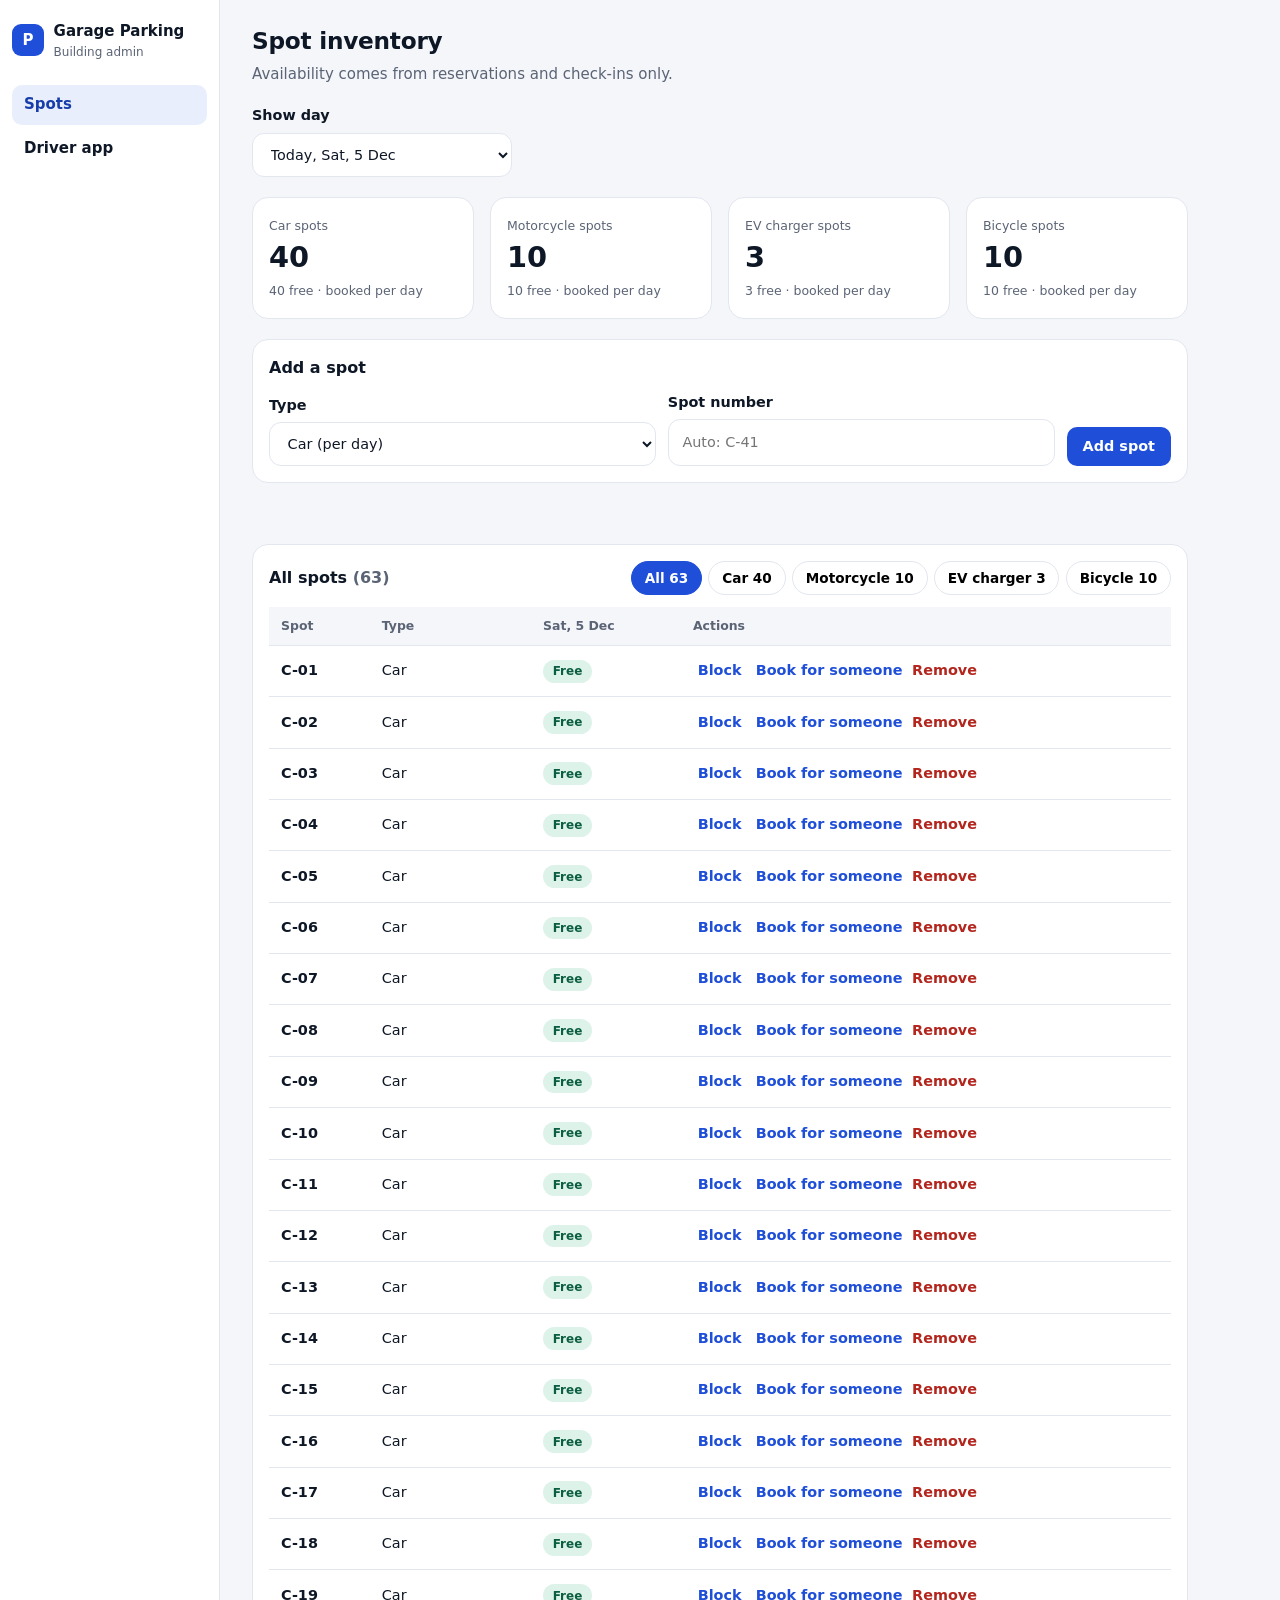
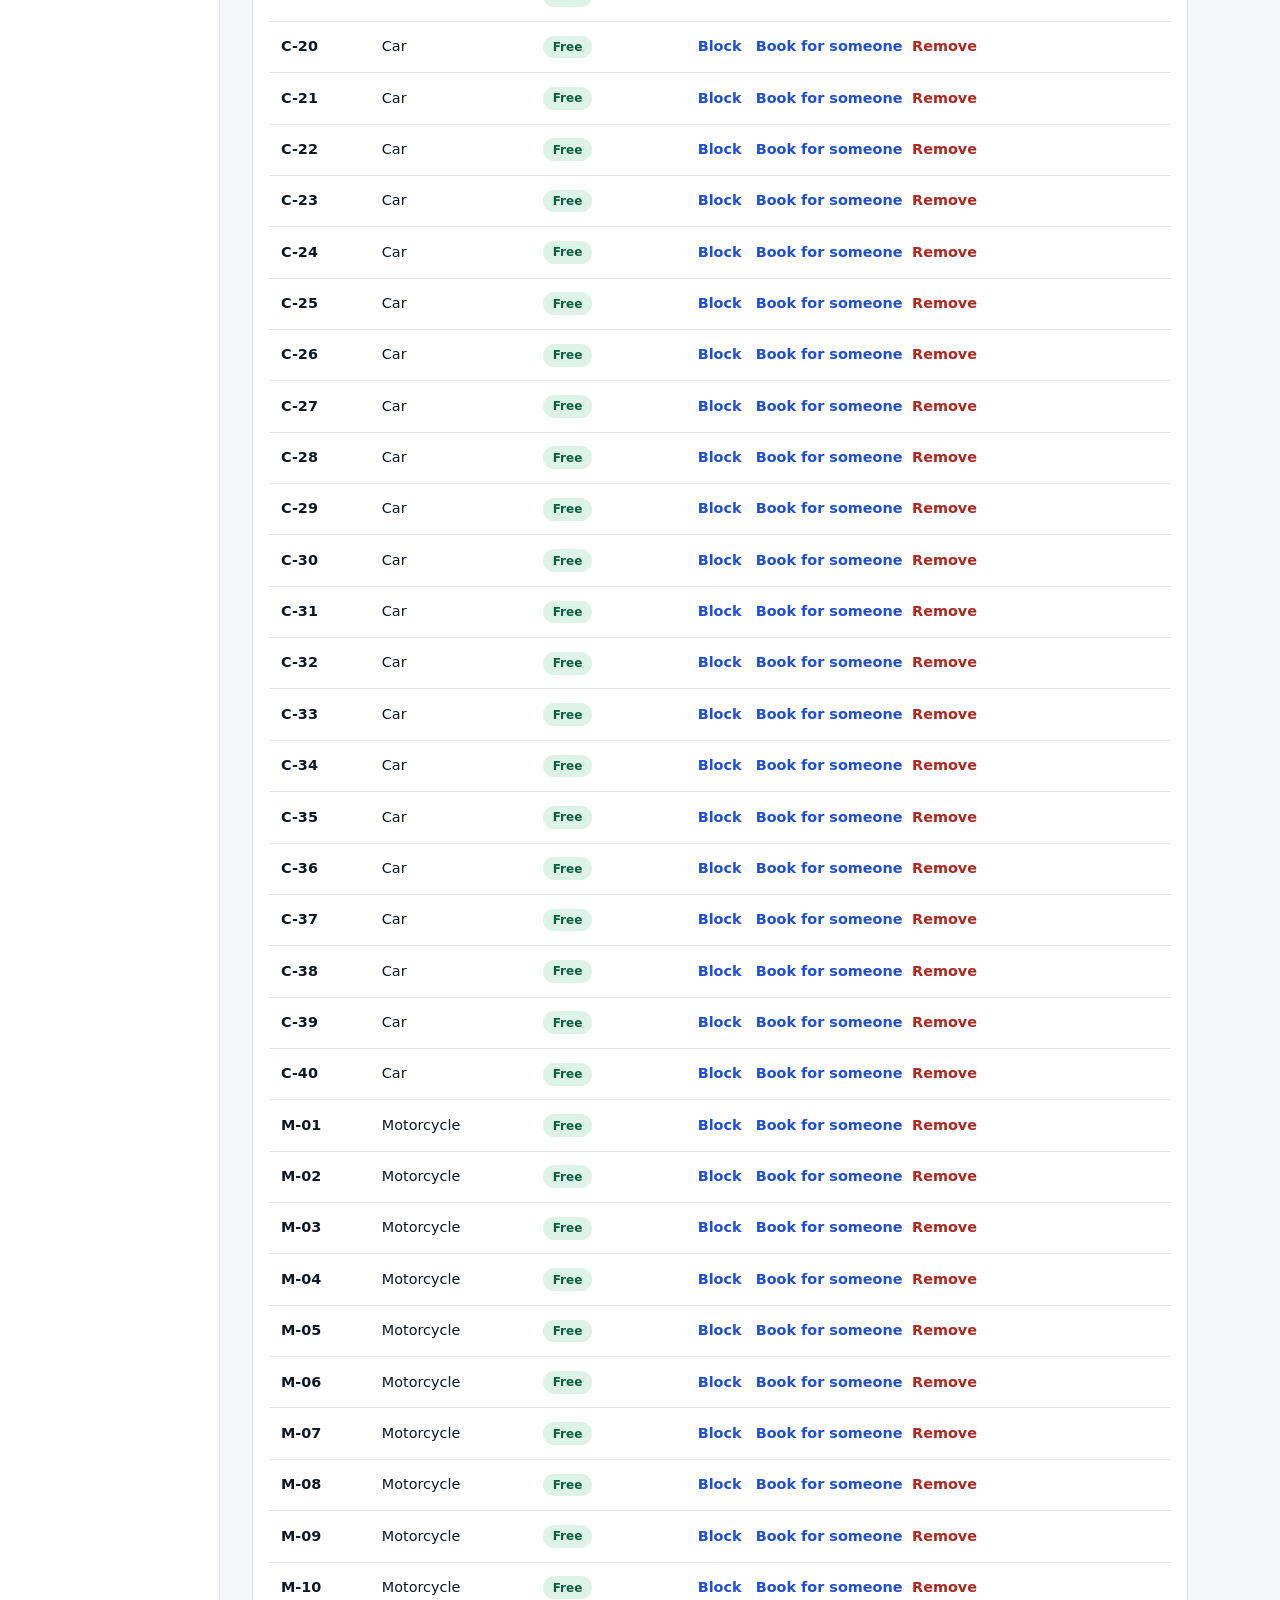
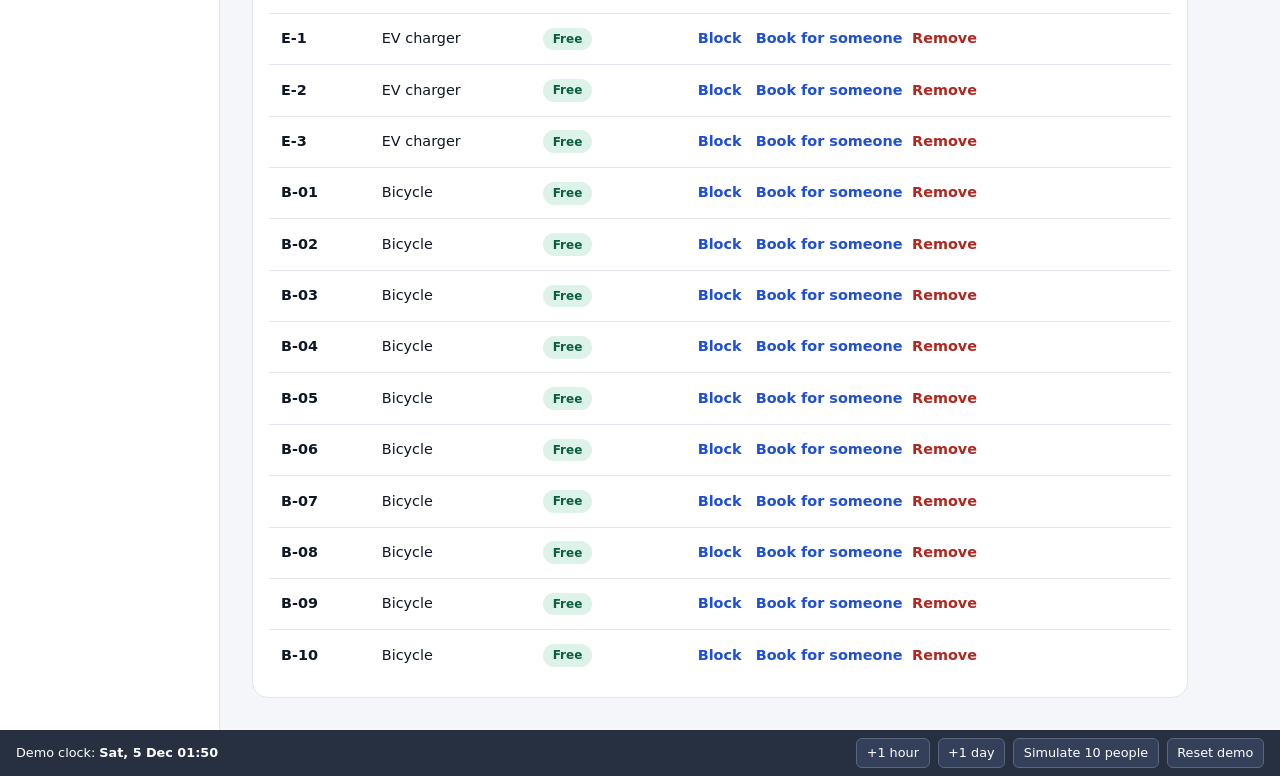
<file: mockup/admin-spots.html>
<!doctype html>
<!-- Screen 5: Admin - spot inventory. Status per spot for a day; add, remove, block, book for someone.
     Anyone can look; every change asks for admin sign-on first (Spec.md). -->
<html lang="en">
<head>
  <meta charset="utf-8">
  <meta name="viewport" content="width=device-width, initial-scale=1">
  <title>Spots - Garage Parking admin</title>
  <link rel="stylesheet" href="style.css">
</head>
<body>
  <div class="admin">
    <aside class="side"></aside>
    <main class="content">
      <div><h1>Spot inventory</h1><p class="sub">Availability comes from reservations and check-ins only.</p></div>
      <label class="field day-pick">Show day <select id="day"></select></label>
      <div class="stats" id="stats"></div>
      <form class="card" id="form">
        <h2 style="margin-bottom:.75rem">Add a spot</h2>
        <div class="form-row">
          <label class="field">Type <select id="type"></select></label>
          <label class="field">Spot number <input type="text" id="num"></label>
          <button class="btn small" type="submit">Add spot</button>
        </div>
      </form>
      <p class="error" id="error" role="alert"></p>
      <section class="card">
        <div class="table-head"><h2 id="total"></h2><div class="filters" id="filters"></div></div>
        <div class="scroll"><table><thead><tr><th>Spot</th><th>Type</th><th id="dayHead"></th><th>Actions</th></tr></thead>
          <tbody id="rows"></tbody></table></div>
      </section>
    </main>
  </div>
  <script src="store.js"></script>
  <script src="ui.js"></script>
  <script>
    const db = UI.admin();
    const $ = (id) => document.getElementById(id);
    let filter = 'all';
    $('day').innerHTML = Store.bookingDays(db).map((d, i) => `<option value="${d}">${i === 0 ? 'Today, ' : ''}${UI.day(d)}</option>`).join('');
    $('type').innerHTML = Object.entries(Store.TYPES).map(([k, t]) => `<option value="${k}">${t.label} (per day)</option>`).join('');
    const day = () => Number($('day').value);

    function render() {
      const of = (k) => db.spots.filter((s) => s.type === k);
      $('stats').innerHTML = Object.entries(Store.TYPES).map(([k, t]) =>
        `<div class="card"><small>${t.label} spots</small><b>${of(k).length}</b>
         <small>${of(k).filter((s) => Store.statusOn(db, s.id, day()) === 'free').length} free · booked per day</small></div>`).join('');
      $('num').placeholder = `Auto: ${Store.nextSpotId(db, $('type').value)}`;
      $('total').innerHTML = `All spots <span class="muted">(${db.spots.length})</span>`;
      $('dayHead').textContent = UI.day(day());
      $('filters').innerHTML = [['all', `All ${db.spots.length}`], ...Object.entries(Store.TYPES).map(([k, t]) => [k, `${t.label} ${of(k).length}`])]
        .map(([k, text]) => `<button type="button" data-filter="${k}" aria-pressed="${k === filter}">${text}</button>`).join('');
      $('rows').innerHTML = db.spots.filter((s) => filter === 'all' || s.type === filter).map((s) => {
        const st = Store.statusOn(db, s.id, day());
        const b = Store.bookingOn(db, s.id, day());
        const who = b && st !== 'blocked' ? ` <span class="muted">${UI.esc(b.driver)}</span>` : '';
        const free = st === 'free'
          ? `<button class="link" type="button" data-block="${s.id}">Block</button>
             <button class="link" type="button" data-for="${s.id}">Book for someone</button>` : '';
        return `<tr><td>${s.id}</td><td>${Store.TYPES[s.type].label}</td>
          <td><span class="pill ${st}">${UI.LABELS[st]}</span>${who}</td>
          <td class="actions">${free}<button class="link-danger" type="button" data-remove="${s.id}">Remove</button></td></tr>`;
      }).join('');
    }

    // Run a change; show any error (e.g. "just taken") and redraw.
    function change(fn) {
      UI.asAdmin(db, () => {
        try { fn(); $('error').textContent = ''; } catch (err) { $('error').textContent = err.message; }
        render();
      });
    }

    $('day').addEventListener('change', render);
    $('type').addEventListener('change', render);
    $('form').addEventListener('submit', (e) => {
      e.preventDefault();
      change(() => { Store.addSpot(db, $('type').value, $('num').value); $('num').value = ''; });
    });
    document.querySelector('.content').addEventListener('click', (e) => {
      const b = e.target.closest('button');
      if (!b) return;
      if (b.dataset.filter) { filter = b.dataset.filter; render(); }
      if (b.dataset.remove) change(() => Store.removeSpot(db, b.dataset.remove));
      if (b.dataset.block) change(() => Store.blockSpot(db, b.dataset.block, day()));
      if (b.dataset.for) {
        UI.asAdmin(db, () => {
          const m = UI.modal(`<h2>Book ${b.dataset.for} for someone</h2><p>${UI.day(day())}, all day.</p>
            <form id="forForm"><label class="field">Their name <input type="text" id="forName" placeholder="e.g. Jordan Blake" required></label>
            <div class="stack"><button class="btn" type="submit">Book spot</button><button class="btn ghost" type="button" data-close>Cancel</button></div></form>`);
          m.querySelector('#forName').focus();
          m.querySelector('#forForm').addEventListener('submit', (ev) => {
            ev.preventDefault();
            const name = m.querySelector('#forName').value;
            m.close();
            change(() => Store.reserveFor(db, name, b.dataset.for, day()));
          });
        });
      }
    });
    render();
  </script>
</body>
</html>
</file>
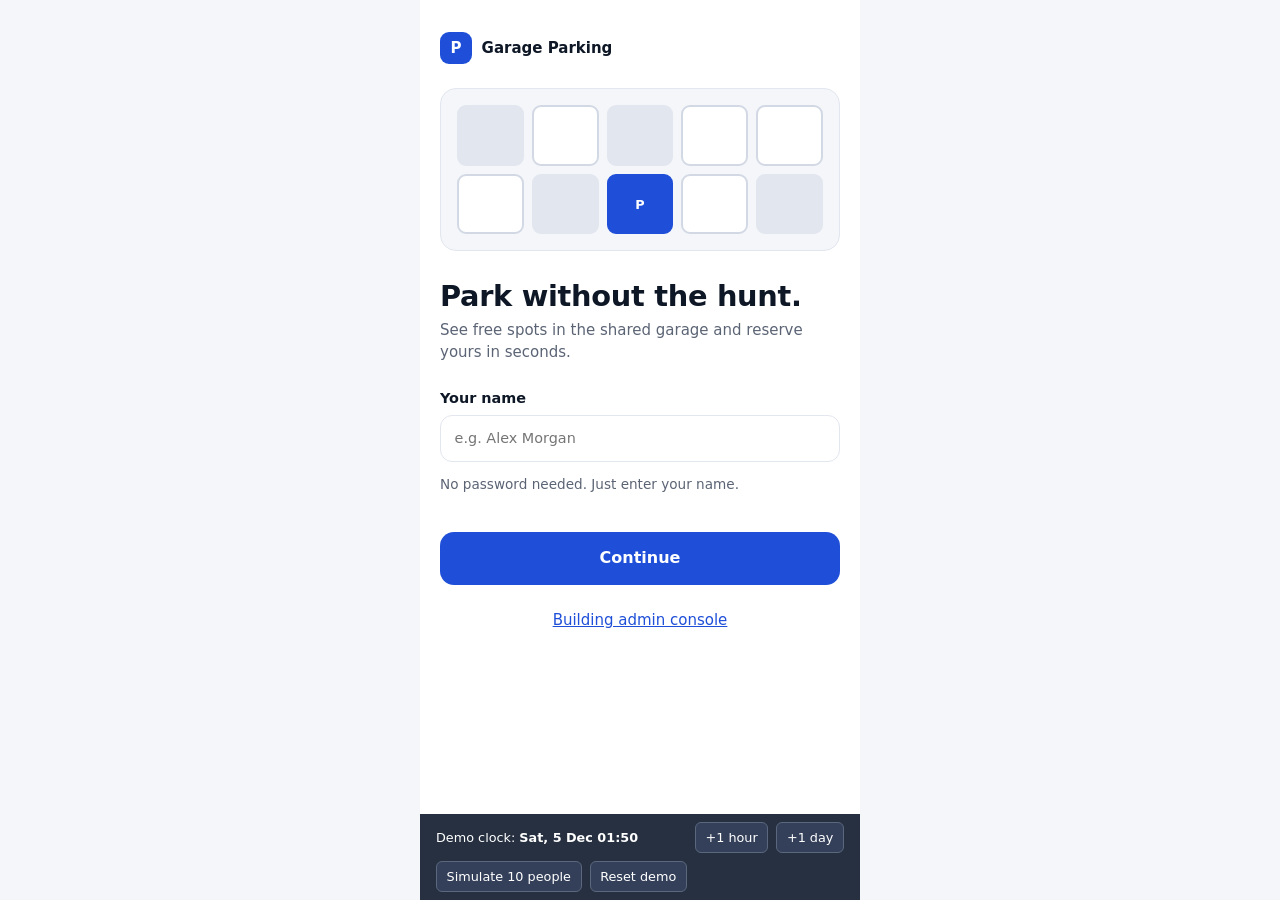
<file: mockup/confirmed.html>
<!doctype html>
<!-- Screen 3: Reservation details. Spot number, check-in, cancel, and the "checked in" state. -->
<html lang="en">
<head>
  <meta charset="utf-8">
  <meta name="viewport" content="width=device-width, initial-scale=1">
  <title>Your reservation - Garage Parking</title>
  <link rel="stylesheet" href="style.css">
</head>
<body>
  <div class="phone"><main id="box"></main></div>
  <script src="store.js"></script>
  <script src="ui.js"></script>
  <script>
    const db = UI.driver('Your reservation');
    function render() {
      const id = Number(new URLSearchParams(location.search).get('id'));
      const r = db.reservations.find((x) => x.id === id && x.driver === db.currentDriver);
      const box = document.getElementById('box');
      if (!r) { box.innerHTML = '<p>Reservation not found.</p><a class="btn ghost" href="find.html">Back to search</a>'; return; }
      const t = Store.TYPES[r.type].label;
      if (r.status === 'checked-in') {
        box.innerHTML = `<div class="center"><div class="done-icon">&#10003;</div><h2>You're checked in</h2>
          <div class="spot-number"><span class="eyebrow">Park in spot</span><b>${r.spotId}</b></div>
          <p class="muted">${t} · ${UI.day(r.start)} · All day</p></div>
          <p style="margin-top:1rem"><a class="btn" href="find.html">Done</a></p>`;
        return;
      }
      const deadline = UI.time(Store.releaseDeadline(r));
      const titles = { reserved: 'Spot reserved', released: 'Reservation released', cancelled: 'Reservation cancelled' };
      let actions = '';
      if (r.status === 'reserved') {
        actions = (Store.canCheckIn(db, r)
          ? `<button class="btn" type="button" id="checkin">I've arrived, check in</button>`
          : `<button class="btn" type="button" disabled>Check-in opens ${UI.day(r.start)}</button>`)
          + `<button class="btn ghost danger" type="button" id="cancel">Cancel reservation</button>`;
      }
      const note = {
        reserved: `Not checked in by ${deadline}? The spot goes back to the pool for your colleagues.`,
        released: `Not checked in by ${deadline}: the spot went back to the pool.`,
        cancelled: 'You cancelled this reservation. The spot is free again and this does not count as a no-show.',
      }[r.status];
      box.innerHTML = `<div class="card">
        <h2>${titles[r.status]}</h2>
        <p class="muted">${r.status === 'reserved' ? `It's held for you, ${UI.esc(r.driver)}.` : `<span class="pill ${r.status}">${UI.LABELS[r.status]}</span>`}</p>
        <div class="spot-number"><span class="eyebrow">Your spot number</span><b>${r.spotId}</b></div>
        <dl class="facts"><dt>Vehicle</dt><dd>${t}</dd><dt>Day</dt><dd>${UI.day(r.start)}</dd>
          <dt>Time</dt><dd>All day</dd><dt>Check in by</dt><dd>${deadline}</dd></dl>
        <p class="note">${note}</p>
        <div class="stack">${actions}<a class="btn ghost" href="find.html">Back to search</a></div></div>`;
      const c = document.getElementById('checkin');
      if (c) c.addEventListener('click', () => { Store.checkIn(db, r.id); render(); });
      const x = document.getElementById('cancel');
      if (x) x.addEventListener('click', () => { Store.cancel(db, r.id, db.currentDriver); render(); });
    }
    if (db) render(); // no db = nobody signed in, the page is already going to sign-in
  </script>
</body>
</html>
</file>
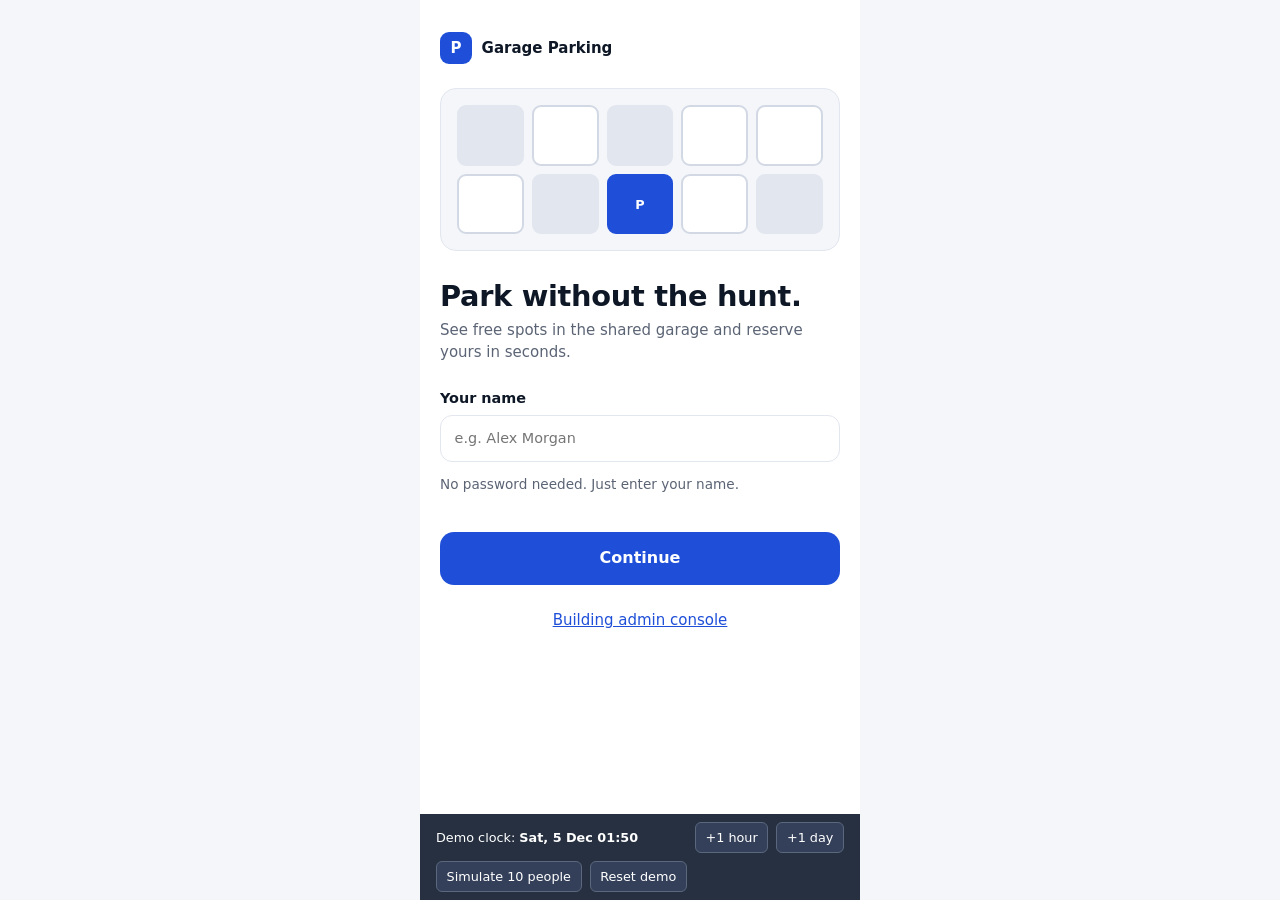
<file: mockup/find.html>
<!doctype html>
<!-- Screen 2: Find a spot. Pick vehicle and day (up to 7 days ahead), see free and booked spots, reserve. -->
<html lang="en">
<head>
  <meta charset="utf-8">
  <meta name="viewport" content="width=device-width, initial-scale=1">
  <title>Find a spot - Garage Parking</title>
  <link rel="stylesheet" href="style.css">
</head>
<body>
  <div class="phone">
    <main>
      <p class="label">Vehicle</p><div class="choices" id="types"></div>
      <p class="label">Day</p><div class="days" id="days"></div>
      <section class="card pick">
        <div class="pick-head"><h2>Pick a spot</h2><span class="free-count" id="count"></span></div>
        <div class="legend"><span>Free</span><span class="t">Booked</span><span class="s">Selected</span></div>
        <div class="grid" id="grid"></div>
      </section>
      <p class="error" id="error" role="alert"></p>
      <div class="sticky"><button class="btn" id="reserve" type="button" disabled>Select a free spot</button></div>
    </main>
  </div>
  <script src="store.js"></script>
  <script src="ui.js"></script>
  <script>
    const db = UI.driver('Find a spot');
    if (db) { // no db = nobody signed in, the page is already going to sign-in
    const days = Store.bookingDays(db);
    const state = { type: 'car', day: days[0], spot: null };
    const $ = (id) => document.getElementById(id);
    const start = () => Store.startFor(db, state.day);

    function render() {
      $('types').innerHTML = Object.entries(Store.TYPES).map(([k, t]) =>
        `<button type="button" class="choice" data-type="${k}" aria-pressed="${k === state.type}">${UI.ICONS[k]}<b>${t.label}</b><small>${Store.freeSpots(db, k, start()).length} free</small></button>`).join('');
      $('days').innerHTML = days.map((d, i) => {
        const [wd, ...rest] = UI.day(d).replace(',', '').split(' ');
        return `<button type="button" class="choice day" data-day="${d}" aria-pressed="${d === state.day}"><b>${i === 0 ? 'Today' : wd}</b><small>${i === 0 ? `${wd} ${rest[0]}` : rest.join(' ')}</small></button>`;
      }).join('');
      const all = db.spots.filter((s) => s.type === state.type);
      const free = new Set(Store.freeSpots(db, state.type, start()).map((s) => s.id));
      if (!free.has(state.spot)) state.spot = null;
      $('count').textContent = `${free.size} of ${all.length} free`;
      $('grid').innerHTML = all.map((s) => free.has(s.id)
        ? `<button type="button" class="spot" data-spot="${s.id}" aria-pressed="${s.id === state.spot}">${s.id}</button>`
        : `<button type="button" class="spot taken" disabled aria-label="${s.id} booked">${s.id}</button>`).join('');
      $('reserve').disabled = !state.spot;
      $('reserve').textContent = state.spot ? `Reserve spot ${state.spot}` : 'Select a free spot';
    }

    // One click handler for all the buttons on this screen.
    document.querySelector('main').addEventListener('click', (e) => {
      const b = e.target.closest('button');
      if (!b || b.disabled) return;
      if (b.dataset.type) { state.type = b.dataset.type; state.spot = null; }
      if (b.dataset.day) { state.day = Number(b.dataset.day); state.spot = null; }
      if (b.dataset.spot) { state.spot = b.dataset.spot; }
      if (b.id === 'reserve') {
        try { const r = Store.reserve(db, db.currentDriver, state.spot, start()); location.href = `confirmed.html?id=${r.id}`; return; }
        catch (err) { $('error').textContent = err.message; } // e.g. someone else just took it: grid redraws below
      } else { $('error').textContent = ''; }
      render();
    });

    // Spec: after 3 no-shows the app shows a reminder (once per sign-in).
    if (Store.showNoShowWarning(db, db.currentDriver) && !db.noShowSeen) {
      const m = UI.modal(`<h2>You've missed ${Store.noShows(db, db.currentDriver)} reservations</h2>
        <p>Unused reservations block spots your colleagues could have used. Please only reserve when you plan to come, check in within 2 hours of the start, or cancel if your plans change.</p>
        <button class="btn" type="button" data-close>Got it</button>`);
      m.querySelector('[data-close]').addEventListener('click', () => Store.dismissNoShow(db));
    }
    render();
    }
  </script>
</body>
</html>
</file>
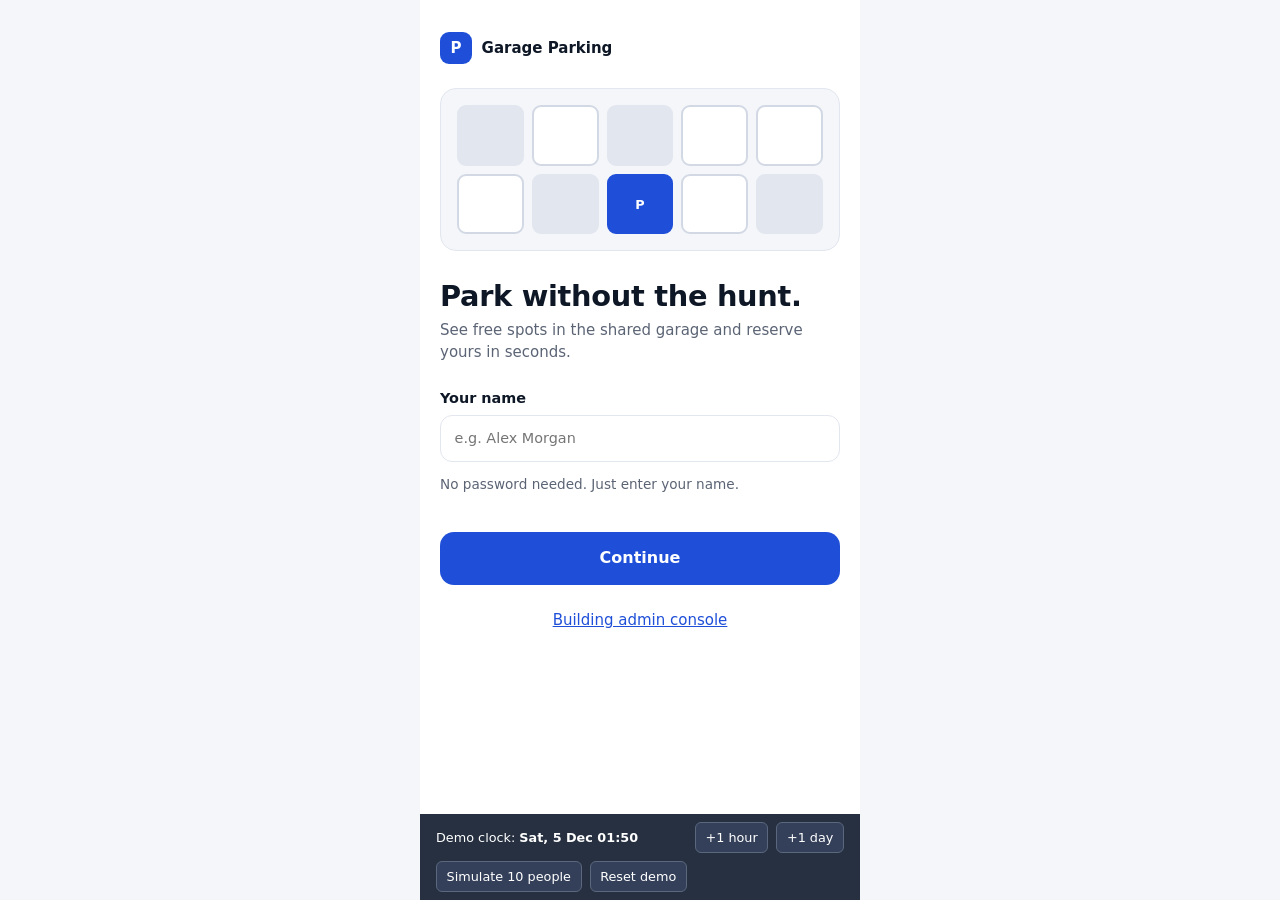
<file: mockup/reservation.html>
<!doctype html>
<!-- Screen 4: My reservations. View your own reservations, open one to check in, or cancel. -->
<html lang="en">
<head>
  <meta charset="utf-8">
  <meta name="viewport" content="width=device-width, initial-scale=1">
  <title>My reservations - Garage Parking</title>
  <link rel="stylesheet" href="style.css">
</head>
<body>
  <div class="phone"><main id="list"></main></div>
  <script src="store.js"></script>
  <script src="ui.js"></script>
  <script>
    const db = UI.driver('My reservations');
    function render() {
      const mine = Store.reservationsOf(db, db.currentDriver);
      document.getElementById('list').innerHTML = mine.length ? mine.map((r) =>
        `<div class="card res"><a class="num" href="confirmed.html?id=${r.id}">${r.spotId}</a>
          <a class="info" href="confirmed.html?id=${r.id}">${Store.TYPES[r.type].label} · ${UI.day(r.start)} · All day<br>
          <span class="pill ${r.status}">${UI.LABELS[r.status]}</span></a>
          ${r.status === 'reserved' ? `<button class="link-danger" type="button" data-cancel="${r.id}">Cancel</button>` : ''}</div>`).join('')
        : '<p class="muted">No reservations yet. <a href="find.html">Find a spot</a></p>';
    }
    document.getElementById('list').addEventListener('click', (e) => {
      const b = e.target.closest('[data-cancel]');
      if (b) { Store.cancel(db, Number(b.dataset.cancel), db.currentDriver); render(); }
    });
    if (db) render(); // no db = nobody signed in, the page is already going to sign-in
  </script>
</body>
</html>
</file>
<file: mockup/style.css>
/* style.css - shared look for all screens, following "Garage Parking App Prototype.html".
   Driver screens: a phone-width column. Admin screens: sidebar + content. */
:root {
  --blue: #1f4fd8; --blue-text: #173daa; --blue-soft: #e8eefc;
  --text: #0e1726; --muted: #5b6475; --line: #e2e6ee; --bg: #f4f6fa; --card: #fff;
  --free-line: #9db0d6; --taken: #e2e6ee;
  --green-soft: #ddf3ea; --green-text: #0b5e41; --grey-soft: #edeff3; --grey-text: #3a4352;
  --warn-soft: #fff4d6; --warn-text: #7a5600; --error: #b3261e;
}
* { box-sizing: border-box; }
body { margin: 0; font: 15px/1.5 Inter, system-ui, -apple-system, "Segoe UI", Roboto, sans-serif; background: var(--bg); color: var(--text); }
h1 { font-size: 1.45rem; font-weight: 800; margin: 0; letter-spacing: -.01em; }
h2 { font-size: 1rem; font-weight: 800; margin: 0; }
p { margin: 0; }
a { color: var(--blue); }
.muted { color: var(--muted); }
.label { font-size: .85rem; font-weight: 700; color: var(--muted); margin: 1.25rem 0 .5rem; }
.error { color: var(--error); font-weight: 600; min-height: 1.4em; margin: .5rem 0; }
.card { background: var(--card); border: 1px solid var(--line); border-radius: 16px; padding: 1rem; }

/* Logo: blue "P" tile */
.logo { display: flex; align-items: center; gap: .6rem; font-weight: 800; color: var(--text); text-decoration: none; }
.logo i { display: grid; place-items: center; width: 32px; height: 32px; border-radius: 9px; background: var(--blue); color: #fff; font-style: normal; font-weight: 800; }
.logo small { display: block; font-size: .75rem; font-weight: 500; color: var(--muted); }

/* Buttons */
.btn { display: block; width: 100%; padding: .9rem 1rem; font: inherit; font-size: 1rem; font-weight: 700; text-align: center; border: 0; border-radius: 14px; background: var(--blue); color: #fff; cursor: pointer; text-decoration: none; }
.btn:disabled { background: #b8c0cc; cursor: default; }
.btn.ghost { background: transparent; color: var(--blue); }
.btn.small { display: inline-block; width: auto; padding: .55rem 1rem; font-size: .9rem; border-radius: 10px; }
input[type=text], input[type=password], select { display: block; width: 100%; padding: .75rem .85rem; font: inherit; border: 1px solid var(--line); border-radius: 12px; background: #fff; color: var(--text); }
input:focus, select:focus, button:focus-visible { outline: 2px solid var(--blue); outline-offset: 2px; }
.field { display: block; font-weight: 700; font-size: .9rem; margin-bottom: .75rem; }
.field input, .field select { margin-top: .35rem; font-weight: 400; }

/* ---------- Driver app ---------- */
.phone { max-width: 440px; margin: 0 auto; min-height: 100vh; background: var(--card); display: flex; flex-direction: column; }
.phone main { flex: 1; padding: 1rem 1.25rem 1.5rem; background: var(--bg); }
.app-head { display: flex; justify-content: space-between; align-items: center; padding: 1rem 1.25rem .75rem; background: var(--card); border-bottom: 1px solid var(--line); }
.hello { font-size: .85rem; color: var(--muted); }
.avatar { width: 40px; height: 40px; border-radius: 50%; border: 0; background: var(--blue-soft); color: var(--blue-text); font: inherit; font-weight: 800; cursor: pointer; }
.tabs { display: flex; gap: 1.25rem; padding: 0 1.25rem; background: var(--card); border-bottom: 1px solid var(--line); }
.tabs a { padding: .6rem 0; color: var(--muted); font-weight: 600; text-decoration: none; border-bottom: 2px solid transparent; }
.tabs a[aria-current="page"] { color: var(--blue); border-color: var(--blue); }

/* Sign-in screen */
.welcome { padding: 2rem 1.25rem; display: flex; flex-direction: column; gap: 1.5rem; flex: 1; }
.hero { display: grid; grid-template-columns: repeat(5, 1fr); gap: .5rem; padding: 1rem; background: var(--bg); border: 1px solid var(--line); border-radius: 16px; }
.hero span { aspect-ratio: 1.1; border-radius: 9px; border: 2px solid #d3d9e4; background: #fff; }
.hero span.t { background: var(--taken); border-color: var(--taken); }
.hero span.p { background: var(--blue); border-color: var(--blue); color: #fff; display: grid; place-items: center; font-weight: 800; font-size: .8rem; }
.welcome h1 { font-size: 1.8rem; }
.hint { font-size: .85rem; color: var(--muted); margin-top: .4rem; }

/* Vehicle cards and day chips */
.choices { display: grid; grid-template-columns: repeat(2, 1fr); gap: .5rem; }
.choices .choice { display: grid; grid-template-columns: auto 1fr; column-gap: .6rem; align-items: center; }
.choices .choice svg { grid-row: span 2; margin: 0; }
/* 8 days (today + 7): a row you can swipe sideways */
.days { display: flex; gap: .5rem; overflow-x: auto; padding-bottom: .25rem; }
.days .day { flex: 0 0 76px; }
.choice { text-align: left; padding: .75rem; border: 2px solid var(--line); border-radius: 16px; background: #fff; color: var(--text); font: inherit; cursor: pointer; }
.choice svg { width: 22px; height: 22px; display: block; margin-bottom: .5rem; }
.choice b { display: block; font-size: .9rem; }
.choice small { font-size: .8rem; color: var(--muted); }
.choice[aria-pressed="true"] { background: var(--blue); border-color: var(--blue); color: #fff; }
.choice[aria-pressed="true"] small { color: #dbe4fb; }
.day { text-align: center; padding: .5rem .25rem; border-radius: 14px; }
.day[aria-pressed="true"] { background: var(--blue-soft); color: var(--blue-text); border-color: var(--blue); }
.day[aria-pressed="true"] small { color: var(--blue-text); }
.slots { display: grid; grid-template-columns: repeat(5, 1fr); gap: .4rem; }
.slot { padding: .5rem 0; border: 2px solid var(--line); border-radius: 10px; background: #fff; font: inherit; font-size: .85rem; font-weight: 700; color: var(--text); cursor: pointer; }
.slot[aria-pressed="true"] { background: var(--blue-soft); border-color: var(--blue); color: var(--blue-text); }
.slot:disabled { color: #b0b7c3; background: var(--bg); cursor: default; }

/* Spot grid */
.pick { margin-top: 1.25rem; }
.pick-head { display: flex; justify-content: space-between; align-items: baseline; }
.free-count { color: var(--green-text); font-weight: 700; font-size: .9rem; }
.legend { display: flex; gap: 1rem; font-size: .8rem; color: var(--muted); margin: .6rem 0 .75rem; }
.legend span::before { content: ""; display: inline-block; width: 12px; height: 12px; border-radius: 3px; margin-right: .35rem; vertical-align: -1px; border: 1px solid var(--free-line); background: #fff; }
.legend .t::before { background: var(--taken); border-color: var(--taken); }
.legend .s::before { background: var(--blue); border-color: var(--blue); }
.grid { display: grid; grid-template-columns: repeat(5, 1fr); gap: .5rem; }
.spot { padding: .7rem 0; border-radius: 10px; font: inherit; font-size: .82rem; font-weight: 700; border: 1px solid var(--free-line); background: #fff; color: var(--blue-text); cursor: pointer; }
.spot.taken { background: var(--taken); border-color: var(--taken); color: var(--muted); font-weight: 600; cursor: not-allowed; }
.spot[aria-pressed="true"] { background: var(--blue); border-color: var(--blue); color: #fff; font-weight: 800; }
.sticky { position: sticky; bottom: 0; padding: .75rem 0 .25rem; background: linear-gradient(transparent, var(--bg) 30%); }

/* Reservation and check-in screens */
.eyebrow { font-size: .85rem; font-weight: 700; color: var(--muted); }
.spot-number { text-align: center; padding: 1.25rem; margin: 1rem 0; border-radius: 16px; background: var(--blue-soft); }
.spot-number b { display: block; font-size: 3.2rem; font-weight: 800; color: var(--blue-text); line-height: 1.1; }
.facts { display: grid; grid-template-columns: auto 1fr; gap: .45rem 1rem; margin: 0 0 1rem; }
.facts dt { color: var(--muted); }
.facts dd { margin: 0; font-weight: 700; text-align: right; }
.note { font-size: .88rem; padding: .75rem .9rem; border-radius: 12px; background: var(--warn-soft); color: var(--warn-text); margin-bottom: 1rem; }
.done-icon { width: 64px; height: 64px; border-radius: 50%; background: var(--green-soft); color: var(--green-text); display: grid; place-items: center; font-size: 2rem; margin: 1rem auto; }
.center { text-align: center; }
.stack > * + * { margin-top: .6rem; }

/* My reservations list */
.res { display: flex; gap: 1rem; align-items: center; text-decoration: none; color: var(--text); margin-bottom: .6rem; }
.res .num { font-size: 1.3rem; font-weight: 800; min-width: 4rem; color: var(--blue-text); }
.res .info { flex: 1; font-size: .9rem; }

/* Status pills (same colours as the design's admin table) */
.pill { display: inline-block; font-size: .75rem; font-weight: 700; padding: .15rem .6rem; border-radius: 13px; }
.pill.free { background: var(--green-soft); color: var(--green-text); }
.pill.reserved { background: var(--blue-soft); color: var(--blue-text); }
.pill.checked-in { background: var(--grey-soft); color: var(--grey-text); }
.pill.released, .pill.warn { background: var(--warn-soft); color: var(--warn-text); }
.pill.blocked { background: #fde7e5; color: var(--error); }
.pill.cancelled { background: var(--grey-soft); color: var(--muted); text-decoration: line-through; }

/* No-show reminder pop-up */
.overlay { position: fixed; inset: 0; background: rgba(14, 23, 38, .45); display: grid; place-items: end center; padding: 1rem; }
.modal { background: #fff; border-radius: 20px; padding: 1.25rem; max-width: 420px; width: 100%; }
.modal h2 { font-size: 1.15rem; margin-bottom: .5rem; }
.modal p { color: var(--muted); margin-bottom: 1rem; }
.sim-log { margin: 0 0 1rem; padding-left: 1.1rem; font-size: .88rem; max-height: 50vh; overflow-y: auto; }
.sim-log li { margin-bottom: .25rem; }

/* ---------- Admin console ---------- */
.admin { display: grid; grid-template-columns: 220px 1fr; min-height: 100vh; }
.side { background: var(--card); border-right: 1px solid var(--line); padding: 1.25rem .75rem; }
.side nav { margin-top: 1.5rem; display: flex; flex-direction: column; gap: .25rem; }
.side nav a { padding: .55rem .75rem; border-radius: 10px; color: var(--text); font-weight: 600; text-decoration: none; }
.side nav a[aria-current="page"] { background: var(--blue-soft); color: var(--blue-text); }
.content { padding: 1.5rem 2rem 2rem; max-width: 1000px; }
.content > * + * { margin-top: 1.25rem; }
.sub { color: var(--muted); margin-top: .25rem; }
.stats { display: grid; grid-template-columns: repeat(4, 1fr); gap: 1rem; }
.stats b { display: block; font-size: 1.8rem; font-weight: 800; }
.stats small { color: var(--muted); }
.form-row { display: grid; grid-template-columns: 1fr 1fr auto; gap: .75rem; align-items: end; }
.form-row .field { margin: 0; }
.table-head { display: flex; justify-content: space-between; align-items: center; gap: 1rem; flex-wrap: wrap; margin-bottom: .75rem; }
.filters { display: flex; gap: .4rem; flex-wrap: wrap; }
.filters button { padding: .35rem .8rem; border-radius: 99px; border: 1px solid var(--line); background: #fff; font: inherit; font-size: .85rem; font-weight: 700; cursor: pointer; }
.filters button[aria-pressed="true"] { background: var(--blue); border-color: var(--blue); color: #fff; }
table { width: 100%; border-collapse: collapse; font-size: .9rem; }
th { text-align: left; font-size: .78rem; color: var(--muted); font-weight: 700; padding: .6rem .75rem; background: var(--bg); }
td { padding: .7rem .75rem; border-top: 1px solid var(--line); }
td:first-child { font-weight: 800; }
.link-danger, .link, .side-link { border: 0; background: none; color: var(--error); font: inherit; font-weight: 600; cursor: pointer; padding: .2rem .3rem; }
.link { color: var(--blue); }
.side-link { color: var(--muted); text-align: left; padding: .55rem .75rem; }
.actions { white-space: nowrap; }
.btn.danger { color: var(--error); }
.day-pick { max-width: 260px; }
.res a { color: inherit; text-decoration: none; }
.who { display: flex; align-items: center; gap: .6rem; }
.who i { display: grid; place-items: center; width: 30px; height: 30px; border-radius: 50%; background: var(--blue-soft); color: var(--blue-text); font-style: normal; font-weight: 800; font-size: .8rem; }
.scroll { overflow-x: auto; }

/* Admin on phones: sidebar becomes a top bar */
@media (max-width: 760px) {
  .admin { grid-template-columns: 1fr; }
  .side { border-right: 0; border-bottom: 1px solid var(--line); display: flex; justify-content: space-between; align-items: center; padding: .75rem 1rem; }
  .side nav { margin: 0; flex-direction: row; }
  .content { padding: 1rem; }
  .stats { grid-template-columns: 1fr; }
  .form-row { grid-template-columns: 1fr; }
}

/* Demo controls (not part of the design: lets the pitch jump ahead in time) */
.demo { background: #263040; color: #fff; padding: .5rem 1rem; display: flex; flex-wrap: wrap; gap: .5rem; align-items: center; font-size: .8rem; }
.demo button { font: inherit; padding: .3rem .6rem; border-radius: 6px; border: 1px solid #5a677c; background: #34405a; color: #fff; cursor: pointer; }
.demo span { margin-right: auto; }
.admin .demo { grid-column: 1 / -1; }
</file>
